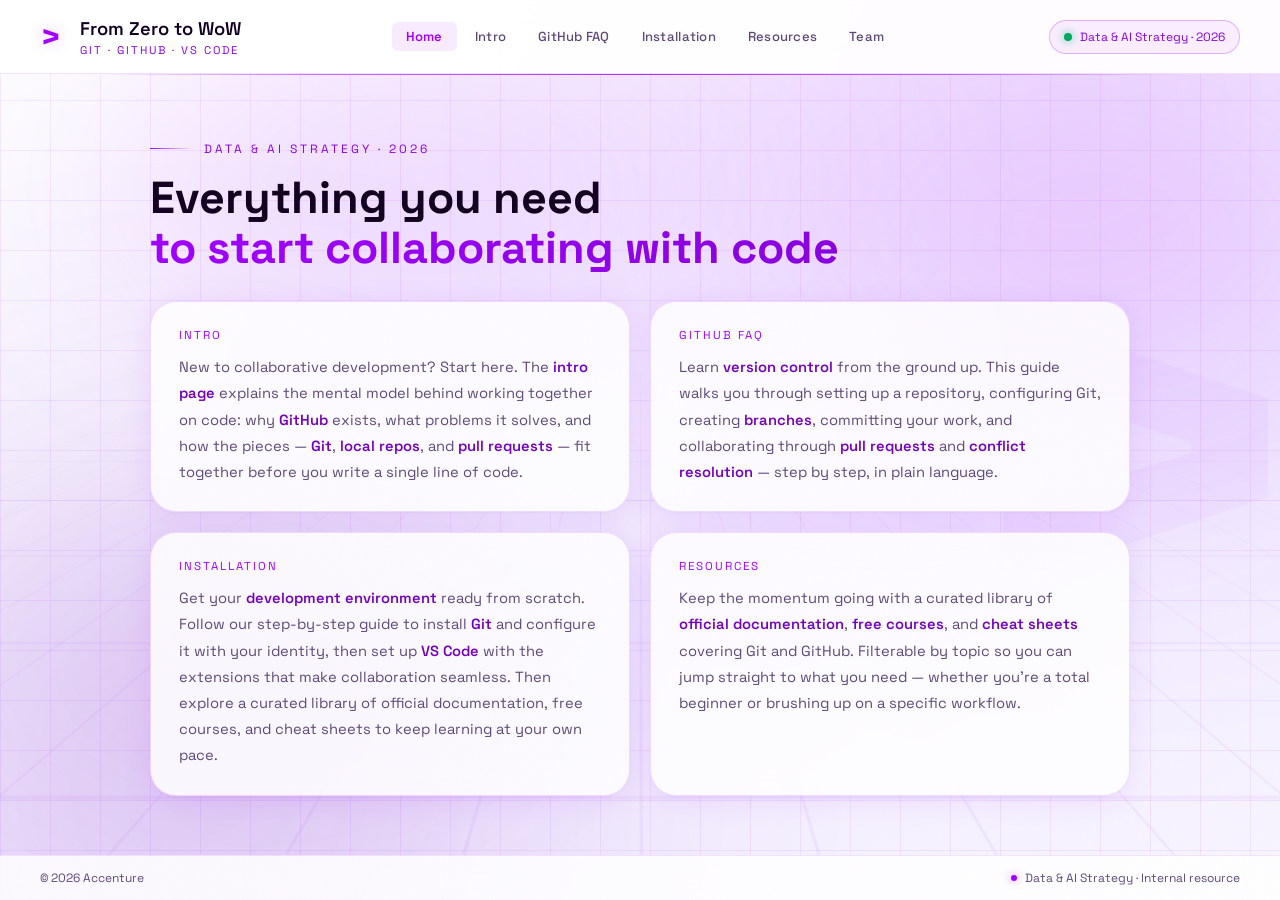
<file: index.html>
<!doctype html>
<html lang="en">
  <head>
    <meta charset="UTF-8" />
    <meta name="viewport" content="width=device-width, initial-scale=1.0" />
    <title>Collaborative Development</title>
    <link rel="icon" type="image/svg+xml" href="assets/favicon.svg" />
    <link
      href="https://fonts.googleapis.com/css2?family=Space+Grotesk:wght@300;400;500;600;700&display=swap"
      rel="stylesheet"
    />
    <link href="styles.css" rel="stylesheet" />
  </head>
  <body>
    <!-- FIXED BACKGROUND LAYERS -->
    <div class="bg-grid"></div>
    <div class="bg-glow bg-glow-1"></div>
    <div class="bg-glow bg-glow-2"></div>
    <div class="bg-symbol">></div>

    <!-- FX: SCANLINES (fixed full-page, CRT overlay) -->
    <div class="fx-scanlines" aria-hidden="true"></div>

    <!-- FX: FILM GRAIN (fixed full-page, SVG noise) -->
    <div class="fx-grain" aria-hidden="true"></div>

    <header id="header">
      <div class="header-left">
        <span class="logo-accent">></span>
        <div class="header-title">
          <h1>From Zero to WoW</h1>
          <div class="header-subtitle">
            Git &middot; GitHub &middot; VS Code
          </div>
        </div>
      </div>
      <nav class="header-nav" aria-label="Site navigation">
        <a href="index.html" class="active">Home</a>
        <a href="pages/intro/intro.html">Intro</a>
        <a href="pages/git-github/git-github.html">GitHub FAQ</a>
        <a href="pages/installation/installation.html">Installation</a>
        <a href="pages/docs/docs.html">Resources</a>
        <a href="pages/team/team.html">Team</a>
      </nav>
      <div class="header-badge">
        <span class="live-dot"></span>
        <span>Data & AI Strategy &middot; 2026</span>
      </div>
    </header>

    <main>
      <!-- FX: AURORA (morphing blobs, screen blend) -->
      <div class="fx-aurora" aria-hidden="true">
        <div class="fx-aurora-1"></div>
        <div class="fx-aurora-2"></div>
        <div class="fx-aurora-3"></div>
        <div class="fx-aurora-4"></div>
      </div>

      <!-- FX: PERSPECTIVE GRID (synthwave floor, bottom) -->
      <div class="fx-perspective-grid" aria-hidden="true"></div>

      <!-- CONTENT -->
      <div class="content-wrapper">
        <div class="kicker">Data &amp; AI Strategy &middot; 2026</div>
        <h2 class="hero-title">
          Everything you need<br />
          <span>to start collaborating with code</span>
        </h2>
        <div class="cards-grid">
          <div class="card">
            <span class="card-eyebrow">Intro</span>
            <p>
              New to collaborative development? Start here. The
              <span
                class="hl"
                data-tip="A shared filing cabinet for your team — everyone accesses the same files, works on their own copy, and brings changes back safely."
                >intro page</span
              >
              explains the mental model behind working together on code: why
              <span
                class="hl"
                data-tip="A version-control platform where your team's codebase lives, with full history of every change ever made."
                >GitHub</span
              >
              exists, what problems it solves, and how the pieces —
              <span
                class="hl"
                data-tip="Your local history tool that tracks every change you make before you share them with the team."
                >Git</span
              >,
              <span
                class="hl"
                data-tip="Your personal copy of the codebase where you make and test changes before sharing."
                >local repos</span
              >, and
              <span
                class="hl"
                data-tip="Proposed changes waiting to be reviewed and merged into the shared codebase."
                >pull requests</span
              >
              &mdash; fit together before you write a single line of code.
            </p>
          </div>
          <div class="card">
            <span class="card-eyebrow">GitHub FAQ</span>
            <p>
              Learn
              <span
                class="hl"
                data-tip="Track every change, branch freely, and never lose your work again."
                >version control</span
              >
              from the ground up. This guide walks you through setting up a
              repository, configuring Git, creating
              <span
                class="hl"
                data-tip="Your own isolated copy of the codebase — experiment freely without affecting anyone else."
                >branches</span
              >, committing your work, and collaborating through
              <span
                class="hl"
                data-tip="The formal way to propose changes and get them reviewed before they land in the shared codebase."
                >pull requests</span
              >
              and
              <span
                class="hl"
                data-tip="When two people edit the same thing, Git flags the clash so you can decide which version to keep."
                >conflict resolution</span
              >
              &mdash; step by step, in plain language.
            </p>
          </div>
          <div class="card">
            <span class="card-eyebrow">Installation</span>
            <p>
              Get your
              <span
                class="hl"
                data-tip="A powerful, free code editor with built-in Git support and a huge extension library."
                >development environment</span
              >
              ready from scratch. Follow our step-by-step guide to install
              <span
                class="hl"
                data-tip="The version-control engine that runs under the hood — required before you can push, pull, or branch anything."
                >Git</span
              >
              and configure it with your identity, then set up
              <span
                class="hl"
                data-tip="A powerful, free code editor with built-in Git support, a terminal, and a huge extension library."
                >VS Code</span
              >
              with the extensions that make collaboration seamless. Then explore
              a curated library of official documentation, free courses, and
              cheat sheets to keep learning at your own pace.
            </p>
          </div>
          <div class="card">
            <span class="card-eyebrow">Resources</span>
            <p>
              Keep the momentum going with a curated library of
              <span
                class="hl"
                data-tip="Straight from the source — Git SCM, GitHub Docs, and VS Code official references."
                >official documentation</span
              >,
              <span
                class="hl"
                data-tip="Structured courses and tutorials available at no cost — learn at your own pace."
                >free courses</span
              >, and
              <span
                class="hl"
                data-tip="Printable quick-reference cards so you never forget the commands you need most."
                >cheat sheets</span
              >
              covering Git and GitHub. Filterable by topic so you can
              jump straight to what you need — whether you&rsquo;re a total
              beginner or brushing up on a specific workflow.
            </p>
          </div>
        </div>
      </div>
    </main>

    <footer>
      <p>&copy; 2026 Accenture</p>
      <p class="footer-pill">
        Data &amp; AI Strategy &middot; Internal resource
      </p>
    </footer>

    <script src="script.js"></script>
  </body>
</html>
</file>
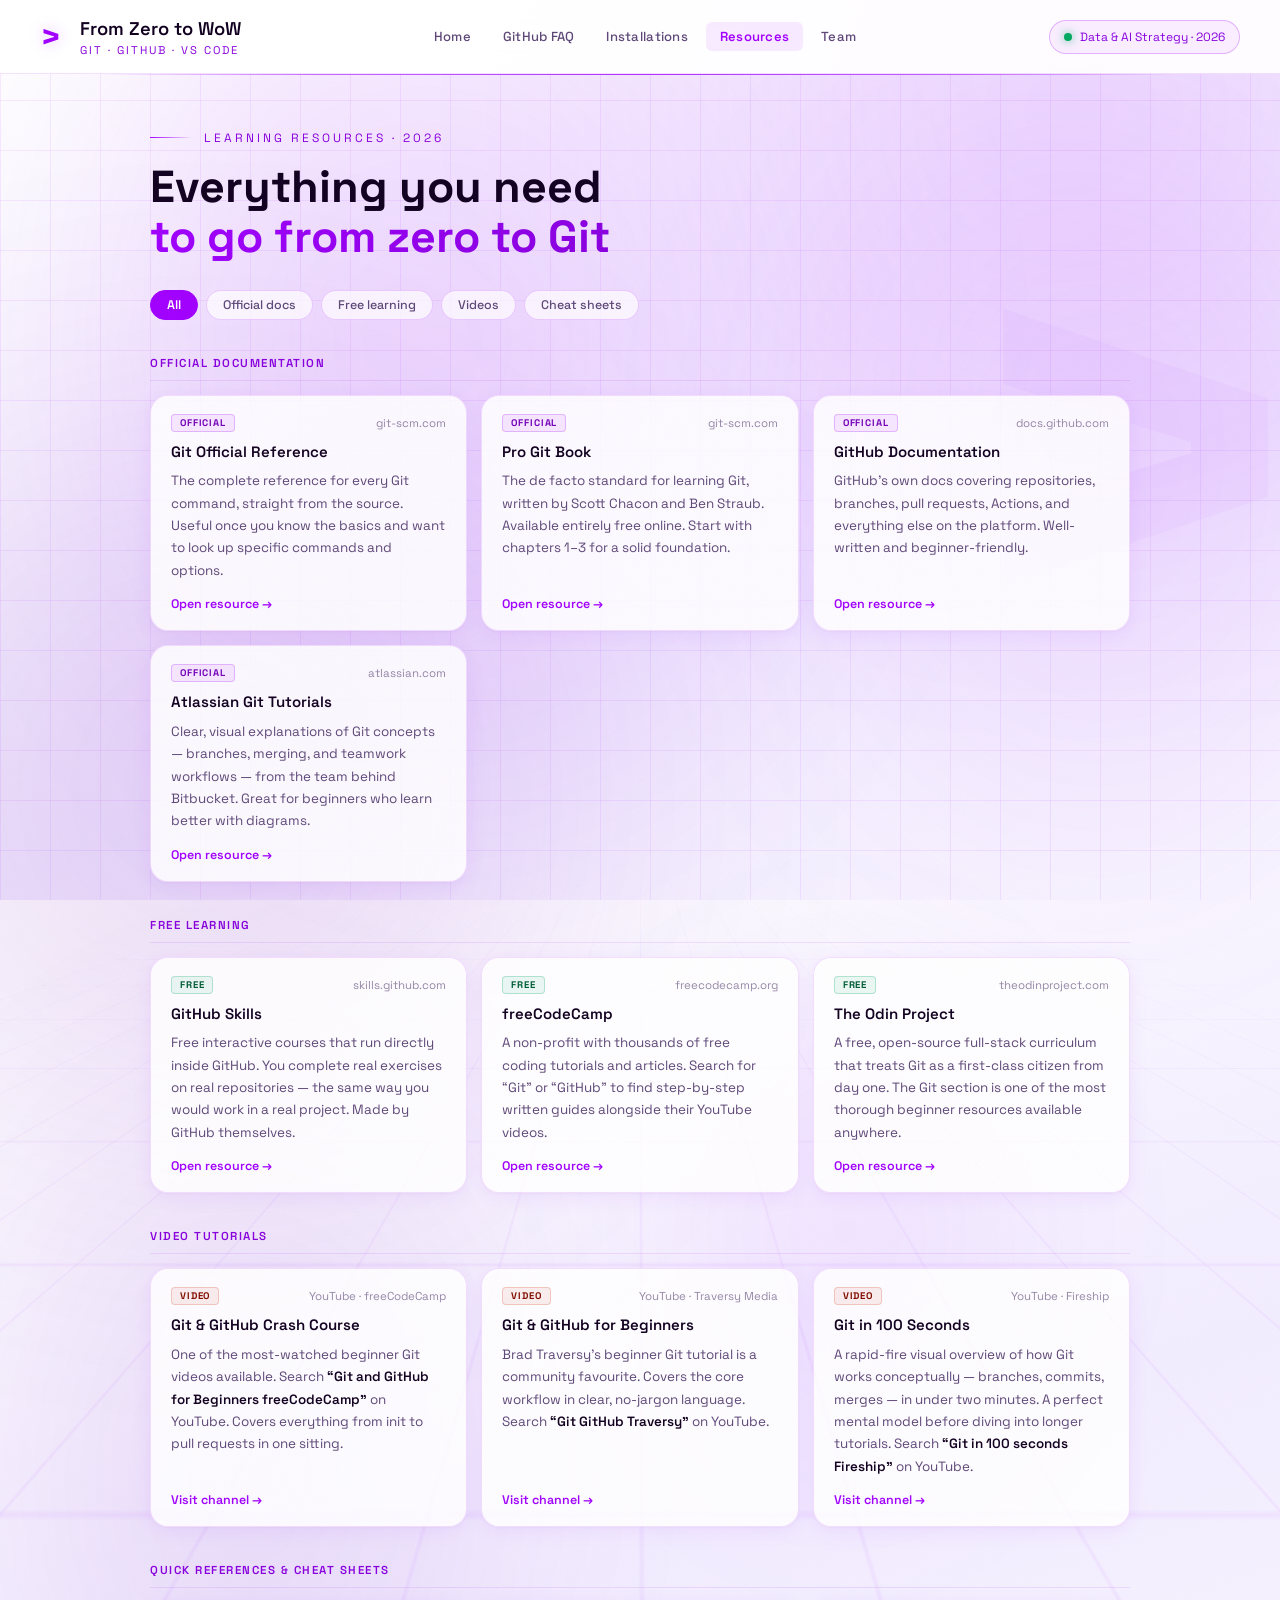
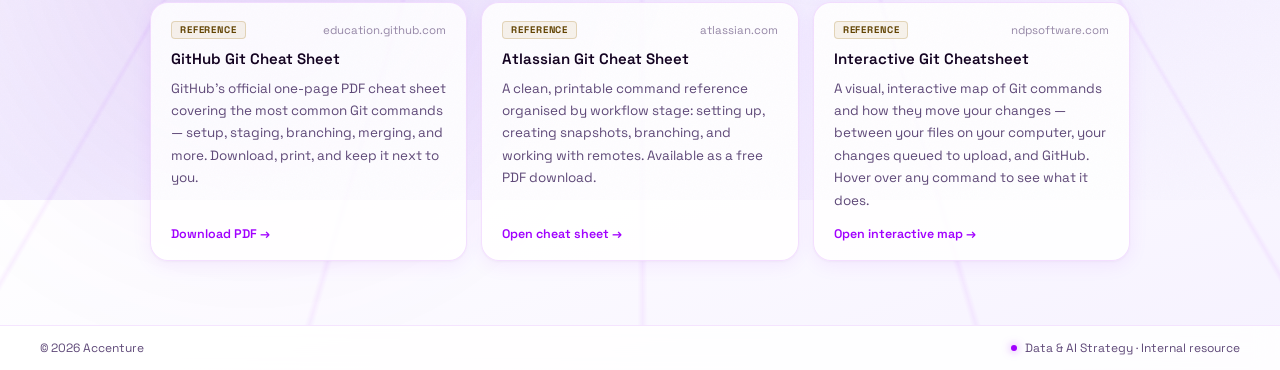
<file: pages/docs.html>
<!doctype html>
<html lang="en">
  <head>
    <meta charset="UTF-8" />
    <meta name="viewport" content="width=device-width, initial-scale=1.0" />
    <title>Collaborative Development</title>
    <link rel="icon" type="image/svg+xml" href="../assets/favicon.svg" />
    <link
      href="https://fonts.googleapis.com/css2?family=Space+Grotesk:wght@300;400;500;600;700&display=swap"
      rel="stylesheet"
    />
    <link href="../styles.css" rel="stylesheet" />
    <link href="docs.css" rel="stylesheet" />
  </head>
  <body class="page-docs">
    <!-- FIXED BACKGROUND LAYERS -->
    <div class="bg-grid"></div>
    <div class="bg-glow bg-glow-1"></div>
    <div class="bg-glow bg-glow-2"></div>
    <div class="bg-symbol">></div>

    <!-- FX: SCANLINES -->
    <div class="fx-scanlines" aria-hidden="true"></div>

    <!-- FX: FILM GRAIN -->
    <div class="fx-grain" aria-hidden="true"></div>

    <header id="header">
      <div class="header-left">
        <span class="logo-accent">></span>
        <div class="header-title">
          <h1>From Zero to WoW</h1>
          <div class="header-subtitle">
            Git &middot; GitHub &middot; VS Code
          </div>
        </div>
      </div>
      <nav class="header-nav" aria-label="Site navigation">
        <a href="../index.html">Home</a>
        <a href="git-github.html">GitHub FAQ</a>
        <a href="vscode.html">Installations</a>
        <a href="docs.html" class="active">Resources</a>
        <a href="team.html">Team</a>
      </nav>
      <div class="header-badge">
        <span class="live-dot"></span>
        <span>Data &amp; AI Strategy &middot; 2026</span>
      </div>
    </header>

    <main>
      <!-- FX: AURORA -->
      <div class="fx-aurora" aria-hidden="true">
        <div class="fx-aurora-1"></div>
        <div class="fx-aurora-2"></div>
        <div class="fx-aurora-3"></div>
        <div class="fx-aurora-4"></div>
      </div>

      <!-- FX: PERSPECTIVE GRID -->
      <div class="fx-perspective-grid" aria-hidden="true"></div>

      <!-- CONTENT -->
      <div class="content-wrapper">
        <div class="kicker">Learning resources &middot; 2026</div>
        <h2 class="hero-title">
          Everything you need<br />
          <span>to go from zero to Git</span>
        </h2>

        <!-- FILTER TABS -->
        <div class="filter-tabs" role="tablist" aria-label="Filter resources">
          <button
            class="filter-tab active"
            data-filter="all"
            role="tab"
            aria-selected="true"
          >All</button>
          <button
            class="filter-tab"
            data-filter="official"
            role="tab"
            aria-selected="false"
          >Official docs</button>
          <button
            class="filter-tab"
            data-filter="free"
            role="tab"
            aria-selected="false"
          >Free learning</button>
          <button
            class="filter-tab"
            data-filter="video"
            role="tab"
            aria-selected="false"
          >Videos</button>
          <button
            class="filter-tab"
            data-filter="reference"
            role="tab"
            aria-selected="false"
          >Cheat sheets</button>
        </div>

        <!-- OFFICIAL DOCS -->
        <div class="resource-section" data-category="official">
          <p class="resource-section-title">Official documentation</p>
          <div class="resource-grid">

            <div class="resource-card">
              <div class="resource-card-meta">
                <span class="resource-type resource-type--official">Official</span>
                <span class="resource-platform">git-scm.com</span>
              </div>
              <h3 class="resource-title">Git Official Reference</h3>
              <p class="resource-desc">
                The complete reference for every Git command, straight from the
                source. Useful once you know the basics and want to look up
                specific commands and options.
              </p>
              <a
                href="https://git-scm.com/doc"
                target="_blank"
                rel="noopener"
                class="resource-link"
              >Open resource &rarr;</a>
            </div>

            <div class="resource-card">
              <div class="resource-card-meta">
                <span class="resource-type resource-type--official">Official</span>
                <span class="resource-platform">git-scm.com</span>
              </div>
              <h3 class="resource-title">Pro Git Book</h3>
              <p class="resource-desc">
                The de facto standard for learning Git, written by Scott Chacon
                and Ben Straub. Available entirely free online. Start with
                chapters 1&ndash;3 for a solid foundation.
              </p>
              <a
                href="https://git-scm.com/book/en/v2"
                target="_blank"
                rel="noopener"
                class="resource-link"
              >Open resource &rarr;</a>
            </div>

            <div class="resource-card">
              <div class="resource-card-meta">
                <span class="resource-type resource-type--official">Official</span>
                <span class="resource-platform">docs.github.com</span>
              </div>
              <h3 class="resource-title">GitHub Documentation</h3>
              <p class="resource-desc">
                GitHub's own docs covering repositories, branches, pull
                requests, Actions, and everything else on the platform.
                Well-written and beginner-friendly.
              </p>
              <a
                href="https://docs.github.com"
                target="_blank"
                rel="noopener"
                class="resource-link"
              >Open resource &rarr;</a>
            </div>

            <div class="resource-card">
              <div class="resource-card-meta">
                <span class="resource-type resource-type--official">Official</span>
                <span class="resource-platform">atlassian.com</span>
              </div>
              <h3 class="resource-title">Atlassian Git Tutorials</h3>
              <p class="resource-desc">
                Clear, visual explanations of Git concepts — branches, merging,
                and teamwork workflows — from the team behind Bitbucket. Great
                for beginners who learn better with diagrams.
              </p>
              <a
                href="https://www.atlassian.com/git/tutorials"
                target="_blank"
                rel="noopener"
                class="resource-link"
              >Open resource &rarr;</a>
            </div>

          </div>
        </div>

        <!-- FREE LEARNING -->
        <div class="resource-section" data-category="free">
          <p class="resource-section-title">Free learning</p>
          <div class="resource-grid">

            <div class="resource-card">
              <div class="resource-card-meta">
                <span class="resource-type resource-type--free">Free</span>
                <span class="resource-platform">skills.github.com</span>
              </div>
              <h3 class="resource-title">GitHub Skills</h3>
              <p class="resource-desc">
                Free interactive courses that run directly inside GitHub. You
                complete real exercises on real repositories — the same way you
                would work in a real project. Made by GitHub themselves.
              </p>
              <a
                href="https://skills.github.com"
                target="_blank"
                rel="noopener"
                class="resource-link"
              >Open resource &rarr;</a>
            </div>

            <div class="resource-card">
              <div class="resource-card-meta">
                <span class="resource-type resource-type--free">Free</span>
                <span class="resource-platform">freecodecamp.org</span>
              </div>
              <h3 class="resource-title">freeCodeCamp</h3>
              <p class="resource-desc">
                A non-profit with thousands of free coding tutorials and
                articles. Search for &ldquo;Git&rdquo; or &ldquo;GitHub&rdquo;
                to find step-by-step written guides alongside their YouTube
                videos.
              </p>
              <a
                href="https://www.freecodecamp.org"
                target="_blank"
                rel="noopener"
                class="resource-link"
              >Open resource &rarr;</a>
            </div>

            <div class="resource-card">
              <div class="resource-card-meta">
                <span class="resource-type resource-type--free">Free</span>
                <span class="resource-platform">theodinproject.com</span>
              </div>
              <h3 class="resource-title">The Odin Project</h3>
              <p class="resource-desc">
                A free, open-source full-stack curriculum that treats Git as a
                first-class citizen from day one. The Git section is one of the
                most thorough beginner resources available anywhere.
              </p>
              <a
                href="https://www.theodinproject.com"
                target="_blank"
                rel="noopener"
                class="resource-link"
              >Open resource &rarr;</a>
            </div>

          </div>
        </div>

        <!-- VIDEO TUTORIALS -->
        <div class="resource-section" data-category="video">
          <p class="resource-section-title">Video tutorials</p>
          <div class="resource-grid">

            <div class="resource-card">
              <div class="resource-card-meta">
                <span class="resource-type resource-type--video">Video</span>
                <span class="resource-platform">YouTube &middot; freeCodeCamp</span>
              </div>
              <h3 class="resource-title">Git &amp; GitHub Crash Course</h3>
              <p class="resource-desc">
                One of the most-watched beginner Git videos available. Search
                <strong>&ldquo;Git and GitHub for Beginners freeCodeCamp&rdquo;</strong>
                on YouTube. Covers everything from init to pull requests in one
                sitting.
              </p>
              <a
                href="https://www.youtube.com/@freecodecamp"
                target="_blank"
                rel="noopener"
                class="resource-link"
              >Visit channel &rarr;</a>
            </div>

            <div class="resource-card">
              <div class="resource-card-meta">
                <span class="resource-type resource-type--video">Video</span>
                <span class="resource-platform">YouTube &middot; Traversy Media</span>
              </div>
              <h3 class="resource-title">Git &amp; GitHub for Beginners</h3>
              <p class="resource-desc">
                Brad Traversy's beginner Git tutorial is a community favourite.
                Covers the core workflow in clear, no-jargon language. Search
                <strong>&ldquo;Git GitHub Traversy&rdquo;</strong> on YouTube.
              </p>
              <a
                href="https://www.youtube.com/@TraversyMedia"
                target="_blank"
                rel="noopener"
                class="resource-link"
              >Visit channel &rarr;</a>
            </div>

            <div class="resource-card">
              <div class="resource-card-meta">
                <span class="resource-type resource-type--video">Video</span>
                <span class="resource-platform">YouTube &middot; Fireship</span>
              </div>
              <h3 class="resource-title">Git in 100 Seconds</h3>
              <p class="resource-desc">
                A rapid-fire visual overview of how Git works conceptually &mdash;
                branches, commits, merges &mdash; in under two minutes. A
                perfect mental model before diving into longer tutorials. Search
                <strong>&ldquo;Git in 100 seconds Fireship&rdquo;</strong> on YouTube.
              </p>
              <a
                href="https://www.youtube.com/@Fireship"
                target="_blank"
                rel="noopener"
                class="resource-link"
              >Visit channel &rarr;</a>
            </div>

          </div>
        </div>

        <!-- QUICK REFERENCES -->
        <div class="resource-section" data-category="reference">
          <p class="resource-section-title">Quick references &amp; cheat sheets</p>
          <div class="resource-grid">

            <div class="resource-card">
              <div class="resource-card-meta">
                <span class="resource-type resource-type--reference">Reference</span>
                <span class="resource-platform">education.github.com</span>
              </div>
              <h3 class="resource-title">GitHub Git Cheat Sheet</h3>
              <p class="resource-desc">
                GitHub's official one-page PDF cheat sheet covering the most
                common Git commands &mdash; setup, staging, branching, merging,
                and more. Download, print, and keep it next to you.
              </p>
              <a
                href="https://education.github.com/git-cheat-sheet-education.pdf"
                target="_blank"
                rel="noopener"
                class="resource-link"
              >Download PDF &rarr;</a>
            </div>

            <div class="resource-card">
              <div class="resource-card-meta">
                <span class="resource-type resource-type--reference">Reference</span>
                <span class="resource-platform">atlassian.com</span>
              </div>
              <h3 class="resource-title">Atlassian Git Cheat Sheet</h3>
              <p class="resource-desc">
                A clean, printable command reference organised by workflow stage:
                setting up, creating snapshots, branching, and working with
                remotes. Available as a free PDF download.
              </p>
              <a
                href="https://www.atlassian.com/git/tutorials/atlassian-git-cheatsheet"
                target="_blank"
                rel="noopener"
                class="resource-link"
              >Open cheat sheet &rarr;</a>
            </div>

            <div class="resource-card">
              <div class="resource-card-meta">
                <span class="resource-type resource-type--reference">Reference</span>
                <span class="resource-platform">ndpsoftware.com</span>
              </div>
              <h3 class="resource-title">Interactive Git Cheatsheet</h3>
              <p class="resource-desc">
                A visual, interactive map of Git commands and how they move your
                changes — between your files on your computer, your changes
                queued to upload, and GitHub. Hover over any command to see
                what it does.
              </p>
              <a
                href="http://ndpsoftware.com/git-cheatsheet.html#loc=index"
                target="_blank"
                rel="noopener"
                class="resource-link"
              >Open interactive map &rarr;</a>
            </div>

          </div>
        </div>

      </div>
    </main>

    <footer>
      <p>&copy; 2026 Accenture</p>
      <p class="footer-pill">
        Data &amp; AI Strategy &middot; Internal resource
      </p>
    </footer>

    <script src="../script.js"></script>
    <script src="docs.js"></script>
  </body>
</html>
</file>
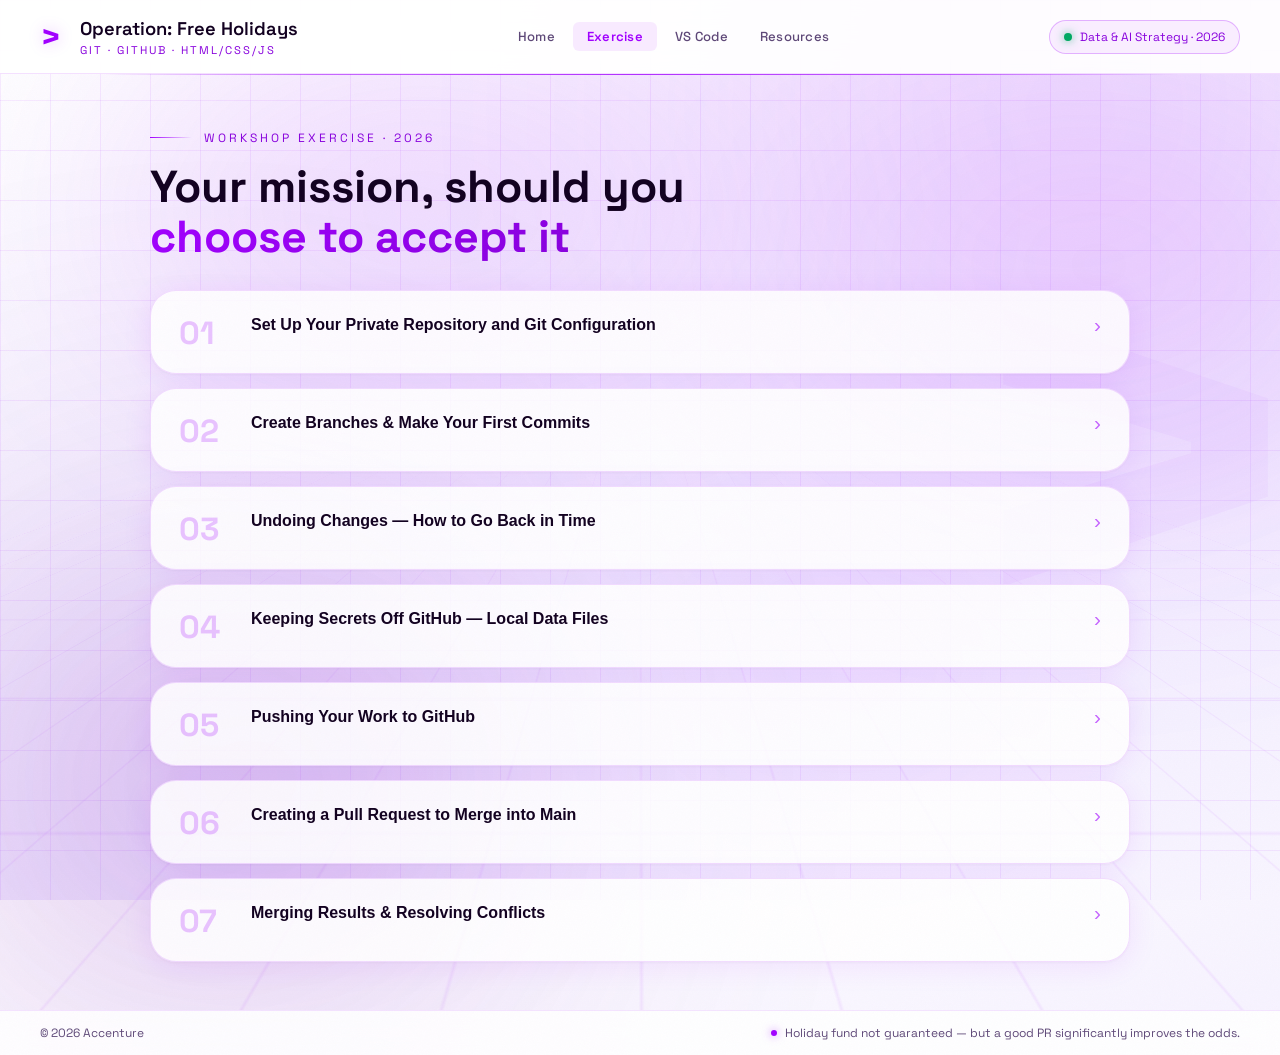
<file: pages/exercise.html>
<!doctype html>
<html lang="en">
  <head>
    <meta charset="UTF-8" />
    <meta name="viewport" content="width=device-width, initial-scale=1.0" />
    <title>FZTW - The Exercise</title>
    <link rel="icon" type="image/svg+xml" href="../assets/favicon.svg" />
    <link
      href="https://fonts.googleapis.com/css2?family=Space+Grotesk:wght@300;400;500;600;700&display=swap"
      rel="stylesheet"
    />
    <link href="../styles.css" rel="stylesheet" />
    <link href="exercise.css" rel="stylesheet" />
  </head>
  <body class="page-exercise">
    <!-- FIXED BACKGROUND LAYERS -->
    <div class="bg-grid"></div>
    <div class="bg-glow bg-glow-1"></div>
    <div class="bg-glow bg-glow-2"></div>
    <div class="bg-symbol">></div>

    <!-- FX: SCANLINES -->
    <div class="fx-scanlines" aria-hidden="true"></div>

    <!-- FX: FILM GRAIN -->
    <div class="fx-grain" aria-hidden="true"></div>

    <header id="header">
      <div class="header-left">
        <span class="logo-accent">></span>
        <div class="header-title">
          <h1>Operation: Free Holidays</h1>
          <div class="header-subtitle">
            Git &middot; GitHub &middot; HTML/CSS/JS
          </div>
        </div>
      </div>
      <nav class="header-nav" aria-label="Site navigation">
        <a href="../index.html">Home</a>
        <a href="exercise.html" class="active">Exercise</a>
        <a href="vscode.html">VS Code</a>
        <a href="docs.html">Resources</a>
      </nav>
      <div class="header-badge">
        <span class="live-dot"></span>
        <span>Data & AI Strategy &middot; 2026</span>
      </div>
    </header>

    <main>
      <!-- FX: AURORA -->
      <div class="fx-aurora" aria-hidden="true">
        <div class="fx-aurora-1"></div>
        <div class="fx-aurora-2"></div>
        <div class="fx-aurora-3"></div>
        <div class="fx-aurora-4"></div>
      </div>

      <!-- FX: PERSPECTIVE GRID -->
      <div class="fx-perspective-grid" aria-hidden="true"></div>

      <!-- CONTENT -->
      <div class="content-wrapper">
        <div class="kicker">Workshop exercise &middot; 2026</div>
        <h2 class="hero-title">
          Your mission, should you<br />
          <span>choose to accept it</span>
        </h2>

        <div class="step-list">
          <div class="step-card collapsible" id="step-01">
            <div class="step-number">01</div>
            <div class="step-body">
              <button
                class="step-toggle"
                aria-expanded="false"
                aria-controls="step-01-content"
              >
                <h3>Set Up Your Private Repository and Git Configuration</h3>
                <span class="step-toggle-icon" aria-hidden="true">›</span>
              </button>
              <div class="step-content" id="step-01-content" role="region">
                <div class="exercise-intro">
                  <p>
                    A <strong>repository</strong> ("repo") is your project's
                    home on the internet — a shared folder that records every
                    change your team makes over time. <strong>One person per
                    team</strong> acts as the repository owner and completes
                    Parts 1 and 2. Once that is done,
                    <strong>every team member</strong> — including the owner —
                    completes Part 3 to get a local copy on their own computer.
                  </p>
                </div>

                <!-- SHARED: PARTS 1 & 2 -->
                <p class="method-section-title">
                  Part 1 &mdash; Create the repository on GitHub
                  <span class="role-tag">Repo owner only</span>
                </p>
                <p class="method-step">
                  <strong>1.</strong> Go to github.com and sign in.
                </p>
                <p class="method-step">
                  <strong>2.</strong> Click the green <strong>New</strong>
                  button on the top-left of the screen.
                </p>
                <p class="method-step">
                  <strong>3.</strong> Give it a name, for example:
                  <code class="cmd-inline">team-holiday-proposal</code>.
                </p>
                <div class="warning-note">
                  ⚠️&nbsp; <strong>Set visibility to Private.</strong> This is
                  essential &mdash; you do not want Jaime reading your draft
                  arguments before you are ready to present them.
                </div>
                <p class="method-step">
                  <strong>4.</strong> Leave all other options as they are and
                  click <strong>Create repository</strong>.
                </p>

                <p class="method-section-title">
                  Part 2 &mdash; Add your collaborators
                  <span class="role-tag">Repo owner only</span>
                </p>
                <p class="method-step">
                  <strong>1.</strong> Inside your new repository, click
                  <strong>Settings</strong> &rarr;
                  <strong>Collaborators</strong> (left sidebar).
                </p>
                <p class="method-step">
                  <strong>2.</strong> Click <strong>Add people</strong> and
                  enter each team member's GitHub username or email address.
                </p>
                <p class="method-step">
                  <strong>3.</strong> Each person will receive an email
                  invitation. They must accept it before they can contribute.
                </p>

                <!-- PART 3: GIT CONFIG -->
                <p class="method-section-title">
                  Part 3 &mdash; Set up your Git identity
                  <span class="role-tag role-tag--all">Everyone</span>
                </p>
                <p class="method-step">
                  Before anyone can commit, Git needs to know who you are. Every
                  commit is permanently stamped with a name and email — this is
                  how your team (and Jaime) will know who made which change in
                  the project history. You only need to do this once per
                  computer.
                </p>

                <div class="method-block">
                  <div class="method-header">
                    <span class="method-tag">Option A</span>
                    Using Claude Code
                  </div>
                  <div class="method-body">
                    <p class="method-step">
                      <strong>1.</strong> Open PowerShell and type
                      <code class="cmd-inline">claude</code> to start Claude Code.
                    </p>
                    <p class="method-step">
                      <strong>2.</strong> Ask it to configure your identity:
                    </p>
                    <div class="cmd-block">
                      "Set my global Git username to '[Your Name]' and my Git
                      email to '[your.email@accenture.com]'"
                    </div>
                    <p class="method-step">
                      <strong>3.</strong> Claude Code will run the two
                      configuration commands and confirm they were applied.
                    </p>
                    <p class="cmd-explain">
                      What is happening: Claude Code is running
                      <code class="cmd-inline">git config --global</code> on
                      your behalf — the same commands as Option B. The
                      <code class="cmd-inline">--global</code> flag means this
                      setting applies to every repository on your computer, not
                      just this one.
                    </p>
                  </div>
                </div>

                <div class="method-block">
                  <div class="method-header">
                    <span class="method-tag">Option B</span>
                    Using PowerShell + Git
                  </div>
                  <div class="method-body">
                    <p class="method-step">
                      Open PowerShell and run these two commands, replacing the
                      placeholder values with your own name and email:
                    </p>
                    <div class="cmd-block">git config --global user.name "Your Name"</div>
                    <p class="cmd-explain">
                      Sets the name that will appear on every commit you make.
                      Use your real name so your teammates can identify your
                      contributions at a glance.
                    </p>
                    <div class="cmd-block">git config --global user.email "your.email@accenture.com"</div>
                    <p class="cmd-explain">
                      Sets the email attached to your commits. Use your
                      Accenture email so your history matches your GitHub
                      account. The <code class="cmd-inline">--global</code>
                      flag applies this to all repositories on your computer —
                      you will not need to repeat it.
                    </p>
                    <div class="cmd-block">git config --global --list</div>
                    <p class="cmd-explain">
                      Optional but recommended: lists all your global Git
                      settings so you can confirm the name and email were saved
                      correctly before moving on.
                    </p>
                  </div>
                </div>

                <!-- PART 4: LOCAL COPY -->
                <p class="method-section-title">
                  Part 4 &mdash; Set up your local copy
                  <span class="role-tag role-tag--all">Everyone</span>
                </p>
                <p class="part-hint">
                  💡 To find your repository URL, open the repository on
                  GitHub, click the green <strong>Code</strong> button, make
                  sure <strong>HTTPS</strong> is selected, and copy the URL
                  shown there. It will look like
                  <code class="cmd-inline">https://github.com/username/repo-name.git</code>.
                </p>

                <div class="method-block">
                  <div class="method-header">
                    <span class="method-tag">Option A</span>
                    Using Claude Code
                  </div>
                  <div class="method-body">
                    <p class="method-step">
                      <strong>1.</strong> Open PowerShell, navigate to the
                      folder where you want to keep the project (for example,
                      your Documents folder), and type
                      <code class="cmd-inline">claude</code> to start Claude
                      Code.
                    </p>
                    <p class="method-step">
                      <strong>2.</strong> Tell it to clone your repository — for example:
                    </p>
                    <div class="cmd-block">
                      "Clone my GitHub repository
                      https://github.com/YOUR-USERNAME/team-holiday-proposal
                      into my current folder"
                    </div>
                    <p class="method-step">
                      <strong>3.</strong> Claude Code will download the
                      repository to your computer and confirm when it is ready.
                    </p>
                    <p class="cmd-explain">
                      What is happening: Claude Code is running
                      <code class="cmd-inline">git clone</code> on your behalf
                      — the same command as Option B, but without you having to
                      type or remember it.
                    </p>
                  </div>
                </div>

                <div class="method-block">
                  <div class="method-header">
                    <span class="method-tag">Option B</span>
                    Using PowerShell + Git
                  </div>
                  <div class="method-body">
                    <p class="method-step">
                      Open PowerShell and run these commands one at a time:
                    </p>
                    <div class="cmd-block">
                      git clone
                      https://github.com/YOUR-USERNAME/team-holiday-proposal.git
                    </div>
                    <p class="cmd-explain">
                      Downloads the repository from GitHub to your computer and
                      sets up the connection between the two automatically.
                      Think of it as syncing a shared drive for the first time
                      &mdash; after this, changes flow both ways.
                    </p>
                    <div class="cmd-block">cd team-holiday-proposal</div>
                    <p class="cmd-explain">
                      Moves your terminal session into the repository folder.
                      <strong>This is essential</strong> — Git commands only
                      work when PowerShell is inside the right folder. Think of
                      it as opening the right drawer before looking for a file.
                      Every time you open a new PowerShell window, this is the
                      first command you must run before doing anything else with
                      Git. If you are unsure which folder you are in, you can
                      always type <code class="cmd-inline">pwd</code> ("print
                      working directory") to see the full path.
                    </p>
                    <div class="cmd-block">git status</div>
                    <p class="cmd-explain">
                      A quick health check: shows which files exist, which ones
                      have been changed, and which changes are ready to be
                      saved. Get into the habit of running this often &mdash;
                      it never hurts.
                    </p>
                  </div>
                </div>
              </div>
            </div>
          </div>

          <div class="step-card collapsible" id="step-02">
            <div class="step-number">02</div>
            <div class="step-body">
              <button
                class="step-toggle"
                aria-expanded="false"
                aria-controls="step-02-content"
              >
                <h3>Create Branches &amp; Make Your First Commits</h3>
                <span class="step-toggle-icon" aria-hidden="true">›</span>
              </button>
              <div class="step-content" id="step-02-content" role="region">
                <div class="exercise-intro">
                  <p>
                    With your shared repository in place, it is time for each
                    team member to start contributing. In this exercise everyone
                    creates their own <strong>branch</strong>, makes changes to
                    the project, and <strong>commits</strong> those changes.
                    Pull requests and merging come later — for now the goal is
                    to get comfortable with the core rhythm of working in Git.
                  </p>
                </div>

                <!-- CONCEPTS -->
                <div class="concept-block">
                  <p class="concept-label">What is a branch?</p>
                  <p>
                    Think of the repository as a shared document your whole
                    team is working on. A branch is your own private copy of
                    that document. You can edit it as much as you want without
                    touching what your teammates are doing. Only when you are
                    happy with your changes will your version be brought back
                    together with everyone else's — and that is the next
                    exercise.
                  </p>
                </div>

                <div class="concept-block">
                  <p class="concept-label">What is a commit?</p>
                  <p>
                    A commit is Git's version of pressing Save — but smarter.
                    Every time you commit, Git takes a permanent snapshot of
                    your changes and stores it alongside a message you write
                    explaining what you did. If something breaks later, you can
                    scroll back through your commits like a timeline and restore
                    any previous state. Think of commits like checkpoints in a
                    video game: the more frequently you save, the less you lose
                    if something goes wrong.
                  </p>
                </div>

                <div class="concept-block concept-block--highlight">
                  <p class="concept-label">Commit best practices — overdo it</p>
                  <ul class="tips-list">
                    <li>Commit early and often. Do not wait until the end of your session.</li>
                    <li>Each commit should represent one completed thought — adding a paragraph, fixing a typo, updating a section heading.</li>
                    <li>Write messages in plain English: <em>"Add intro paragraph for the holiday pitch"</em> is good. <em>"stuff"</em> or <em>"changes"</em> is not.</li>
                    <li>A good rule of thumb: your message should complete the sentence <em>"If applied, this commit will&hellip;"</em></li>
                    <li>There is no such thing as too many commits. You cannot overdo it.</li>
                  </ul>
                </div>

                <!-- PART 1 -->
                <p class="method-section-title">
                  Part 1 &mdash; Create your branch
                  <span class="role-tag role-tag--all">Everyone</span>
                </p>
                <p class="method-step">
                  Each team member does this independently on their own
                  computer. Use your own name or initials in the branch name so
                  it is easy to identify whose branch is whose.
                </p>
                <div class="part-hint">
                  📁&nbsp; <strong>Before running any commands</strong>, make
                  sure PowerShell is open and your terminal is inside the
                  repository folder. Every time you start a new session you
                  need to navigate back into it:
                  <div style="margin-top: 8px;">
                    <code class="cmd-inline">cd team-holiday-proposal</code>
                  </div>
                  If you are not sure where the folder is, right-click it in
                  File Explorer, select <strong>Copy as path</strong>, and
                  paste that after <code class="cmd-inline">cd</code>. All Git
                  commands — in this exercise and every exercise from here on —
                  must be run from inside this folder.
                </div>

                <div class="method-block">
                  <div class="method-header">
                    <span class="method-tag">Option A</span>
                    Using Claude Code
                  </div>
                  <div class="method-body">
                    <p class="method-step">
                      <strong>1.</strong> Open PowerShell, navigate to your
                      repository folder, and type
                      <code class="cmd-inline">claude</code> to start Claude Code.
                    </p>
                    <p class="method-step">
                      <strong>2.</strong> Ask it to create your branch:
                    </p>
                    <div class="cmd-block">
                      "Create a new Git branch called [branch-name]"
                    </div>
                    <p class="method-step">
                      <strong>3.</strong> Claude Code will confirm the branch
                      was created and that you are now on it.
                    </p>
                    <p class="cmd-explain">
                      What is happening: Claude Code is running
                      <code class="cmd-inline">git checkout -b [branch-name]</code>
                      — a command that creates the branch and switches you to it
                      in one step.
                    </p>
                  </div>
                </div>

                <div class="method-block">
                  <div class="method-header">
                    <span class="method-tag">Option B</span>
                    Using PowerShell + Git
                  </div>
                  <div class="method-body">
                    <div class="cmd-block">git checkout -b [branch-name]</div>
                    <p class="cmd-explain">
                      Creates a new branch with that name and immediately
                      switches you to it. The <code class="cmd-inline">-b</code>
                      flag means "create and switch". From this point on, all
                      your changes stay on this branch and do not affect your
                      teammates.
                    </p>
                    <div class="cmd-block">git branch</div>
                    <p class="cmd-explain">
                      Lists all branches in the repository. The one you are
                      currently on is marked with an asterisk (*). Run this to
                      confirm you are on the right branch before making any
                      changes.
                    </p>
                  </div>
                </div>

                <!-- PART 2 -->
                <p class="method-section-title">
                  Part 2 &mdash; Make changes and commit
                  <span class="role-tag role-tag--all">Everyone</span>
                </p>
                <p class="method-step">
                  Open the project files in your editor and make a change —
                  even adding a single line counts. Then commit it. Repeat this
                  cycle as many times as you like: <em>change something &rarr;
                  commit &rarr; change something &rarr; commit.</em>
                </p>

                <div class="method-block">
                  <div class="method-header">
                    <span class="method-tag">Option A</span>
                    Using Claude Code
                  </div>
                  <div class="method-body">
                    <p class="method-step">
                      <strong>1.</strong> After making changes to a file, ask
                      Claude Code to show you what changed:
                    </p>
                    <div class="cmd-block">"Show me what I have changed"</div>
                    <p class="cmd-explain">
                      Claude Code runs <code class="cmd-inline">git status</code>
                      and <code class="cmd-inline">git diff</code> and summarises
                      the changes in plain English.
                    </p>
                    <p class="method-step">
                      <strong>2.</strong> When you are ready to save, ask it to
                      commit:
                    </p>
                    <div class="cmd-block">
                      "Commit all my changes with the message 'Add [what you
                      changed]'"
                    </div>
                    <p class="cmd-explain">
                      Claude Code stages everything and creates the commit in
                      one go. The message you provide becomes the permanent
                      label for this snapshot — make it descriptive.
                    </p>
                    <p class="method-step">
                      <strong>3.</strong> Repeat every time you finish
                      something meaningful. Ask Claude Code to commit as often
                      as you need — there is no limit.
                    </p>
                  </div>
                </div>

                <div class="method-block">
                  <div class="method-header">
                    <span class="method-tag">Option B</span>
                    Using PowerShell + Git
                  </div>
                  <div class="method-body">
                    <p class="method-step">
                      Run these three commands every time you want to save your
                      progress. Think of it as your commit routine.
                    </p>
                    <div class="cmd-block">git status</div>
                    <p class="cmd-explain">
                      Shows every file you have changed since your last commit.
                      Run this first — always. It gives you a clear picture of
                      what is about to be saved.
                    </p>
                    <div class="cmd-block">git add .</div>
                    <p class="cmd-explain">
                      Stages all your changes, telling Git "include everything
                      in my next commit". If you only want to commit one
                      specific file, use
                      <code class="cmd-inline">git add filename</code> instead.
                    </p>
                    <div class="cmd-block">git commit -m "Add your message here"</div>
                    <p class="cmd-explain">
                      Creates the commit — your permanent snapshot. Replace the
                      message with something specific and meaningful:
                      <em>"Add hero section headline"</em> beats
                      <em>"update file"</em> every time. The
                      <code class="cmd-inline">-m</code> flag lets you write the
                      message inline.
                    </p>
                    <div class="warning-note">
                      🔁&nbsp; <strong>Repeat this routine often.</strong>
                      status &rarr; add &rarr; commit, every time you finish
                      something — even something small. The more commits you
                      have, the safer your work is and the easier it is for
                      your team to follow what you did.
                    </div>
                  </div>
                </div>

              </div>
            </div>
          </div>

          <div class="step-card collapsible" id="step-03">
            <div class="step-number">03</div>
            <div class="step-body">
              <button
                class="step-toggle"
                aria-expanded="false"
                aria-controls="step-03-content"
              >
                <h3>Undoing Changes &mdash; How to Go Back in Time</h3>
                <span class="step-toggle-icon" aria-hidden="true">›</span>
              </button>
              <div class="step-content" id="step-03-content" role="region">
                <div class="exercise-intro">
                  <p>
                    One of the biggest advantages of using Git is that
                    <strong>nothing is ever truly lost</strong>. Every commit
                    you have made is a permanent checkpoint you can return to at
                    any point. This section explains how to undo mistakes at
                    two different stages: before you have committed anything, and
                    after a commit has already been made.
                  </p>
                </div>

                <!-- CONCEPTS -->
                <div class="concept-block">
                  <p class="concept-label">Think of it like a timeline</p>
                  <p>
                    Every commit you make adds a new entry to your project's
                    timeline. If you make a change you regret, Git lets you
                    travel back to any earlier point on that timeline. The key
                    distinction is <em>when</em> you decide to undo:
                  </p>
                  <ul class="tips-list" style="margin-top: 10px;">
                    <li>
                      <strong>Before committing</strong> — your changes only
                      exist on your computer and have not been saved as a
                      checkpoint yet. Discarding them is instant and complete.
                    </li>
                    <li>
                      <strong>After committing</strong> — the checkpoint already
                      exists in the history. Git does not delete it; instead it
                      creates a <em>new</em> commit that undoes the previous one,
                      keeping the full history intact.
                    </li>
                  </ul>
                </div>

                <div class="concept-block concept-block--highlight">
                  <p class="concept-label">The safe approach: always use revert, not reset</p>
                  <p>
                    Git has a command called <code class="cmd-inline">git reset --hard</code>
                    that can permanently erase commits. <strong>Avoid it.</strong>
                    Instead, use <code class="cmd-inline">git revert</code> — it
                    achieves the same result by adding a new "undo" commit rather
                    than destroying history. Your teammates can always see what
                    happened and why, and nothing is lost if you change your mind
                    again later.
                  </p>
                </div>

                <!-- SCENARIO 1 -->
                <p class="method-section-title">
                  Scenario 1 &mdash; Discard uncommitted changes
                  <span class="role-tag role-tag--all">Everyone</span>
                </p>
                <p class="method-step">
                  You have edited a file but have <strong>not committed yet</strong>
                  and want to throw away those changes and go back to the last
                  saved version.
                </p>

                <div class="method-block">
                  <div class="method-header">
                    <span class="method-tag">Option A</span>
                    Using Claude Code
                  </div>
                  <div class="method-body">
                    <p class="method-step">
                      Ask Claude Code to discard the changes to a specific file:
                    </p>
                    <div class="cmd-block">
                      "Discard all my uncommitted changes to [filename] and
                      restore it to the last committed version"
                    </div>
                    <p class="cmd-explain">
                      Claude Code will confirm what you are about to lose and
                      ask you to confirm before running the command — a useful
                      safety net when you are not 100% sure.
                    </p>
                  </div>
                </div>

                <div class="method-block">
                  <div class="method-header">
                    <span class="method-tag">Option B</span>
                    Using PowerShell + Git
                  </div>
                  <div class="method-body">
                    <div class="cmd-block">git status</div>
                    <p class="cmd-explain">
                      Always start here. This shows exactly which files have
                      been changed so you know what you are about to restore.
                    </p>
                    <div class="cmd-block">git restore index.html</div>
                    <p class="cmd-explain">
                      Replaces the file with the version from your last commit,
                      discarding every edit you made since then. Replace
                      <code class="cmd-inline">index.html</code> with the name
                      of the file you want to restore. To discard all changed
                      files at once, use
                      <code class="cmd-inline">git restore .</code> (the dot
                      means "everything").
                    </p>
                    <div class="warning-note">
                      ⚠️&nbsp; <strong>This cannot be undone.</strong> Once you
                      run <code class="cmd-inline">git restore</code>, the
                      uncommitted changes are gone permanently. Make sure you
                      really do not need them before running it.
                    </div>
                  </div>
                </div>

                <!-- SCENARIO 2 -->
                <p class="method-section-title">
                  Scenario 2 &mdash; Undo a commit that has already been made
                  <span class="role-tag role-tag--all">Everyone</span>
                </p>
                <p class="method-step">
                  You have already committed a change and now want to undo it.
                  Git will not erase the original commit — it will create a new
                  one that reverses it, so the full history stays clean and
                  visible to your teammates.
                </p>

                <div class="method-block">
                  <div class="method-header">
                    <span class="method-tag">Option A</span>
                    Using Claude Code
                  </div>
                  <div class="method-body">
                    <p class="method-step">
                      <strong>1.</strong> First, ask Claude Code to show you
                      the recent history so you can identify which commit to
                      undo:
                    </p>
                    <div class="cmd-block">"Show me the last 10 commits in this repository"</div>
                    <p class="cmd-explain">
                      Claude Code will display a list of commits with their
                      dates, authors, and messages — easy to scan without
                      needing to read raw Git output.
                    </p>
                    <p class="method-step">
                      <strong>2.</strong> Once you have identified the commit
                      you want to undo, ask Claude Code to revert it:
                    </p>
                    <div class="cmd-block">
                      "Revert the commit with the message '[the commit message
                      you want to undo]'"
                    </div>
                    <p class="cmd-explain">
                      Claude Code will locate the correct commit, run
                      <code class="cmd-inline">git revert</code>, and create a
                      new commit that cancels out the change. Your history
                      remains intact.
                    </p>
                  </div>
                </div>

                <div class="method-block">
                  <div class="method-header">
                    <span class="method-tag">Option B</span>
                    Using PowerShell + Git
                  </div>
                  <div class="method-body">
                    <p class="method-step">
                      <strong>1.</strong> First, view the commit history to find
                      the ID of the commit you want to undo:
                    </p>
                    <div class="cmd-block">git log --oneline</div>
                    <p class="cmd-explain">
                      Prints a compact list of commits, one per line. Each line
                      starts with a short ID (7 characters) followed by the
                      commit message — for example:
                      <code class="cmd-inline">a3f9d12 Add intro paragraph</code>.
                      Copy the ID of the commit you want to reverse.
                    </p>
                    <p class="method-step">
                      <strong>2.</strong> Revert that commit:
                    </p>
                    <div class="cmd-block">git revert a3f9d12</div>
                    <p class="cmd-explain">
                      Replace <code class="cmd-inline">a3f9d12</code> with the
                      actual ID from your log. Git creates a new commit that
                      undoes exactly what that original commit did, leaving
                      everything else untouched. Your history grows by one
                      entry — it never shrinks.
                    </p>
                    <div class="part-hint">
                      💡&nbsp; A text editor may open asking you to write a
                      message for the revert commit. If that happens, the
                      default message Git suggests is fine — just close the
                      editor window and Git will proceed automatically.
                    </div>
                  </div>
                </div>

              </div>
            </div>
          </div>

          <div class="step-card collapsible" id="step-04">
            <div class="step-number">04</div>
            <div class="step-body">
              <button
                class="step-toggle"
                aria-expanded="false"
                aria-controls="step-04-content"
              >
                <h3>Keeping Secrets Off GitHub &mdash; Local Data Files</h3>
                <span class="step-toggle-icon" aria-hidden="true">›</span>
              </button>
              <div class="step-content" id="step-04-content" role="region">
                <div class="exercise-intro">
                  <p>
                    Your HTML page will eventually contain real information —
                    team names, budget figures, internal references, or anything
                    else you would rather keep private. Putting all of that
                    directly into <code class="cmd-inline">index.html</code>
                    means it gets uploaded to GitHub every time you commit.
                    This section explains how to separate what is
                    <strong>safe to share</strong> (the page design and
                    structure) from what is <strong>private</strong> (the actual
                    data), and how to make Git ignore your private files
                    completely.
                  </p>
                </div>

                <!-- CONCEPTS -->
                <div class="concept-block">
                  <p class="concept-label">The template idea</p>
                  <p>
                    Think of a form letter. The letter itself — its layout,
                    font, and wording — is the template. The recipient's name
                    and address are the data, and they change for every copy.
                    Your HTML page works the same way: the design and structure
                    (the template) lives on GitHub and is safe to share. The
                    real values — names, numbers, sensitive details — live in a
                    separate file on your computer and never leave it.
                  </p>
                </div>

                <div class="concept-block">
                  <p class="concept-label">What is a JSON file?</p>
                  <p>
                    A JSON file is a plain text file that stores information
                    with labels. Think of it like a two-column table — on the
                    left is the label, on the right is the value. For example:
                  </p>
                  <div class="cmd-block" style="margin-top: 10px; white-space: pre;">&#123;
  "teamName": "Data &amp; AI Strategy",
  "destination": "Lisbon",
  "budget": "5,000"
&#125;</div>
                  <p style="margin-top: 8px; font-size: 0.84rem; color: var(--acc-text-muted); line-height: 1.65;">
                    Your HTML page can read this file automatically and display
                    those values wherever you tell it to. You update the file,
                    the page updates. No file on GitHub ever changes.
                  </p>
                </div>

                <div class="concept-block concept-block--highlight">
                  <p class="concept-label">The pattern to follow</p>
                  <ul class="tips-list">
                    <li>
                      <strong>index.html</strong> — your template. Contains the
                      design, structure, and placeholder elements. Committed to
                      GitHub. Safe to share.
                    </li>
                    <li>
                      <strong>team-data.json</strong> — your private data file.
                      Contains real names, figures, and sensitive details. Lives
                      only on your computer. Never committed to GitHub.
                    </li>
                  </ul>
                </div>

                <div class="concept-block">
                  <p class="concept-label">What is .gitignore?</p>
                  <p>
                    A <code class="cmd-inline">.gitignore</code> file is a
                    simple text file that acts as a blocklist for Git. Any
                    filename you write inside it becomes completely invisible to
                    Git — it will never be staged, committed, or uploaded to
                    GitHub, no matter how many times you run
                    <code class="cmd-inline">git add</code>. The file continues
                    to exist and work perfectly on your computer; Git simply
                    pretends it does not exist.
                  </p>
                  <p style="margin-top: 8px; font-size: 0.84rem; color: var(--acc-text-muted); line-height: 1.65;">
                    Think of it like a "do not pack" list before a trip. You
                    write down what you want to leave at home, and from that
                    point on those items never make it into the suitcase —
                    regardless of who is doing the packing. Your
                    <code class="cmd-inline">team-data.json</code> goes on that
                    list, and GitHub never sees it.
                  </p>
                </div>

                <!-- HOW TO DO IT -->
                <p class="method-section-title">
                  Setting it up &mdash; Using Claude Code
                  <span class="role-tag role-tag--all">Everyone</span>
                </p>
                <p class="method-step">
                  Follow these steps in order. Each prompt builds on the
                  previous one, so complete them as a sequence inside the same
                  Claude Code session.
                </p>

                <div class="method-block">
                  <div class="method-header">
                    <span class="method-tag">Step 1</span>
                    Create your private data file
                  </div>
                  <div class="method-body">
                    <p class="method-step">
                      Ask Claude Code to create the JSON file with your real
                      data. Describe the information you want to store:
                    </p>
                    <div class="cmd-block">
                      "Create a file called team-data.json with the following
                      information: team name is '[your team name]', destination
                      is '[your chosen holiday destination]', budget is
                      '[amount]', and team members are '[name 1]', '[name 2]',
                      '[name 3]'"
                    </div>
                    <p class="cmd-explain">
                      Claude Code will create the file in the correct JSON
                      format. This file stays on your computer only — it is not
                      committed anywhere yet.
                    </p>
                  </div>
                </div>

                <div class="method-block">
                  <div class="method-header">
                    <span class="method-tag">Step 2</span>
                    Update your HTML to read from the file
                  </div>
                  <div class="method-body">
                    <p class="method-step">
                      Ask Claude Code to turn your HTML into a template that
                      loads its content from the JSON file:
                    </p>
                    <div class="cmd-block">
                      "Update index.html so that it reads team name, destination,
                      budget, and team members from team-data.json and displays
                      them in the page. Where those values currently appear as
                      plain text, replace them with placeholders that get filled
                      in automatically when the page loads"
                    </div>
                    <p class="cmd-explain">
                      Claude Code will add a small piece of JavaScript to the
                      page that fetches <code class="cmd-inline">team-data.json</code>
                      when the page opens and fills in the right spots
                      automatically. Your HTML becomes the blank form; the JSON
                      file fills it in.
                    </p>
                  </div>
                </div>

                <div class="part-hint">
                  💡&nbsp; <strong>Working with a local server.</strong> Reading
                  a JSON file from HTML requires the page to be served through
                  a local web server rather than opened directly as a file. If
                  you are using VS Code, install the
                  <strong>Live Server</strong> extension and click
                  <strong>Go Live</strong> at the bottom of the screen. Ask
                  Claude Code to help you set this up if needed:
                  <em>"Help me serve this project with a local web server so
                  the JSON file can be loaded by the page"</em>.
                </div>

              </div>
            </div>
          </div>

          <div class="step-card collapsible" id="step-05">
            <div class="step-number">05</div>
            <div class="step-body">
              <button
                class="step-toggle"
                aria-expanded="false"
                aria-controls="step-05-content"
              >
                <h3>Pushing Your Work to GitHub</h3>
                <span class="step-toggle-icon" aria-hidden="true">›</span>
              </button>
              <div class="step-content" id="step-05-content" role="region">
                <div class="exercise-intro">
                  <p>
                    So far all your commits have existed only on your computer.
                    <strong>Pushing</strong> is the step that sends them to
                    GitHub, making your work visible to your team and backed up
                    in the cloud. This is the moment your local changes become
                    part of the shared project.
                  </p>
                </div>

                <!-- CONCEPTS -->
                <div class="concept-block">
                  <p class="concept-label">What does pushing mean?</p>
                  <p>
                    Think of your local repository as a personal notebook and
                    GitHub as the shared team board on the wall. Every commit
                    you make writes a new entry in your notebook. Pushing pins
                    those entries onto the shared board so everyone else can
                    see them. Until you push, your changes are invisible to
                    your teammates — committing alone is not enough.
                  </p>
                </div>

                <div class="concept-block concept-block--highlight">
                  <p class="concept-label">Be mindful of which branch you push to</p>
                  <p>
                    When you push, Git needs to know <em>where</em> on GitHub
                    to send your commits. Always push to
                    <strong>your own branch</strong> — the one you created in
                    Exercise 2. Never push directly to
                    <code class="cmd-inline">main</code> unless you have
                    intentionally merged your work there first.
                  </p>
                  <ul class="tips-list" style="margin-top: 10px;">
                    <li>Before pushing, confirm you are on your branch — your current branch is marked with an asterisk (*) when you run <code class="cmd-inline">git branch</code>.</li>
                    <li><strong>Make sure all your changes are committed before pushing.</strong> Git only sends commits to GitHub — any unsaved edits or uncommitted changes will not be included. Run through the commit routine from Exercise 2 first, then push.</li>
                    <li>Get into the habit: commit often during your session, then push once at the end to share your work with the team.</li>
                  </ul>
                </div>

                <p class="method-step">
                  Once you have committed everything you want to share, push
                  your branch to GitHub.
                  <span class="role-tag role-tag--all">Everyone</span>
                </p>

                <div class="method-block">
                  <div class="method-header">
                    <span class="method-tag">Option A</span>
                    Using Claude Code
                  </div>
                  <div class="method-body">
                    <p class="method-step">
                      <strong>1.</strong> First confirm everything is committed:
                    </p>
                    <div class="cmd-block">"Show me if I have any uncommitted changes"</div>
                    <p class="cmd-explain">
                      Claude Code will run <code class="cmd-inline">git status</code>
                      and tell you in plain English whether there is anything
                      left to commit. If there is, go back to the commit steps
                      in Exercise 2 before continuing.
                    </p>
                    <p class="method-step">
                      <strong>2.</strong> When everything is committed, push:
                    </p>
                    <div class="cmd-block">"Push my latest commits to GitHub"</div>
                    <p class="cmd-explain">
                      Claude Code will push everything committed since your
                      last push and confirm that GitHub is up to date.
                    </p>
                  </div>
                </div>

                <div class="method-block">
                  <div class="method-header">
                    <span class="method-tag">Option B</span>
                    Using PowerShell + Git
                  </div>
                  <div class="method-body">
                    <p class="method-step">
                      <strong>1.</strong> Check there is nothing left uncommitted:
                    </p>
                    <div class="cmd-block">git status</div>
                    <p class="cmd-explain">
                      If this shows modified or untracked files, run through
                      the <code class="cmd-inline">git add .</code> →
                      <code class="cmd-inline">git commit -m "..."</code>
                      routine from Exercise 2 before pushing. Only committed
                      changes will be sent to GitHub.
                    </p>
                    <p class="method-step">
                      <strong>2.</strong> Push to GitHub:
                    </p>
                    <div class="cmd-block">git push</div>
                    <p class="cmd-explain">
                      Git sends all commits made since the last push to your
                      branch on GitHub. That is all there is to it.
                    </p>
                    <div class="part-hint">
                      💡&nbsp; <strong>Get into the habit:</strong> commit
                      often during your session, then push once at the end.
                      This keeps GitHub current and means your work is always
                      backed up even if something happens to your computer.
                    </div>
                  </div>
                </div>

              </div>
            </div>
          </div>

          <div class="step-card collapsible" id="step-06">
            <div class="step-number">06</div>
            <div class="step-body">
              <button
                class="step-toggle"
                aria-expanded="false"
                aria-controls="step-06-content"
              >
                <h3>Creating a Pull Request to Merge into Main</h3>
                <span class="step-toggle-icon" aria-hidden="true">›</span>
              </button>
              <div class="step-content" id="step-06-content" role="region">
                <div class="exercise-intro">
                  <p>
                    You have pushed your branch to GitHub. The next step is to
                    ask the team to review and accept your work — this is called
                    a <strong>Pull Request</strong>, or PR. It is the formal way
                    of saying: <em>"I am ready. Please look at my changes and,
                    if everything looks good, add them to
                    <code class="cmd-inline">main</code>."</em>
                  </p>
                </div>

                <div class="concept-block">
                  <p class="concept-label">What is a pull request?</p>
                  <p>
                    Think of <code class="cmd-inline">main</code> as the
                    official, published version of the project that everyone
                    shares. Your personal branch is your own working copy. A
                    <strong>pull request</strong> is a proposal to move the
                    work from your branch into
                    <code class="cmd-inline">main</code>. GitHub shows exactly
                    what you changed, lets teammates leave comments, and
                    records the whole conversation. Nothing is merged until
                    someone (usually the repo owner) reviews and approves it.
                  </p>
                </div>

                <div class="concept-block concept-block--highlight">
                  <p class="concept-label">Before you open a pull request</p>
                  <ul class="tips-list">
                    <li>Make sure you have <strong>committed and pushed</strong> all your latest changes (see Exercise 5) — a PR only includes what is already on GitHub.</li>
                    <li>Double-check your branch is <strong>not</strong> <code class="cmd-inline">main</code>. You are merging <em>from</em> your branch <em>into</em> <code class="cmd-inline">main</code>, not the other way around.</li>
                    <li>Give your PR a clear title and a short description so the reviewer knows what to look for and why.</li>
                  </ul>
                </div>

                <p class="method-step">
                  When your branch is pushed and your changes are committed,
                  create the pull request.
                  <span class="role-tag role-tag--all">Everyone</span>
                </p>

                <div class="method-block">
                  <div class="method-header">
                    <span class="method-tag">Option A</span>
                    Using Claude Code
                  </div>
                  <div class="method-body">
                    <p class="method-step">
                      Ask Claude Code to open a pull request for you:
                    </p>
                    <div class="cmd-block">"Create a pull request to merge my branch into main"</div>
                    <p class="cmd-explain">
                      Claude Code will open the GitHub pull request page with
                      your branch pre-selected as the source and
                      <code class="cmd-inline">main</code> as the target. Fill
                      in the title and description, then click
                      <strong>Create pull request</strong>.
                    </p>
                    <p class="method-step">
                      You can also ask Claude Code to write the PR description
                      for you based on your commits:
                    </p>
                    <div class="cmd-block">"Summarise the changes I made in this branch so I can use it as a pull request description"</div>
                    <p class="cmd-explain">
                      Paste Claude's summary into the PR description field on
                      GitHub. A good description saves your reviewer time and
                      increases the chance of a quick approval.
                    </p>
                  </div>
                </div>

                <div class="method-block">
                  <div class="method-header">
                    <span class="method-tag">Option B</span>
                    Using GitHub directly
                  </div>
                  <div class="method-body">
                    <p class="method-step">
                      <strong>1.</strong> Go to the repository on GitHub
                      (github.com). Shortly after pushing your branch, GitHub
                      shows a yellow banner at the top of the page:
                    </p>
                    <div class="cmd-block">your-branch-name had recent pushes &nbsp;·&nbsp; Compare &amp; pull request</div>
                    <p class="cmd-explain">
                      Click <strong>Compare &amp; pull request</strong>. If the
                      banner has disappeared, go to the
                      <strong>Pull requests</strong> tab and click
                      <strong>New pull request</strong> instead.
                    </p>
                    <p class="method-step">
                      <strong>2.</strong> Confirm the direction of the merge at
                      the top of the page:
                    </p>
                    <div class="cmd-block">base: main &nbsp;←&nbsp; compare: your-branch-name</div>
                    <p class="cmd-explain">
                      <code class="cmd-inline">base</code> is where your
                      changes will land — it should be
                      <code class="cmd-inline">main</code>.
                      <code class="cmd-inline">compare</code> is your branch.
                      If these are the wrong way around, swap them using the
                      drop-downs before continuing.
                    </p>
                    <p class="method-step">
                      <strong>3.</strong> Write a title and description, then
                      click <strong>Create pull request</strong>.
                    </p>
                    <p class="cmd-explain">
                      Your PR is now open. The repo owner will receive a
                      notification, review your changes, and either approve and
                      merge, or leave comments asking for adjustments.
                    </p>
                    <div class="part-hint">
                      💡&nbsp; <strong>After it is merged:</strong> GitHub will
                      show a <strong>Merge pull request</strong> button (visible
                      to the repo owner). Once clicked, your work is officially
                      part of <code class="cmd-inline">main</code> — this is
                      the goal! You can then delete your branch on GitHub to
                      keep things tidy; it is no longer needed.
                    </div>
                  </div>
                </div>

              </div>
            </div>
          </div>

          <div class="step-card collapsible" id="step-07">
            <div class="step-number">07</div>
            <div class="step-body">
              <button
                class="step-toggle"
                aria-expanded="false"
                aria-controls="step-07-content"
              >
                <h3>Merging Results &amp; Resolving Conflicts</h3>
                <span class="step-toggle-icon" aria-hidden="true">›</span>
              </button>
              <div class="step-content" id="step-07-content" role="region">
                <div class="exercise-intro">
                  <p>
                    When the repo owner merges everyone's pull requests, Git
                    combines all the separate branches into one shared
                    <code class="cmd-inline">main</code>. Most of the time this
                    is automatic. But when two people have edited the
                    <em>exact same lines</em> of the same file,
                    Git cannot decide which version is correct — this is called
                    a <strong>conflict</strong>. This section explains what
                    conflicts look like, how to fix them, and how to bring your
                    own copy of the repo up to date after others have merged.
                  </p>
                </div>

                <div class="concept-block">
                  <p class="concept-label">What is a merge conflict?</p>
                  <p>
                    Imagine two people both editing the same paragraph of a
                    shared document at the same time — when you try to combine
                    them Git does not know whose version to keep, so it flags
                    the clash and asks you to decide. A conflict does
                    <strong>not</strong> mean anything is broken; it just means
                    Git needs a human to make the final call. Once resolved, the
                    merge continues as normal.
                  </p>
                </div>

                <div class="concept-block concept-block--highlight">
                  <p class="concept-label">How conflicts appear in a file</p>
                  <p>
                    When Git finds a conflict it rewrites the affected section
                    of the file to show both versions side by side, surrounded
                    by markers:
                  </p>
                  <div class="cmd-block" style="margin-top: 10px; white-space: pre;">
&lt;&lt;&lt;&lt;&lt;&lt;&lt; HEAD
Your version of the line(s)
=======
Their version of the line(s)
&gt;&gt;&gt;&gt;&gt;&gt;&gt; their-branch-name</div>
                  <p style="margin-top: 10px;">
                    Everything between <code class="cmd-inline">&lt;&lt;&lt;&lt;&lt;&lt;&lt; HEAD</code>
                    and <code class="cmd-inline">=======</code> is your change.
                    Everything between <code class="cmd-inline">=======</code>
                    and <code class="cmd-inline">&gt;&gt;&gt;&gt;&gt;&gt;&gt;</code>
                    is the incoming change. Your job is to pick the right
                    version (or combine both) and delete all the markers.
                  </p>
                </div>

                <!-- PART 1: PULL LATEST MAIN -->
                <p class="method-section-title">
                  Part 1 &mdash; Pull the latest version of main into your branch
                  <span class="role-tag role-tag--all">Everyone</span>
                </p>
                <p class="method-step">
                  Before trying to resolve anything, bring the latest merged
                  changes from <code class="cmd-inline">main</code> into your
                  branch. This is what triggers Git to flag any conflicts
                  between your work and everyone else's.
                </p>

                <div class="method-block">
                  <div class="method-header">
                    <span class="method-tag">Option A</span>
                    Using Claude Code
                  </div>
                  <div class="method-body">
                    <div class="cmd-block">"Pull the latest changes from main into my current branch"</div>
                    <p class="cmd-explain">
                      Claude Code will run the merge and immediately tell you
                      whether it was clean or whether there are conflicts that
                      need attention, listing the affected files by name.
                    </p>
                  </div>
                </div>

                <div class="method-block">
                  <div class="method-header">
                    <span class="method-tag">Option B</span>
                    Using PowerShell + Git
                  </div>
                  <div class="method-body">
                    <p class="method-step">
                      <strong>1.</strong> Make sure you are on your own branch:
                    </p>
                    <div class="cmd-block">git branch</div>
                    <p class="cmd-explain">
                      The asterisk (*) marks your current branch. Switch to it
                      first if needed.
                    </p>
                    <p class="method-step">
                      <strong>2.</strong> Fetch and merge the latest
                      <code class="cmd-inline">main</code>:
                    </p>
                    <div class="cmd-block">git pull origin main</div>
                    <p class="cmd-explain">
                      Git downloads the latest version of
                      <code class="cmd-inline">main</code> from GitHub and
                      attempts to merge it into your branch. If there are no
                      conflicts the command completes silently. If there are,
                      Git lists the conflicted files and pauses — do not close
                      the terminal.
                    </p>
                  </div>
                </div>

                <!-- PART 2: RESOLVE CONFLICTS -->
                <p class="method-section-title">
                  Part 2 &mdash; Resolve any conflicts
                  <span class="role-tag role-tag--all">Everyone</span>
                </p>
                <p class="method-step">
                  If Git flagged conflicts, open each affected file and choose
                  what the final version should look like.
                </p>

                <div class="method-block">
                  <div class="method-header">
                    <span class="method-tag">Option A</span>
                    Using Claude Code
                  </div>
                  <div class="method-body">
                    <div class="cmd-block">"Help me resolve the merge conflicts in my files"</div>
                    <p class="cmd-explain">
                      Claude Code will open the conflicted files, explain what
                      each clash is about in plain language, and suggest which
                      version to keep — or how to combine both. It will also
                      remove the conflict markers for you once you agree on
                      the resolution.
                    </p>
                    <p class="method-step">
                      After resolving, ask Claude Code to commit the result:
                    </p>
                    <div class="cmd-block">"Commit the resolved conflicts"</div>
                  </div>
                </div>

                <div class="method-block">
                  <div class="method-header">
                    <span class="method-tag">Option B</span>
                    Using PowerShell + Git
                  </div>
                  <div class="method-body">
                    <p class="method-step">
                      <strong>1.</strong> See which files have conflicts:
                    </p>
                    <div class="cmd-block">git status</div>
                    <p class="cmd-explain">
                      Conflicted files appear under
                      <em>"both modified"</em>. Open each one in VS Code.
                    </p>
                    <p class="method-step">
                      <strong>2.</strong> In VS Code, find the conflict
                      markers. You will see buttons above each conflict:
                      <strong>Accept Current Change</strong>,
                      <strong>Accept Incoming Change</strong>, or
                      <strong>Accept Both Changes</strong>. Click whichever
                      makes sense for that section, then save the file.
                    </p>
                    <p class="method-step">
                      <strong>3.</strong> Once all conflicts are resolved,
                      stage and commit:
                    </p>
                    <div class="cmd-block">git add .
git commit -m "Resolve merge conflicts"</div>
                    <p class="cmd-explain">
                      This finalises the merge. Your branch now contains both
                      your work and the latest changes from
                      <code class="cmd-inline">main</code>.
                    </p>
                    <div class="part-hint">
                      💡&nbsp; <strong>VS Code helps a lot here:</strong> it
                      highlights conflict blocks in colour and gives you
                      one-click buttons to accept each version — you rarely
                      need to edit the raw markers by hand.
                    </div>
                  </div>
                </div>

                <!-- PART 3: PUSH RESOLVED BRANCH -->
                <p class="method-section-title">
                  Part 3 &mdash; Push the resolved branch and update your PR
                  <span class="role-tag role-tag--all">Everyone</span>
                </p>
                <p class="method-step">
                  Once the conflicts are committed, push your branch again.
                  GitHub will automatically update your open pull request with
                  the resolved state — no need to close and reopen it.
                </p>

                <div class="method-block">
                  <div class="method-header">
                    <span class="method-tag">Option A</span>
                    Using Claude Code
                  </div>
                  <div class="method-body">
                    <div class="cmd-block">"Push my branch to GitHub"</div>
                  </div>
                </div>

                <div class="method-block">
                  <div class="method-header">
                    <span class="method-tag">Option B</span>
                    Using PowerShell + Git
                  </div>
                  <div class="method-body">
                    <div class="cmd-block">git push</div>
                    <p class="cmd-explain">
                      Your pull request on GitHub will refresh automatically.
                      If the conflict warning disappears and it shows
                      <strong>"This branch has no conflicts with the base
                      branch"</strong>, the repo owner can now merge it
                      cleanly.
                    </p>
                  </div>
                </div>

              </div>
            </div>
          </div>

        </div>
      </div>
    </main>

    <footer>
      <p>&copy; 2026 Accenture</p>
      <p class="footer-pill">
        Holiday fund not guaranteed &mdash; but a good PR significantly improves
        the odds.
      </p>
    </footer>

    <script src="../script.js"></script>
    <script src="exercise.js"></script>
  </body>
</html>
</file>
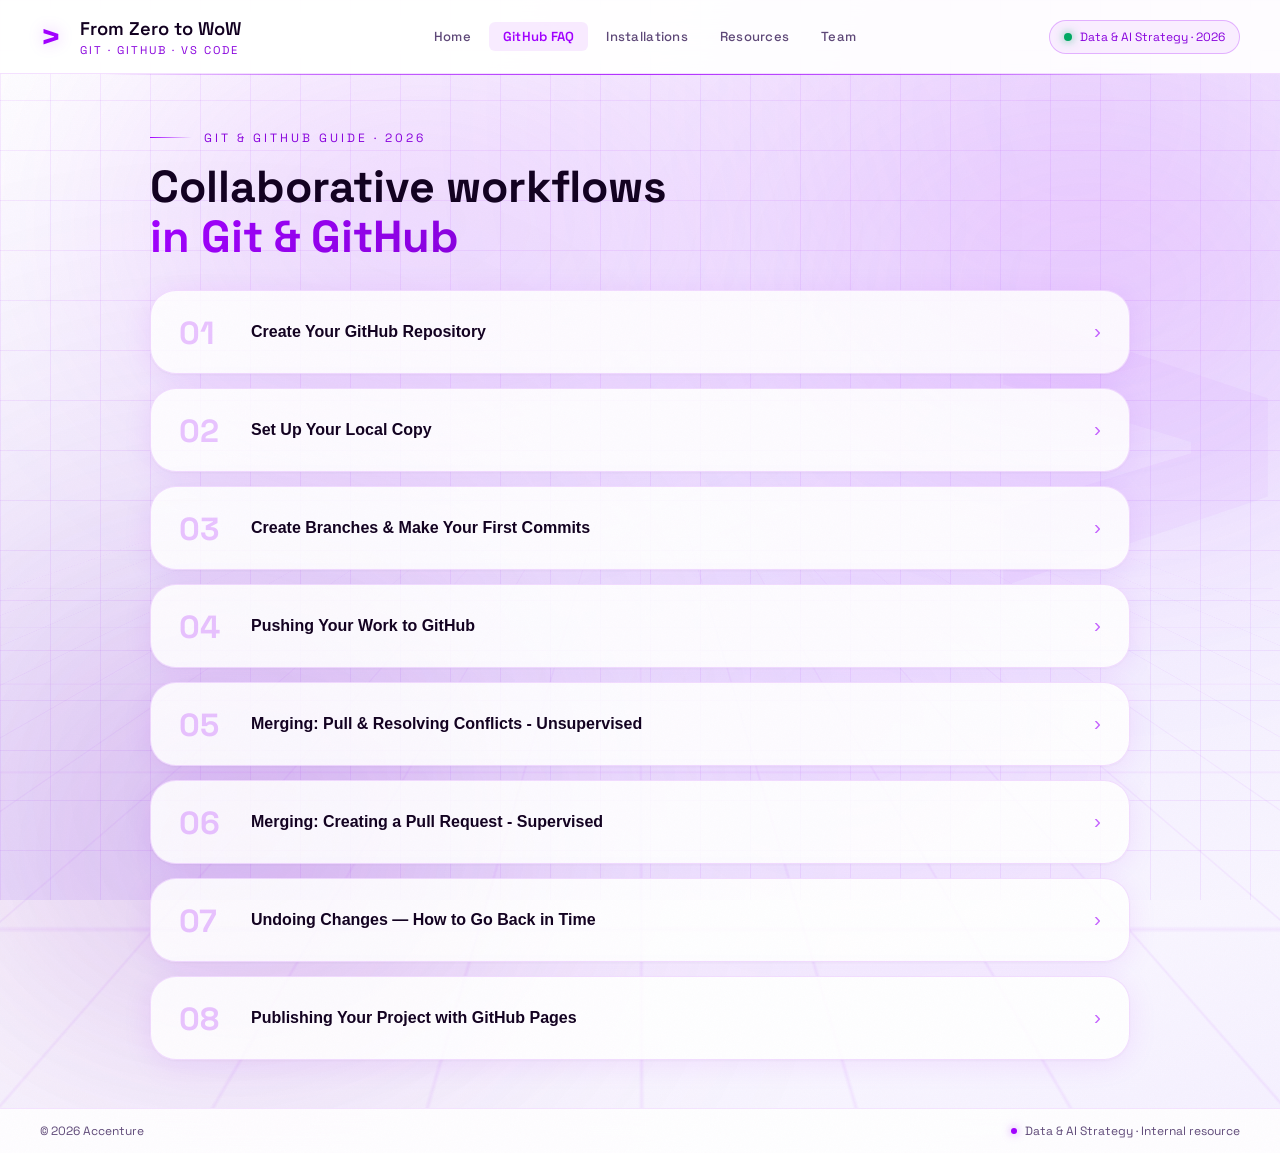
<file: pages/git-github.html>
<!doctype html>
<html lang="en">
  <head>
    <meta charset="UTF-8" />
    <meta name="viewport" content="width=device-width, initial-scale=1.0" />
    <title>Collaborative Development</title>
    <link rel="icon" type="image/svg+xml" href="../assets/favicon.svg" />
    <link
      href="https://fonts.googleapis.com/css2?family=Space+Grotesk:wght@300;400;500;600;700&display=swap"
      rel="stylesheet"
    />
    <link href="../styles.css" rel="stylesheet" />
    <link href="git-github.css" rel="stylesheet" />
  </head>
  <body class="page-exercise">
    <!-- FIXED BACKGROUND LAYERS -->
    <div class="bg-grid"></div>
    <div class="bg-glow bg-glow-1"></div>
    <div class="bg-glow bg-glow-2"></div>
    <div class="bg-symbol">></div>

    <!-- FX: SCANLINES -->
    <div class="fx-scanlines" aria-hidden="true"></div>

    <!-- FX: FILM GRAIN -->
    <div class="fx-grain" aria-hidden="true"></div>

    <header id="header">
      <div class="header-left">
        <span class="logo-accent">></span>
        <div class="header-title">
          <h1>From Zero to WoW</h1>
          <div class="header-subtitle">
            Git &middot; GitHub &middot; VS Code
          </div>
        </div>
      </div>
      <nav class="header-nav" aria-label="Site navigation">
        <a href="../index.html">Home</a>
        <a href="git-github.html" class="active">GitHub FAQ</a>
        <a href="vscode.html">Installations</a>
        <a href="docs.html">Resources</a>
        <a href="team.html">Team</a>
      </nav>
      <div class="header-badge">
        <span class="live-dot"></span>
        <span>Data & AI Strategy &middot; 2026</span>
      </div>
    </header>

    <main>
      <!-- FX: AURORA -->
      <div class="fx-aurora" aria-hidden="true">
        <div class="fx-aurora-1"></div>
        <div class="fx-aurora-2"></div>
        <div class="fx-aurora-3"></div>
        <div class="fx-aurora-4"></div>
      </div>

      <!-- FX: PERSPECTIVE GRID -->
      <div class="fx-perspective-grid" aria-hidden="true"></div>

      <!-- CONTENT -->
      <div class="content-wrapper">
        <div class="kicker">Git &amp; GitHub guide &middot; 2026</div>
        <h2 class="hero-title">
          Collaborative workflows<br />
          <span>in Git &amp; GitHub</span>
        </h2>

        <div class="step-list">
          <div class="step-card collapsible" id="step-01">
            <div class="step-number">01</div>
            <div class="step-body">
              <button
                class="step-toggle"
                aria-expanded="false"
                aria-controls="step-01-content"
              >
                <h3>Create Your GitHub Repository</h3>
                <span class="step-toggle-icon" aria-hidden="true">›</span>
              </button>
              <div class="step-content" id="step-01-content" role="region">
                <div class="exercise-intro">
                  <p>
                    A <strong>repository</strong> ("repo") is your project's
                    home on the internet — a shared folder that records every
                    change your team makes over time. One person creates it on
                    GitHub and invites the rest of the team.
                  </p>
                </div>

                <p class="method-section-title">
                  Part 1 &mdash; Create the repository on GitHub
                </p>
                <p class="method-step">
                  <strong>1.</strong> Go to github.com and sign in.
                </p>
                <p class="method-step">
                  <strong>2.</strong> Click the green <strong>New</strong>
                  button on the top-left of the screen.
                </p>
                <p class="method-step">
                  <strong>3.</strong> Give it a name, for example:
                  <code class="cmd-inline">team-project</code>.
                </p>
                <div class="warning-note">
                  ⚠️&nbsp; <strong>Set visibility to Private.</strong> This means only people you explicitly invite can see the repository. Start Private — you can always make it public later once you are happy with the content.
                </div>
                <p class="method-step">
                  <strong>4.</strong> Leave all other options as they are and
                  click <strong>Create repository</strong>.
                </p>

                <p class="method-section-title">
                  Part 2 &mdash; Add your collaborators
                </p>
                <p class="method-step">
                  <strong>1.</strong> Inside your new repository, click
                  <strong>Settings</strong> &rarr;
                  <strong>Collaborators</strong> (left sidebar).
                </p>
                <p class="method-step">
                  <strong>2.</strong> Click <strong>Add people</strong> and
                  enter each team member's GitHub username or email address.
                </p>
                <p class="method-step">
                  <strong>3.</strong> Each person will receive an email
                  invitation. They must accept it before they can contribute.
                </p>
              </div>
            </div>
          </div>

          <div class="step-card collapsible" id="step-02">
            <div class="step-number">02</div>
            <div class="step-body">
              <button
                class="step-toggle"
                aria-expanded="false"
                aria-controls="step-02-content"
              >
                <h3>Set Up Your Local Copy</h3>
                <span class="step-toggle-icon" aria-hidden="true">›</span>
              </button>
              <div class="step-content" id="step-02-content" role="region">
                <div class="exercise-intro">
                  <p>
                    With the repository on GitHub, every team member needs a
                    local copy on their own computer. Cloning downloads the
                    full repository and links it to GitHub so changes can flow
                    both ways.
                  </p>
                </div>

                <p class="part-hint">
                  💡 To find your repository URL, open the repository on
                  GitHub, click the green <strong>Code</strong> button, make
                  sure <strong>HTTPS</strong> is selected, and copy the URL
                  shown there. It will look like
                  <code class="cmd-inline">https://github.com/username/repo-name.git</code>.
                </p>

                <div class="method-block">
                  <div class="method-header">
                    Using Claude Code
                  </div>
                  <div class="method-body">
                    <p class="method-step">
                      <strong>1.</strong> Open VS Code. In the
                      <strong>top-right corner</strong> of the editor, click
                      the <strong>Claude Code icon</strong> (it looks like a
                      small diamond or sparkle) to open the agent dialog.
                    </p>
                    <div class="part-hint">
                      💡&nbsp; Don't see the Claude Code icon?
                      <strong>Two things to check:</strong>
                      <ul style="margin: 6px 0 0 16px; display: flex; flex-direction: column; gap: 4px;">
                        <li>
                          <strong>Extension not installed</strong> — go to the
                          <a href="vscode.html#step-05" class="inline-link">Installations page</a>
                          and install the Claude Code extension from the
                          Essential extensions list.
                        </li>
                        <li>
                          <strong>Workspace not trusted</strong> — extensions
                          won't activate in an untrusted folder. See the
                          <a href="vscode.html#step-04" class="inline-link">Trusted Workspaces</a>
                          section on the Installations page to fix this.
                        </li>
                      </ul>
                    </div>
                    <p class="method-step">
                      <strong>2.</strong> In the Claude Code chat panel, tell it
                      to clone your repository and where to put it — for example:
                    </p>
                    <div class="cmd-block">
                      "Clone the GitHub repository
                      [URL to the repository]
                      into my Projects folder inside my Documents folder"
                    </div>
                    <p class="method-step">
                      <strong>3.</strong> Claude Code will download the
                      repository to your computer and confirm when it is ready
                      and will open a new VS Code window where you will be able
                      to start working on your cloned repository.
                    </p>
                    <p class="cmd-explain">
                      What is happening: Claude Code is running
                      <code class="cmd-inline">git clone</code> on your behalf
                      — the same command as the terminal approach, but without
                      you having to type or remember it.
                    </p>
                  </div>
                </div>

                <div class="method-block">
                  <div class="method-header">
                    Using PowerShell + Git
                  </div>
                  <div class="method-body">
                    <p class="method-step">
                      Open PowerShell and run these commands one at a time:
                    </p>
                    <div class="cmd-block">cd "$HOME\Documents\Projects"</div>
                    <p class="cmd-explain">
                      Navigates to the folder where you want to store the
                      repository. Replace the path with wherever you keep your
                      projects — for example
                      <code class="cmd-inline">cd "$HOME\Documents"</code> if
                      you prefer to clone directly into Documents.
                    </p>
                    <div class="cmd-block">
                      git clone
                      https://github.com/YOUR-USERNAME/team-project.git
                    </div>
                    <p class="cmd-explain">
                      Downloads the repository from GitHub to your computer and
                      sets up the connection between the two automatically.
                      Think of it as syncing a shared folder for the first time
                      &mdash; after this, changes flow both ways.
                    </p>
                    <div class="cmd-block">cd team-project</div>
                    <p class="cmd-explain">
                      Moves your terminal session into the repository folder.
                      <strong>This is essential</strong> — Git commands only
                      work when PowerShell is inside the right folder. Every
                      time you open a new PowerShell window, this is the first
                      command you must run before doing anything else with Git.
                      If you are unsure which folder you are in, type
                      <code class="cmd-inline">pwd</code> to see the full path.
                    </p>
                    <div class="cmd-block">git status</div>
                    <p class="cmd-explain">
                      A quick health check: shows which files exist, which ones
                      have been changed, and which changes are ready to be
                      saved. Get into the habit of running this often &mdash;
                      it never hurts.
                    </p>
                    <div class="cmd-block">code .</div>
                    <p class="cmd-explain">
                      Opens the repository folder in VS Code. The dot means
                      "this folder". From here you can browse files, edit code,
                      and use the built-in terminal — which will already be
                      pointing at the right folder so you never need to
                      <code class="cmd-inline">cd</code> again.
                    </p>
                  </div>
                </div>
              </div>
            </div>
          </div>

          <div class="step-card collapsible" id="step-03">
            <div class="step-number">03</div>
            <div class="step-body">
              <button
                class="step-toggle"
                aria-expanded="false"
                aria-controls="step-03-content"
              >
                <h3>Create Branches &amp; Make Your First Commits</h3>
                <span class="step-toggle-icon" aria-hidden="true">›</span>
              </button>
              <div class="step-content" id="step-03-content" role="region">
                <div class="exercise-intro">
                  <p>
                    With your shared repository in place, each team member can
                    start contributing. Everyone creates their own
                    <strong>branch</strong>, makes changes to the project, and
                    <strong>commits</strong> those changes. Pull requests and
                    merging are covered in the next steps — for now the goal is
                    to get comfortable with the everyday rhythm of working in Git.
                  </p>
                </div>

                <!-- CONCEPTS -->
                <div class="concept-block">
                  <p class="concept-label">What is a branch?</p>
                  <p>
                    Think of the repository as a shared document your whole
                    team is working on. A branch is your own private copy of
                    that document. You can edit it as much as you want without
                    touching what your teammates are doing. Only when you are
                    happy with your changes will your version be brought back
                    together with everyone else's — and that is the next
                    exercise.
                  </p>
                </div>

                <div class="concept-block">
                  <p class="concept-label">What is a commit?</p>
                  <p>
                    A commit is Git's version of pressing Save — but smarter.
                    Every time you commit, Git takes a permanent snapshot of
                    your changes and stores it alongside a message you write
                    explaining what you did. If something breaks later, you can
                    scroll back through your commits like a timeline and restore
                    any previous state. Think of commits like checkpoints in a
                    video game: the more frequently you save, the less you lose
                    if something goes wrong.
                  </p>
                </div>

                <div class="concept-block concept-block--highlight">
                  <p class="concept-label">Commit best practices — overdo it</p>
                  <ul class="tips-list">
                    <li>Commit early and often. Do not wait until the end of your session.</li>
                    <li>Each commit should represent one completed thought — adding a paragraph, fixing a typo, updating a section heading.</li>
                    <li>Write messages in plain English: <em>"Add intro paragraph to the about section"</em> is good. <em>"stuff"</em> or <em>"changes"</em> is not.</li>
                    <li>A good rule of thumb: your message should complete the sentence <em>"If applied, this commit will&hellip;"</em></li>
                    <li>There is no such thing as too many commits. You cannot overdo it.</li>
                  </ul>
                </div>

                <!-- PART 1 -->
                <p class="method-section-title">
                  Part 1 &mdash; Create your branch                </p>
                <p class="method-step">
                  Each team member does this independently on their own
                  computer. Use your own name or initials in the branch name so
                  it is easy to identify whose branch is whose.
                </p>


                <div class="method-block">
                  <div class="method-header">
                    Using Claude Code
                  </div>
                  <div class="method-body">
                    <p class="method-step">
                      <strong>1.</strong> Open PowerShell, navigate to your
                      repository folder, and type
                      <code class="cmd-inline">claude</code> to start Claude Code.
                    </p>
                    <p class="method-step">
                      <strong>2.</strong> Ask it to create your branch:
                    </p>
                    <div class="cmd-block">
                      "Create a new Git branch called [branch-name]"
                    </div>
                    <p class="method-step">
                      <strong>3.</strong> Claude Code will confirm the branch
                      was created and that you are now on it.
                    </p>
                    <p class="cmd-explain">
                      What is happening: Claude Code is running
                      <code class="cmd-inline">git checkout -b [branch-name]</code>
                      — a command that creates the branch and switches you to it
                      in one step.
                    </p>
                  </div>
                </div>

                <div class="method-block">
                  <div class="method-header">
                    Using PowerShell + Git
                  </div>
                  <div class="method-body">
                    <div class="cmd-block">git checkout -b [branch-name]</div>
                    <p class="cmd-explain">
                      Creates a new branch with that name and immediately
                      switches you to it. The <code class="cmd-inline">-b</code>
                      flag means "create and switch". From this point on, all
                      your changes stay on this branch and do not affect your
                      teammates.
                    </p>
                    <div class="cmd-block">git branch</div>
                    <p class="cmd-explain">
                      Lists all branches in the repository. The one you are
                      currently on is marked with an asterisk (*). Run this to
                      confirm you are on the right branch before making any
                      changes.
                    </p>
                  </div>
                </div>

                <!-- PART 2 -->
                <p class="method-section-title">
                  Part 2 &mdash; Make changes and commit                </p>
                <p class="method-step">
                  Open the project files in your editor and make a change —
                  even adding a single line counts. Then commit it. Repeat this
                  cycle as many times as you like: <em>change something &rarr;
                  commit &rarr; change something &rarr; commit.</em>
                </p>

                <div class="method-block">
                  <div class="method-header">
                    Using Claude Code
                  </div>
                  <div class="method-body">
                    <p class="method-step">
                      <strong>1.</strong> After making changes to a file, ask
                      Claude Code to show you what changed:
                    </p>
                    <div class="cmd-block">"Show me what I have changed"</div>
                    <p class="cmd-explain">
                      Claude Code runs <code class="cmd-inline">git status</code>
                      and <code class="cmd-inline">git diff</code> and summarises
                      the changes in plain English.
                    </p>
                    <p class="method-step">
                      <strong>2.</strong> When you are ready to save, ask it to
                      commit:
                    </p>
                    <div class="cmd-block">
                      "Commit all my changes with the message 'Add [what you
                      changed]'"
                    </div>
                    <p class="cmd-explain">
                      Claude Code stages everything and creates the commit in
                      one go. The message you provide becomes the permanent
                      label for this snapshot — make it descriptive.
                    </p>
                    <p class="method-step">
                      <strong>3.</strong> Repeat every time you finish
                      something meaningful. Ask Claude Code to commit as often
                      as you need — there is no limit.
                    </p>
                    <div class="warning-note">
                      🔁&nbsp; <strong>Repeat this routine often.</strong>
                      Every time you finish something — even something small —
                      ask Claude Code to commit it. The more commits you have,
                      the safer your work is and the easier it is for your team
                      to follow what you did.
                    </div>
                  </div>
                </div>

                <div class="method-block">
                  <div class="method-header">
                    Using PowerShell + Git
                  </div>
                  <div class="method-body">
                    <p class="method-step">
                      Run these three commands every time you want to save your
                      progress. Think of it as your commit routine.
                    </p>
                    <div class="cmd-block">git status</div>
                    <p class="cmd-explain">
                      Shows every file you have changed since your last commit.
                      Run this first — always. It gives you a clear picture of
                      what is about to be saved.
                    </p>
                    <div class="cmd-block">git add .</div>
                    <p class="cmd-explain">
                      Stages all your changes, telling Git "include everything
                      in my next commit". If you only want to commit one
                      specific file, use
                      <code class="cmd-inline">git add filename</code> instead.
                    </p>
                    <div class="cmd-block">git commit -m "Add your message here"</div>
                    <p class="cmd-explain">
                      Creates the commit — your permanent snapshot. Replace the
                      message with something specific and meaningful:
                      <em>"Add hero section headline"</em> beats
                      <em>"update file"</em> every time. The
                      <code class="cmd-inline">-m</code> flag lets you write the
                      message directly in the command.
                    </p>
                    <div class="warning-note">
                      🔁&nbsp; <strong>Repeat this routine often.</strong>
                      status &rarr; add &rarr; commit, every time you finish
                      something — even something small. The more commits you
                      have, the safer your work is and the easier it is for
                      your team to follow what you did.
                    </div>
                  </div>
                </div>

              </div>
            </div>
          </div>

          <div class="step-card collapsible" id="step-04">
            <div class="step-number">04</div>
            <div class="step-body">
              <button
                class="step-toggle"
                aria-expanded="false"
                aria-controls="step-04-content"
              >
                <h3>Pushing Your Work to GitHub</h3>
                <span class="step-toggle-icon" aria-hidden="true">›</span>
              </button>
              <div class="step-content" id="step-04-content" role="region">
                <div class="exercise-intro">
                  <p>
                    So far all your commits have existed only on your computer.
                    <strong>Pushing</strong> is the step that sends them to
                    GitHub, making your work visible to your team and backed up
                    in the cloud. This is the moment your local changes become
                    part of the shared project.
                  </p>
                </div>

                <!-- CONCEPTS -->
                <div class="concept-block">
                  <p class="concept-label">What does pushing mean?</p>
                  <p>
                    Think of your local repository as a personal notebook and
                    GitHub as the shared team board on the wall. Every commit
                    you make writes a new entry in your notebook. Pushing pins
                    those entries onto the shared board so everyone else can
                    see them. Until you push, your changes are invisible to
                    your teammates — committing alone is not enough.
                  </p>
                </div>

                <div class="concept-block concept-block--highlight">
                  <p class="concept-label">Be mindful of which branch you push to</p>
                  <p>
                    When you push, Git needs to know <em>where</em> on GitHub
                    to send your commits. Always push to
                    <strong>your own branch</strong> — the one you created in
                    Exercise 2. Never push directly to
                    <code class="cmd-inline">main</code> unless you have
                    intentionally merged your work there first.
                  </p>
                  <ul class="tips-list" style="margin-top: 10px;">
                    <li>Before pushing, confirm you are on your branch — your current branch is marked with an asterisk (*) when you run <code class="cmd-inline">git branch</code>.</li>
                    <li><strong>Make sure all your changes are committed before pushing.</strong> Git only sends commits to GitHub — any unsaved edits or uncommitted changes will not be included. Run through the commit routine from Step 3 first, then push.</li>
                    <li>Get into the habit: commit often during your session, then push once at the end. This keeps GitHub up to date and means your work is always backed up, even if something happens to your computer.</li>
                  </ul>
                </div>

                <div class="method-block">
                  <div class="method-header">
                    Using Claude Code
                  </div>
                  <div class="method-body">
                    <div class="cmd-block">"Commit any uncommitted changes if any, then push my latest work to GitHub"</div>
                    <p class="cmd-explain">
                      Claude Code will check for anything pending, commit it
                      with a sensible message, push everything to your branch
                      on GitHub, and confirm it is up to date.
                    </p>
                  </div>
                </div>

                <div class="method-block">
                  <div class="method-header">
                    Using PowerShell + Git
                  </div>
                  <div class="method-body">
                    <p class="method-step">
                      <strong>1.</strong> Check there is nothing left uncommitted:
                    </p>
                    <div class="cmd-block">git status</div>
                    <p class="cmd-explain">
                      If this shows any changes that have not been committed
                      yet, run through the <code class="cmd-inline">git add .</code> →
                      <code class="cmd-inline">git commit -m "..."</code>
                      routine from Step 3 before pushing. Only committed
                      changes will be sent to GitHub.
                    </p>
                    <p class="method-step">
                      <strong>2.</strong> Push to GitHub:
                    </p>
                    <div class="cmd-block">git push</div>
                    <p class="cmd-explain">
                      Git sends all commits made since the last push to your
                      branch on GitHub. That is all there is to it.
                    </p>
                  </div>
                </div>

              </div>
            </div>
          </div>

          <div class="step-card collapsible" id="step-05">
            <div class="step-number">05</div>
            <div class="step-body">
              <button
                class="step-toggle"
                aria-expanded="false"
                aria-controls="step-05-content"
              >
                <h3>Merging: Pull &amp; Resolving Conflicts - Unsupervised</h3>
                <span class="step-toggle-icon" aria-hidden="true">›</span>
              </button>
              <div class="step-content" id="step-05-content" role="region">
                <div class="exercise-intro">
                  <p>
                    When the repo owner merges everyone's pull requests, Git
                    combines all the separate branches into one shared
                    <code class="cmd-inline">main</code>. Most of the time this
                    is automatic. But when two people have edited the
                    <em>exact same lines</em> of the same file,
                    Git cannot decide which version is correct — this is called
                    a <strong>conflict</strong>. This section explains what
                    conflicts look like, how to fix them, and how to bring your
                    own copy of the repo up to date after others have merged.
                  </p>
                </div>

                <div class="part-hint">
                  💡&nbsp; <strong>How this differs from Step 6.</strong>
                  This step covers <em>direct merging</em> — you resolve any
                  conflicts yourself and merge straight into
                  <code class="cmd-inline">main</code> without anyone else
                  reviewing your work first. Step 6 covers the
                  <em>supervised</em> route: you open a Pull Request so a
                  teammate can review and approve your changes before they
                  land in <code class="cmd-inline">main</code>. Use this step
                  when you have full trust and access to merge on your own;
                  use Step 6 when your team requires a review before merging.
                </div>

                <div class="concept-block">
                  <p class="concept-label">What is a merge conflict?</p>
                  <p>
                    Imagine two people both editing the same paragraph of a
                    shared document at the same time — when you try to combine
                    them Git does not know whose version to keep, so it flags
                    the clash and asks you to decide. A conflict does
                    <strong>not</strong> mean anything is broken; it just means
                    Git needs a human to make the final call. Once resolved, the
                    merge continues as normal.
                  </p>
                </div>

                <div class="concept-block concept-block--highlight">
                  <p class="concept-label">How conflicts appear in a file</p>
                  <p>
                    When Git finds a conflict it rewrites the affected section
                    of the file to show both versions side by side, surrounded
                    by markers:
                  </p>
                  <div class="cmd-block" style="margin-top: 10px; white-space: pre;">
&lt;&lt;&lt;&lt;&lt;&lt;&lt; HEAD
Your version of the line(s)
=======
Their version of the line(s)
&gt;&gt;&gt;&gt;&gt;&gt;&gt; their-branch-name</div>
                  <p style="margin-top: 10px;">
                    Everything between <code class="cmd-inline">&lt;&lt;&lt;&lt;&lt;&lt;&lt; HEAD</code>
                    and <code class="cmd-inline">=======</code> is your change.
                    Everything between <code class="cmd-inline">=======</code>
                    and <code class="cmd-inline">&gt;&gt;&gt;&gt;&gt;&gt;&gt;</code>
                    is the incoming change. Your job is to pick the right
                    version (or combine both) and delete all the markers.
                  </p>
                </div>

                <!-- PART 1: PULL LATEST MAIN -->
                <p class="method-section-title">
                  Part 1 &mdash; Pull the latest version of main into your branch                </p>
                <p class="method-step">
                  Before trying to resolve anything, bring the latest merged
                  changes from <code class="cmd-inline">main</code> into your
                  branch. This is what triggers Git to flag any conflicts
                  between your work and everyone else's.
                </p>

                <div class="method-block">
                  <div class="method-header">
                    Using Claude Code
                  </div>
                  <div class="method-body">
                    <div class="cmd-block">"Pull the latest changes from main into my current branch"</div>
                    <p class="cmd-explain">
                      Claude Code will run the merge and immediately tell you
                      whether it was clean or whether there are conflicts that
                      need attention, listing the affected files by name.
                    </p>
                  </div>
                </div>

                <div class="method-block">
                  <div class="method-header">
                    Using PowerShell + Git
                  </div>
                  <div class="method-body">
                    <p class="method-step">
                      <strong>1.</strong> Make sure you are on your own branch:
                    </p>
                    <div class="cmd-block">git branch</div>
                    <p class="cmd-explain">
                      The asterisk (*) marks your current branch. Switch to it
                      first if needed.
                    </p>
                    <p class="method-step">
                      <strong>2.</strong> Fetch and merge the latest
                      <code class="cmd-inline">main</code>:
                    </p>
                    <div class="cmd-block">git pull origin main</div>
                    <p class="cmd-explain">
                      Git downloads the latest version of
                      <code class="cmd-inline">main</code> from GitHub
                      (<code class="cmd-inline">origin</code> is just Git's
                      name for your GitHub copy) and attempts to merge it into
                      your branch. If there are no conflicts the command
                      completes silently. If there are, Git lists the
                      conflicted files and pauses — do not close the terminal.
                    </p>
                  </div>
                </div>

                <!-- PART 2: RESOLVE CONFLICTS -->
                <p class="method-section-title">
                  Part 2 &mdash; Resolve any conflicts                </p>
                <p class="method-step">
                  If Git flagged conflicts, open each affected file and choose
                  what the final version should look like.
                </p>

                <div class="part-hint">
                  💡&nbsp; <strong>Worth a quick conversation first.</strong>
                  Before diving into the file, reach out to the teammate whose
                  changes are clashing with yours — a two-minute chat is usually
                  enough to agree on which version is correct or how to combine
                  both. It avoids accidentally overwriting something important
                  and prevents the same conflict from surfacing again on the
                  next pull.
                </div>

                <div class="method-block">
                  <div class="method-header">
                    Using Claude Code
                  </div>
                  <div class="method-body">
                    <div class="cmd-block">"Help me resolve the merge conflicts in my files"</div>
                    <p class="cmd-explain">
                      Claude Code will open the conflicted files, explain what
                      each clash is about in plain language, and suggest which
                      version to keep — or how to combine both. It will also
                      remove the conflict markers for you once you agree on
                      the resolution.
                    </p>
                    <p class="method-step">
                      After resolving, ask Claude Code to commit the result:
                    </p>
                    <div class="cmd-block">"Commit the resolved conflicts"</div>
                  </div>
                </div>

                <div class="method-block">
                  <div class="method-header">
                    Using PowerShell + Git
                  </div>
                  <div class="method-body">
                    <p class="method-step">
                      <strong>1.</strong> See which files have conflicts:
                    </p>
                    <div class="cmd-block">git status</div>
                    <p class="cmd-explain">
                      Conflicted files appear under
                      <em>"both modified"</em>. Open each one in VS Code.
                    </p>
                    <p class="method-step">
                      <strong>2.</strong> In VS Code, find the conflict
                      markers. You will see buttons above each conflict:
                      <strong>Accept Current Change</strong>,
                      <strong>Accept Incoming Change</strong>, or
                      <strong>Accept Both Changes</strong>. Click whichever
                      makes sense for that section, then save the file.
                    </p>
                    <p class="method-step">
                      <strong>3.</strong> Once all conflicts are resolved,
                      stage and commit:
                    </p>
                    <div class="cmd-block">git add .
git commit -m "Resolve merge conflicts"</div>
                    <p class="cmd-explain">
                      This finalises the merge. Your branch now contains both
                      your work and the latest changes from
                      <code class="cmd-inline">main</code>.
                    </p>
                    <div class="part-hint">
                      💡&nbsp; <strong>VS Code helps a lot here:</strong> it
                      highlights conflict blocks in colour and gives you
                      one-click buttons to accept each version — you rarely
                      need to edit the raw markers by hand.
                    </div>
                  </div>
                </div>

                <!-- PART 3: MERGE INTO MAIN -->
                <p class="method-section-title">
                  Part 3 &mdash; Push and merge into main
                </p>
                <p class="method-step">
                  Once all conflicts are committed and pushed, your branch is
                  clean and ready. You can now merge it into
                  <code class="cmd-inline">main</code> to make your changes
                  part of the shared project.
                </p>

                <div class="method-block">
                  <div class="method-header">
                    Using Claude Code
                  </div>
                  <div class="method-body">
                    <p class="method-step">
                      <strong>1.</strong> Push your resolved branch:
                    </p>
                    <div class="cmd-block">"Push my branch to GitHub"</div>
                    <p class="method-step">
                      <strong>2.</strong> Then merge into main:
                    </p>
                    <div class="cmd-block">"Merge my branch into main"</div>
                    <p class="cmd-explain">
                      Claude Code will switch to
                      <code class="cmd-inline">main</code>, merge your branch
                      in, and confirm the result. Since you already resolved
                      all conflicts, this merge should complete cleanly.
                    </p>
                  </div>
                </div>

                <div class="method-block">
                  <div class="method-header">
                    Using PowerShell + Git
                  </div>
                  <div class="method-body">
                    <p class="method-step">
                      <strong>1.</strong> Push your resolved branch:
                    </p>
                    <div class="cmd-block">git push</div>
                    <p class="method-step">
                      <strong>2.</strong> Switch to main and merge:
                    </p>
                    <div class="cmd-block">git checkout main
git merge your-branch-name</div>
                    <p class="cmd-explain">
                      Replace <code class="cmd-inline">your-branch-name</code>
                      with your actual branch name. Because the conflicts were
                      already resolved in the previous step, Git will merge
                      cleanly and your changes will be part of
                      <code class="cmd-inline">main</code>.
                    </p>
                    <p class="method-step">
                      <strong>3.</strong> Switch back to your working branch:
                    </p>
                    <div class="cmd-block">git checkout your-branch-name</div>
                    <p class="cmd-explain">
                      You are now back on your own branch and ready to keep
                      working. Staying on <code class="cmd-inline">main</code>
                      after a merge is a common slip — any commits you make
                      there accidentally are harder to move later.
                    </p>
                  </div>
                </div>

                <div class="warning-note">
                  ⚠️&nbsp; <strong>Switch back to your working branch.</strong>
                  After merging into <code class="cmd-inline">main</code> you
                  will be left on the <code class="cmd-inline">main</code>
                  branch. Remember to switch back to your own branch before
                  continuing any work — run
                  <code class="cmd-inline">git checkout your-branch-name</code>
                  or ask Claude Code: <em>"Switch back to my working branch"</em>.
                  Making commits directly on <code class="cmd-inline">main</code>
                  by accident is a common mistake and harder to undo.
                </div>

              </div>
            </div>
          </div>

          <div class="step-card collapsible" id="step-06">
            <div class="step-number">06</div>
            <div class="step-body">
              <button
                class="step-toggle"
                aria-expanded="false"
                aria-controls="step-06-content"
              >
                <h3>Merging: Creating a Pull Request - Supervised</h3>
                <span class="step-toggle-icon" aria-hidden="true">›</span>
              </button>
              <div class="step-content" id="step-06-content" role="region" data-filter-label-terminal="GitHub">
                <div class="exercise-intro">
                  <p>
                    You have pushed your branch to GitHub. The next step is to
                    ask the team to review and accept your work — this is called
                    a <strong>Pull Request</strong>, or PR. It is the formal way
                    of saying: <em>"I am ready. Please look at my changes and,
                    if everything looks good, add them to
                    <code class="cmd-inline">main</code>."</em>
                  </p>
                </div>

                <div class="part-hint">
                  💡&nbsp; <strong>How this differs from Step 5.</strong>
                  Step 5 covers <em>direct merging</em> — resolving conflicts
                  and merging into <code class="cmd-inline">main</code>
                  yourself, with no one else in the loop. This step is the
                  <em>supervised</em> route: you open a Pull Request on GitHub
                  so a teammate can read your changes, leave comments, and
                  approve before anything reaches
                  <code class="cmd-inline">main</code>. Use this step whenever
                  your team has a review process in place or when you want a
                  second pair of eyes before merging.
                </div>

                <div class="concept-block">
                  <p class="concept-label">What is a pull request?</p>
                  <p>
                    Think of <code class="cmd-inline">main</code> as the
                    official, published version of the project that everyone
                    shares. Your personal branch is your own working copy. A
                    <strong>pull request</strong> is a proposal to move the
                    work from your branch into
                    <code class="cmd-inline">main</code>. GitHub shows exactly
                    what you changed, lets teammates leave comments, and
                    records the whole conversation. Nothing is merged until
                    someone (usually the repo owner) reviews and approves it.
                  </p>
                </div>

                <div class="concept-block concept-block--highlight">
                  <p class="concept-label">Before you open a pull request</p>
                  <ul class="tips-list">
                    <li>Make sure you have <strong>committed and pushed</strong> all your latest changes (see Step 4) — a PR only includes what is already on GitHub.</li>
                    <li>Double-check your branch is <strong>not</strong> <code class="cmd-inline">main</code>. You are merging <em>from</em> your branch <em>into</em> <code class="cmd-inline">main</code>, not the other way around.</li>
                    <li>Give your PR a clear title and a short description so the reviewer knows what to look for and why.</li>
                  </ul>
                </div>

                <p class="method-step">
                  When your branch is pushed and your changes are committed,
                  create the pull request.                </p>

                <!-- OPENING THE PR -->
                <p class="method-section-title">
                  Part 1 &mdash; Open the pull request
                </p>

                <div class="method-block">
                  <div class="method-header">
                    Using Claude Code
                  </div>
                  <div class="method-body">
                    <p class="method-step">
                      Ask Claude Code to open a pull request for you:
                    </p>
                    <div class="cmd-block">"Create a pull request to merge my branch into main"</div>
                    <p class="cmd-explain">
                      Claude Code will open the GitHub pull request page with
                      your branch pre-selected as the source and
                      <code class="cmd-inline">main</code> as the target. Fill
                      in the title and description, then click
                      <strong>Create pull request</strong>.
                    </p>
                    <p class="method-step">
                      You can also ask Claude Code to write the PR description
                      for you based on your commits:
                    </p>
                    <div class="cmd-block">"Summarise the changes I made in this branch so I can use it as a pull request description"</div>
                    <p class="cmd-explain">
                      Paste Claude's summary into the PR description field on
                      GitHub. A good description saves your reviewer time and
                      increases the chance of a quick approval.
                    </p>
                  </div>
                </div>

                <div class="method-block">
                  <div class="method-header">
                    Using GitHub directly
                  </div>
                  <div class="method-body">
                    <p class="method-step">
                      <strong>1.</strong> Go to the repository on GitHub
                      (github.com). Shortly after pushing your branch, GitHub
                      shows a yellow banner at the top of the page:
                    </p>
                    <div class="cmd-block">your-branch-name had recent pushes &nbsp;·&nbsp; Compare &amp; pull request</div>
                    <p class="cmd-explain">
                      Click <strong>Compare &amp; pull request</strong>. If the
                      banner has disappeared, go to the
                      <strong>Pull requests</strong> tab and click
                      <strong>New pull request</strong> instead.
                    </p>
                    <p class="method-step">
                      <strong>2.</strong> Confirm the direction of the merge at
                      the top of the page:
                    </p>
                    <div class="cmd-block">base: main &nbsp;←&nbsp; compare: your-branch-name</div>
                    <p class="cmd-explain">
                      <code class="cmd-inline">base</code> is where your
                      changes will land — it should be
                      <code class="cmd-inline">main</code>.
                      <code class="cmd-inline">compare</code> is your branch.
                      If these are the wrong way around, swap them using the
                      drop-downs before continuing.
                    </p>
                    <p class="method-step">
                      <strong>3.</strong> Write a title and description, then
                      click <strong>Create pull request</strong>.
                    </p>
                    <p class="cmd-explain">
                      Your PR is now open. The reviewer will receive a
                      notification and can start looking at your changes.
                    </p>
                  </div>
                </div>

                <!-- REVIEW AND FEEDBACK -->
                <p class="method-section-title">
                  Part 2 &mdash; The review: what happens and how to respond
                </p>
                <p class="method-step">
                  Once the PR is open, the reviewer reads your changes on
                  GitHub. GitHub shows a colour-coded view of exactly what you
                  added (green) and removed (red) — no technical knowledge
                  needed to read it. There are two possible outcomes:
                </p>

                <div class="part-hint">
                  💡&nbsp; <strong>Agree on a designated reviewer as a team.</strong>
                  On a standard GitHub account, any collaborator with write
                  access can technically merge a pull request — there is no
                  system-enforced reviewer. To avoid confusion (or accidental
                  merges), agree upfront on who is responsible for reviewing
                  and approving PRs. In most small teams this is the repo
                  owner or a single nominated person, but what matters is that
                  everyone knows who to ping when a PR is ready.
                </div>

                <div class="concept-block">
                  <p class="concept-label">Outcome A — Changes are requested</p>
                  <p>
                    The reviewer leaves comments on specific lines asking you
                    to adjust something. You will receive an email notification.
                    To respond: make the edits on your computer, commit them,
                    and push. The PR on GitHub updates automatically — you do
                    not need to open a new one. Once you have addressed the
                    feedback, let the reviewer know so they can take another
                    look.
                  </p>
                </div>

                <div class="concept-block concept-block--highlight">
                  <p class="concept-label">Outcome B — Approved and merged</p>
                  <p>
                    The reviewer is happy with your changes and clicks
                    <strong>Merge pull request</strong> on GitHub. Your work is
                    now officially part of <code class="cmd-inline">main</code>
                    and visible to everyone. GitHub will offer to delete your
                    branch — it is safe to do so, since everything is now in
                    <code class="cmd-inline">main</code>.
                  </p>
                </div>

                <div class="method-block">
                  <div class="method-header">
                    Using Claude Code
                  </div>
                  <div class="method-body">
                    <p class="method-step">
                      <strong>If changes were requested:</strong> make the
                      edits, then ask Claude Code to commit and push them:
                    </p>
                    <div class="cmd-block">"Commit my latest changes and push them to GitHub"</div>
                    <p class="cmd-explain">
                      The PR updates automatically. Claude Code can also help
                      you understand a reviewer's comment if the wording is
                      unclear — just paste the comment in and ask what it means.
                    </p>
                    <p class="method-step">
                      <strong>If the PR was approved</strong> and you have
                      permission to merge, ask Claude Code to complete it:
                    </p>
                    <div class="cmd-block">"Merge the pull request on GitHub"</div>
                    <p class="cmd-explain">
                      Claude Code will merge the PR on GitHub and confirm that
                      your branch has been incorporated into
                      <code class="cmd-inline">main</code>.
                    </p>
                  </div>
                </div>

                <div class="method-block">
                  <div class="method-header">
                    Using GitHub directly
                  </div>
                  <div class="method-body">
                    <p class="method-step">
                      <strong>If changes were requested:</strong> make the
                      edits on your computer, commit, and push as normal. Then
                      come back to the PR page on GitHub — you will see the new
                      commits have appeared automatically. You can reply to the
                      reviewer's comments to let them know you have addressed
                      the feedback.
                    </p>
                    <p class="method-step">
                      <strong>If the PR is approved:</strong> the reviewer (or
                      you, if you have permission) clicks
                      <strong>Merge pull request</strong> on the PR page,
                      followed by <strong>Confirm merge</strong>. That is it —
                      your work is now part of
                      <code class="cmd-inline">main</code>.
                    </p>
                    <div class="part-hint">
                      💡&nbsp; After merging, GitHub shows a
                      <strong>Delete branch</strong> button on the PR page.
                      Clicking it keeps the repository tidy — the branch is no
                      longer needed since everything is safely in
                      <code class="cmd-inline">main</code>.
                    </div>
                  </div>
                </div>

              </div>
            </div>
          </div>

          <div class="step-card collapsible" id="step-07">
            <div class="step-number">07</div>
            <div class="step-body">
              <button
                class="step-toggle"
                aria-expanded="false"
                aria-controls="step-07-content"
              >
                <h3>Undoing Changes &mdash; How to Go Back in Time</h3>
                <span class="step-toggle-icon" aria-hidden="true">›</span>
              </button>
              <div class="step-content" id="step-07-content" role="region">
                <div class="exercise-intro">
                  <p>
                    One of the biggest advantages of using Git is that
                    <strong>nothing is ever truly lost</strong>. Every commit
                    you have made is a permanent checkpoint you can return to at
                    any point. This section explains how to undo mistakes at
                    two different stages: before you have committed anything, and
                    after a commit has already been made.
                  </p>
                </div>

                <!-- CONCEPTS -->
                <div class="concept-block">
                  <p class="concept-label">Think of it like a timeline</p>
                  <p>
                    Every commit you make adds a new entry to your project's
                    timeline. If you make a change you regret, Git lets you
                    travel back to any earlier point on that timeline. The key
                    distinction is <em>when</em> you decide to undo:
                  </p>
                  <ul class="tips-list" style="margin-top: 10px;">
                    <li>
                      <strong>Before committing</strong> — your changes only
                      exist on your computer and have not been saved as a
                      checkpoint yet. Discarding them is instant and complete.
                    </li>
                    <li>
                      <strong>After committing</strong> — the checkpoint already
                      exists in the history. Git does not delete it; instead it
                      creates a <em>new</em> commit that undoes the previous one,
                      keeping the full history intact.
                    </li>
                  </ul>
                </div>

                <div class="concept-block concept-block--highlight">
                  <p class="concept-label">The safe approach: always use revert, not reset</p>
                  <p>
                    Git has a command called <code class="cmd-inline">git reset --hard</code>
                    that can permanently erase commits. <strong>Avoid it.</strong>
                    Instead, use <code class="cmd-inline">git revert</code> — it
                    achieves the same result by adding a new "undo" commit rather
                    than destroying history. Your teammates can always see what
                    happened and why, and nothing is lost if you change your mind
                    again later.
                  </p>
                </div>

                <!-- SCENARIO 1 -->
                <p class="method-section-title">
                  Scenario 1 &mdash; Discard uncommitted changes
                </p>
                <p class="method-step">
                  You have edited a file but have <strong>not committed yet</strong>
                  and want to throw away those changes and go back to the last
                  saved version.
                </p>

                <div class="method-block">
                  <div class="method-header">
                    Using Claude Code
                  </div>
                  <div class="method-body">
                    <p class="method-step">
                      Ask Claude Code to discard the changes to a specific file:
                    </p>
                    <div class="cmd-block">
                      "Discard all my uncommitted changes to [filename] and
                      restore it to the last committed version"
                    </div>
                    <p class="cmd-explain">
                      Claude Code will confirm what you are about to lose and
                      ask you to confirm before running the command — a useful
                      safety net when you are not 100% sure.
                    </p>
                  </div>
                </div>

                <div class="method-block">
                  <div class="method-header">
                    Using PowerShell + Git
                  </div>
                  <div class="method-body">
                    <div class="cmd-block">git status</div>
                    <p class="cmd-explain">
                      Always start here. This shows exactly which files have
                      been changed so you know what you are about to restore.
                    </p>
                    <div class="cmd-block">git restore index.html</div>
                    <p class="cmd-explain">
                      Replaces the file with the version from your last commit,
                      discarding every edit you made since then. Replace
                      <code class="cmd-inline">index.html</code> with the name
                      of the file you want to restore. To discard all changed
                      files at once, use
                      <code class="cmd-inline">git restore .</code> (the dot
                      means "everything").
                    </p>
                    <div class="warning-note">
                      ⚠️&nbsp; <strong>This cannot be undone.</strong> Once you
                      run <code class="cmd-inline">git restore</code>, the
                      uncommitted changes are gone permanently. Make sure you
                      really do not need them before running it.
                    </div>
                  </div>
                </div>

                <!-- SCENARIO 2 -->
                <p class="method-section-title">
                  Scenario 2 &mdash; Undo a commit that has already been made
                </p>
                <p class="method-step">
                  You have already committed a change and now want to undo it.
                  Git will not erase the original commit — it will create a new
                  one that reverses it, so the full history stays clean and
                  visible to your teammates.
                </p>

                <div class="method-block">
                  <div class="method-header">
                    Using Claude Code
                  </div>
                  <div class="method-body">
                    <p class="method-step">
                      <strong>1.</strong> First, ask Claude Code to show you
                      the recent history so you can identify which commit to
                      undo:
                    </p>
                    <div class="cmd-block">"Show me the last 10 commits in this repository"</div>
                    <p class="cmd-explain">
                      Claude Code will display a list of commits with their
                      dates, authors, and messages — easy to scan without
                      needing to read raw Git output.
                    </p>
                    <p class="method-step">
                      <strong>2.</strong> Once you have identified the commit
                      you want to undo, ask Claude Code to revert it:
                    </p>
                    <div class="cmd-block">
                      "Revert the commit with the message '[the commit message
                      you want to undo]'"
                    </div>
                    <p class="cmd-explain">
                      Claude Code will locate the correct commit, run
                      <code class="cmd-inline">git revert</code>, and create a
                      new commit that cancels out the change. Your history
                      remains intact.
                    </p>
                  </div>
                </div>

                <div class="method-block">
                  <div class="method-header">
                    Using PowerShell + Git
                  </div>
                  <div class="method-body">
                    <p class="method-step">
                      <strong>1.</strong> First, view the commit history to find
                      the ID of the commit you want to undo:
                    </p>
                    <div class="cmd-block">git log --oneline</div>
                    <p class="cmd-explain">
                      Prints a compact list of commits, one per line. Each line
                      starts with a short ID (7 characters) followed by the
                      commit message — for example:
                      <code class="cmd-inline">a3f9d12 Add intro paragraph</code>.
                      Copy the ID of the commit you want to reverse.
                    </p>
                    <p class="method-step">
                      <strong>2.</strong> Revert that commit:
                    </p>
                    <div class="cmd-block">git revert a3f9d12</div>
                    <p class="cmd-explain">
                      Replace <code class="cmd-inline">a3f9d12</code> with the
                      actual ID from your log. Git creates a new commit that
                      undoes exactly what that original commit did, leaving
                      everything else untouched. Your history grows by one
                      entry — it never shrinks.
                    </p>
                    <div class="part-hint">
                      💡&nbsp; A text editor may open asking you to write a
                      message for the revert commit. If that happens, the
                      default message Git suggests is fine — just close the
                      editor window and Git will proceed automatically.
                    </div>
                  </div>
                </div>

                <!-- SECTION 2: REMOTE REVERTS -->
                <p class="method-section-title">
                  Section 2 &mdash; Reverting changes already on GitHub
                </p>
                <p class="method-step">
                  The scenarios above undo changes that exist only on your
                  computer. But what if you have already pushed a commit to
                  GitHub? The commit now lives both locally and on the remote
                  branch. To undo it properly you need to do two things:
                  create the revert commit locally (as in Section 1), then
                  push that revert to GitHub so the remote branch reflects the
                  change too.
                </p>

                <div class="concept-block">
                  <p class="concept-label">Local vs remote: what is the difference?</p>
                  <p>
                    A <strong>local revert</strong> only changes your copy on
                    your computer — GitHub and your teammates are unaffected
                    until you push. A <strong>remote revert</strong> pushes
                    the undo commit to GitHub, so the branch on the server is
                    also rolled back. Anyone who pulls after that point will
                    get the reverted version.
                  </p>
                </div>

                <div class="concept-block concept-block--highlight">
                  <p class="concept-label">Extra care when reverting on main</p>
                  <p>
                    Reverting a commit on your own personal branch affects
                    only you until you merge. Reverting on
                    <code class="cmd-inline">main</code> affects the whole
                    team — the moment you push, everyone who pulls will see
                    the change. Always let your teammates know before
                    reverting something on a shared branch so nobody is
                    caught off guard by content unexpectedly disappearing.
                  </p>
                </div>

                <!-- SCENARIO 3 -->
                <p class="method-section-title">
                  Scenario 3 &mdash; Undo a commit pushed to your own branch
                </p>
                <p class="method-step">
                  You pushed a commit to your branch on GitHub and now want
                  to undo it. Same as Scenario 2, with one extra step: push
                  the revert so GitHub matches your local state.
                </p>

                <div class="method-block">
                  <div class="method-header">
                    Using Claude Code
                  </div>
                  <div class="method-body">
                    <div class="cmd-block">"Revert the commit with the message '[the commit message you want to undo]' and push the result to GitHub"</div>
                    <p class="cmd-explain">
                      Claude Code creates the revert commit locally and pushes
                      it to your branch on GitHub in one go. The history on
                      GitHub will show the original commit followed by a new
                      "Revert" entry — nothing is deleted.
                    </p>
                  </div>
                </div>

                <div class="method-block">
                  <div class="method-header">
                    Using PowerShell + Git
                  </div>
                  <div class="method-body">
                    <p class="method-step">
                      <strong>1.</strong> Find the commit ID:
                    </p>
                    <div class="cmd-block">git log --oneline</div>
                    <p class="method-step">
                      <strong>2.</strong> Create the revert commit:
                    </p>
                    <div class="cmd-block">git revert a3f9d12</div>
                    <p class="method-step">
                      <strong>3.</strong> Push it to GitHub:
                    </p>
                    <div class="cmd-block">git push</div>
                    <p class="cmd-explain">
                      GitHub now reflects the revert. Anyone viewing your
                      branch will see the original commit and the revert
                      sitting next to each other in the history.
                    </p>
                  </div>
                </div>

                <!-- SCENARIO 4 -->
                <p class="method-section-title">
                  Scenario 4 &mdash; Undo a commit merged into main
                </p>
                <p class="method-step">
                  Something already merged into
                  <code class="cmd-inline">main</code> needs to be undone.
                  Communicate with your team before pushing — the revert will
                  immediately affect everyone who pulls from
                  <code class="cmd-inline">main</code>.
                </p>

                <div class="method-block">
                  <div class="method-header">
                    Using Claude Code
                  </div>
                  <div class="method-body">
                    <p class="method-step">
                      <strong>1.</strong> Switch to main and pull the latest:
                    </p>
                    <div class="cmd-block">"Switch to the main branch and pull the latest changes from GitHub"</div>
                    <p class="method-step">
                      <strong>2.</strong> Revert the commit and push:
                    </p>
                    <div class="cmd-block">"Revert the commit with the message '[the commit message you want to undo]' and push to GitHub"</div>
                    <p class="cmd-explain">
                      Claude Code creates the revert commit on
                      <code class="cmd-inline">main</code> and pushes it.
                      The change is immediately live on GitHub.
                    </p>
                    <div class="part-hint">
                      💡&nbsp; Remember to switch back to your working branch
                      when done: <em>"Switch back to my working branch"</em>.
                    </div>
                  </div>
                </div>

                <div class="method-block">
                  <div class="method-header">
                    Using PowerShell + Git
                  </div>
                  <div class="method-body">
                    <p class="method-step">
                      <strong>1.</strong> Switch to main and pull the latest:
                    </p>
                    <div class="cmd-block">git checkout main
git pull</div>
                    <p class="method-step">
                      <strong>2.</strong> Find and revert the commit:
                    </p>
                    <div class="cmd-block">git log --oneline</div>
                    <div class="cmd-block">git revert a3f9d12</div>
                    <p class="method-step">
                      <strong>3.</strong> Push the revert to GitHub:
                    </p>
                    <div class="cmd-block">git push</div>
                    <p class="cmd-explain">
                      The revert is now live on
                      <code class="cmd-inline">main</code> on GitHub. Anyone
                      pulling after this point will get the reverted state.
                    </p>
                    <div class="part-hint">
                      💡&nbsp; Switch back to your own branch when done:
                      <code class="cmd-inline">git checkout your-branch-name</code>.
                    </div>
                  </div>
                </div>

              </div>
            </div>
          </div>

          <div class="step-card collapsible" id="step-08">
            <div class="step-number">08</div>
            <div class="step-body">
              <button
                class="step-toggle"
                aria-expanded="false"
                aria-controls="step-08-content"
              >
                <h3>Publishing Your Project with GitHub Pages</h3>
                <span class="step-toggle-icon" aria-hidden="true">›</span>
              </button>
              <div class="step-content" id="step-08-content" role="region">
                <div class="exercise-intro">
                  <p>
                    Once your work is merged into
                    <code class="cmd-inline">main</code>, you can publish it
                    as a live website — for free, directly from your GitHub
                    repository — using a feature called
                    <strong>GitHub Pages</strong>. No hosting provider, no
                    server configuration, no cost.
                  </p>
                </div>

                <div class="concept-block">
                  <p class="concept-label">What is GitHub Pages?</p>
                  <p>
                    GitHub Pages is a built-in GitHub feature that takes the
                    files in your repository and serves them as a public
                    website. Any <code class="cmd-inline">index.html</code>
                    file at the root of your repo becomes the homepage, and
                    the URL follows a predictable pattern:
                  </p>
                  <div class="cmd-block" style="margin-top: 10px;">
                    https://your-username.github.io/your-repo-name/
                  </div>
                  <p style="margin-top: 10px;">
                    There is nothing to install or deploy manually — every
                    time you push to the branch GitHub Pages is watching, the
                    site updates automatically within a minute or two.
                  </p>
                </div>

                <div class="concept-block">
                  <p class="concept-label">What GitHub Pages can and cannot do</p>
                  <p>
                    GitHub Pages is a <strong>static file host</strong> — it
                    takes your files and delivers them to a browser exactly as
                    they are, with no processing in between. Think of it as a
                    digital photocopier: it can hand out printed copies of a
                    recipe, but it cannot cook the food.
                  </p>
                  <ul class="tips-list" style="margin-top: 10px;">
                    <li>
                      <strong>Works:</strong> HTML pages, CSS styling,
                      JavaScript, images, fonts, PDFs — anything a browser
                      can run or display on its own without needing a server.
                    </li>
                    <li>
                      <strong>Does not work:</strong> server-side code (PHP,
                      Python, Node.js), databases, form submissions that save
                      data, password-protected pages, or anything that
                      requires a program running in the background to handle
                      requests.
                    </li>
                    <li>
                      <strong>No local data files:</strong> if your page loads
                      a <code class="cmd-inline">team-data.json</code> that
                      you have kept off GitHub, that file will
                      <em>not</em> be available on the live site — it only
                      exists on your computer. You would need to include a
                      safe, public version of the data in the repository, or
                      hard-code the values directly into the HTML before
                      publishing.
                    </li>
                  </ul>
                  <p style="margin-top: 10px; font-size: 0.84rem; color: var(--acc-text-muted); line-height: 1.65;">
                    For this project, GitHub Pages is a great fit — a static
                    HTML page with CSS and JavaScript is exactly what it is
                    designed to serve. If your project ever grows to need user
                    logins, form submissions, or live data from a database,
                    you would need a different hosting solution.
                  </p>
                </div>

                <div class="warning-note" style="margin-top: 14px;">
                  ⚠️&nbsp; <strong>GitHub Pages requires a public
                  repository.</strong> When you enable GitHub Pages on a free
                  GitHub account, your repository must be set to
                  <strong>Public</strong> — meaning anyone on the internet
                  can read every file in it, including your HTML, any data
                  files, and your full commit history.<br /><br />
                  <strong>Before making your repo public, make sure
                  it contains no sensitive information:</strong> no personal
                  data, no credentials or API keys, no internal documents,
                  and no confidential business content. If you are unsure
                  whether something is safe to publish, keep the repository
                  Private and do not enable GitHub Pages.
                </div>

                <p class="method-step" style="margin-top: 18px;">
                  Once you have confirmed there is nothing sensitive in your
                  repository, follow the steps below to go live.                </p>

                <div class="method-block">
                  <div class="method-header">
                    <span class="method-tag">Step 1</span>
                    Make the repository public
                  </div>
                  <div class="method-body">
                    <p class="method-step">
                      <strong>1.</strong> Go to your repository on GitHub and
                      click <strong>Settings</strong>.
                    </p>
                    <p class="method-step">
                      <strong>2.</strong> Scroll down to the
                      <strong>Danger Zone</strong> section at the bottom of
                      the General tab.
                    </p>
                    <p class="method-step">
                      <strong>3.</strong> Click <strong>Change
                      visibility</strong> → <strong>Make public</strong>.
                      GitHub will ask you to type the repository name to
                      confirm — this is a safety check because the action
                      cannot be undone without manually switching back.
                    </p>
                    <div class="part-hint">
                      💡&nbsp; You can change a repository back to Private at
                      any time from the same settings page. However, anything
                      that was public during that window may have already been
                      indexed by search engines or cached by third parties.
                    </div>
                  </div>
                </div>

                <div class="method-block">
                  <div class="method-header">
                    <span class="method-tag">Step 2</span>
                    Enable GitHub Pages
                  </div>
                  <div class="method-body">
                    <p class="method-step">
                      <strong>1.</strong> Still in <strong>Settings</strong>,
                      click <strong>Pages</strong> in the left sidebar (under
                      the <em>Code and automation</em> section).
                    </p>
                    <p class="method-step">
                      <strong>2.</strong> Under <strong>Branch</strong>, open
                      the drop-down that says <em>None</em> and select
                      <strong>main</strong>. Leave the folder set to
                      <strong>/ (root)</strong>.
                    </p>
                    <p class="method-step">
                      <strong>3.</strong> Click <strong>Save</strong>.
                    </p>
                    <p class="cmd-explain">
                      GitHub will take a minute or two to build and deploy
                      the site for the first time. Refresh the Pages settings
                      page and a banner will appear with your live URL once
                      it is ready.
                    </p>
                  </div>
                </div>

                <div class="method-block">
                  <div class="method-header">
                    <span class="method-tag">Step 3</span>
                    Visit and share your live site
                  </div>
                  <div class="method-body">
                    <p class="method-step">
                      Your site is now live at:
                    </p>
                    <div class="cmd-block">
                      https://your-username.github.io/your-repo-name/
                    </div>
                    <p class="cmd-explain">
                      Replace <code class="cmd-inline">your-username</code>
                      with your GitHub username and
                      <code class="cmd-inline">your-repo-name</code> with the
                      exact name of your repository. From now on, every push
                      to <code class="cmd-inline">main</code> will
                      automatically update the live site — usually within
                      60&ndash;90 seconds.
                    </p>
                    <div class="part-hint">
                      💡&nbsp; <strong>Pin the URL:</strong> share it with
                      your team and add it to your repository's
                      <em>About</em> section on GitHub (the settings cog next
                      to the repository description at the top of the repo
                      page) so it is easy to find.
                    </div>
                  </div>
                </div>

              </div>
            </div>
          </div>

        </div>
      </div>
    </main>

    <footer>
      <p>&copy; 2026 Accenture</p>
      <p class="footer-pill">
        Data &amp; AI Strategy &middot; Internal resource
      </p>
    </footer>

    <script src="../script.js"></script>
    <script src="git-github.js"></script>
  </body>
</html>
</file>
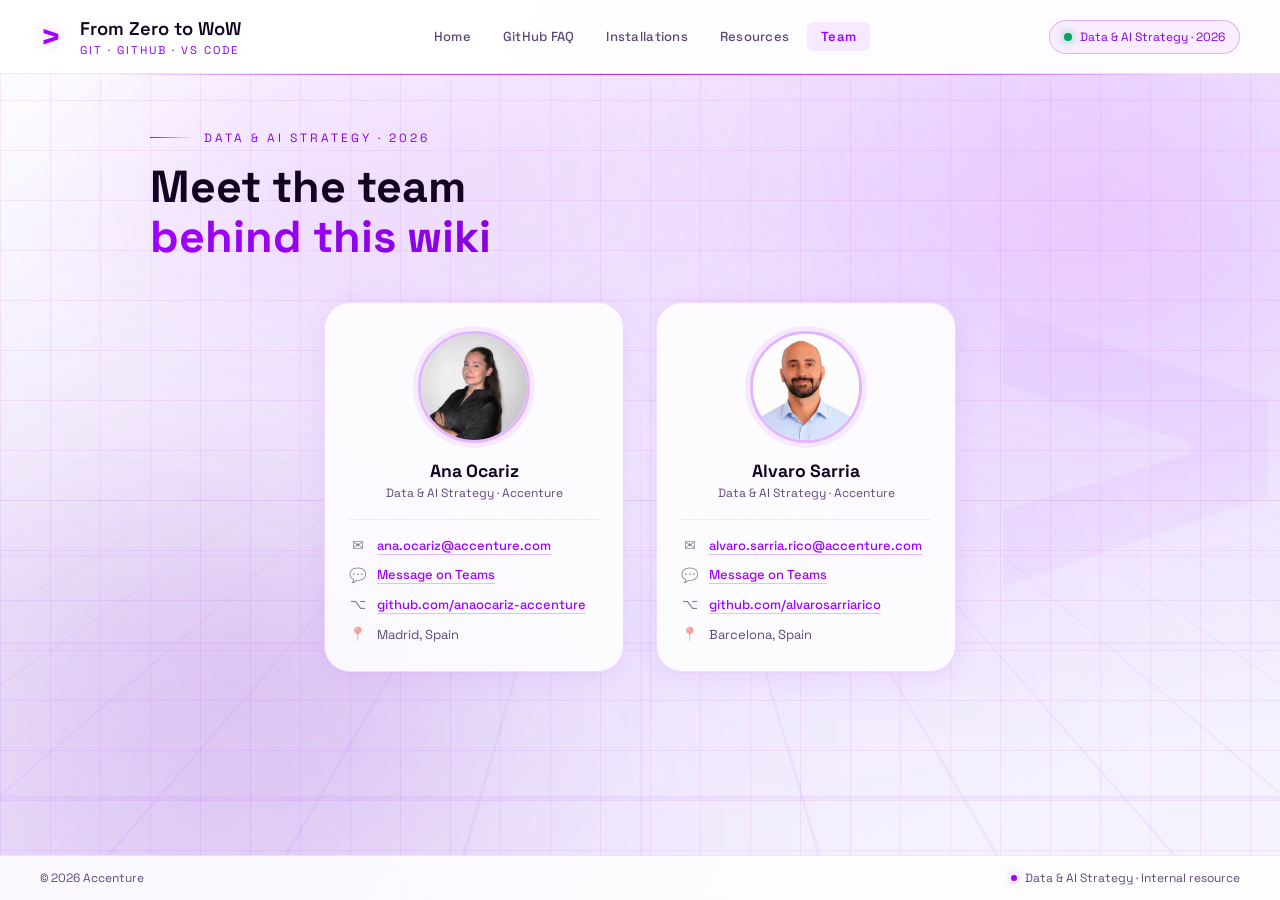
<file: pages/team.html>
<!doctype html>
<html lang="en">
  <head>
    <meta charset="UTF-8" />
    <meta name="viewport" content="width=device-width, initial-scale=1.0" />
    <title>Collaborative Development</title>
    <link rel="icon" type="image/svg+xml" href="../assets/favicon.svg" />
    <link
      href="https://fonts.googleapis.com/css2?family=Space+Grotesk:wght@300;400;500;600;700&display=swap"
      rel="stylesheet"
    />
    <link href="../styles.css" rel="stylesheet" />
    <link href="team.css" rel="stylesheet" />
  </head>
  <body class="page-team">
    <!-- FIXED BACKGROUND LAYERS -->
    <div class="bg-grid"></div>
    <div class="bg-glow bg-glow-1"></div>
    <div class="bg-glow bg-glow-2"></div>
    <div class="bg-symbol">></div>

    <!-- FX: SCANLINES -->
    <div class="fx-scanlines" aria-hidden="true"></div>

    <!-- FX: FILM GRAIN -->
    <div class="fx-grain" aria-hidden="true"></div>

    <header id="header">
      <div class="header-left">
        <span class="logo-accent">></span>
        <div class="header-title">
          <h1>From Zero to WoW</h1>
          <div class="header-subtitle">
            Git &middot; GitHub &middot; VS Code
          </div>
        </div>
      </div>
      <nav class="header-nav" aria-label="Site navigation">
        <a href="../index.html">Home</a>
        <a href="git-github.html">GitHub FAQ</a>
        <a href="vscode.html">Installations</a>
        <a href="docs.html">Resources</a>
        <a href="team.html" class="active">Team</a>
      </nav>
      <div class="header-badge">
        <span class="live-dot"></span>
        <span>Data &amp; AI Strategy &middot; 2026</span>
      </div>
    </header>

    <main>
      <!-- FX: AURORA -->
      <div class="fx-aurora" aria-hidden="true">
        <div class="fx-aurora-1"></div>
        <div class="fx-aurora-2"></div>
        <div class="fx-aurora-3"></div>
        <div class="fx-aurora-4"></div>
      </div>

      <!-- FX: PERSPECTIVE GRID -->
      <div class="fx-perspective-grid" aria-hidden="true"></div>

      <!-- CONTENT -->
      <div class="content-wrapper">
        <div class="kicker">Data &amp; AI Strategy &middot; 2026</div>
        <h2 class="hero-title">
          Meet the team<br />
          <span>behind this wiki</span>
        </h2>

        <div class="team-grid">

          <!-- ANA OCARIZ -->
          <div class="contact-card">
            <div class="card-body">
              <div class="card-avatar">
                <img src="../assets/ana_ocariz.JPG" alt="Photo of Ana Ocariz" />
              </div>
              <p class="card-name">Ana Ocariz</p>
              <p class="card-department">Data &amp; AI Strategy &middot; Accenture</p>
              <div class="card-divider"></div>
              <div class="card-fields">
                <div class="card-field">
                  <span class="card-field-icon">✉</span>
                  <span class="card-field-value">
                    <a href="mailto:ana.ocariz@accenture.com?subject=From%20Zero%20to%20WoW%20-%20Git%2FGithub%20VS%20Code%20Wiki">ana.ocariz@accenture.com</a>
                  </span>
                </div>
                <div class="card-field">
                  <span class="card-field-icon">💬</span>
                  <span class="card-field-value">
                    <a href="https://teams.microsoft.com/l/chat/0/0?users=ana.ocariz@accenture.com" target="_blank" rel="noopener">Message on Teams</a>
                  </span>
                </div>
                <div class="card-field">
                  <span class="card-field-icon">⌥</span>
                  <span class="card-field-value">
                    <a href="https://github.com/anaocariz-accenture" target="_blank" rel="noopener">github.com/anaocariz-accenture</a>
                  </span>
                </div>
                <div class="card-field">
                  <span class="card-field-icon">📍</span>
                  <span class="card-field-value">Madrid, Spain</span>
                </div>
              </div>
            </div>
          </div>

          <!-- ALVARO SARRIA -->
          <div class="contact-card">
            <div class="card-body">
              <div class="card-avatar">
                <img src="../assets/alvaro_sarria.png" alt="Photo of Alvaro Sarria" />
              </div>
              <p class="card-name">Alvaro Sarria</p>
              <p class="card-department">Data &amp; AI Strategy &middot; Accenture</p>
              <div class="card-divider"></div>
              <div class="card-fields">
                <div class="card-field">
                  <span class="card-field-icon">✉</span>
                  <span class="card-field-value">
                    <a href="mailto:alvaro.sarria.rico@accenture.com?subject=From%20Zero%20to%20WoW%20-%20Git%2FGithub%20VS%20Code%20Wiki">alvaro.sarria.rico@accenture.com</a>
                  </span>
                </div>
                <div class="card-field">
                  <span class="card-field-icon">💬</span>
                  <span class="card-field-value">
                    <a href="https://teams.microsoft.com/l/chat/0/0?users=alvaro.sarria.rico@accenture.com" target="_blank" rel="noopener">Message on Teams</a>
                  </span>
                </div>
                <div class="card-field">
                  <span class="card-field-icon">⌥</span>
                  <span class="card-field-value">
                    <a href="https://github.com/alvarosarriarico" target="_blank" rel="noopener">github.com/alvarosarriarico</a>
                  </span>
                </div>
                <div class="card-field">
                  <span class="card-field-icon">📍</span>
                  <span class="card-field-value">Barcelona, Spain</span>
                </div>
              </div>
            </div>
          </div>

        </div>
      </div>
    </main>

    <footer>
      <p>&copy; 2026 Accenture</p>
      <p class="footer-pill">
        Data &amp; AI Strategy &middot; Internal resource
      </p>
    </footer>

    <script src="../script.js"></script>
  </body>
</html>
</file>
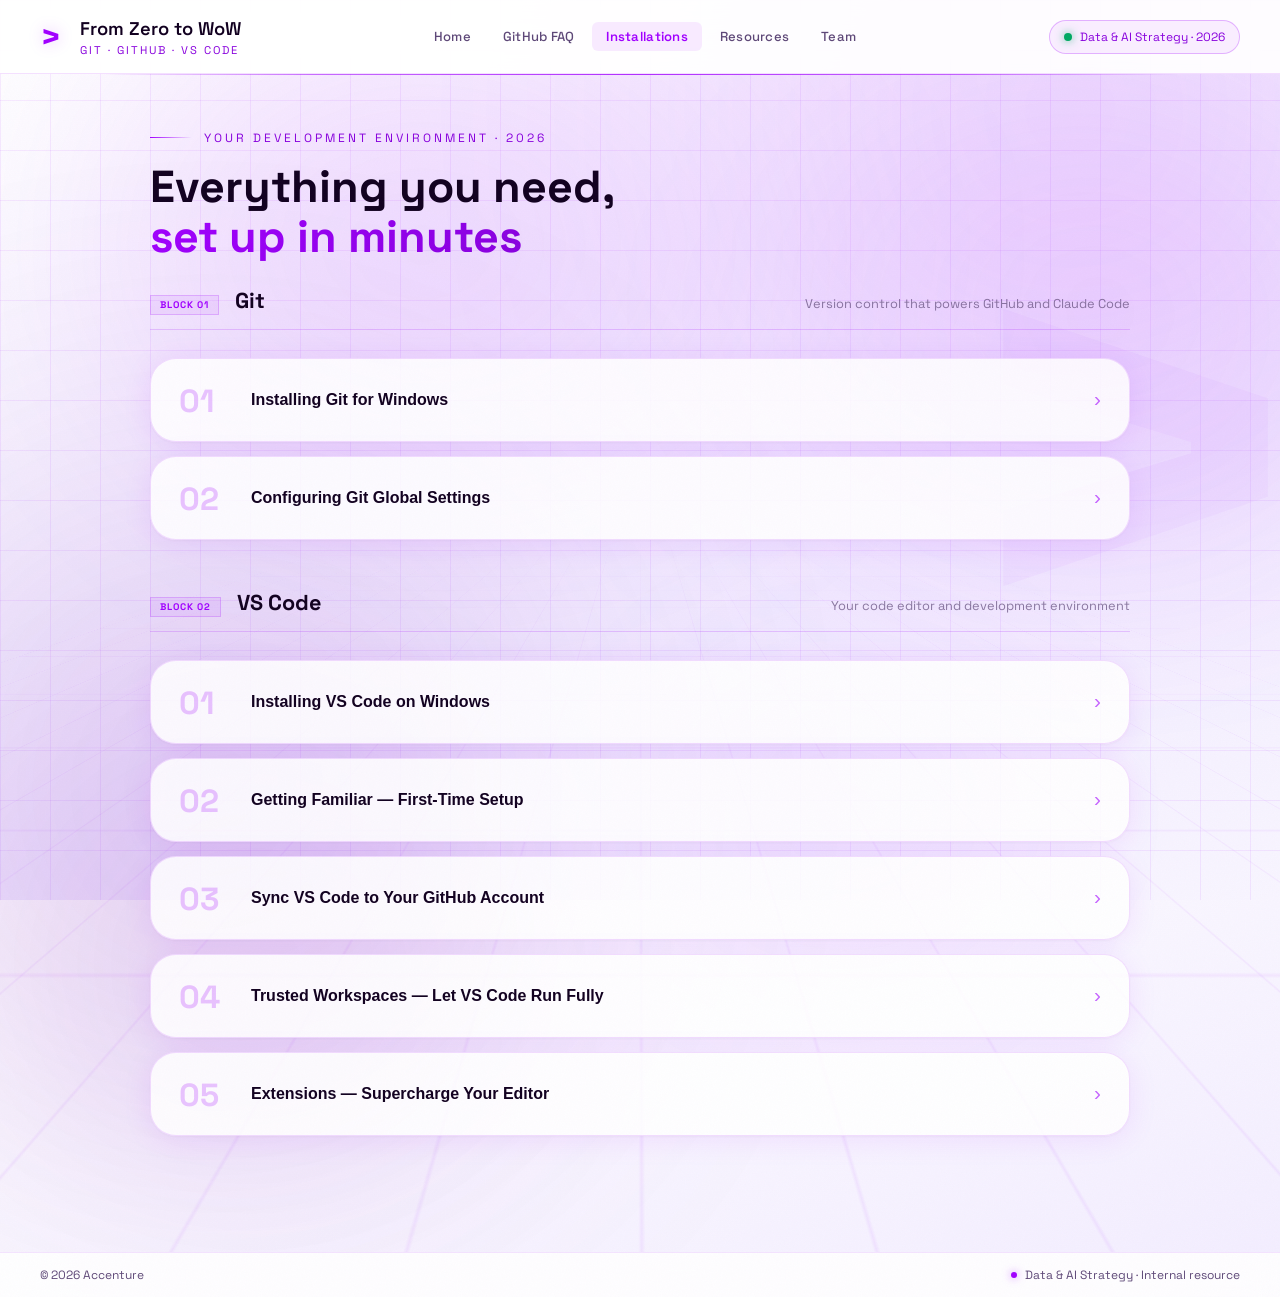
<file: pages/vscode.html>
<!doctype html>
<html lang="en">
  <head>
    <meta charset="UTF-8" />
    <meta name="viewport" content="width=device-width, initial-scale=1.0" />
    <title>Collaborative Development</title>
    <link rel="icon" type="image/svg+xml" href="../assets/favicon.svg" />
    <link
      href="https://fonts.googleapis.com/css2?family=Space+Grotesk:wght@300;400;500;600;700&display=swap"
      rel="stylesheet"
    />
    <link href="../styles.css" rel="stylesheet" />
    <link href="vscode.css" rel="stylesheet" />
  </head>
  <body class="page-vscode">
    <!-- FIXED BACKGROUND LAYERS -->
    <div class="bg-grid"></div>
    <div class="bg-glow bg-glow-1"></div>
    <div class="bg-glow bg-glow-2"></div>
    <div class="bg-symbol">></div>

    <!-- FX: SCANLINES -->
    <div class="fx-scanlines" aria-hidden="true"></div>

    <!-- FX: FILM GRAIN -->
    <div class="fx-grain" aria-hidden="true"></div>

    <header id="header">
      <div class="header-left">
        <span class="logo-accent">></span>
        <div class="header-title">
          <h1>From Zero to WoW</h1>
          <div class="header-subtitle">
            Git &middot; GitHub &middot; VS Code
          </div>
        </div>
      </div>
      <nav class="header-nav" aria-label="Site navigation">
        <a href="../index.html">Home</a>
        <a href="git-github.html">GitHub FAQ</a>
        <a href="vscode.html" class="active">Installations</a>
        <a href="docs.html">Resources</a>
        <a href="team.html">Team</a>
      </nav>
      <div class="header-badge">
        <span class="live-dot"></span>
        <span>Data &amp; AI Strategy &middot; 2026</span>
      </div>
    </header>

    <main>
      <!-- FX: AURORA -->
      <div class="fx-aurora" aria-hidden="true">
        <div class="fx-aurora-1"></div>
        <div class="fx-aurora-2"></div>
        <div class="fx-aurora-3"></div>
        <div class="fx-aurora-4"></div>
      </div>

      <!-- FX: PERSPECTIVE GRID -->
      <div class="fx-perspective-grid" aria-hidden="true"></div>

      <!-- CONTENT -->
      <div class="content-wrapper">
        <div class="kicker">Your development environment &middot; 2026</div>
        <h2 class="hero-title">
          Everything you need,<br />
          <span>set up in minutes</span>
        </h2>

        <!-- BLOCK 1: GIT -->
        <div class="install-block">
          <div class="install-block-header">
            <span class="install-block-eyebrow">Block 01</span>
            <h3 class="install-block-title">Git</h3>
            <p class="install-block-desc">Version control that powers GitHub and Claude Code</p>
          </div>
          <div class="step-list">

          <!-- STEP 1: GIT INSTALLATION -->
          <div class="step-card collapsible" id="git-step-01">
            <div class="step-number">01</div>
            <div class="step-body">
              <button
                class="step-toggle"
                aria-expanded="false"
                aria-controls="git-step-01-content"
              >
                <h3>Installing Git for Windows</h3>
                <span class="step-toggle-icon" aria-hidden="true">›</span>
              </button>
              <div class="step-content" id="git-step-01-content" role="region">
                <div class="exercise-intro">
                  <p>
                    Git is the version control system that records every change
                    you make to your code. Without it, none of the GitHub
                    workflows or Claude Code commands in this guide will work.
                    Installation takes about five minutes — and one setting
                    during the process is critical for Claude Code to function
                    correctly.
                  </p>
                </div>

                <p class="method-section-title">Download &amp; run the installer</p>

                <p class="method-step">
                  <strong>1.</strong> Open your browser and go to
                  <a href="https://git-scm.com/download/win" target="_blank" rel="noopener" class="inline-link">git-scm.com/download/win</a>.
                  The 64-bit Windows installer will download automatically.
                </p>
                <p class="method-step">
                  <strong>2.</strong> Open the downloaded
                  <code class="cmd-inline">.exe</code> file. Click through the
                  first few screens — the defaults are correct.
                </p>
                <p class="method-step">
                  <strong>3.</strong> When you reach the
                  <strong>"Adjusting your PATH environment"</strong> screen,
                  select the middle option:
                </p>

                <div class="warning-note">
                  <strong>&#9745;&nbsp; Git from the command line and also from 3rd-party software</strong>
                  <br /><br />
                  This is the most important setting in the entire installer.
                  It adds Git to your system PATH so that PowerShell, VS Code's
                  built-in terminal, and <strong>Claude Code</strong> can all
                  call Git commands without any extra configuration. If you
                  choose <em>"Use Git from Git Bash only"</em> instead, Claude
                  Code will not be able to find Git and commands like
                  <code class="cmd-inline">git commit</code> will fail.
                </div>

                <p class="method-step">
                  <strong>4.</strong> Continue clicking <strong>Next</strong>
                  on all remaining screens — leave every other setting at its
                  default. Click <strong>Install</strong>, then
                  <strong>Finish</strong>.
                </p>

                <p class="method-section-title" style="margin-top: 24px;">Verify the installation</p>

                <p class="method-step">
                  <strong>5.</strong> Close and reopen PowerShell (or any
                  terminal) and run:
                  <code class="cmd-inline">git --version</code>
                </p>
                <p class="method-step">
                  You should see a response like
                  <code class="cmd-inline">git version 2.x.x.windows.1</code>.
                  This confirms Git is installed and available on your PATH.
                </p>

                <div class="part-hint">
                  💡&nbsp; If the command returns <em>"git is not recognized"</em>,
                  close <strong>all</strong> terminal windows and reopen them —
                  PATH changes only take effect in new sessions. If it still
                  fails, re-run the installer and make sure the correct PATH
                  option is selected.
                </div>

              </div>
            </div>
          </div>

          <!-- STEP 2: GIT GLOBAL CONFIG -->
          <div class="step-card collapsible" id="git-step-02">
            <div class="step-number">02</div>
            <div class="step-body">
              <button
                class="step-toggle"
                aria-expanded="false"
                aria-controls="git-step-02-content"
              >
                <h3>Configuring Git Global Settings</h3>
                <span class="step-toggle-icon" aria-hidden="true">›</span>
              </button>
              <div class="step-content" id="git-step-02-content" role="region">
                <div class="exercise-intro">
                  <p>
                    Git global settings are stored in a single file on your
                    machine and apply to every repository you work in. You only
                    need to set these once. The commands below cover the settings
                    that every developer needs from day one.
                  </p>
                </div>

                <p class="method-section-title">Identity</p>

                <p class="method-step">
                  Git stamps your name and email on every commit you make. Open
                  a terminal and run both commands, replacing the placeholder
                  values with your own:
                </p>
                <p class="method-step">
                  <code class="cmd-inline">git config --global user.name "Your Full Name"</code>
                </p>
                <p class="method-step">
                  <code class="cmd-inline">git config --global user.email "you@example.com"</code>
                </p>

                <div class="part-hint">
                  💡&nbsp; Use the same email address you registered with on
                  GitHub. This is how GitHub links your commits to your profile
                  and shows your contribution history correctly.
                </div>

                <p class="method-section-title" style="margin-top: 24px;">Default branch name</p>

                <p class="method-step">
                  Set the default branch name to <code class="cmd-inline">main</code>
                  so every new repository you create starts on the same branch
                  name used by GitHub:
                </p>
                <p class="method-step">
                  <code class="cmd-inline">git config --global init.defaultBranch main</code>
                </p>

                <p class="method-section-title" style="margin-top: 24px;">Default editor</p>

                <p class="method-step">
                  Tell Git to open VS Code when it needs you to write or edit
                  something (such as a commit message or a merge conflict). The
                  <code class="cmd-inline">--wait</code> flag makes Git pause
                  until you close the VS Code tab before continuing:
                </p>
                <p class="method-step">
                  <code class="cmd-inline">git config --global core.editor "code --wait"</code>
                </p>

                <p class="method-section-title" style="margin-top: 24px;">Line ending handling</p>

                <p class="method-step">
                  Windows and Mac/Linux use different line ending characters.
                  This setting tells Git to automatically convert line endings
                  to the Windows format when you check out files, and back to
                  Unix format when you commit — preventing invisible differences
                  from cluttering your diffs:
                </p>
                <p class="method-step">
                  <code class="cmd-inline">git config --global core.autocrlf true</code>
                </p>

                <p class="method-section-title" style="margin-top: 24px;">Verify your settings</p>

                <p class="method-step">
                  Run the following command to print every global setting that
                  is currently configured:
                </p>
                <p class="method-step">
                  <code class="cmd-inline">git config --global --list</code>
                </p>
                <p class="method-step">
                  You should see your name, email, and the other values you just
                  set listed in the output.
                </p>

              </div>
            </div>
          </div>

          </div>
        </div>

        <!-- BLOCK 2: VS CODE -->
        <div class="install-block">
          <div class="install-block-header">
            <span class="install-block-eyebrow">Block 02</span>
            <h3 class="install-block-title">VS Code</h3>
            <p class="install-block-desc">Your code editor and development environment</p>
          </div>
          <div class="step-list">

          <!-- STEP 1: INSTALLATION -->
          <div class="step-card collapsible" id="step-01">
            <div class="step-number">01</div>
            <div class="step-body">
              <button
                class="step-toggle"
                aria-expanded="false"
                aria-controls="step-01-content"
              >
                <h3>Installing VS Code on Windows</h3>
                <span class="step-toggle-icon" aria-hidden="true">›</span>
              </button>
              <div class="step-content" id="step-01-content" role="region">
                <div class="exercise-intro">
                  <p>
                    Visual Studio Code (VS Code) is a free code editor made by
                    Microsoft. It is the industry standard for writing HTML, CSS,
                    JavaScript, and almost any other language. Installation takes
                    about three minutes and does not require any technical
                    knowledge.
                  </p>
                </div>

                <p class="method-section-title">Installation steps</p>

                <p class="method-step">
                  <strong>1.</strong> Open your browser and go to
                  <a href="https://code.visualstudio.com" target="_blank" rel="noopener" class="inline-link">code.visualstudio.com</a>.
                </p>
                <p class="method-step">
                  <strong>2.</strong> Click the large blue
                  <strong>Download for Windows</strong> button. A
                  <code class="cmd-inline">.exe</code> file will download to
                  your Downloads folder.
                </p>
                <p class="method-step">
                  <strong>3.</strong> Open the downloaded file. If Windows shows
                  a security prompt saying <em>"Do you want to allow this app to
                  make changes?"</em>, click <strong>Yes</strong> — this is
                  expected and safe.
                </p>
                <p class="method-step">
                  <strong>4.</strong> Click through the installer screens. When
                  you reach the <strong>Select Additional Tasks</strong> screen,
                  tick these two options before clicking Next:
                </p>
                <ul class="setup-checklist">
                  <li>
                    <span class="check-icon">☑</span>
                    <span><strong>Add "Open with Code" action to Windows Explorer context menu</strong> — lets you right-click any folder and open it directly in VS Code.</span>
                  </li>
                  <li>
                    <span class="check-icon">☑</span>
                    <span><strong>Add to PATH</strong> — lets you type <code class="cmd-inline">code</code> in PowerShell to open VS Code from the terminal.</span>
                  </li>
                </ul>
                <p class="method-step">
                  <strong>5.</strong> Click <strong>Install</strong>, wait about
                  30 seconds, then click <strong>Finish</strong>. VS Code will
                  open automatically.
                </p>

                <div class="part-hint">
                  💡&nbsp; If VS Code does not open automatically, find it in
                  your Start menu by searching <strong>Visual Studio Code</strong>.
                  Pin it to your taskbar so it is always one click away.
                </div>

              </div>
            </div>
          </div>

          <!-- STEP 2: FIRST-TIME SETUP -->
          <div class="step-card collapsible" id="step-02">
            <div class="step-number">02</div>
            <div class="step-body">
              <button
                class="step-toggle"
                aria-expanded="false"
                aria-controls="step-02-content"
              >
                <h3>Getting Familiar &mdash; First-Time Setup</h3>
                <span class="step-toggle-icon" aria-hidden="true">›</span>
              </button>
              <div class="step-content" id="step-02-content" role="region">
                <div class="exercise-intro">
                  <p>
                    VS Code opens to a Welcome tab the first time you launch it.
                    A few quick settings will make your day-to-day experience
                    much smoother — none of them require any technical knowledge
                    to configure.
                  </p>
                </div>

                <p class="method-section-title">The interface at a glance</p>
                <p class="method-step">
                  VS Code is divided into a few key areas you will use every day:
                </p>
                <ul class="setup-checklist">
                  <li>
                    <span class="check-icon area-icon">&#9776;</span>
                    <span><strong>Activity Bar</strong> (left strip of icons) — switches between the file explorer, search, Git panel, and extensions.</span>
                  </li>
                  <li>
                    <span class="check-icon area-icon">&#128196;</span>
                    <span><strong>Explorer</strong> (first icon, looks like two files) — shows all the files and folders in your project.</span>
                  </li>
                  <li>
                    <span class="check-icon area-icon">&#9998;</span>
                    <span><strong>Editor</strong> (main area) — where you read and write code. You can have multiple files open as tabs.</span>
                  </li>
                  <li>
                    <span class="check-icon area-icon">&#9654;</span>
                    <span><strong>Terminal</strong> (bottom panel) — a PowerShell window built into VS Code. This is where you run Git commands and Claude Code.</span>
                  </li>
                </ul>

                <p class="method-section-title" style="margin-top: 24px;">Recommended settings</p>

                <p class="method-step">
                  <strong>Open your project folder.</strong> Go to
                  <strong>File &rarr; Open Folder</strong>, navigate to your
                  repository folder, and click <strong>Select Folder</strong>.
                  VS Code remembers the last folder you opened and will return
                  to it automatically next time.
                </p>

                <p class="method-step">
                  <strong>Enable Auto Save.</strong> Go to
                  <strong>File &rarr; Auto Save</strong> and click it to enable
                  it. A tick will appear next to it. This saves your files
                  automatically as you type so you never lose a change by
                  forgetting to press <code class="cmd-inline">Ctrl + S</code>.
                </p>

                <p class="method-step">
                  <strong>Open the terminal.</strong> Go to
                  <strong>View &rarr; Terminal</strong> or press
                  <code class="cmd-inline">Ctrl + `</code> (the backtick key,
                  just left of the 1 key). The terminal opens at the bottom of
                  the screen, already pointing at your project folder — you do
                  not need to <code class="cmd-inline">cd</code> anywhere when
                  you open it this way.
                </p>

                <p class="method-step">
                  <strong>Adjust font size.</strong> Hold
                  <code class="cmd-inline">Ctrl</code> and scroll up or down
                  inside the editor to make text larger or smaller instantly.
                </p>

                <p class="method-step">
                  <strong>Use the Command Palette.</strong> Press
                  <code class="cmd-inline">Ctrl + Shift + P</code> to open a
                  search bar for every feature and setting in VS Code. If you
                  ever cannot find something in the menus, type what you are
                  looking for here.
                </p>

                <div class="warning-note">
                  💡&nbsp; <strong>When you open the terminal inside VS Code</strong>,
                  it automatically starts in your project folder — so you do not
                  need to run <code class="cmd-inline">cd</code> first. This is
                  the easiest way to avoid the "wrong folder" problem described
                  in the Git &amp; GitHub guide.
                </div>

              </div>
            </div>
          </div>

          <!-- STEP 3: GITHUB SYNC -->
          <div class="step-card collapsible" id="step-03">
            <div class="step-number">03</div>
            <div class="step-body">
              <button
                class="step-toggle"
                aria-expanded="false"
                aria-controls="step-03-content"
              >
                <h3>Sync VS Code to Your GitHub Account</h3>
                <span class="step-toggle-icon" aria-hidden="true">›</span>
              </button>
              <div class="step-content" id="step-03-content" role="region">
                <div class="exercise-intro">
                  <p>
                    Connecting VS Code to your GitHub account lets you push and
                    pull code, clone repositories, and review pull requests
                    without ever leaving the editor. It also unlocks
                    <strong>Settings Sync</strong> — your extensions, themes,
                    and preferences follow you to any machine automatically.
                  </p>
                </div>

                <p class="method-section-title">Sign in to GitHub</p>

                <p class="method-step">
                  <strong>1.</strong> Look at the very bottom-left corner of VS
                  Code. You will see a <strong>person icon</strong> (the
                  Accounts button). Click it.
                </p>
                <p class="method-step">
                  <strong>2.</strong> Click <strong>Sign in with GitHub</strong>.
                  A browser window will open asking you to authorise VS Code.
                </p>
                <p class="method-step">
                  <strong>3.</strong> Click <strong>Authorize Visual-Studio-Code</strong>
                  in the browser. GitHub will redirect you back to VS Code
                  automatically. You may see a prompt asking
                  <em>"Allow this website to open VS Code?"</em> — click
                  <strong>Open</strong>.
                </p>
                <p class="method-step">
                  <strong>4.</strong> Back in VS Code, the person icon now
                  shows your GitHub username. You are signed in.
                </p>

                <p class="method-section-title" style="margin-top: 24px;">Enable Settings Sync</p>

                <p class="method-step">
                  <strong>1.</strong> Click the person icon again and select
                  <strong>Turn on Settings Sync&hellip;</strong>
                </p>
                <p class="method-step">
                  <strong>2.</strong> A panel will appear listing what to sync —
                  leave all options ticked and click <strong>Sign in &amp; Turn on</strong>.
                </p>
                <p class="method-step">
                  <strong>3.</strong> Choose <strong>GitHub</strong> when asked
                  which account to use. Your settings are now backed up and will
                  restore on any new machine the moment you sign in.
                </p>

                <ul class="setup-checklist" style="margin-top: 16px;">
                  <li>
                    <span class="check-icon">☑</span>
                    <span><strong>Extensions</strong> — every installed extension syncs automatically.</span>
                  </li>
                  <li>
                    <span class="check-icon">☑</span>
                    <span><strong>Keyboard shortcuts</strong> — your custom key bindings carry over.</span>
                  </li>
                  <li>
                    <span class="check-icon">☑</span>
                    <span><strong>Settings &amp; theme</strong> — font size, colour theme, and all preferences.</span>
                  </li>
                  <li>
                    <span class="check-icon">☑</span>
                    <span><strong>Snippets</strong> — any custom code snippets you have saved.</span>
                  </li>
                </ul>

                <div class="part-hint">
                  💡&nbsp; If you are on an Accenture-managed machine and the
                  browser redirect does not return to VS Code automatically,
                  copy the URL shown in the browser, paste it into VS Code's
                  Command Palette (<code class="cmd-inline">Ctrl + Shift + P</code>),
                  and run <strong>GitHub: Completing Authentication</strong>.
                </div>

              </div>
            </div>
          </div>

          <!-- STEP 4: TRUSTED WORKSPACES -->
          <div class="step-card collapsible" id="step-04">
            <div class="step-number">04</div>
            <div class="step-body">
              <button
                class="step-toggle"
                aria-expanded="false"
                aria-controls="step-04-content"
              >
                <h3>Trusted Workspaces &mdash; Let VS Code Run Fully</h3>
                <span class="step-toggle-icon" aria-hidden="true">›</span>
              </button>
              <div class="step-content" id="step-04-content" role="region">
                <div class="exercise-intro">
                  <p>
                    VS Code has a built-in security feature called
                    <strong>Workspace Trust</strong>. When you open a folder
                    for the first time, VS Code asks whether you trust it.
                    Until you say yes, extensions will not activate, the
                    integrated terminal is restricted, and tools like
                    <strong>Claude Code</strong> and <strong>Live Server</strong>
                    will not run. This is one of the first things to sort out
                    after installation.
                  </p>
                </div>

                <p class="method-section-title">Why it matters</p>

                <ul class="setup-checklist">
                  <li>
                    <span class="check-icon">&#128268;</span>
                    <span><strong>Extensions stay dormant</strong> — Claude Code, Live Server, and every other extension you install will not activate in an untrusted folder.</span>
                  </li>
                  <li>
                    <span class="check-icon">&#9000;</span>
                    <span><strong>The terminal is locked down</strong> — running Git commands or starting Claude Code from the VS Code terminal requires the folder to be trusted first.</span>
                  </li>
                  <li>
                    <span class="check-icon">&#128202;</span>
                    <span><strong>Features are silently disabled</strong> — syntax highlighting, IntelliSense, and formatting all depend on extensions. None of them work until trust is granted.</span>
                  </li>
                </ul>

                <p class="method-section-title" style="margin-top: 24px;">Which folder to trust</p>

                <p class="method-step">
                  The key is to trust your <strong>parent projects folder</strong>
                  — the one where all your repositories live — rather than
                  trusting each repo one by one. That way, every project you
                  clone into it is automatically trusted from day one.
                </p>

                <div class="concept-block concept-block--highlight">
                  <p class="concept-label">Recommended folder to trust</p>
                  <p>
                    Trust the folder where you will keep <em>all</em> your
                    code and cloned repositories — for example
                    <code class="cmd-inline">Documents\Projects</code>. When
                    VS Code trusts a parent folder, every sub-folder inside it
                    (each individual repo) inherits that trust automatically.
                    You will never need to click a trust prompt again for work
                    inside that folder.
                  </p>
                </div>

                <p class="method-section-title" style="margin-top: 24px;">How to trust a folder</p>

                <p class="method-step">
                  <strong>When prompted automatically.</strong> The first time
                  you open a folder, VS Code shows a blue banner at the top of
                  the screen asking:
                </p>
                <div class="cmd-block">
                  Do you trust the authors of the files in this folder?
                </div>
                <p class="method-step">
                  Click <strong>Yes, I trust the authors</strong>. If you want
                  trust to extend to all sub-folders (recommended), tick
                  <strong>"Trust the authors of all files in the parent folder"</strong>
                  before clicking.
                </p>

                <p class="method-step" style="margin-top: 12px;">
                  <strong>To manage trust manually at any time.</strong> Open
                  the Command Palette with
                  <code class="cmd-inline">Ctrl + Shift + P</code>, type
                  <strong>Manage Workspace Trust</strong>, and press Enter. From
                  there you can add, remove, or review trusted folders at any
                  time.
                </p>

                <div class="part-hint">
                  💡&nbsp; If you opened VS Code, installed extensions, and
                  none of them seem to be doing anything — an untrusted folder
                  is the most likely cause. Open Manage Workspace Trust and
                  check whether your current folder is listed as trusted.
                </div>

              </div>
            </div>
          </div>

          <!-- STEP 5: EXTENSIONS -->
          <div class="step-card collapsible" id="step-05">
            <div class="step-number">05</div>
            <div class="step-body">
              <button
                class="step-toggle"
                aria-expanded="false"
                aria-controls="step-05-content"
              >
                <h3>Extensions &mdash; Supercharge Your Editor</h3>
                <span class="step-toggle-icon" aria-hidden="true">›</span>
              </button>
              <div class="step-content" id="step-05-content" role="region">
                <div class="exercise-intro">
                  <p>
                    Extensions are add-ons that give VS Code new capabilities.
                    Think of them like apps on your phone — VS Code is the phone,
                    and extensions are the apps you install to do specific things.
                    Each one installs in seconds and can be enabled or disabled
                    at any time. The list below covers the extensions we recommend
                    for this guide.
                  </p>
                </div>

                <div class="concept-block">
                  <p class="concept-label">How to install an extension</p>
                  <p>
                    Click the <strong>Extensions icon</strong> in the Activity
                    Bar (the four squares on the left side), search for the
                    extension name, and click <strong>Install</strong>. Or click
                    the <em>Install in VS Code</em> link on any card below —
                    it will open directly in the Extensions panel.
                  </p>
                </div>

                <!-- FILTER TABS -->
                <div class="ext-filter-tabs" role="tablist" aria-label="Filter extensions">
                  <button class="ext-filter-tab active" data-filter="essential" role="tab" aria-selected="true">Essential</button>
                  <button class="ext-filter-tab" data-filter="vscode-pro" role="tab" aria-selected="false">VS Code Pro</button>
                </div>

                <!-- VS CODE PRO NOTICE -->
                <div class="ext-pro-notice" id="ext-pro-notice" style="display: none;">
                  These extensions are <strong>not required</strong> to follow this guide or work with Git and GitHub.
                  None of them affect your code's output. They are purely productivity tools — useful only if you
                  spend a significant amount of time writing code inside VS Code and want a more polished
                  editing experience. Feel free to skip them entirely or install them later once you are
                  comfortable with the essentials.
                </div>

                <!-- EXTENSION GRID -->
                <div class="ext-grid">

                  <div class="ext-card" data-category="essential">
                    <div class="ext-card-meta">
                      <span class="ext-type ext-type--essential">Essential</span>
                      <span class="ext-publisher">Anthropic</span>
                    </div>
                    <h4 class="ext-title">Claude Code</h4>
                    <p class="ext-desc">
                      The AI coding assistant used throughout this guide. Chat
                      in plain English to write, explain, and fix code without
                      needing to know all the commands yourself.
                    </p>
                    <a href="https://marketplace.visualstudio.com/items?itemName=anthropic.claude-code" target="_blank" rel="noopener" class="ext-link">Install in VS Code &rarr;</a>
                  </div>

                  <div class="ext-card" data-category="essential">
                    <div class="ext-card-meta">
                      <span class="ext-type ext-type--essential">Essential</span>
                      <span class="ext-publisher">Microsoft</span>
                    </div>
                    <h4 class="ext-title">Live Server</h4>
                    <p class="ext-desc">
                      Launches a local web server that auto-refreshes your
                      browser the moment you save a file. Essential for viewing
                      HTML pages that load data from a local JSON file.
                    </p>
                    <a href="https://marketplace.visualstudio.com/items?itemName=ms-vscode.live-server" target="_blank" rel="noopener" class="ext-link">Install in VS Code &rarr;</a>
                  </div>

                  <div class="ext-card" data-category="vscode-pro">
                    <div class="ext-card-meta">
                      <span class="ext-type ext-type--vscode-pro">VS Code Pro</span>
                      <span class="ext-type ext-type--optional">Optional</span>
                      <span class="ext-publisher">Prettier</span>
                    </div>
                    <h4 class="ext-title">Prettier &mdash; Code Formatter</h4>
                    <p class="ext-desc">
                      Automatically formats your HTML, CSS, and JavaScript every
                      time you save — consistent indentation, spacing, and
                      structure with zero effort. Makes code much easier to read.
                    </p>
                    <a href="https://marketplace.visualstudio.com/items?itemName=esbenp.prettier-vscode" target="_blank" rel="noopener" class="ext-link">Install in VS Code &rarr;</a>
                  </div>

                  <div class="ext-card" data-category="vscode-pro">
                    <div class="ext-card-meta">
                      <span class="ext-type ext-type--vscode-pro">VS Code Pro</span>
                      <span class="ext-type ext-type--web">HTML &amp; Web</span>
                      <span class="ext-publisher">ecmel</span>
                    </div>
                    <h4 class="ext-title">HTML CSS Support</h4>
                    <p class="ext-desc">
                      Suggests CSS class names as you type inside HTML files.
                      Prevents typos when referencing styles and speeds up
                      writing markup considerably.
                    </p>
                    <a href="https://marketplace.visualstudio.com/items?itemName=ecmel.vscode-html-css" target="_blank" rel="noopener" class="ext-link">Install in VS Code &rarr;</a>
                  </div>

                  <div class="ext-card" data-category="vscode-pro">
                    <div class="ext-card-meta">
                      <span class="ext-type ext-type--vscode-pro">VS Code Pro</span>
                      <span class="ext-type ext-type--web">HTML &amp; Web</span>
                      <span class="ext-publisher">Microsoft</span>
                    </div>
                    <h4 class="ext-title">ESLint</h4>
                    <p class="ext-desc">
                      Highlights JavaScript errors and potential problems as you
                      type — before you even run the code. Think of it as
                      spell-check for your scripts.
                    </p>
                    <a href="https://marketplace.visualstudio.com/items?itemName=dbaeumer.vscode-eslint" target="_blank" rel="noopener" class="ext-link">Install in VS Code &rarr;</a>
                  </div>

                  <div class="ext-card" data-category="vscode-pro">
                    <div class="ext-card-meta">
                      <span class="ext-type ext-type--vscode-pro">VS Code Pro</span>
                      <span class="ext-type ext-type--web">HTML &amp; Web</span>
                      <span class="ext-publisher">xabikos</span>
                    </div>
                    <h4 class="ext-title">JavaScript (ES6) Snippets</h4>
                    <p class="ext-desc">
                      Shortcuts that expand into common JavaScript code blocks.
                      Type a short keyword and press Tab to get a full snippet
                      instantly — saves repetitive typing.
                    </p>
                    <a href="https://marketplace.visualstudio.com/items?itemName=xabikos.javascriptsnippets" target="_blank" rel="noopener" class="ext-link">Install in VS Code &rarr;</a>
                  </div>

                  <div class="ext-card" data-category="vscode-pro">
                    <div class="ext-card-meta">
                      <span class="ext-type ext-type--vscode-pro">VS Code Pro</span>
                      <span class="ext-type ext-type--appearance">Appearance</span>
                      <span class="ext-publisher">GitHub</span>
                    </div>
                    <h4 class="ext-title">GitHub Theme</h4>
                    <p class="ext-desc">
                      Brings GitHub's familiar colour scheme into VS Code. A
                      clean, professional look available in both light and dark
                      variants — easy on the eyes during long sessions.
                    </p>
                    <a href="https://marketplace.visualstudio.com/items?itemName=github.github-vscode-theme" target="_blank" rel="noopener" class="ext-link">Install in VS Code &rarr;</a>
                  </div>

                  <div class="ext-card" data-category="vscode-pro">
                    <div class="ext-card-meta">
                      <span class="ext-type ext-type--vscode-pro">VS Code Pro</span>
                      <span class="ext-type ext-type--appearance">Appearance</span>
                      <span class="ext-publisher">Philipp Kief</span>
                    </div>
                    <h4 class="ext-title">Material Icon Theme</h4>
                    <p class="ext-desc">
                      Replaces VS Code's default file icons with colourful,
                      distinctive ones for every file type. Makes navigating a
                      project with many different files much faster at a glance.
                    </p>
                    <a href="https://marketplace.visualstudio.com/items?itemName=pkief.material-icon-theme" target="_blank" rel="noopener" class="ext-link">Install in VS Code &rarr;</a>
                  </div>

                </div>
              </div>
            </div>
          </div>

          </div>
        </div>
      </div>
    </main>

    <footer>
      <p>&copy; 2026 Accenture</p>
      <p class="footer-pill">
        Data &amp; AI Strategy &middot; Internal resource
      </p>
    </footer>

    <script src="../script.js"></script>
    <script src="vscode.js"></script>
  </body>
</html>
</file>
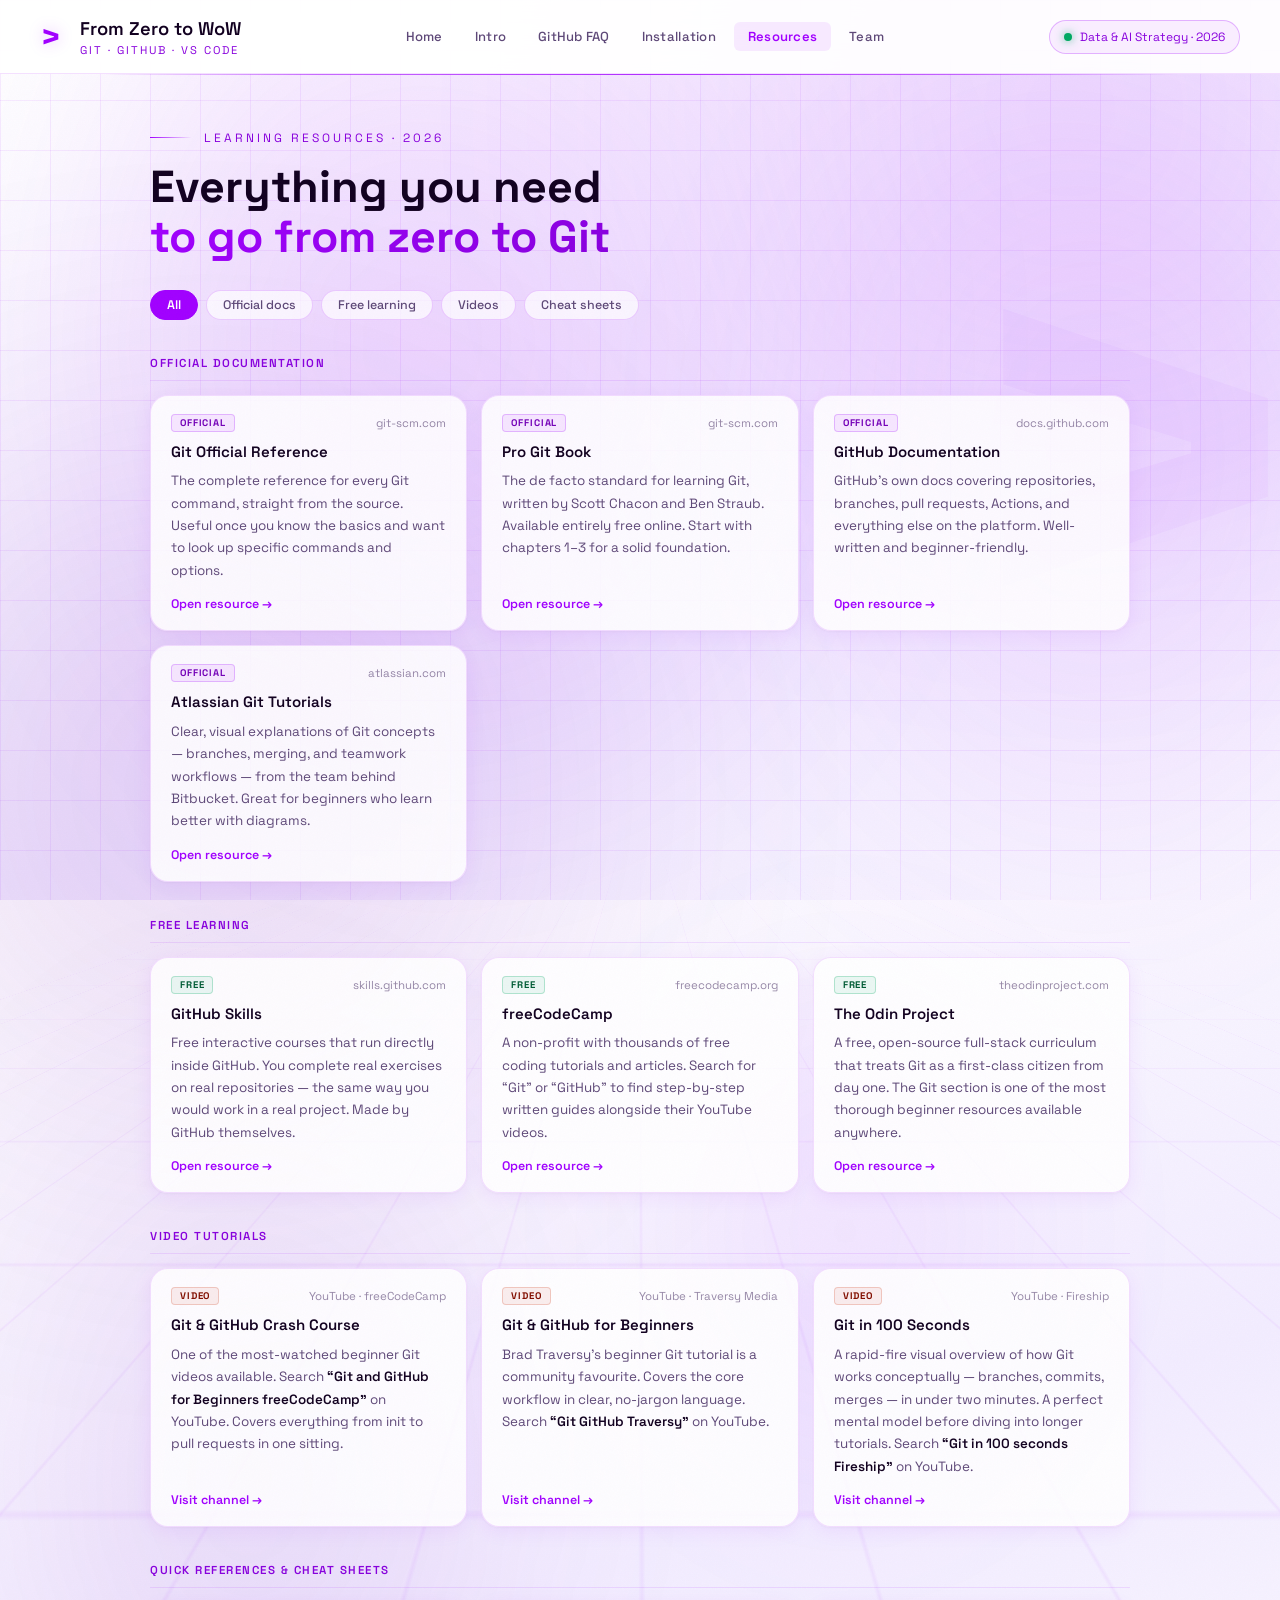
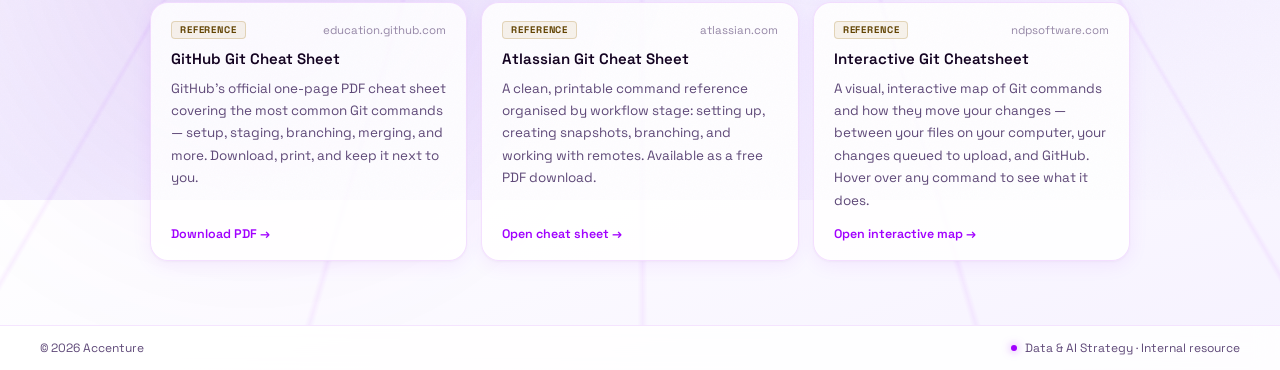
<file: pages/docs/docs.html>
<!doctype html>
<html lang="en">
  <head>
    <meta charset="UTF-8" />
    <meta name="viewport" content="width=device-width, initial-scale=1.0" />
    <title>Collaborative Development</title>
    <link rel="icon" type="image/svg+xml" href="../../assets/favicon.svg" />
    <link
      href="https://fonts.googleapis.com/css2?family=Space+Grotesk:wght@300;400;500;600;700&display=swap"
      rel="stylesheet"
    />
    <link href="../../styles.css" rel="stylesheet" />
    <link href="docs.css" rel="stylesheet" />
  </head>
  <body class="page-docs">
    <!-- FIXED BACKGROUND LAYERS -->
    <div class="bg-grid"></div>
    <div class="bg-glow bg-glow-1"></div>
    <div class="bg-glow bg-glow-2"></div>
    <div class="bg-symbol">></div>

    <!-- FX: SCANLINES -->
    <div class="fx-scanlines" aria-hidden="true"></div>

    <!-- FX: FILM GRAIN -->
    <div class="fx-grain" aria-hidden="true"></div>

    <header id="header">
      <div class="header-left">
        <span class="logo-accent">></span>
        <div class="header-title">
          <h1>From Zero to WoW</h1>
          <div class="header-subtitle">
            Git &middot; GitHub &middot; VS Code
          </div>
        </div>
      </div>
      <nav class="header-nav" aria-label="Site navigation">
        <a href="../../index.html">Home</a>
        <a href="../intro/intro.html">Intro</a>
        <a href="../git-github/git-github.html">GitHub FAQ</a>
        <a href="../installation/installation.html">Installation</a>
        <a href="docs.html" class="active">Resources</a>
        <a href="../team/team.html">Team</a>
      </nav>
      <div class="header-badge">
        <span class="live-dot"></span>
        <span>Data &amp; AI Strategy &middot; 2026</span>
      </div>
    </header>

    <main>
      <!-- FX: AURORA -->
      <div class="fx-aurora" aria-hidden="true">
        <div class="fx-aurora-1"></div>
        <div class="fx-aurora-2"></div>
        <div class="fx-aurora-3"></div>
        <div class="fx-aurora-4"></div>
      </div>

      <!-- FX: PERSPECTIVE GRID -->
      <div class="fx-perspective-grid" aria-hidden="true"></div>

      <!-- CONTENT -->
      <div class="content-wrapper">
        <div class="kicker">Learning resources &middot; 2026</div>
        <h2 class="hero-title">
          Everything you need<br />
          <span>to go from zero to Git</span>
        </h2>

        <!-- FILTER TABS -->
        <div class="filter-tabs" role="tablist" aria-label="Filter resources">
          <button
            class="filter-tab active"
            data-filter="all"
            role="tab"
            aria-selected="true"
          >All</button>
          <button
            class="filter-tab"
            data-filter="official"
            role="tab"
            aria-selected="false"
          >Official docs</button>
          <button
            class="filter-tab"
            data-filter="free"
            role="tab"
            aria-selected="false"
          >Free learning</button>
          <button
            class="filter-tab"
            data-filter="video"
            role="tab"
            aria-selected="false"
          >Videos</button>
          <button
            class="filter-tab"
            data-filter="reference"
            role="tab"
            aria-selected="false"
          >Cheat sheets</button>
        </div>

        <!-- OFFICIAL DOCS -->
        <div class="resource-section" data-category="official">
          <p class="resource-section-title">Official documentation</p>
          <div class="resource-grid">

            <div class="resource-card">
              <div class="resource-card-meta">
                <span class="resource-type resource-type--official">Official</span>
                <span class="resource-platform">git-scm.com</span>
              </div>
              <h3 class="resource-title">Git Official Reference</h3>
              <p class="resource-desc">
                The complete reference for every Git command, straight from the
                source. Useful once you know the basics and want to look up
                specific commands and options.
              </p>
              <a
                href="https://git-scm.com/doc"
                target="_blank"
                rel="noopener"
                class="resource-link"
              >Open resource &rarr;</a>
            </div>

            <div class="resource-card">
              <div class="resource-card-meta">
                <span class="resource-type resource-type--official">Official</span>
                <span class="resource-platform">git-scm.com</span>
              </div>
              <h3 class="resource-title">Pro Git Book</h3>
              <p class="resource-desc">
                The de facto standard for learning Git, written by Scott Chacon
                and Ben Straub. Available entirely free online. Start with
                chapters 1&ndash;3 for a solid foundation.
              </p>
              <a
                href="https://git-scm.com/book/en/v2"
                target="_blank"
                rel="noopener"
                class="resource-link"
              >Open resource &rarr;</a>
            </div>

            <div class="resource-card">
              <div class="resource-card-meta">
                <span class="resource-type resource-type--official">Official</span>
                <span class="resource-platform">docs.github.com</span>
              </div>
              <h3 class="resource-title">GitHub Documentation</h3>
              <p class="resource-desc">
                GitHub's own docs covering repositories, branches, pull
                requests, Actions, and everything else on the platform.
                Well-written and beginner-friendly.
              </p>
              <a
                href="https://docs.github.com"
                target="_blank"
                rel="noopener"
                class="resource-link"
              >Open resource &rarr;</a>
            </div>

            <div class="resource-card">
              <div class="resource-card-meta">
                <span class="resource-type resource-type--official">Official</span>
                <span class="resource-platform">atlassian.com</span>
              </div>
              <h3 class="resource-title">Atlassian Git Tutorials</h3>
              <p class="resource-desc">
                Clear, visual explanations of Git concepts — branches, merging,
                and teamwork workflows — from the team behind Bitbucket. Great
                for beginners who learn better with diagrams.
              </p>
              <a
                href="https://www.atlassian.com/git/tutorials"
                target="_blank"
                rel="noopener"
                class="resource-link"
              >Open resource &rarr;</a>
            </div>

          </div>
        </div>

        <!-- FREE LEARNING -->
        <div class="resource-section" data-category="free">
          <p class="resource-section-title">Free learning</p>
          <div class="resource-grid">

            <div class="resource-card">
              <div class="resource-card-meta">
                <span class="resource-type resource-type--free">Free</span>
                <span class="resource-platform">skills.github.com</span>
              </div>
              <h3 class="resource-title">GitHub Skills</h3>
              <p class="resource-desc">
                Free interactive courses that run directly inside GitHub. You
                complete real exercises on real repositories — the same way you
                would work in a real project. Made by GitHub themselves.
              </p>
              <a
                href="https://skills.github.com"
                target="_blank"
                rel="noopener"
                class="resource-link"
              >Open resource &rarr;</a>
            </div>

            <div class="resource-card">
              <div class="resource-card-meta">
                <span class="resource-type resource-type--free">Free</span>
                <span class="resource-platform">freecodecamp.org</span>
              </div>
              <h3 class="resource-title">freeCodeCamp</h3>
              <p class="resource-desc">
                A non-profit with thousands of free coding tutorials and
                articles. Search for &ldquo;Git&rdquo; or &ldquo;GitHub&rdquo;
                to find step-by-step written guides alongside their YouTube
                videos.
              </p>
              <a
                href="https://www.freecodecamp.org"
                target="_blank"
                rel="noopener"
                class="resource-link"
              >Open resource &rarr;</a>
            </div>

            <div class="resource-card">
              <div class="resource-card-meta">
                <span class="resource-type resource-type--free">Free</span>
                <span class="resource-platform">theodinproject.com</span>
              </div>
              <h3 class="resource-title">The Odin Project</h3>
              <p class="resource-desc">
                A free, open-source full-stack curriculum that treats Git as a
                first-class citizen from day one. The Git section is one of the
                most thorough beginner resources available anywhere.
              </p>
              <a
                href="https://www.theodinproject.com"
                target="_blank"
                rel="noopener"
                class="resource-link"
              >Open resource &rarr;</a>
            </div>

          </div>
        </div>

        <!-- VIDEO TUTORIALS -->
        <div class="resource-section" data-category="video">
          <p class="resource-section-title">Video tutorials</p>
          <div class="resource-grid">

            <div class="resource-card">
              <div class="resource-card-meta">
                <span class="resource-type resource-type--video">Video</span>
                <span class="resource-platform">YouTube &middot; freeCodeCamp</span>
              </div>
              <h3 class="resource-title">Git &amp; GitHub Crash Course</h3>
              <p class="resource-desc">
                One of the most-watched beginner Git videos available. Search
                <strong>&ldquo;Git and GitHub for Beginners freeCodeCamp&rdquo;</strong>
                on YouTube. Covers everything from init to pull requests in one
                sitting.
              </p>
              <a
                href="https://www.youtube.com/@freecodecamp"
                target="_blank"
                rel="noopener"
                class="resource-link"
              >Visit channel &rarr;</a>
            </div>

            <div class="resource-card">
              <div class="resource-card-meta">
                <span class="resource-type resource-type--video">Video</span>
                <span class="resource-platform">YouTube &middot; Traversy Media</span>
              </div>
              <h3 class="resource-title">Git &amp; GitHub for Beginners</h3>
              <p class="resource-desc">
                Brad Traversy's beginner Git tutorial is a community favourite.
                Covers the core workflow in clear, no-jargon language. Search
                <strong>&ldquo;Git GitHub Traversy&rdquo;</strong> on YouTube.
              </p>
              <a
                href="https://www.youtube.com/@TraversyMedia"
                target="_blank"
                rel="noopener"
                class="resource-link"
              >Visit channel &rarr;</a>
            </div>

            <div class="resource-card">
              <div class="resource-card-meta">
                <span class="resource-type resource-type--video">Video</span>
                <span class="resource-platform">YouTube &middot; Fireship</span>
              </div>
              <h3 class="resource-title">Git in 100 Seconds</h3>
              <p class="resource-desc">
                A rapid-fire visual overview of how Git works conceptually &mdash;
                branches, commits, merges &mdash; in under two minutes. A
                perfect mental model before diving into longer tutorials. Search
                <strong>&ldquo;Git in 100 seconds Fireship&rdquo;</strong> on YouTube.
              </p>
              <a
                href="https://www.youtube.com/@Fireship"
                target="_blank"
                rel="noopener"
                class="resource-link"
              >Visit channel &rarr;</a>
            </div>

          </div>
        </div>

        <!-- QUICK REFERENCES -->
        <div class="resource-section" data-category="reference">
          <p class="resource-section-title">Quick references &amp; cheat sheets</p>
          <div class="resource-grid">

            <div class="resource-card">
              <div class="resource-card-meta">
                <span class="resource-type resource-type--reference">Reference</span>
                <span class="resource-platform">education.github.com</span>
              </div>
              <h3 class="resource-title">GitHub Git Cheat Sheet</h3>
              <p class="resource-desc">
                GitHub's official one-page PDF cheat sheet covering the most
                common Git commands &mdash; setup, staging, branching, merging,
                and more. Download, print, and keep it next to you.
              </p>
              <a
                href="https://education.github.com/git-cheat-sheet-education.pdf"
                target="_blank"
                rel="noopener"
                class="resource-link"
              >Download PDF &rarr;</a>
            </div>

            <div class="resource-card">
              <div class="resource-card-meta">
                <span class="resource-type resource-type--reference">Reference</span>
                <span class="resource-platform">atlassian.com</span>
              </div>
              <h3 class="resource-title">Atlassian Git Cheat Sheet</h3>
              <p class="resource-desc">
                A clean, printable command reference organised by workflow stage:
                setting up, creating snapshots, branching, and working with
                remotes. Available as a free PDF download.
              </p>
              <a
                href="https://www.atlassian.com/git/tutorials/atlassian-git-cheatsheet"
                target="_blank"
                rel="noopener"
                class="resource-link"
              >Open cheat sheet &rarr;</a>
            </div>

            <div class="resource-card">
              <div class="resource-card-meta">
                <span class="resource-type resource-type--reference">Reference</span>
                <span class="resource-platform">ndpsoftware.com</span>
              </div>
              <h3 class="resource-title">Interactive Git Cheatsheet</h3>
              <p class="resource-desc">
                A visual, interactive map of Git commands and how they move your
                changes — between your files on your computer, your changes
                queued to upload, and GitHub. Hover over any command to see
                what it does.
              </p>
              <a
                href="http://ndpsoftware.com/git-cheatsheet.html#loc=index"
                target="_blank"
                rel="noopener"
                class="resource-link"
              >Open interactive map &rarr;</a>
            </div>

          </div>
        </div>

      </div>
    </main>

    <footer>
      <p>&copy; 2026 Accenture</p>
      <p class="footer-pill">
        Data &amp; AI Strategy &middot; Internal resource
      </p>
    </footer>

    <script src="../../script.js"></script>
    <script src="docs.js"></script>
  </body>
</html>
</file>
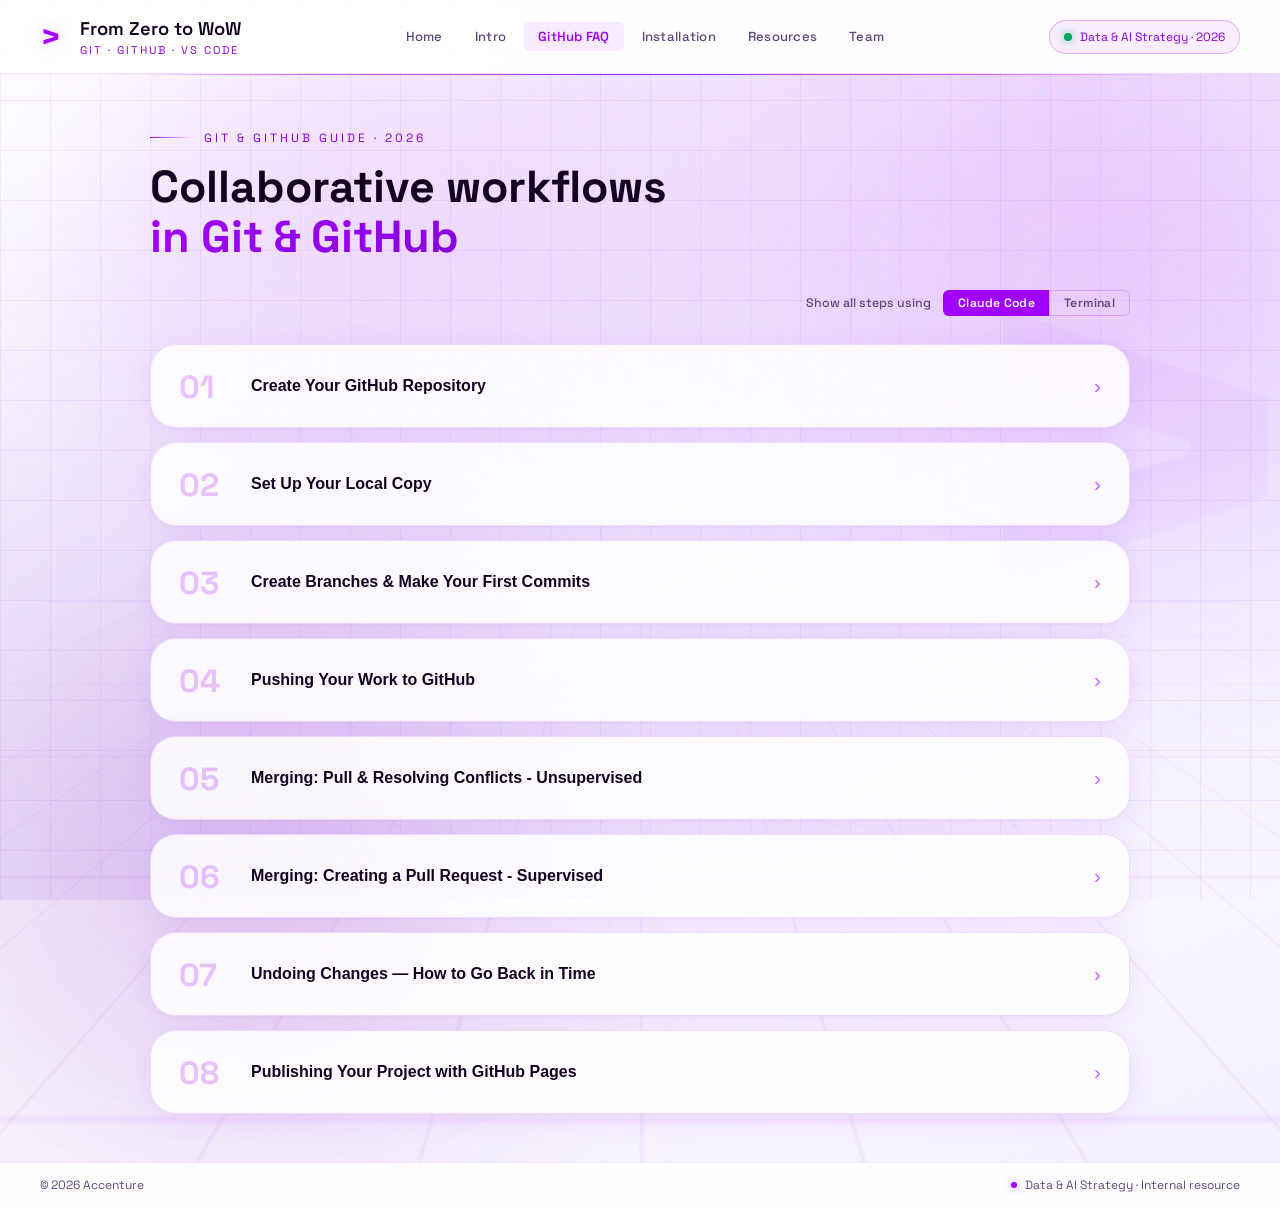
<file: pages/git-github/git-github.html>
<!doctype html>
<html lang="en">
  <head>
    <meta charset="UTF-8" />
    <meta name="viewport" content="width=device-width, initial-scale=1.0" />
    <title>Collaborative Development</title>
    <link rel="icon" type="image/svg+xml" href="../../assets/favicon.svg" />
    <link
      href="https://fonts.googleapis.com/css2?family=Space+Grotesk:wght@300;400;500;600;700&display=swap"
      rel="stylesheet"
    />
    <link href="../../styles.css" rel="stylesheet" />
    <link href="git-github.css" rel="stylesheet" />
  </head>
  <body class="page-exercise">
    <!-- FIXED BACKGROUND LAYERS -->
    <div class="bg-grid"></div>
    <div class="bg-glow bg-glow-1"></div>
    <div class="bg-glow bg-glow-2"></div>
    <div class="bg-symbol">></div>

    <!-- FX: SCANLINES -->
    <div class="fx-scanlines" aria-hidden="true"></div>

    <!-- FX: FILM GRAIN -->
    <div class="fx-grain" aria-hidden="true"></div>

    <header id="header">
      <div class="header-left">
        <span class="logo-accent">></span>
        <div class="header-title">
          <h1>From Zero to WoW</h1>
          <div class="header-subtitle">
            Git &middot; GitHub &middot; VS Code
          </div>
        </div>
      </div>
      <nav class="header-nav" aria-label="Site navigation">
        <a href="../../index.html">Home</a>
        <a href="../intro/intro.html">Intro</a>
        <a href="git-github.html" class="active">GitHub FAQ</a>
        <a href="../installation/installation.html">Installation</a>
        <a href="../docs/docs.html">Resources</a>
        <a href="../team/team.html">Team</a>
      </nav>
      <div class="header-badge">
        <span class="live-dot"></span>
        <span>Data & AI Strategy &middot; 2026</span>
      </div>
    </header>

    <main>
      <!-- FX: AURORA -->
      <div class="fx-aurora" aria-hidden="true">
        <div class="fx-aurora-1"></div>
        <div class="fx-aurora-2"></div>
        <div class="fx-aurora-3"></div>
        <div class="fx-aurora-4"></div>
      </div>

      <!-- FX: PERSPECTIVE GRID -->
      <div class="fx-perspective-grid" aria-hidden="true"></div>

      <!-- CONTENT -->
      <div class="content-wrapper">
        <div class="kicker">Git &amp; GitHub guide &middot; 2026</div>
        <h2 class="hero-title">
          Collaborative workflows<br />
          <span>in Git &amp; GitHub</span>
        </h2>

        <div
          class="method-filter-global"
          role="group"
          aria-label="Choose instruction method for all steps"
        >
          <span class="method-filter-global-label">Show all steps using</span>
          <div class="method-filter">
            <button
              class="method-filter-btn active"
              data-filter="claude"
              aria-pressed="true"
            >
              Claude Code
            </button>
            <button
              class="method-filter-btn"
              data-filter="terminal"
              aria-pressed="false"
            >
              Terminal
            </button>
          </div>
        </div>

        <div class="step-list">
          <div class="step-card collapsible" id="step-01">
            <div class="step-number">01</div>
            <div class="step-body">
              <button
                class="step-toggle"
                aria-expanded="false"
                aria-controls="step-01-content"
              >
                <h3>Create Your GitHub Repository</h3>
                <span class="step-toggle-icon" aria-hidden="true">›</span>
              </button>
              <div class="step-content" id="step-01-content" role="region">
                <div class="exercise-intro">
                  <p>
                    A <strong>repository</strong> ("repo") is your project's
                    home on the internet — a shared folder that records every
                    change your team makes over time. One person creates it on
                    GitHub and invites the rest of the team.
                  </p>
                </div>

                <p class="method-section-title">
                  Part 1 &mdash; Create the repository on GitHub
                </p>
                <p class="method-step">
                  <strong>1.</strong> Go to github.com and sign in.
                </p>
                <p class="method-step">
                  <strong>2.</strong> Click the green <strong>New</strong>
                  button on the top-left of the screen.
                </p>
                <p class="method-step">
                  <strong>3.</strong> Give it a name, for example:
                  <code class="cmd-inline">team-project</code>.
                </p>
                <div class="warning-note">
                  ⚠️&nbsp; <strong>Set visibility to Private.</strong> This means only people you explicitly invite can see the repository. Start Private — you can always make it public later once you are happy with the content.
                </div>
                <p class="method-step">
                  <strong>4.</strong> Leave all other options as they are and
                  click <strong>Create repository</strong>.
                </p>

                <p class="method-section-title">
                  Part 2 &mdash; Add your collaborators
                </p>
                <p class="method-step">
                  <strong>1.</strong> Inside your new repository, click
                  <strong>Settings</strong> &rarr;
                  <strong>Collaborators</strong> (left sidebar).
                </p>
                <p class="method-step">
                  <strong>2.</strong> Click <strong>Add people</strong> and
                  enter each team member's GitHub username or email address.
                </p>
                <p class="method-step">
                  <strong>3.</strong> Each person will receive an email
                  invitation. They must accept it before they can contribute.
                </p>
              </div>
            </div>
          </div>

          <div class="step-card collapsible" id="step-02">
            <div class="step-number">02</div>
            <div class="step-body">
              <button
                class="step-toggle"
                aria-expanded="false"
                aria-controls="step-02-content"
              >
                <h3>Set Up Your Local Copy</h3>
                <span class="step-toggle-icon" aria-hidden="true">›</span>
              </button>
              <div class="step-content" id="step-02-content" role="region">
                <div class="exercise-intro">
                  <p>
                    With the repository on GitHub, every team member needs a
                    local copy on their own computer. Cloning downloads the
                    full repository and links it to GitHub so changes can flow
                    both ways.
                  </p>
                </div>

                <p class="part-hint">
                  💡 To find your repository URL, open the repository on
                  GitHub, click the green <strong>Code</strong> button, make
                  sure <strong>HTTPS</strong> is selected, and copy the URL
                  shown there. It will look like
                  <code class="cmd-inline">https://github.com/username/repo-name.git</code>.
                </p>

                <div class="method-block">
                  <div class="method-header">
                    Using Claude Code
                  </div>
                  <div class="method-body">
                    <p class="method-step">
                      <strong>1.</strong> Open VS Code. In the
                      <strong>top-right corner</strong> of the editor, click
                      the <strong>Claude Code icon</strong> (it looks like a
                      small diamond or sparkle) to open the agent dialog.
                    </p>
                    <div class="part-hint">
                      💡&nbsp; Don't see the Claude Code icon?
                      <strong>Two things to check:</strong>
                      <ul style="margin: 6px 0 0 16px; display: flex; flex-direction: column; gap: 4px;">
                        <li>
                          <strong>Extension not installed</strong> — go to the
                          <a href="vscode.html#step-05" class="inline-link">Installation page</a>
                          and install the Claude Code extension from the
                          Essential extensions list.
                        </li>
                        <li>
                          <strong>Workspace not trusted</strong> — extensions
                          won't activate in an untrusted folder. See the
                          <a href="vscode.html#step-04" class="inline-link">Trusted Workspaces</a>
                          section on the Installation page to fix this.
                        </li>
                      </ul>
                    </div>
                    <p class="method-step">
                      <strong>2.</strong> In the Claude Code chat panel, tell it
                      to clone your repository and where to put it — for example:
                    </p>
                    <div class="cmd-block">
                      "Clone the GitHub repository
                      [URL to the repository]
                      into my Projects folder inside my Documents folder
                      and open it in a new VS Code window"
                    </div>
                    <p class="method-step">
                      <strong>3.</strong> Claude Code will download the
                      repository to your computer and confirm when it is ready
                      and will open a new VS Code window where you will be able
                      to start working on your cloned repository.
                    </p>
                    <p class="cmd-explain">
                      What is happening: Claude Code is running
                      <code class="cmd-inline">git clone</code> on your behalf
                      — the same command as the terminal approach, but without
                      you having to type or remember it.
                    </p>
                  </div>
                </div>

                <div class="method-block">
                  <div class="method-header">
                    Using PowerShell + Git
                  </div>
                  <div class="method-body">
                    <p class="method-step">
                      Open PowerShell and run these commands one at a time:
                    </p>
                    <div class="cmd-block">cd "$HOME\Documents\Projects"</div>
                    <p class="cmd-explain">
                      Navigates to the folder where you want to store the
                      repository. Replace the path with wherever you keep your
                      projects — for example
                      <code class="cmd-inline">cd "$HOME\Documents"</code> if
                      you prefer to clone directly into Documents.
                    </p>
                    <div class="cmd-block">
                      git clone
                      https://github.com/YOUR-USERNAME/team-project.git
                    </div>
                    <p class="cmd-explain">
                      Downloads the repository from GitHub to your computer and
                      sets up the connection between the two automatically.
                      Think of it as syncing a shared folder for the first time
                      &mdash; after this, changes flow both ways.
                    </p>
                    <div class="cmd-block">cd team-project</div>
                    <p class="cmd-explain">
                      Moves your terminal session into the repository folder.
                      <strong>This is essential</strong> — Git commands only
                      work when PowerShell is inside the right folder. Every
                      time you open a new PowerShell window, this is the first
                      command you must run before doing anything else with Git.
                      If you are unsure which folder you are in, type
                      <code class="cmd-inline">pwd</code> to see the full path.
                    </p>
                    <div class="cmd-block">git status</div>
                    <p class="cmd-explain">
                      A quick health check: shows which files exist, which ones
                      have been changed, and which changes are ready to be
                      saved. Get into the habit of running this often &mdash;
                      it never hurts.
                    </p>
                    <div class="cmd-block">code .</div>
                    <p class="cmd-explain">
                      Opens the repository folder in VS Code. The dot means
                      "this folder". From here you can browse files, edit code,
                      and use the built-in terminal — which will already be
                      pointing at the right folder so you never need to
                      <code class="cmd-inline">cd</code> again.
                    </p>
                  </div>
                </div>
              </div>
            </div>
          </div>

          <div class="step-card collapsible" id="step-03">
            <div class="step-number">03</div>
            <div class="step-body">
              <button
                class="step-toggle"
                aria-expanded="false"
                aria-controls="step-03-content"
              >
                <h3>Create Branches &amp; Make Your First Commits</h3>
                <span class="step-toggle-icon" aria-hidden="true">›</span>
              </button>
              <div class="step-content" id="step-03-content" role="region">
                <div class="exercise-intro">
                  <p>
                    With your shared repository in place, each team member can
                    start contributing. Everyone creates their own
                    <strong>branch</strong>, makes changes to the project, and
                    <strong>commits</strong> those changes. Pull requests and
                    merging are covered in the next steps — for now the goal is
                    to get comfortable with the everyday rhythm of working in Git.
                  </p>
                </div>

                <!-- CONCEPTS -->
                <div class="concept-block">
                  <p class="concept-label">What is a branch?</p>
                  <p>
                    Think of the repository as a shared document your whole
                    team is working on. A branch is your own private copy of
                    that document. You can edit it as much as you want without
                    touching what your teammates are doing. Only when you are
                    happy with your changes will your version be brought back
                    together with everyone else's — and that is the next
                    exercise.
                  </p>
                </div>

                <div class="concept-block">
                  <p class="concept-label">What is a commit?</p>
                  <p>
                    A commit is Git's version of pressing Save — but smarter.
                    Every time you commit, Git takes a permanent snapshot of
                    your changes and stores it alongside a message you write
                    explaining what you did. If something breaks later, you can
                    scroll back through your commits like a timeline and restore
                    any previous state. Think of commits like checkpoints in a
                    video game: the more frequently you save, the less you lose
                    if something goes wrong.
                  </p>
                </div>

                <div class="concept-block concept-block--highlight">
                  <p class="concept-label">Commit best practices — overdo it</p>
                  <ul class="tips-list">
                    <li>Commit early and often. Do not wait until the end of your session.</li>
                    <li>Each commit should represent one completed thought — adding a paragraph, fixing a typo, updating a section heading.</li>
                    <li>Write messages in plain English: <em>"Add intro paragraph to the about section"</em> is good. <em>"stuff"</em> or <em>"changes"</em> is not.</li>
                    <li>A good rule of thumb: your message should complete the sentence <em>"If applied, this commit will&hellip;"</em></li>
                    <li>There is no such thing as too many commits. You cannot overdo it.</li>
                  </ul>
                </div>

                <!-- PART 1 -->
                <p class="method-section-title">
                  Part 1 &mdash; Create your branch                </p>
                <p class="method-step">
                  Each team member does this independently on their own
                  computer. Use your own name or initials in the branch name so
                  it is easy to identify whose branch is whose.
                </p>


                <div class="method-block">
                  <div class="method-header">
                    Using Claude Code
                  </div>
                  <div class="method-body">
                    <p class="method-step">
                      <strong>1.</strong> Open PowerShell, navigate to your
                      repository folder, and type
                      <code class="cmd-inline">claude</code> to start Claude Code.
                    </p>
                    <p class="method-step">
                      <strong>2.</strong> Ask it to create your branch:
                    </p>
                    <div class="cmd-block">
                      "Create a new Git branch called [branch-name]"
                    </div>
                    <p class="method-step">
                      <strong>3.</strong> Claude Code will confirm the branch
                      was created and that you are now on it.
                    </p>
                    <p class="cmd-explain">
                      What is happening: Claude Code is running
                      <code class="cmd-inline">git checkout -b [branch-name]</code>
                      — a command that creates the branch and switches you to it
                      in one step.
                    </p>
                  </div>
                </div>

                <div class="method-block">
                  <div class="method-header">
                    Using PowerShell + Git
                  </div>
                  <div class="method-body">
                    <div class="cmd-block">git checkout -b [branch-name]</div>
                    <p class="cmd-explain">
                      Creates a new branch with that name and immediately
                      switches you to it. The <code class="cmd-inline">-b</code>
                      flag means "create and switch". From this point on, all
                      your changes stay on this branch and do not affect your
                      teammates.
                    </p>
                    <div class="cmd-block">git branch</div>
                    <p class="cmd-explain">
                      Lists all branches in the repository. The one you are
                      currently on is marked with an asterisk (*). Run this to
                      confirm you are on the right branch before making any
                      changes.
                    </p>
                  </div>
                </div>

                <!-- PART 2 -->
                <p class="method-section-title">
                  Part 2 &mdash; Make changes and commit                </p>
                <p class="method-step">
                  Open the project files in your editor and make a change —
                  even adding a single line counts. Then commit it. Repeat this
                  cycle as many times as you like: <em>change something &rarr;
                  commit &rarr; change something &rarr; commit.</em>
                </p>

                <div class="method-block">
                  <div class="method-header">
                    Using Claude Code
                  </div>
                  <div class="method-body">
                    <p class="method-step">
                      <strong>1.</strong> After making changes to a file, ask
                      Claude Code to show you what changed:
                    </p>
                    <div class="cmd-block">"Show me what I have changed"</div>
                    <p class="cmd-explain">
                      Claude Code runs <code class="cmd-inline">git status</code>
                      and <code class="cmd-inline">git diff</code> and summarises
                      the changes in plain English.
                    </p>
                    <p class="method-step">
                      <strong>2.</strong> When you are ready to save, ask it to
                      commit:
                    </p>
                    <div class="cmd-block">
                      "Commit all my changes with the message 'Add [what you
                      changed]'"
                    </div>
                    <p class="cmd-explain">
                      Claude Code stages everything and creates the commit in
                      one go. The message you provide becomes the permanent
                      label for this snapshot — make it descriptive.
                    </p>
                    <p class="method-step">
                      <strong>3.</strong> Repeat every time you finish
                      something meaningful. Ask Claude Code to commit as often
                      as you need — there is no limit.
                    </p>
                    <div class="warning-note">
                      🔁&nbsp; <strong>Repeat this routine often.</strong>
                      Every time you finish something — even something small —
                      ask Claude Code to commit it. The more commits you have,
                      the safer your work is and the easier it is for your team
                      to follow what you did.
                    </div>
                  </div>
                </div>

                <div class="method-block">
                  <div class="method-header">
                    Using PowerShell + Git
                  </div>
                  <div class="method-body">
                    <p class="method-step">
                      Run these three commands every time you want to save your
                      progress. Think of it as your commit routine.
                    </p>
                    <div class="cmd-block">git status</div>
                    <p class="cmd-explain">
                      Shows every file you have changed since your last commit.
                      Run this first — always. It gives you a clear picture of
                      what is about to be saved.
                    </p>
                    <div class="cmd-block">git add .</div>
                    <p class="cmd-explain">
                      Stages all your changes, telling Git "include everything
                      in my next commit". If you only want to commit one
                      specific file, use
                      <code class="cmd-inline">git add filename</code> instead.
                    </p>
                    <div class="cmd-block">git commit -m "Add your message here"</div>
                    <p class="cmd-explain">
                      Creates the commit — your permanent snapshot. Replace the
                      message with something specific and meaningful:
                      <em>"Add hero section headline"</em> beats
                      <em>"update file"</em> every time. The
                      <code class="cmd-inline">-m</code> flag lets you write the
                      message directly in the command.
                    </p>
                    <div class="warning-note">
                      🔁&nbsp; <strong>Repeat this routine often.</strong>
                      status &rarr; add &rarr; commit, every time you finish
                      something — even something small. The more commits you
                      have, the safer your work is and the easier it is for
                      your team to follow what you did.
                    </div>
                  </div>
                </div>

              </div>
            </div>
          </div>

          <div class="step-card collapsible" id="step-04">
            <div class="step-number">04</div>
            <div class="step-body">
              <button
                class="step-toggle"
                aria-expanded="false"
                aria-controls="step-04-content"
              >
                <h3>Pushing Your Work to GitHub</h3>
                <span class="step-toggle-icon" aria-hidden="true">›</span>
              </button>
              <div class="step-content" id="step-04-content" role="region">
                <div class="exercise-intro">
                  <p>
                    So far all your commits have existed only on your computer.
                    <strong>Pushing</strong> is the step that sends them to
                    GitHub, making your work visible to your team and backed up
                    in the cloud. This is the moment your local changes become
                    part of the shared project.
                  </p>
                </div>

                <!-- CONCEPTS -->
                <div class="concept-block">
                  <p class="concept-label">What does pushing mean?</p>
                  <p>
                    Think of your local repository as a personal notebook and
                    GitHub as the shared team board on the wall. Every commit
                    you make writes a new entry in your notebook. Pushing pins
                    those entries onto the shared board so everyone else can
                    see them. Until you push, your changes are invisible to
                    your teammates — committing alone is not enough.
                  </p>
                </div>

                <div class="concept-block concept-block--highlight">
                  <p class="concept-label">Be mindful of which branch you push to</p>
                  <p>
                    When you push, Git needs to know <em>where</em> on GitHub
                    to send your commits. Always push to
                    <strong>your own branch</strong> — the one you created in
                    Exercise 2. Never push directly to
                    <code class="cmd-inline">main</code> unless you have
                    intentionally merged your work there first.
                  </p>
                  <ul class="tips-list" style="margin-top: 10px;">
                    <li>Before pushing, confirm you are on your branch — your current branch is marked with an asterisk (*) when you run <code class="cmd-inline">git branch</code>.</li>
                    <li><strong>Make sure all your changes are committed before pushing.</strong> Git only sends commits to GitHub — any unsaved edits or uncommitted changes will not be included. Run through the commit routine from Step 3 first, then push.</li>
                    <li>Get into the habit: commit often during your session, then push once at the end. This keeps GitHub up to date and means your work is always backed up, even if something happens to your computer.</li>
                  </ul>
                </div>

                <div class="method-block">
                  <div class="method-header">
                    Using Claude Code
                  </div>
                  <div class="method-body">
                    <div class="cmd-block">"Commit any uncommitted changes if any, then push my latest work to GitHub"</div>
                    <p class="cmd-explain">
                      Claude Code will check for anything pending, commit it
                      with a sensible message, push everything to your branch
                      on GitHub, and confirm it is up to date.
                    </p>
                  </div>
                </div>

                <div class="method-block">
                  <div class="method-header">
                    Using PowerShell + Git
                  </div>
                  <div class="method-body">
                    <p class="method-step">
                      <strong>1.</strong> Check there is nothing left uncommitted:
                    </p>
                    <div class="cmd-block">git status</div>
                    <p class="cmd-explain">
                      If this shows any changes that have not been committed
                      yet, run through the <code class="cmd-inline">git add .</code> →
                      <code class="cmd-inline">git commit -m "..."</code>
                      routine from Step 3 before pushing. Only committed
                      changes will be sent to GitHub.
                    </p>
                    <p class="method-step">
                      <strong>2.</strong> Push to GitHub:
                    </p>
                    <div class="cmd-block">git push</div>
                    <p class="cmd-explain">
                      Git sends all commits made since the last push to your
                      branch on GitHub. That is all there is to it.
                    </p>
                  </div>
                </div>

              </div>
            </div>
          </div>

          <div class="step-card collapsible" id="step-05">
            <div class="step-number">05</div>
            <div class="step-body">
              <button
                class="step-toggle"
                aria-expanded="false"
                aria-controls="step-05-content"
              >
                <h3>Merging: Pull &amp; Resolving Conflicts - Unsupervised</h3>
                <span class="step-toggle-icon" aria-hidden="true">›</span>
              </button>
              <div class="step-content" id="step-05-content" role="region">
                <div class="exercise-intro">
                  <p>
                    When the repo owner merges everyone's pull requests, Git
                    combines all the separate branches into one shared
                    <code class="cmd-inline">main</code>. Most of the time this
                    is automatic. But when two people have edited the
                    <em>exact same lines</em> of the same file,
                    Git cannot decide which version is correct — this is called
                    a <strong>conflict</strong>. This section explains what
                    conflicts look like, how to fix them, and how to bring your
                    own copy of the repo up to date after others have merged.
                  </p>
                </div>

                <div class="part-hint">
                  💡&nbsp; <strong>How this differs from Step 6.</strong>
                  This step covers <em>direct merging</em> — you resolve any
                  conflicts yourself and merge straight into
                  <code class="cmd-inline">main</code> without anyone else
                  reviewing your work first. Step 6 covers the
                  <em>supervised</em> route: you open a Pull Request so a
                  teammate can review and approve your changes before they
                  land in <code class="cmd-inline">main</code>. Use this step
                  when you have full trust and access to merge on your own;
                  use Step 6 when your team requires a review before merging.
                </div>

                <div class="concept-block">
                  <p class="concept-label">What is a merge conflict?</p>
                  <p>
                    Imagine two people both editing the same paragraph of a
                    shared document at the same time — when you try to combine
                    them Git does not know whose version to keep, so it flags
                    the clash and asks you to decide. A conflict does
                    <strong>not</strong> mean anything is broken; it just means
                    Git needs a human to make the final call. Once resolved, the
                    merge continues as normal.
                  </p>
                </div>

                <div class="concept-block concept-block--highlight">
                  <p class="concept-label">How conflicts appear in a file</p>
                  <p>
                    When Git finds a conflict it rewrites the affected section
                    of the file to show both versions side by side, surrounded
                    by markers:
                  </p>
                  <div class="cmd-block" style="margin-top: 10px; white-space: pre;">
&lt;&lt;&lt;&lt;&lt;&lt;&lt; HEAD
Your version of the line(s)
=======
Their version of the line(s)
&gt;&gt;&gt;&gt;&gt;&gt;&gt; their-branch-name</div>
                  <p style="margin-top: 10px;">
                    Everything between <code class="cmd-inline">&lt;&lt;&lt;&lt;&lt;&lt;&lt; HEAD</code>
                    and <code class="cmd-inline">=======</code> is your change.
                    Everything between <code class="cmd-inline">=======</code>
                    and <code class="cmd-inline">&gt;&gt;&gt;&gt;&gt;&gt;&gt;</code>
                    is the incoming change. Your job is to pick the right
                    version (or combine both) and delete all the markers.
                  </p>
                </div>

                <!-- PART 1: PULL LATEST MAIN -->
                <p class="method-section-title">
                  Part 1 &mdash; Pull the latest version of main into your branch                </p>
                <p class="method-step">
                  Before trying to resolve anything, bring the latest merged
                  changes from <code class="cmd-inline">main</code> into your
                  branch. This is what triggers Git to flag any conflicts
                  between your work and everyone else's.
                </p>

                <div class="method-block">
                  <div class="method-header">
                    Using Claude Code
                  </div>
                  <div class="method-body">
                    <div class="cmd-block">"Pull the latest changes from main into my current branch"</div>
                    <p class="cmd-explain">
                      Claude Code will run the merge and immediately tell you
                      whether it was clean or whether there are conflicts that
                      need attention, listing the affected files by name.
                    </p>
                  </div>
                </div>

                <div class="method-block">
                  <div class="method-header">
                    Using PowerShell + Git
                  </div>
                  <div class="method-body">
                    <p class="method-step">
                      <strong>1.</strong> Make sure you are on your own branch:
                    </p>
                    <div class="cmd-block">git branch</div>
                    <p class="cmd-explain">
                      The asterisk (*) marks your current branch. Switch to it
                      first if needed.
                    </p>
                    <p class="method-step">
                      <strong>2.</strong> Fetch and merge the latest
                      <code class="cmd-inline">main</code>:
                    </p>
                    <div class="cmd-block">git pull origin main</div>
                    <p class="cmd-explain">
                      Git downloads the latest version of
                      <code class="cmd-inline">main</code> from GitHub
                      (<code class="cmd-inline">origin</code> is just Git's
                      name for your GitHub copy) and attempts to merge it into
                      your branch. If there are no conflicts the command
                      completes silently. If there are, Git lists the
                      conflicted files and pauses — do not close the terminal.
                    </p>
                  </div>
                </div>

                <!-- PART 2: RESOLVE CONFLICTS -->
                <p class="method-section-title">
                  Part 2 &mdash; Resolve any conflicts                </p>
                <p class="method-step">
                  If Git flagged conflicts, open each affected file and choose
                  what the final version should look like.
                </p>

                <div class="part-hint">
                  💡&nbsp; <strong>Worth a quick conversation first.</strong>
                  Before diving into the file, reach out to the teammate whose
                  changes are clashing with yours — a two-minute chat is usually
                  enough to agree on which version is correct or how to combine
                  both. It avoids accidentally overwriting something important
                  and prevents the same conflict from surfacing again on the
                  next pull.
                </div>

                <div class="method-block">
                  <div class="method-header">
                    Using Claude Code
                  </div>
                  <div class="method-body">
                    <div class="cmd-block">"Help me resolve the merge conflicts in my files"</div>
                    <p class="cmd-explain">
                      Claude Code will open the conflicted files, explain what
                      each clash is about in plain language, and suggest which
                      version to keep — or how to combine both. It will also
                      remove the conflict markers for you once you agree on
                      the resolution.
                    </p>
                    <p class="method-step">
                      After resolving, ask Claude Code to commit the result:
                    </p>
                    <div class="cmd-block">"Commit the resolved conflicts"</div>
                  </div>
                </div>

                <div class="method-block">
                  <div class="method-header">
                    Using PowerShell + Git
                  </div>
                  <div class="method-body">
                    <p class="method-step">
                      <strong>1.</strong> See which files have conflicts:
                    </p>
                    <div class="cmd-block">git status</div>
                    <p class="cmd-explain">
                      Conflicted files appear under
                      <em>"both modified"</em>. Open each one in VS Code.
                    </p>
                    <p class="method-step">
                      <strong>2.</strong> In VS Code, find the conflict
                      markers. You will see buttons above each conflict:
                      <strong>Accept Current Change</strong>,
                      <strong>Accept Incoming Change</strong>, or
                      <strong>Accept Both Changes</strong>. Click whichever
                      makes sense for that section, then save the file.
                    </p>
                    <p class="method-step">
                      <strong>3.</strong> Once all conflicts are resolved,
                      stage and commit:
                    </p>
                    <div class="cmd-block">git add .
git commit -m "Resolve merge conflicts"</div>
                    <p class="cmd-explain">
                      This finalises the merge. Your branch now contains both
                      your work and the latest changes from
                      <code class="cmd-inline">main</code>.
                    </p>
                    <div class="part-hint">
                      💡&nbsp; <strong>VS Code helps a lot here:</strong> it
                      highlights conflict blocks in colour and gives you
                      one-click buttons to accept each version — you rarely
                      need to edit the raw markers by hand.
                    </div>
                  </div>
                </div>

                <!-- PART 3: MERGE INTO MAIN -->
                <p class="method-section-title">
                  Part 3 &mdash; Push and merge into main
                </p>
                <p class="method-step">
                  Once all conflicts are committed and pushed, your branch is
                  clean and ready. You can now merge it into
                  <code class="cmd-inline">main</code> to make your changes
                  part of the shared project.
                </p>

                <div class="method-block">
                  <div class="method-header">
                    Using Claude Code
                  </div>
                  <div class="method-body">
                    <p class="method-step">
                      <strong>1.</strong> Push your resolved branch:
                    </p>
                    <div class="cmd-block">"Push my branch to GitHub"</div>
                    <p class="method-step">
                      <strong>2.</strong> Then merge into main:
                    </p>
                    <div class="cmd-block">"Merge my branch into main"</div>
                    <p class="cmd-explain">
                      Claude Code will switch to
                      <code class="cmd-inline">main</code>, merge your branch
                      in, and confirm the result. Since you already resolved
                      all conflicts, this merge should complete cleanly.
                    </p>
                  </div>
                </div>

                <div class="method-block">
                  <div class="method-header">
                    Using PowerShell + Git
                  </div>
                  <div class="method-body">
                    <p class="method-step">
                      <strong>1.</strong> Push your resolved branch:
                    </p>
                    <div class="cmd-block">git push</div>
                    <p class="method-step">
                      <strong>2.</strong> Switch to main and merge:
                    </p>
                    <div class="cmd-block">git checkout main
git merge your-branch-name</div>
                    <p class="cmd-explain">
                      Replace <code class="cmd-inline">your-branch-name</code>
                      with your actual branch name. Because the conflicts were
                      already resolved in the previous step, Git will merge
                      cleanly and your changes will be part of
                      <code class="cmd-inline">main</code>.
                    </p>
                    <p class="method-step">
                      <strong>3.</strong> Switch back to your working branch:
                    </p>
                    <div class="cmd-block">git checkout your-branch-name</div>
                    <p class="cmd-explain">
                      You are now back on your own branch and ready to keep
                      working. Staying on <code class="cmd-inline">main</code>
                      after a merge is a common slip — any commits you make
                      there accidentally are harder to move later.
                    </p>
                  </div>
                </div>

                <div class="warning-note">
                  ⚠️&nbsp; <strong>Switch back to your working branch.</strong>
                  After merging into <code class="cmd-inline">main</code> you
                  will be left on the <code class="cmd-inline">main</code>
                  branch. Remember to switch back to your own branch before
                  continuing any work — run
                  <code class="cmd-inline">git checkout your-branch-name</code>
                  or ask Claude Code: <em>"Switch back to my working branch"</em>.
                  Making commits directly on <code class="cmd-inline">main</code>
                  by accident is a common mistake and harder to undo.
                </div>

              </div>
            </div>
          </div>

          <div class="step-card collapsible" id="step-06">
            <div class="step-number">06</div>
            <div class="step-body">
              <button
                class="step-toggle"
                aria-expanded="false"
                aria-controls="step-06-content"
              >
                <h3>Merging: Creating a Pull Request - Supervised</h3>
                <span class="step-toggle-icon" aria-hidden="true">›</span>
              </button>
              <div class="step-content" id="step-06-content" role="region" data-filter-label-terminal="GitHub">
                <div class="exercise-intro">
                  <p>
                    You have pushed your branch to GitHub. The next step is to
                    ask the team to review and accept your work — this is called
                    a <strong>Pull Request</strong>, or PR. It is the formal way
                    of saying: <em>"I am ready. Please look at my changes and,
                    if everything looks good, add them to
                    <code class="cmd-inline">main</code>."</em>
                  </p>
                </div>

                <div class="part-hint">
                  💡&nbsp; <strong>How this differs from Step 5.</strong>
                  Step 5 covers <em>direct merging</em> — resolving conflicts
                  and merging into <code class="cmd-inline">main</code>
                  yourself, with no one else in the loop. This step is the
                  <em>supervised</em> route: you open a Pull Request on GitHub
                  so a teammate can read your changes, leave comments, and
                  approve before anything reaches
                  <code class="cmd-inline">main</code>. Use this step whenever
                  your team has a review process in place or when you want a
                  second pair of eyes before merging.
                </div>

                <div class="concept-block">
                  <p class="concept-label">What is a pull request?</p>
                  <p>
                    Think of <code class="cmd-inline">main</code> as the
                    official, published version of the project that everyone
                    shares. Your personal branch is your own working copy. A
                    <strong>pull request</strong> is a proposal to move the
                    work from your branch into
                    <code class="cmd-inline">main</code>. GitHub shows exactly
                    what you changed, lets teammates leave comments, and
                    records the whole conversation. Nothing is merged until
                    someone (usually the repo owner) reviews and approves it.
                  </p>
                </div>

                <div class="concept-block concept-block--highlight">
                  <p class="concept-label">Before you open a pull request</p>
                  <ul class="tips-list">
                    <li>Make sure you have <strong>committed and pushed</strong> all your latest changes (see Step 4) — a PR only includes what is already on GitHub.</li>
                    <li>Double-check your branch is <strong>not</strong> <code class="cmd-inline">main</code>. You are merging <em>from</em> your branch <em>into</em> <code class="cmd-inline">main</code>, not the other way around.</li>
                    <li>Give your PR a clear title and a short description so the reviewer knows what to look for and why.</li>
                  </ul>
                </div>

                <p class="method-step">
                  When your branch is pushed and your changes are committed,
                  create the pull request.                </p>

                <!-- OPENING THE PR -->
                <p class="method-section-title">
                  Part 1 &mdash; Open the pull request
                </p>

                <div class="method-block">
                  <div class="method-header">
                    Using Claude Code
                  </div>
                  <div class="method-body">
                    <p class="method-step">
                      Ask Claude Code to open a pull request for you:
                    </p>
                    <div class="cmd-block">"Create a pull request to merge my branch into main"</div>
                    <p class="cmd-explain">
                      Claude Code will open the GitHub pull request page with
                      your branch pre-selected as the source and
                      <code class="cmd-inline">main</code> as the target. Fill
                      in the title and description, then click
                      <strong>Create pull request</strong>.
                    </p>
                    <p class="method-step">
                      You can also ask Claude Code to write the PR description
                      for you based on your commits:
                    </p>
                    <div class="cmd-block">"Summarise the changes I made in this branch so I can use it as a pull request description"</div>
                    <p class="cmd-explain">
                      Paste Claude's summary into the PR description field on
                      GitHub. A good description saves your reviewer time and
                      increases the chance of a quick approval.
                    </p>
                  </div>
                </div>

                <div class="method-block">
                  <div class="method-header">
                    Using GitHub directly
                  </div>
                  <div class="method-body">
                    <p class="method-step">
                      <strong>1.</strong> Go to the repository on GitHub
                      (github.com). Shortly after pushing your branch, GitHub
                      shows a yellow banner at the top of the page:
                    </p>
                    <div class="cmd-block">your-branch-name had recent pushes &nbsp;·&nbsp; Compare &amp; pull request</div>
                    <p class="cmd-explain">
                      Click <strong>Compare &amp; pull request</strong>. If the
                      banner has disappeared, go to the
                      <strong>Pull requests</strong> tab and click
                      <strong>New pull request</strong> instead.
                    </p>
                    <p class="method-step">
                      <strong>2.</strong> Confirm the direction of the merge at
                      the top of the page:
                    </p>
                    <div class="cmd-block">base: main &nbsp;←&nbsp; compare: your-branch-name</div>
                    <p class="cmd-explain">
                      <code class="cmd-inline">base</code> is where your
                      changes will land — it should be
                      <code class="cmd-inline">main</code>.
                      <code class="cmd-inline">compare</code> is your branch.
                      If these are the wrong way around, swap them using the
                      drop-downs before continuing.
                    </p>
                    <p class="method-step">
                      <strong>3.</strong> Write a title and description, then
                      click <strong>Create pull request</strong>.
                    </p>
                    <p class="cmd-explain">
                      Your PR is now open. The reviewer will receive a
                      notification and can start looking at your changes.
                    </p>
                  </div>
                </div>

                <!-- REVIEW AND FEEDBACK -->
                <p class="method-section-title">
                  Part 2 &mdash; The review: what happens and how to respond
                </p>
                <p class="method-step">
                  Once the PR is open, the reviewer reads your changes on
                  GitHub. GitHub shows a colour-coded view of exactly what you
                  added (green) and removed (red) — no technical knowledge
                  needed to read it. There are two possible outcomes:
                </p>

                <div class="part-hint">
                  💡&nbsp; <strong>Agree on a designated reviewer as a team.</strong>
                  On a standard GitHub account, any collaborator with write
                  access can technically merge a pull request — there is no
                  system-enforced reviewer. To avoid confusion (or accidental
                  merges), agree upfront on who is responsible for reviewing
                  and approving PRs. In most small teams this is the repo
                  owner or a single nominated person, but what matters is that
                  everyone knows who to ping when a PR is ready.
                </div>

                <div class="concept-block">
                  <p class="concept-label">Outcome A — Changes are requested</p>
                  <p>
                    The reviewer leaves comments on specific lines asking you
                    to adjust something. You will receive an email notification.
                    To respond: make the edits on your computer, commit them,
                    and push. The PR on GitHub updates automatically — you do
                    not need to open a new one. Once you have addressed the
                    feedback, let the reviewer know so they can take another
                    look.
                  </p>
                </div>

                <div class="concept-block concept-block--highlight">
                  <p class="concept-label">Outcome B — Approved and merged</p>
                  <p>
                    The reviewer is happy with your changes and clicks
                    <strong>Merge pull request</strong> on GitHub. Your work is
                    now officially part of <code class="cmd-inline">main</code>
                    and visible to everyone. GitHub will offer to delete your
                    branch — it is safe to do so, since everything is now in
                    <code class="cmd-inline">main</code>.
                  </p>
                </div>

                <div class="method-block">
                  <div class="method-header">
                    Using Claude Code
                  </div>
                  <div class="method-body">
                    <p class="method-step">
                      <strong>If changes were requested:</strong> make the
                      edits, then ask Claude Code to commit and push them:
                    </p>
                    <div class="cmd-block">"Commit my latest changes and push them to GitHub"</div>
                    <p class="cmd-explain">
                      The PR updates automatically. Claude Code can also help
                      you understand a reviewer's comment if the wording is
                      unclear — just paste the comment in and ask what it means.
                    </p>
                    <p class="method-step">
                      <strong>If the PR was approved</strong> and you have
                      permission to merge, ask Claude Code to complete it:
                    </p>
                    <div class="cmd-block">"Merge the pull request on GitHub"</div>
                    <p class="cmd-explain">
                      Claude Code will merge the PR on GitHub and confirm that
                      your branch has been incorporated into
                      <code class="cmd-inline">main</code>.
                    </p>
                  </div>
                </div>

                <div class="method-block">
                  <div class="method-header">
                    Using GitHub directly
                  </div>
                  <div class="method-body">
                    <p class="method-step">
                      <strong>If changes were requested:</strong> make the
                      edits on your computer, commit, and push as normal. Then
                      come back to the PR page on GitHub — you will see the new
                      commits have appeared automatically. You can reply to the
                      reviewer's comments to let them know you have addressed
                      the feedback.
                    </p>
                    <p class="method-step">
                      <strong>If the PR is approved:</strong> the reviewer (or
                      you, if you have permission) clicks
                      <strong>Merge pull request</strong> on the PR page,
                      followed by <strong>Confirm merge</strong>. That is it —
                      your work is now part of
                      <code class="cmd-inline">main</code>.
                    </p>
                    <div class="part-hint">
                      💡&nbsp; After merging, GitHub shows a
                      <strong>Delete branch</strong> button on the PR page.
                      Clicking it keeps the repository tidy — the branch is no
                      longer needed since everything is safely in
                      <code class="cmd-inline">main</code>.
                    </div>
                  </div>
                </div>

              </div>
            </div>
          </div>

          <div class="step-card collapsible" id="step-07">
            <div class="step-number">07</div>
            <div class="step-body">
              <button
                class="step-toggle"
                aria-expanded="false"
                aria-controls="step-07-content"
              >
                <h3>Undoing Changes &mdash; How to Go Back in Time</h3>
                <span class="step-toggle-icon" aria-hidden="true">›</span>
              </button>
              <div class="step-content" id="step-07-content" role="region">
                <div class="exercise-intro">
                  <p>
                    One of the biggest advantages of using Git is that
                    <strong>nothing is ever truly lost</strong>. Every commit
                    you have made is a permanent checkpoint you can return to at
                    any point. This section explains how to undo mistakes at
                    two different stages: before you have committed anything, and
                    after a commit has already been made.
                  </p>
                </div>

                <!-- CONCEPTS -->
                <div class="concept-block">
                  <p class="concept-label">Think of it like a timeline</p>
                  <p>
                    Every commit you make adds a new entry to your project's
                    timeline. If you make a change you regret, Git lets you
                    travel back to any earlier point on that timeline. The key
                    distinction is <em>when</em> you decide to undo:
                  </p>
                  <ul class="tips-list" style="margin-top: 10px;">
                    <li>
                      <strong>Before committing</strong> — your changes only
                      exist on your computer and have not been saved as a
                      checkpoint yet. Discarding them is instant and complete.
                    </li>
                    <li>
                      <strong>After committing</strong> — the checkpoint already
                      exists in the history. Git does not delete it; instead it
                      creates a <em>new</em> commit that undoes the previous one,
                      keeping the full history intact.
                    </li>
                  </ul>
                </div>

                <div class="concept-block concept-block--highlight">
                  <p class="concept-label">The safe approach: always use revert, not reset</p>
                  <p>
                    Git has a command called <code class="cmd-inline">git reset --hard</code>
                    that can permanently erase commits. <strong>Avoid it.</strong>
                    Instead, use <code class="cmd-inline">git revert</code> — it
                    achieves the same result by adding a new "undo" commit rather
                    than destroying history. Your teammates can always see what
                    happened and why, and nothing is lost if you change your mind
                    again later.
                  </p>
                </div>

                <!-- SCENARIO 1 -->
                <p class="method-section-title">
                  Scenario 1 &mdash; Discard uncommitted changes
                </p>
                <p class="method-step">
                  You have edited a file but have <strong>not committed yet</strong>
                  and want to throw away those changes and go back to the last
                  saved version.
                </p>

                <div class="method-block">
                  <div class="method-header">
                    Using Claude Code
                  </div>
                  <div class="method-body">
                    <p class="method-step">
                      Ask Claude Code to discard the changes to a specific file:
                    </p>
                    <div class="cmd-block">
                      "Discard all my uncommitted changes to [filename] and
                      restore it to the last committed version"
                    </div>
                    <p class="cmd-explain">
                      Claude Code will confirm what you are about to lose and
                      ask you to confirm before running the command — a useful
                      safety net when you are not 100% sure.
                    </p>
                  </div>
                </div>

                <div class="method-block">
                  <div class="method-header">
                    Using PowerShell + Git
                  </div>
                  <div class="method-body">
                    <div class="cmd-block">git status</div>
                    <p class="cmd-explain">
                      Always start here. This shows exactly which files have
                      been changed so you know what you are about to restore.
                    </p>
                    <div class="cmd-block">git restore index.html</div>
                    <p class="cmd-explain">
                      Replaces the file with the version from your last commit,
                      discarding every edit you made since then. Replace
                      <code class="cmd-inline">index.html</code> with the name
                      of the file you want to restore. To discard all changed
                      files at once, use
                      <code class="cmd-inline">git restore .</code> (the dot
                      means "everything").
                    </p>
                    <div class="warning-note">
                      ⚠️&nbsp; <strong>This cannot be undone.</strong> Once you
                      run <code class="cmd-inline">git restore</code>, the
                      uncommitted changes are gone permanently. Make sure you
                      really do not need them before running it.
                    </div>
                  </div>
                </div>

                <!-- SCENARIO 2 -->
                <p class="method-section-title">
                  Scenario 2 &mdash; Undo a commit that has already been made
                </p>
                <p class="method-step">
                  You have already committed a change and now want to undo it.
                  Git will not erase the original commit — it will create a new
                  one that reverses it, so the full history stays clean and
                  visible to your teammates.
                </p>

                <div class="method-block">
                  <div class="method-header">
                    Using Claude Code
                  </div>
                  <div class="method-body">
                    <p class="method-step">
                      <strong>1.</strong> First, ask Claude Code to show you
                      the recent history so you can identify which commit to
                      undo:
                    </p>
                    <div class="cmd-block">"Show me the last 10 commits in this repository"</div>
                    <p class="cmd-explain">
                      Claude Code will display a list of commits with their
                      dates, authors, and messages — easy to scan without
                      needing to read raw Git output.
                    </p>
                    <p class="method-step">
                      <strong>2.</strong> Once you have identified the commit
                      you want to undo, ask Claude Code to revert it:
                    </p>
                    <div class="cmd-block">
                      "Revert the commit with the message '[the commit message
                      you want to undo]'"
                    </div>
                    <p class="cmd-explain">
                      Claude Code will locate the correct commit, run
                      <code class="cmd-inline">git revert</code>, and create a
                      new commit that cancels out the change. Your history
                      remains intact.
                    </p>
                  </div>
                </div>

                <div class="method-block">
                  <div class="method-header">
                    Using PowerShell + Git
                  </div>
                  <div class="method-body">
                    <p class="method-step">
                      <strong>1.</strong> First, view the commit history to find
                      the ID of the commit you want to undo:
                    </p>
                    <div class="cmd-block">git log --oneline</div>
                    <p class="cmd-explain">
                      Prints a compact list of commits, one per line. Each line
                      starts with a short ID (7 characters) followed by the
                      commit message — for example:
                      <code class="cmd-inline">a3f9d12 Add intro paragraph</code>.
                      Copy the ID of the commit you want to reverse.
                    </p>
                    <p class="method-step">
                      <strong>2.</strong> Revert that commit:
                    </p>
                    <div class="cmd-block">git revert a3f9d12</div>
                    <p class="cmd-explain">
                      Replace <code class="cmd-inline">a3f9d12</code> with the
                      actual ID from your log. Git creates a new commit that
                      undoes exactly what that original commit did, leaving
                      everything else untouched. Your history grows by one
                      entry — it never shrinks.
                    </p>
                    <div class="part-hint">
                      💡&nbsp; A text editor may open asking you to write a
                      message for the revert commit. If that happens, the
                      default message Git suggests is fine — just close the
                      editor window and Git will proceed automatically.
                    </div>
                  </div>
                </div>

                <!-- SECTION 2: REMOTE REVERTS -->
                <p class="method-section-title">
                  Section 2 &mdash; Reverting changes already on GitHub
                </p>
                <p class="method-step">
                  The scenarios above undo changes that exist only on your
                  computer. But what if you have already pushed a commit to
                  GitHub? The commit now lives both locally and on the remote
                  branch. To undo it properly you need to do two things:
                  create the revert commit locally (as in Section 1), then
                  push that revert to GitHub so the remote branch reflects the
                  change too.
                </p>

                <div class="concept-block">
                  <p class="concept-label">Local vs remote: what is the difference?</p>
                  <p>
                    A <strong>local revert</strong> only changes your copy on
                    your computer — GitHub and your teammates are unaffected
                    until you push. A <strong>remote revert</strong> pushes
                    the undo commit to GitHub, so the branch on the server is
                    also rolled back. Anyone who pulls after that point will
                    get the reverted version.
                  </p>
                </div>

                <div class="concept-block concept-block--highlight">
                  <p class="concept-label">Extra care when reverting on main</p>
                  <p>
                    Reverting a commit on your own personal branch affects
                    only you until you merge. Reverting on
                    <code class="cmd-inline">main</code> affects the whole
                    team — the moment you push, everyone who pulls will see
                    the change. Always let your teammates know before
                    reverting something on a shared branch so nobody is
                    caught off guard by content unexpectedly disappearing.
                  </p>
                </div>

                <!-- SCENARIO 3 -->
                <p class="method-section-title">
                  Scenario 3 &mdash; Undo a commit pushed to your own branch
                </p>
                <p class="method-step">
                  You pushed a commit to your branch on GitHub and now want
                  to undo it. Same as Scenario 2, with one extra step: push
                  the revert so GitHub matches your local state.
                </p>

                <div class="method-block">
                  <div class="method-header">
                    Using Claude Code
                  </div>
                  <div class="method-body">
                    <div class="cmd-block">"Revert the commit with the message '[the commit message you want to undo]' and push the result to GitHub"</div>
                    <p class="cmd-explain">
                      Claude Code creates the revert commit locally and pushes
                      it to your branch on GitHub in one go. The history on
                      GitHub will show the original commit followed by a new
                      "Revert" entry — nothing is deleted.
                    </p>
                  </div>
                </div>

                <div class="method-block">
                  <div class="method-header">
                    Using PowerShell + Git
                  </div>
                  <div class="method-body">
                    <p class="method-step">
                      <strong>1.</strong> Find the commit ID:
                    </p>
                    <div class="cmd-block">git log --oneline</div>
                    <p class="method-step">
                      <strong>2.</strong> Create the revert commit:
                    </p>
                    <div class="cmd-block">git revert a3f9d12</div>
                    <p class="method-step">
                      <strong>3.</strong> Push it to GitHub:
                    </p>
                    <div class="cmd-block">git push</div>
                    <p class="cmd-explain">
                      GitHub now reflects the revert. Anyone viewing your
                      branch will see the original commit and the revert
                      sitting next to each other in the history.
                    </p>
                  </div>
                </div>

                <!-- SCENARIO 4 -->
                <p class="method-section-title">
                  Scenario 4 &mdash; Undo a commit merged into main
                </p>
                <p class="method-step">
                  Something already merged into
                  <code class="cmd-inline">main</code> needs to be undone.
                  Communicate with your team before pushing — the revert will
                  immediately affect everyone who pulls from
                  <code class="cmd-inline">main</code>.
                </p>

                <div class="method-block">
                  <div class="method-header">
                    Using Claude Code
                  </div>
                  <div class="method-body">
                    <p class="method-step">
                      <strong>1.</strong> Switch to main and pull the latest:
                    </p>
                    <div class="cmd-block">"Switch to the main branch and pull the latest changes from GitHub"</div>
                    <p class="method-step">
                      <strong>2.</strong> Revert the commit and push:
                    </p>
                    <div class="cmd-block">"Revert the commit with the message '[the commit message you want to undo]' and push to GitHub"</div>
                    <p class="cmd-explain">
                      Claude Code creates the revert commit on
                      <code class="cmd-inline">main</code> and pushes it.
                      The change is immediately live on GitHub.
                    </p>
                    <div class="part-hint">
                      💡&nbsp; Remember to switch back to your working branch
                      when done: <em>"Switch back to my working branch"</em>.
                    </div>
                  </div>
                </div>

                <div class="method-block">
                  <div class="method-header">
                    Using PowerShell + Git
                  </div>
                  <div class="method-body">
                    <p class="method-step">
                      <strong>1.</strong> Switch to main and pull the latest:
                    </p>
                    <div class="cmd-block">git checkout main
git pull</div>
                    <p class="method-step">
                      <strong>2.</strong> Find and revert the commit:
                    </p>
                    <div class="cmd-block">git log --oneline</div>
                    <div class="cmd-block">git revert a3f9d12</div>
                    <p class="method-step">
                      <strong>3.</strong> Push the revert to GitHub:
                    </p>
                    <div class="cmd-block">git push</div>
                    <p class="cmd-explain">
                      The revert is now live on
                      <code class="cmd-inline">main</code> on GitHub. Anyone
                      pulling after this point will get the reverted state.
                    </p>
                    <div class="part-hint">
                      💡&nbsp; Switch back to your own branch when done:
                      <code class="cmd-inline">git checkout your-branch-name</code>.
                    </div>
                  </div>
                </div>

              </div>
            </div>
          </div>

          <div class="step-card collapsible" id="step-08">
            <div class="step-number">08</div>
            <div class="step-body">
              <button
                class="step-toggle"
                aria-expanded="false"
                aria-controls="step-08-content"
              >
                <h3>Publishing Your Project with GitHub Pages</h3>
                <span class="step-toggle-icon" aria-hidden="true">›</span>
              </button>
              <div class="step-content" id="step-08-content" role="region">
                <div class="exercise-intro">
                  <p>
                    Once your work is merged into
                    <code class="cmd-inline">main</code>, you can publish it
                    as a live website — for free, directly from your GitHub
                    repository — using a feature called
                    <strong>GitHub Pages</strong>. No hosting provider, no
                    server configuration, no cost.
                  </p>
                </div>

                <div class="concept-block">
                  <p class="concept-label">What is GitHub Pages?</p>
                  <p>
                    GitHub Pages is a built-in GitHub feature that takes the
                    files in your repository and serves them as a public
                    website. Any <code class="cmd-inline">index.html</code>
                    file at the root of your repo becomes the homepage, and
                    the URL follows a predictable pattern:
                  </p>
                  <div class="cmd-block" style="margin-top: 10px;">
                    https://your-username.github.io/your-repo-name/
                  </div>
                  <p style="margin-top: 10px;">
                    There is nothing to install or deploy manually — every
                    time you push to the branch GitHub Pages is watching, the
                    site updates automatically within a minute or two.
                  </p>
                </div>

                <div class="concept-block">
                  <p class="concept-label">What GitHub Pages can and cannot do</p>
                  <p>
                    GitHub Pages is a <strong>static file host</strong> — it
                    takes your files and delivers them to a browser exactly as
                    they are, with no processing in between. Think of it as a
                    digital photocopier: it can hand out printed copies of a
                    recipe, but it cannot cook the food.
                  </p>
                  <ul class="tips-list" style="margin-top: 10px;">
                    <li>
                      <strong>Works:</strong> HTML pages, CSS styling,
                      JavaScript, images, fonts, PDFs — anything a browser
                      can run or display on its own without needing a server.
                    </li>
                    <li>
                      <strong>Does not work:</strong> server-side code (PHP,
                      Python, Node.js), databases, form submissions that save
                      data, password-protected pages, or anything that
                      requires a program running in the background to handle
                      requests.
                    </li>
                    <li>
                      <strong>No local data files:</strong> if your page loads
                      a <code class="cmd-inline">team-data.json</code> that
                      you have kept off GitHub, that file will
                      <em>not</em> be available on the live site — it only
                      exists on your computer. You would need to include a
                      safe, public version of the data in the repository, or
                      hard-code the values directly into the HTML before
                      publishing.
                    </li>
                  </ul>
                  <p style="margin-top: 10px; font-size: 0.84rem; color: var(--acc-text-muted); line-height: 1.65;">
                    For this project, GitHub Pages is a great fit — a static
                    HTML page with CSS and JavaScript is exactly what it is
                    designed to serve. If your project ever grows to need user
                    logins, form submissions, or live data from a database,
                    you would need a different hosting solution.
                  </p>
                </div>

                <div class="warning-note" style="margin-top: 14px;">
                  ⚠️&nbsp; <strong>GitHub Pages requires a public
                  repository.</strong> When you enable GitHub Pages on a free
                  GitHub account, your repository must be set to
                  <strong>Public</strong> — meaning anyone on the internet
                  can read every file in it, including your HTML, any data
                  files, and your full commit history.<br /><br />
                  <strong>Before making your repo public, make sure
                  it contains no sensitive information:</strong> no personal
                  data, no credentials or API keys, no internal documents,
                  and no confidential business content. If you are unsure
                  whether something is safe to publish, keep the repository
                  Private and do not enable GitHub Pages.
                </div>

                <p class="method-step" style="margin-top: 18px;">
                  Once you have confirmed there is nothing sensitive in your
                  repository, follow the steps below to go live.                </p>

                <div class="method-block">
                  <div class="method-header">
                    <span class="method-tag">Step 1</span>
                    Make the repository public
                  </div>
                  <div class="method-body">
                    <p class="method-step">
                      <strong>1.</strong> Go to your repository on GitHub and
                      click <strong>Settings</strong>.
                    </p>
                    <p class="method-step">
                      <strong>2.</strong> Scroll down to the
                      <strong>Danger Zone</strong> section at the bottom of
                      the General tab.
                    </p>
                    <p class="method-step">
                      <strong>3.</strong> Click <strong>Change
                      visibility</strong> → <strong>Make public</strong>.
                      GitHub will ask you to type the repository name to
                      confirm — this is a safety check because the action
                      cannot be undone without manually switching back.
                    </p>
                    <div class="part-hint">
                      💡&nbsp; You can change a repository back to Private at
                      any time from the same settings page. However, anything
                      that was public during that window may have already been
                      indexed by search engines or cached by third parties.
                    </div>
                  </div>
                </div>

                <div class="method-block">
                  <div class="method-header">
                    <span class="method-tag">Step 2</span>
                    Enable GitHub Pages
                  </div>
                  <div class="method-body">
                    <p class="method-step">
                      <strong>1.</strong> Still in <strong>Settings</strong>,
                      click <strong>Pages</strong> in the left sidebar (under
                      the <em>Code and automation</em> section).
                    </p>
                    <p class="method-step">
                      <strong>2.</strong> Under <strong>Branch</strong>, open
                      the drop-down that says <em>None</em> and select
                      <strong>main</strong>. Leave the folder set to
                      <strong>/ (root)</strong>.
                    </p>
                    <p class="method-step">
                      <strong>3.</strong> Click <strong>Save</strong>.
                    </p>
                    <p class="cmd-explain">
                      GitHub will take a minute or two to build and deploy
                      the site for the first time. Refresh the Pages settings
                      page and a banner will appear with your live URL once
                      it is ready.
                    </p>
                  </div>
                </div>

                <div class="method-block">
                  <div class="method-header">
                    <span class="method-tag">Step 3</span>
                    Visit and share your live site
                  </div>
                  <div class="method-body">
                    <p class="method-step">
                      Your site is now live at:
                    </p>
                    <div class="cmd-block">
                      https://your-username.github.io/your-repo-name/
                    </div>
                    <p class="cmd-explain">
                      Replace <code class="cmd-inline">your-username</code>
                      with your GitHub username and
                      <code class="cmd-inline">your-repo-name</code> with the
                      exact name of your repository. From now on, every push
                      to <code class="cmd-inline">main</code> will
                      automatically update the live site — usually within
                      60&ndash;90 seconds.
                    </p>
                    <div class="part-hint">
                      💡&nbsp; <strong>Pin the URL:</strong> share it with
                      your team and add it to your repository's
                      <em>About</em> section on GitHub (the settings cog next
                      to the repository description at the top of the repo
                      page) so it is easy to find.
                    </div>
                  </div>
                </div>

              </div>
            </div>
          </div>

        </div>
      </div>
    </main>

    <footer>
      <p>&copy; 2026 Accenture</p>
      <p class="footer-pill">
        Data &amp; AI Strategy &middot; Internal resource
      </p>
    </footer>

    <script src="../../script.js"></script>
    <script src="git-github.js"></script>
  </body>
</html>
</file>
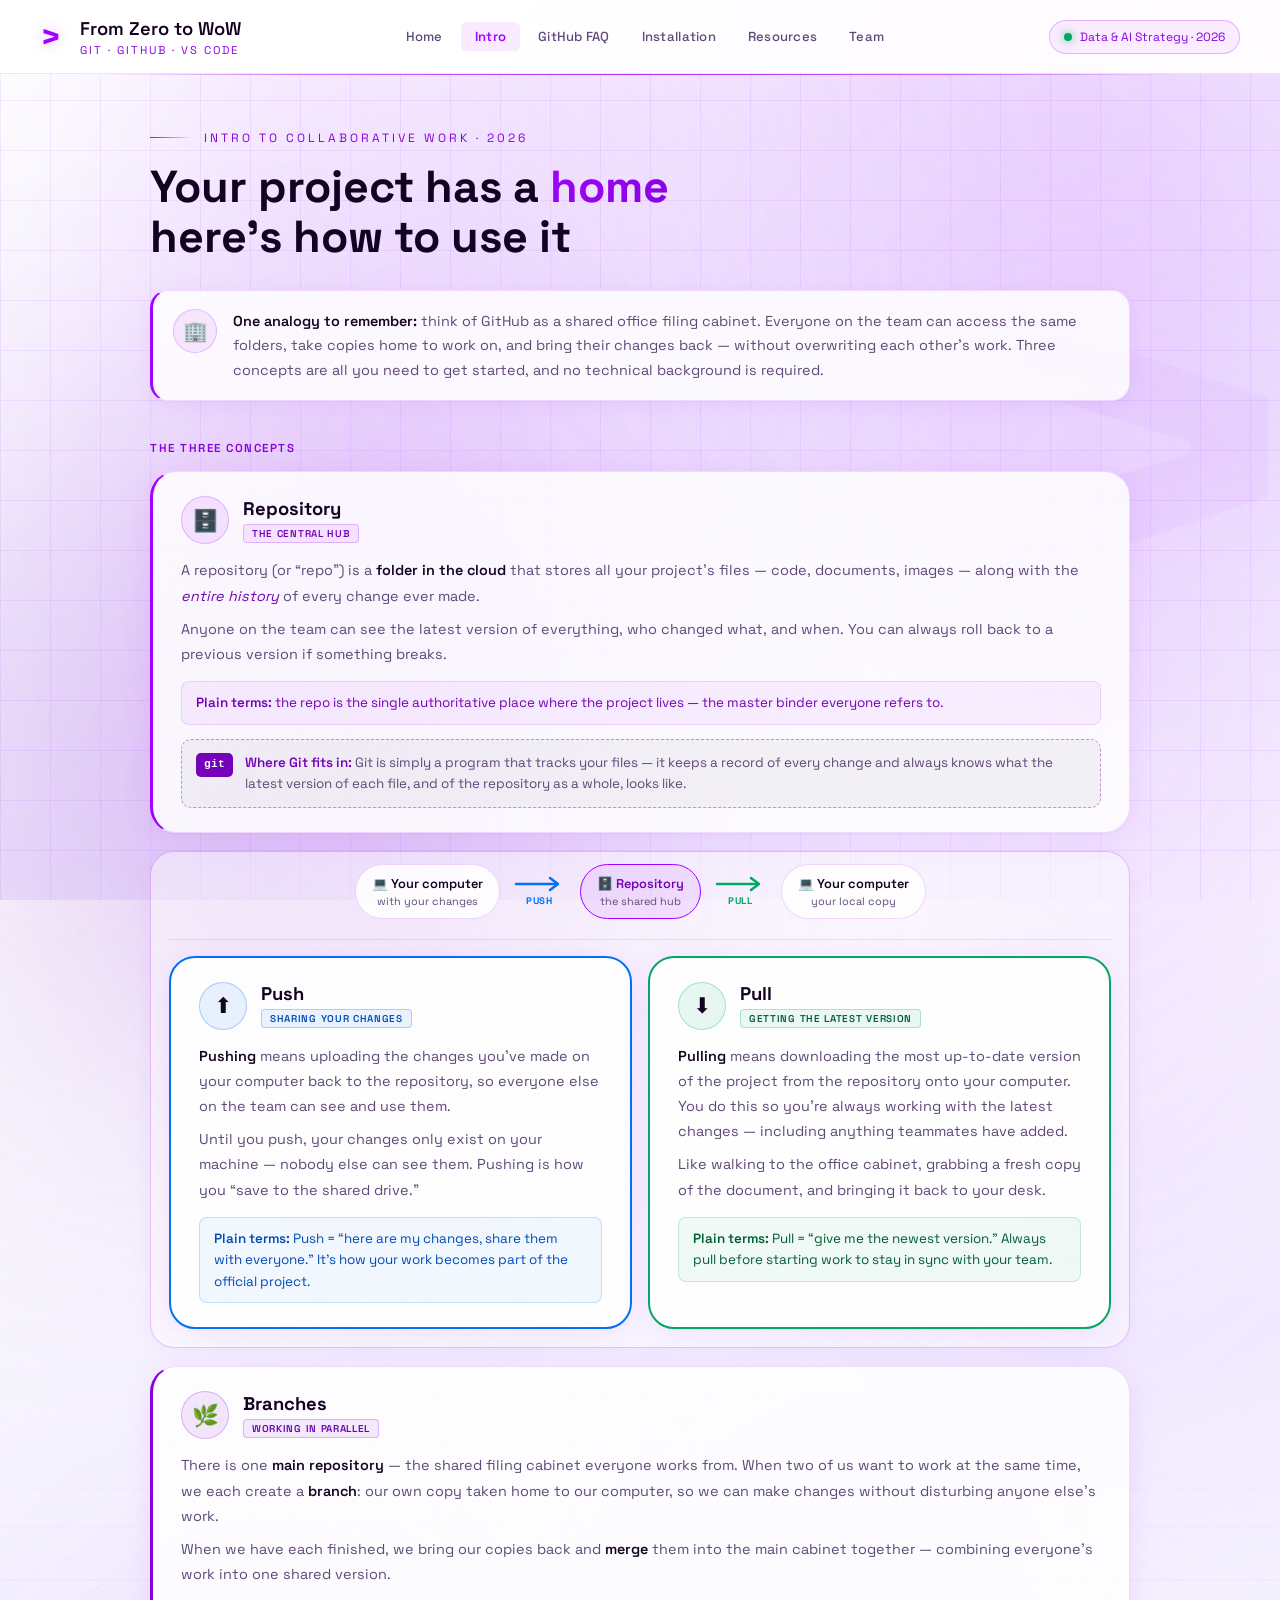
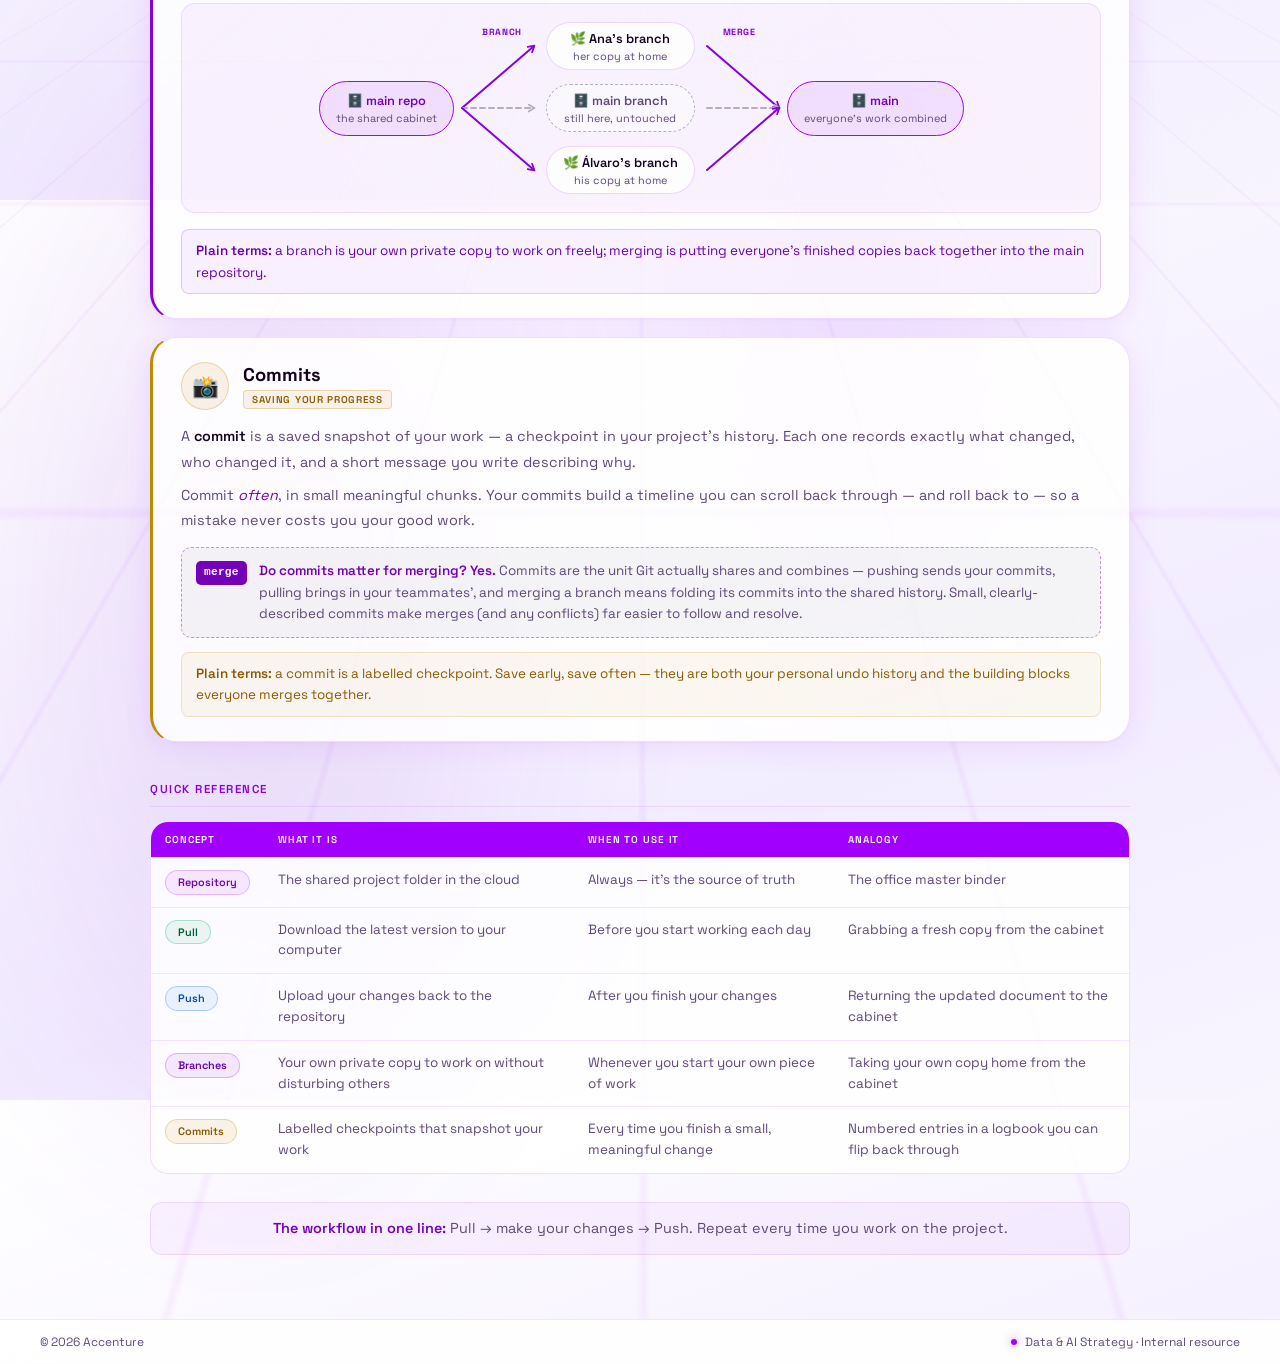
<file: pages/intro/intro.html>
<!doctype html>
<html lang="en">
  <head>
    <meta charset="UTF-8" />
    <meta name="viewport" content="width=device-width, initial-scale=1.0" />
    <title>Collaborative Development</title>
    <link rel="icon" type="image/svg+xml" href="../../assets/favicon.svg" />
    <link
      href="https://fonts.googleapis.com/css2?family=Space+Grotesk:wght@300;400;500;600;700&display=swap"
      rel="stylesheet"
    />
    <link href="../../styles.css" rel="stylesheet" />
    <link href="intro.css" rel="stylesheet" />
  </head>
  <body class="page-intro">
    <!-- FIXED BACKGROUND LAYERS -->
    <div class="bg-grid"></div>
    <div class="bg-glow bg-glow-1"></div>
    <div class="bg-glow bg-glow-2"></div>
    <div class="bg-symbol">></div>

    <!-- FX: SCANLINES -->
    <div class="fx-scanlines" aria-hidden="true"></div>

    <!-- FX: FILM GRAIN -->
    <div class="fx-grain" aria-hidden="true"></div>

    <header id="header">
      <div class="header-left">
        <span class="logo-accent">></span>
        <div class="header-title">
          <h1>From Zero to WoW</h1>
          <div class="header-subtitle">
            Git &middot; GitHub &middot; VS Code
          </div>
        </div>
      </div>
      <nav class="header-nav" aria-label="Site navigation">
        <a href="../../index.html">Home</a>
        <a href="intro.html" class="active">Intro</a>
        <a href="../git-github/git-github.html">GitHub FAQ</a>
        <a href="../installation/installation.html">Installation</a>
        <a href="../docs/docs.html">Resources</a>
        <a href="../team/team.html">Team</a>
      </nav>
      <div class="header-badge">
        <span class="live-dot"></span>
        <span>Data &amp; AI Strategy &middot; 2026</span>
      </div>
    </header>

    <main>
      <!-- FX: AURORA -->
      <div class="fx-aurora" aria-hidden="true">
        <div class="fx-aurora-1"></div>
        <div class="fx-aurora-2"></div>
        <div class="fx-aurora-3"></div>
        <div class="fx-aurora-4"></div>
      </div>

      <!-- FX: PERSPECTIVE GRID -->
      <div class="fx-perspective-grid" aria-hidden="true"></div>

      <!-- CONTENT -->
      <div class="content-wrapper">
        <div class="kicker">Intro to collaborative work &middot; 2026</div>
        <h2 class="hero-title">
          Your project has a <span>home</span><br />
          here&rsquo;s how to use it
        </h2>

        <!-- LEAD / ANALOGY -->
        <div class="intro-lead">
          <div class="intro-lead-icon" aria-hidden="true">🏢</div>
          <p>
            <strong>One analogy to remember:</strong> think of GitHub as a
            shared office filing cabinet. Everyone on the team can access the
            same folders, take copies home to work on, and bring their changes
            back &mdash; without overwriting each other&rsquo;s work. Three
            concepts are all you need to get started, and no technical
            background is required.
          </p>
        </div>

        <!-- THREE CONCEPTS -->
        <p class="section-eyebrow">The three concepts</p>

        <div class="concept-cards">

          <!-- REPOSITORY -->
          <div class="concept-card concept-card--repo">
            <div class="concept-header">
              <div class="concept-icon" aria-hidden="true">🗄️</div>
              <div>
                <div class="concept-title">Repository</div>
                <span class="concept-tag">The central hub</span>
              </div>
            </div>
            <div class="concept-body">
              <p>
                A repository (or &ldquo;repo&rdquo;) is a
                <strong>folder in the cloud</strong> that stores all your
                project&rsquo;s files &mdash; code, documents, images &mdash;
                along with the <em>entire history</em> of every change ever
                made.
              </p>
              <p>
                Anyone on the team can see the latest version of everything, who
                changed what, and when. You can always roll back to a previous
                version if something breaks.
              </p>
            </div>

            <div class="takeaway">
              <strong>Plain terms:</strong> the repo is the single
              authoritative place where the project lives &mdash; the master
              binder everyone refers to.
            </div>

            <div class="git-note">
              <span class="git-note-tag">git</span>
              <p>
                <strong>Where Git fits in:</strong> Git is simply a program
                that tracks your files &mdash; it keeps a record of every
                change and always knows what the latest version of each file,
                and of the repository as a whole, looks like.
              </p>
            </div>
          </div>

          <!-- WORKFLOW GROUP: the diagram and the two cards it describes -->
          <div class="workflow-group">

          <!-- UNIFIED PUSH / PULL FLOW (spans both columns) -->
          <div class="flow flow--unified">
            <div class="flow-node">
              💻 Your computer<small>with your changes</small>
            </div>
            <div class="flow-arrow flow-arrow--blue">
              <svg class="chevron-arrow" width="52" height="18" viewBox="0 0 52 18" aria-hidden="true">
                <line x1="2" y1="9" x2="42" y2="9" stroke="#0070f3" stroke-width="2.5" stroke-linecap="round" />
                <polyline points="36,3 44,9 36,15" fill="none" stroke="#0070f3" stroke-width="2.5" stroke-linecap="round" stroke-linejoin="round" />
              </svg>
              <span class="fa-label">PUSH</span>
            </div>
            <div class="flow-node flow-node--purple">
              🗄️ Repository<small>the shared hub</small>
            </div>
            <div class="flow-arrow flow-arrow--green">
              <svg class="chevron-arrow" width="52" height="18" viewBox="0 0 52 18" aria-hidden="true">
                <line x1="2" y1="9" x2="42" y2="9" stroke="#00a862" stroke-width="2.5" stroke-linecap="round" />
                <polyline points="36,3 44,9 36,15" fill="none" stroke="#00a862" stroke-width="2.5" stroke-linecap="round" stroke-linejoin="round" />
              </svg>
              <span class="fa-label">PULL</span>
            </div>
            <div class="flow-node">
              💻 Your computer<small>your local copy</small>
            </div>
          </div>

          <!-- PUSH -->
          <div class="concept-card concept-card--push">
            <div class="concept-header">
              <div class="concept-icon" aria-hidden="true">⬆️</div>
              <div>
                <div class="concept-title">Push</div>
                <span class="concept-tag">Sharing your changes</span>
              </div>
            </div>
            <div class="concept-body">
              <p>
                <strong>Pushing</strong> means uploading the changes you&rsquo;ve
                made on your computer back to the repository, so everyone else on
                the team can see and use them.
              </p>
              <p>
                Until you push, your changes only exist on your machine &mdash;
                nobody else can see them. Pushing is how you &ldquo;save to the
                shared drive.&rdquo;
              </p>
            </div>

            <div class="takeaway">
              <strong>Plain terms:</strong> Push = &ldquo;here are my changes,
              share them with everyone.&rdquo; It&rsquo;s how your work becomes
              part of the official project.
            </div>
          </div>

          <!-- PULL -->
          <div class="concept-card concept-card--pull">
            <div class="concept-header">
              <div class="concept-icon" aria-hidden="true">⬇️</div>
              <div>
                <div class="concept-title">Pull</div>
                <span class="concept-tag">Getting the latest version</span>
              </div>
            </div>
            <div class="concept-body">
              <p>
                <strong>Pulling</strong> means downloading the most up-to-date
                version of the project from the repository onto your computer.
                You do this so you&rsquo;re always working with the latest
                changes &mdash; including anything teammates have added.
              </p>
              <p>
                Like walking to the office cabinet, grabbing a fresh copy of the
                document, and bringing it back to your desk.
              </p>
            </div>

            <div class="takeaway">
              <strong>Plain terms:</strong> Pull = &ldquo;give me the newest
              version.&rdquo; Always pull before starting work to stay in sync
              with your team.
            </div>
          </div>

          </div>

          <!-- BRANCHES -->
          <div class="concept-card concept-card--branch">
            <div class="concept-header">
              <div class="concept-icon" aria-hidden="true">🌿</div>
              <div>
                <div class="concept-title">Branches</div>
                <span class="concept-tag">Working in parallel</span>
              </div>
            </div>
            <div class="concept-body">
              <p>
                There is one <strong>main repository</strong> &mdash; the shared
                filing cabinet everyone works from. When two of us want to work
                at the same time, we each create a <strong>branch</strong>: our
                own copy taken home to our computer, so we can make changes
                without disturbing anyone else&rsquo;s work.
              </p>
              <p>
                When we have each finished, we bring our copies back and
                <strong>merge</strong> them into the main cabinet together
                &mdash; combining everyone&rsquo;s work into one shared version.
              </p>
            </div>

            <div class="flow branch-flow">
              <div class="flow-node flow-node--purple">
                🗄️ main repo<small>the shared cabinet</small>
              </div>

              <!-- LEFT FORK: pull a copy (green) · main line continues (grey) -->
              <svg class="branch-fork" width="84" height="172" viewBox="0 0 84 172" aria-hidden="true">
                <defs>
                  <marker id="ah-purple" markerWidth="9" markerHeight="9" refX="6.5" refY="4.5" orient="auto" markerUnits="userSpaceOnUse">
                    <path d="M1,1 L7,4.5 L1,8" fill="none" stroke="#8800dd" stroke-width="1.8" stroke-linecap="round" stroke-linejoin="round" />
                  </marker>
                  <marker id="ah-grey" markerWidth="9" markerHeight="9" refX="6.5" refY="4.5" orient="auto" markerUnits="userSpaceOnUse">
                    <path d="M1,1 L7,4.5 L1,8" fill="none" stroke="#b3aec0" stroke-width="1.8" stroke-linecap="round" stroke-linejoin="round" />
                  </marker>
                </defs>
                <text x="44" y="13" class="fork-text" text-anchor="middle">BRANCH</text>
                <line x1="4" y1="86" x2="76" y2="24" stroke="#8800dd" stroke-width="2" stroke-linecap="round" marker-end="url(#ah-purple)" />
                <line x1="4" y1="86" x2="76" y2="86" stroke="#b3aec0" stroke-width="2" stroke-dasharray="5 4" stroke-linecap="round" marker-end="url(#ah-grey)" />
                <line x1="4" y1="86" x2="76" y2="148" stroke="#8800dd" stroke-width="2" stroke-linecap="round" marker-end="url(#ah-purple)" />
              </svg>

              <div class="branch-copies">
                <div class="flow-node">
                  🌿 Ana&rsquo;s branch<small>her copy at home</small>
                </div>
                <div class="flow-node flow-node--ghost">
                  🗄️ main branch<small>still here, untouched</small>
                </div>
                <div class="flow-node">
                  🌿 &Aacute;lvaro&rsquo;s branch<small>his copy at home</small>
                </div>
              </div>

              <!-- RIGHT FORK: push work back / merge (blue) · main line continues (grey) -->
              <svg class="branch-fork" width="84" height="172" viewBox="0 0 84 172" aria-hidden="true">
                <text x="40" y="13" class="fork-text" text-anchor="middle">MERGE</text>
                <line x1="8" y1="24" x2="80" y2="86" stroke="#8800dd" stroke-width="2" stroke-linecap="round" marker-end="url(#ah-purple)" />
                <line x1="8" y1="86" x2="80" y2="86" stroke="#b3aec0" stroke-width="2" stroke-dasharray="5 4" stroke-linecap="round" marker-end="url(#ah-grey)" />
                <line x1="8" y1="148" x2="80" y2="86" stroke="#8800dd" stroke-width="2" stroke-linecap="round" marker-end="url(#ah-purple)" />
              </svg>

              <div class="flow-node flow-node--purple">
                🗄️ main<small>everyone&rsquo;s work combined</small>
              </div>
            </div>

            <div class="takeaway">
              <strong>Plain terms:</strong> a branch is your own private copy to
              work on freely; merging is putting everyone&rsquo;s finished
              copies back together into the main repository.
            </div>
          </div>

          <!-- COMMITS -->
          <div class="concept-card concept-card--commit">
            <div class="concept-header">
              <div class="concept-icon" aria-hidden="true">📸</div>
              <div>
                <div class="concept-title">Commits</div>
                <span class="concept-tag">Saving your progress</span>
              </div>
            </div>
            <div class="concept-body">
              <p>
                A <strong>commit</strong> is a saved snapshot of your work
                &mdash; a checkpoint in your project&rsquo;s history. Each one
                records exactly what changed, who changed it, and a short
                message you write describing why.
              </p>
              <p>
                Commit <em>often</em>, in small meaningful chunks. Your commits
                build a timeline you can scroll back through &mdash; and roll
                back to &mdash; so a mistake never costs you your good work.
              </p>
            </div>

            <div class="git-note">
              <span class="git-note-tag">merge</span>
              <p>
                <strong>Do commits matter for merging? Yes.</strong> Commits are
                the unit Git actually shares and combines &mdash; pushing sends
                your commits, pulling brings in your teammates&rsquo;, and
                merging a branch means folding its commits into the shared
                history. Small, clearly-described commits make merges (and any
                conflicts) far easier to follow and resolve.
              </p>
            </div>

            <div class="takeaway">
              <strong>Plain terms:</strong> a commit is a labelled checkpoint.
              Save early, save often &mdash; they are both your personal undo
              history and the building blocks everyone merges together.
            </div>
          </div>
        </div>

        <!-- SUMMARY TABLE -->
        <div class="summary-section">
          <p class="summary-title">Quick reference</p>
          <table class="sum-table">
            <thead>
              <tr>
                <th>Concept</th>
                <th>What it is</th>
                <th>When to use it</th>
                <th>Analogy</th>
              </tr>
            </thead>
            <tbody>
              <tr>
                <td><span class="chip chip--purple">Repository</span></td>
                <td>The shared project folder in the cloud</td>
                <td>Always &mdash; it&rsquo;s the source of truth</td>
                <td>The office master binder</td>
              </tr>
              <tr>
                <td><span class="chip chip--green">Pull</span></td>
                <td>Download the latest version to your computer</td>
                <td>Before you start working each day</td>
                <td>Grabbing a fresh copy from the cabinet</td>
              </tr>
              <tr>
                <td><span class="chip chip--blue">Push</span></td>
                <td>Upload your changes back to the repository</td>
                <td>After you finish your changes</td>
                <td>Returning the updated document to the cabinet</td>
              </tr>
              <tr>
                <td><span class="chip chip--lilac">Branches</span></td>
                <td>Your own private copy to work on without disturbing others</td>
                <td>Whenever you start your own piece of work</td>
                <td>Taking your own copy home from the cabinet</td>
              </tr>
              <tr>
                <td><span class="chip chip--amber">Commits</span></td>
                <td>Labelled checkpoints that snapshot your work</td>
                <td>Every time you finish a small, meaningful change</td>
                <td>Numbered entries in a logbook you can flip back through</td>
              </tr>
            </tbody>
          </table>
        </div>

        <!-- WORKFLOW NOTE -->
        <p class="workflow-note">
          <strong>The workflow in one line:</strong> Pull &rarr; make your
          changes &rarr; Push. Repeat every time you work on the project.
        </p>
      </div>
    </main>

    <footer>
      <p>&copy; 2026 Accenture</p>
      <p class="footer-pill">
        Data &amp; AI Strategy &middot; Internal resource
      </p>
    </footer>

    <script src="../../script.js"></script>
  </body>
</html>
</file>
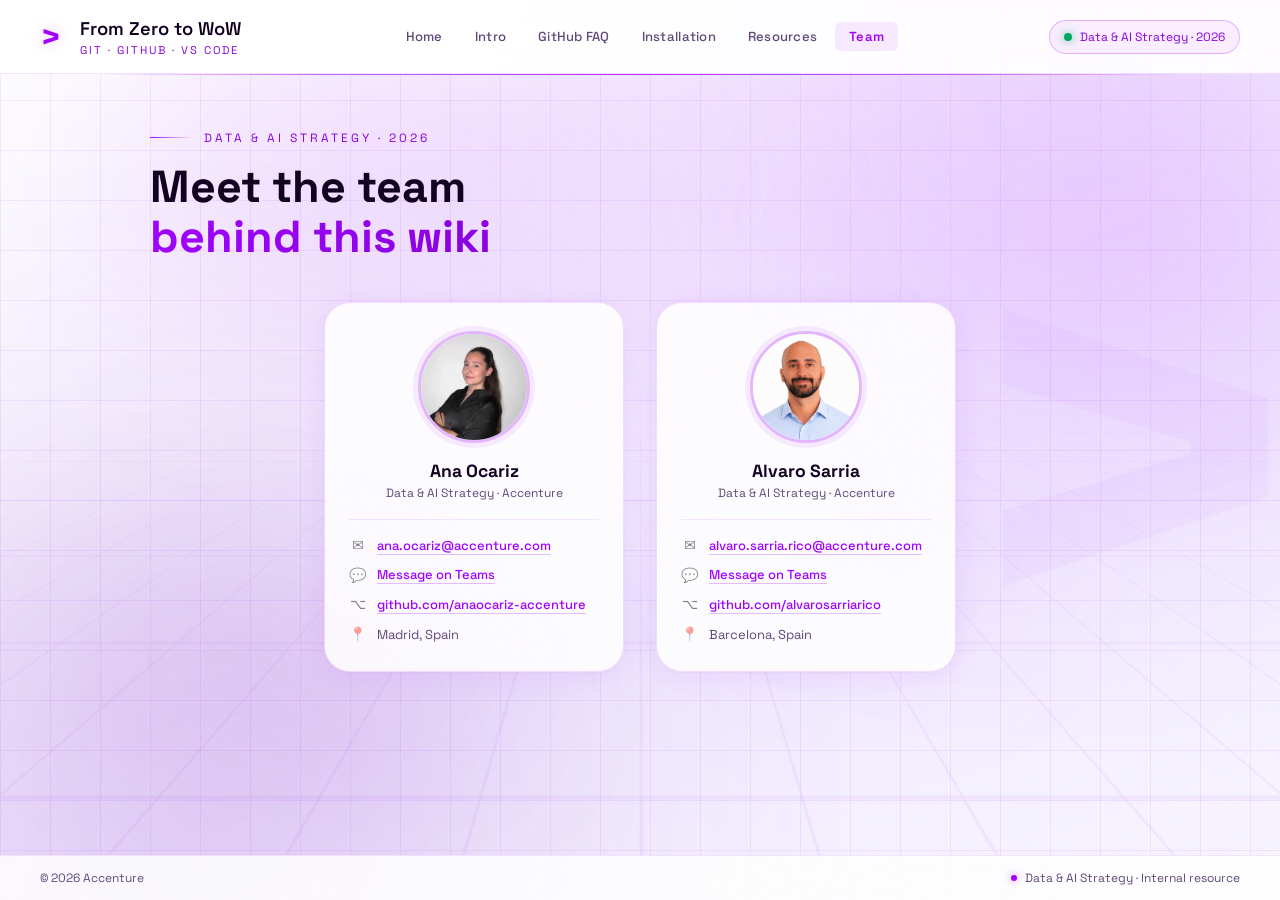
<file: pages/team/team.html>
<!doctype html>
<html lang="en">
  <head>
    <meta charset="UTF-8" />
    <meta name="viewport" content="width=device-width, initial-scale=1.0" />
    <title>Collaborative Development</title>
    <link rel="icon" type="image/svg+xml" href="../../assets/favicon.svg" />
    <link
      href="https://fonts.googleapis.com/css2?family=Space+Grotesk:wght@300;400;500;600;700&display=swap"
      rel="stylesheet"
    />
    <link href="../../styles.css" rel="stylesheet" />
    <link href="team.css" rel="stylesheet" />
  </head>
  <body class="page-team">
    <!-- FIXED BACKGROUND LAYERS -->
    <div class="bg-grid"></div>
    <div class="bg-glow bg-glow-1"></div>
    <div class="bg-glow bg-glow-2"></div>
    <div class="bg-symbol">></div>

    <!-- FX: SCANLINES -->
    <div class="fx-scanlines" aria-hidden="true"></div>

    <!-- FX: FILM GRAIN -->
    <div class="fx-grain" aria-hidden="true"></div>

    <header id="header">
      <div class="header-left">
        <span class="logo-accent">></span>
        <div class="header-title">
          <h1>From Zero to WoW</h1>
          <div class="header-subtitle">
            Git &middot; GitHub &middot; VS Code
          </div>
        </div>
      </div>
      <nav class="header-nav" aria-label="Site navigation">
        <a href="../../index.html">Home</a>
        <a href="../intro/intro.html">Intro</a>
        <a href="../git-github/git-github.html">GitHub FAQ</a>
        <a href="../installation/installation.html">Installation</a>
        <a href="../docs/docs.html">Resources</a>
        <a href="team.html" class="active">Team</a>
      </nav>
      <div class="header-badge">
        <span class="live-dot"></span>
        <span>Data &amp; AI Strategy &middot; 2026</span>
      </div>
    </header>

    <main>
      <!-- FX: AURORA -->
      <div class="fx-aurora" aria-hidden="true">
        <div class="fx-aurora-1"></div>
        <div class="fx-aurora-2"></div>
        <div class="fx-aurora-3"></div>
        <div class="fx-aurora-4"></div>
      </div>

      <!-- FX: PERSPECTIVE GRID -->
      <div class="fx-perspective-grid" aria-hidden="true"></div>

      <!-- CONTENT -->
      <div class="content-wrapper">
        <div class="kicker">Data &amp; AI Strategy &middot; 2026</div>
        <h2 class="hero-title">
          Meet the team<br />
          <span>behind this wiki</span>
        </h2>

        <div class="team-grid">

          <!-- ANA OCARIZ -->
          <div class="contact-card">
            <div class="card-body">
              <div class="card-avatar">
                <img src="../../assets/ana_ocariz.JPG" alt="Photo of Ana Ocariz" />
              </div>
              <p class="card-name">Ana Ocariz</p>
              <p class="card-department">Data &amp; AI Strategy &middot; Accenture</p>
              <div class="card-divider"></div>
              <div class="card-fields">
                <div class="card-field">
                  <span class="card-field-icon">✉</span>
                  <span class="card-field-value">
                    <a href="mailto:ana.ocariz@accenture.com?subject=From%20Zero%20to%20WoW%20-%20Git%2FGithub%20VS%20Code%20Wiki">ana.ocariz@accenture.com</a>
                  </span>
                </div>
                <div class="card-field">
                  <span class="card-field-icon">💬</span>
                  <span class="card-field-value">
                    <a href="https://teams.microsoft.com/l/chat/0/0?users=ana.ocariz@accenture.com" target="_blank" rel="noopener">Message on Teams</a>
                  </span>
                </div>
                <div class="card-field">
                  <span class="card-field-icon">⌥</span>
                  <span class="card-field-value">
                    <a href="https://github.com/anaocariz-accenture" target="_blank" rel="noopener">github.com/anaocariz-accenture</a>
                  </span>
                </div>
                <div class="card-field">
                  <span class="card-field-icon">📍</span>
                  <span class="card-field-value">Madrid, Spain</span>
                </div>
              </div>
            </div>
          </div>

          <!-- ALVARO SARRIA -->
          <div class="contact-card">
            <div class="card-body">
              <div class="card-avatar">
                <img src="../../assets/alvaro_sarria.png" alt="Photo of Alvaro Sarria" />
              </div>
              <p class="card-name">Alvaro Sarria</p>
              <p class="card-department">Data &amp; AI Strategy &middot; Accenture</p>
              <div class="card-divider"></div>
              <div class="card-fields">
                <div class="card-field">
                  <span class="card-field-icon">✉</span>
                  <span class="card-field-value">
                    <a href="mailto:alvaro.sarria.rico@accenture.com?subject=From%20Zero%20to%20WoW%20-%20Git%2FGithub%20VS%20Code%20Wiki">alvaro.sarria.rico@accenture.com</a>
                  </span>
                </div>
                <div class="card-field">
                  <span class="card-field-icon">💬</span>
                  <span class="card-field-value">
                    <a href="https://teams.microsoft.com/l/chat/0/0?users=alvaro.sarria.rico@accenture.com" target="_blank" rel="noopener">Message on Teams</a>
                  </span>
                </div>
                <div class="card-field">
                  <span class="card-field-icon">⌥</span>
                  <span class="card-field-value">
                    <a href="https://github.com/alvarosarriarico" target="_blank" rel="noopener">github.com/alvarosarriarico</a>
                  </span>
                </div>
                <div class="card-field">
                  <span class="card-field-icon">📍</span>
                  <span class="card-field-value">Barcelona, Spain</span>
                </div>
              </div>
            </div>
          </div>

        </div>
      </div>
    </main>

    <footer>
      <p>&copy; 2026 Accenture</p>
      <p class="footer-pill">
        Data &amp; AI Strategy &middot; Internal resource
      </p>
    </footer>

    <script src="../../script.js"></script>
  </body>
</html>
</file>
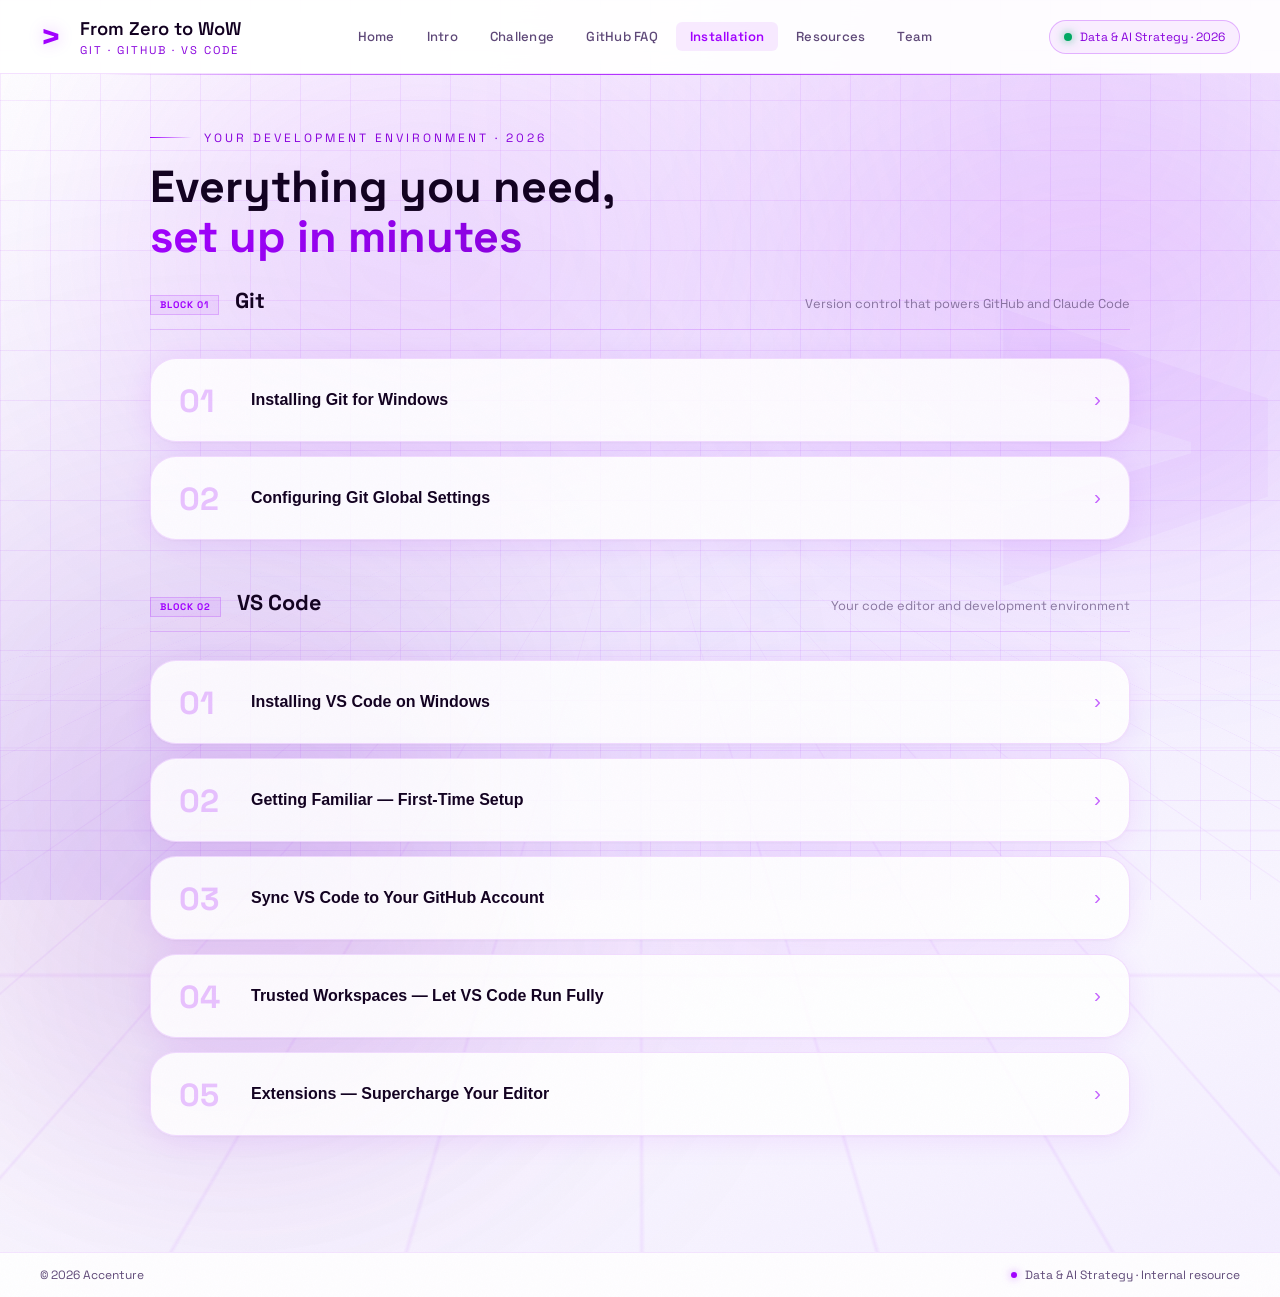
<file: pages/vscode/vscode.html>
<!doctype html>
<html lang="en">
  <head>
    <meta charset="UTF-8" />
    <meta name="viewport" content="width=device-width, initial-scale=1.0" />
    <title>Collaborative Development</title>
    <link rel="icon" type="image/svg+xml" href="../../assets/favicon.svg" />
    <link
      href="https://fonts.googleapis.com/css2?family=Space+Grotesk:wght@300;400;500;600;700&display=swap"
      rel="stylesheet"
    />
    <link href="../../styles.css" rel="stylesheet" />
    <link href="vscode.css" rel="stylesheet" />
  </head>
  <body class="page-vscode">
    <!-- FIXED BACKGROUND LAYERS -->
    <div class="bg-grid"></div>
    <div class="bg-glow bg-glow-1"></div>
    <div class="bg-glow bg-glow-2"></div>
    <div class="bg-symbol">></div>

    <!-- FX: SCANLINES -->
    <div class="fx-scanlines" aria-hidden="true"></div>

    <!-- FX: FILM GRAIN -->
    <div class="fx-grain" aria-hidden="true"></div>

    <header id="header">
      <div class="header-left">
        <span class="logo-accent">></span>
        <div class="header-title">
          <h1>From Zero to WoW</h1>
          <div class="header-subtitle">
            Git &middot; GitHub &middot; VS Code
          </div>
        </div>
      </div>
      <nav class="header-nav" aria-label="Site navigation">
        <a href="../../index.html">Home</a>
        <a href="../intro/intro.html">Intro</a>
        <a href="../challenge/challenge.html">Challenge</a>
        <a href="../git-github/git-github.html">GitHub FAQ</a>
        <a href="vscode.html" class="active">Installation</a>
        <a href="../docs/docs.html">Resources</a>
        <a href="../team/team.html">Team</a>
      </nav>
      <div class="header-badge">
        <span class="live-dot"></span>
        <span>Data &amp; AI Strategy &middot; 2026</span>
      </div>
    </header>

    <main>
      <!-- FX: AURORA -->
      <div class="fx-aurora" aria-hidden="true">
        <div class="fx-aurora-1"></div>
        <div class="fx-aurora-2"></div>
        <div class="fx-aurora-3"></div>
        <div class="fx-aurora-4"></div>
      </div>

      <!-- FX: PERSPECTIVE GRID -->
      <div class="fx-perspective-grid" aria-hidden="true"></div>

      <!-- CONTENT -->
      <div class="content-wrapper">
        <div class="kicker">Your development environment &middot; 2026</div>
        <h2 class="hero-title">
          Everything you need,<br />
          <span>set up in minutes</span>
        </h2>

        <!-- BLOCK 1: GIT -->
        <div class="install-block">
          <div class="install-block-header">
            <span class="install-block-eyebrow">Block 01</span>
            <h3 class="install-block-title">Git</h3>
            <p class="install-block-desc">Version control that powers GitHub and Claude Code</p>
          </div>
          <div class="step-list">

          <!-- STEP 1: GIT INSTALLATION -->
          <div class="step-card collapsible" id="git-step-01">
            <div class="step-number">01</div>
            <div class="step-body">
              <button
                class="step-toggle"
                aria-expanded="false"
                aria-controls="git-step-01-content"
              >
                <h3>Installing Git for Windows</h3>
                <span class="step-toggle-icon" aria-hidden="true">›</span>
              </button>
              <div class="step-content" id="git-step-01-content" role="region">
                <div class="exercise-intro">
                  <p>
                    Git is the version control system that records every change
                    you make to your code. Without it, none of the GitHub
                    workflows or Claude Code commands in this guide will work.
                    Installation takes about five minutes — and one setting
                    during the process is critical for Claude Code to function
                    correctly.
                  </p>
                </div>

                <p class="method-section-title">Download &amp; run the installer</p>

                <p class="method-step">
                  <strong>1.</strong> Open your browser and go to
                  <a href="https://git-scm.com/download/win" target="_blank" rel="noopener" class="inline-link">git-scm.com/download/win</a>.
                  The 64-bit Windows installer will download automatically.
                </p>
                <p class="method-step">
                  <strong>2.</strong> Open the downloaded
                  <code class="cmd-inline">.exe</code> file. Click through the
                  first few screens — the defaults are correct.
                </p>
                <p class="method-step">
                  <strong>3.</strong> When you reach the
                  <strong>"Adjusting your PATH environment"</strong> screen,
                  select the middle option:
                </p>

                <div class="warning-note">
                  <strong>&#9745;&nbsp; Git from the command line and also from 3rd-party software</strong>
                  <br /><br />
                  This is the most important setting in the entire installer.
                  It adds Git to your system PATH so that PowerShell, VS Code's
                  built-in terminal, and <strong>Claude Code</strong> can all
                  call Git commands without any extra configuration. If you
                  choose <em>"Use Git from Git Bash only"</em> instead, Claude
                  Code will not be able to find Git and commands like
                  <code class="cmd-inline">git commit</code> will fail.
                </div>

                <p class="method-step">
                  <strong>4.</strong> Continue clicking <strong>Next</strong>
                  on all remaining screens — leave every other setting at its
                  default. Click <strong>Install</strong>, then
                  <strong>Finish</strong>.
                </p>

                <p class="method-section-title" style="margin-top: 24px;">Verify the installation</p>

                <p class="method-step">
                  <strong>5.</strong> Close and reopen PowerShell (or any
                  terminal) and run:
                  <code class="cmd-inline">git --version</code>
                </p>
                <p class="method-step">
                  You should see a response like
                  <code class="cmd-inline">git version 2.x.x.windows.1</code>.
                  This confirms Git is installed and available on your PATH.
                </p>

                <div class="part-hint">
                  💡&nbsp; If the command returns <em>"git is not recognized"</em>,
                  close <strong>all</strong> terminal windows and reopen them —
                  PATH changes only take effect in new sessions. If it still
                  fails, re-run the installer and make sure the correct PATH
                  option is selected.
                </div>

              </div>
            </div>
          </div>

          <!-- STEP 2: GIT GLOBAL CONFIG -->
          <div class="step-card collapsible" id="git-step-02">
            <div class="step-number">02</div>
            <div class="step-body">
              <button
                class="step-toggle"
                aria-expanded="false"
                aria-controls="git-step-02-content"
              >
                <h3>Configuring Git Global Settings</h3>
                <span class="step-toggle-icon" aria-hidden="true">›</span>
              </button>
              <div class="step-content" id="git-step-02-content" role="region">
                <div class="exercise-intro">
                  <p>
                    Git global settings are stored in a single file on your
                    machine and apply to every repository you work in. You only
                    need to set these once. The commands below cover the settings
                    that every developer needs from day one.
                  </p>
                </div>

                <p class="method-section-title">Identity</p>

                <p class="method-step">
                  Git stamps your name and email on every commit you make. Open
                  a terminal and run both commands, replacing the placeholder
                  values with your own:
                </p>
                <p class="method-step">
                  <code class="cmd-inline">git config --global user.name "Your Full Name"</code>
                </p>
                <p class="method-step">
                  <code class="cmd-inline">git config --global user.email "you@example.com"</code>
                </p>

                <div class="part-hint">
                  💡&nbsp; Use the same email address you registered with on
                  GitHub. This is how GitHub links your commits to your profile
                  and shows your contribution history correctly.
                </div>

                <p class="method-section-title" style="margin-top: 24px;">Default branch name</p>

                <p class="method-step">
                  Set the default branch name to <code class="cmd-inline">main</code>
                  so every new repository you create starts on the same branch
                  name used by GitHub:
                </p>
                <p class="method-step">
                  <code class="cmd-inline">git config --global init.defaultBranch main</code>
                </p>

                <p class="method-section-title" style="margin-top: 24px;">Default editor</p>

                <p class="method-step">
                  Tell Git to open VS Code when it needs you to write or edit
                  something (such as a commit message or a merge conflict). The
                  <code class="cmd-inline">--wait</code> flag makes Git pause
                  until you close the VS Code tab before continuing:
                </p>
                <p class="method-step">
                  <code class="cmd-inline">git config --global core.editor "code --wait"</code>
                </p>

                <p class="method-section-title" style="margin-top: 24px;">Line ending handling</p>

                <p class="method-step">
                  Windows and Mac/Linux use different line ending characters.
                  This setting tells Git to automatically convert line endings
                  to the Windows format when you check out files, and back to
                  Unix format when you commit — preventing invisible differences
                  from cluttering your diffs:
                </p>
                <p class="method-step">
                  <code class="cmd-inline">git config --global core.autocrlf true</code>
                </p>

                <p class="method-section-title" style="margin-top: 24px;">Verify your settings</p>

                <p class="method-step">
                  Run the following command to print every global setting that
                  is currently configured:
                </p>
                <p class="method-step">
                  <code class="cmd-inline">git config --global --list</code>
                </p>
                <p class="method-step">
                  You should see your name, email, and the other values you just
                  set listed in the output.
                </p>

              </div>
            </div>
          </div>

          </div>
        </div>

        <!-- BLOCK 2: VS CODE -->
        <div class="install-block">
          <div class="install-block-header">
            <span class="install-block-eyebrow">Block 02</span>
            <h3 class="install-block-title">VS Code</h3>
            <p class="install-block-desc">Your code editor and development environment</p>
          </div>
          <div class="step-list">

          <!-- STEP 1: INSTALLATION -->
          <div class="step-card collapsible" id="step-01">
            <div class="step-number">01</div>
            <div class="step-body">
              <button
                class="step-toggle"
                aria-expanded="false"
                aria-controls="step-01-content"
              >
                <h3>Installing VS Code on Windows</h3>
                <span class="step-toggle-icon" aria-hidden="true">›</span>
              </button>
              <div class="step-content" id="step-01-content" role="region">
                <div class="exercise-intro">
                  <p>
                    Visual Studio Code (VS Code) is a free code editor made by
                    Microsoft. It is the industry standard for writing HTML, CSS,
                    JavaScript, and almost any other language. Installation takes
                    about three minutes and does not require any technical
                    knowledge.
                  </p>
                </div>

                <p class="method-section-title">Installation steps</p>

                <p class="method-step">
                  <strong>1.</strong> Open your browser and go to
                  <a href="https://code.visualstudio.com" target="_blank" rel="noopener" class="inline-link">code.visualstudio.com</a>.
                </p>
                <p class="method-step">
                  <strong>2.</strong> Click the large blue
                  <strong>Download for Windows</strong> button. A
                  <code class="cmd-inline">.exe</code> file will download to
                  your Downloads folder.
                </p>
                <p class="method-step">
                  <strong>3.</strong> Open the downloaded file. If Windows shows
                  a security prompt saying <em>"Do you want to allow this app to
                  make changes?"</em>, click <strong>Yes</strong> — this is
                  expected and safe.
                </p>
                <p class="method-step">
                  <strong>4.</strong> Click through the installer screens. When
                  you reach the <strong>Select Additional Tasks</strong> screen,
                  tick these two options before clicking Next:
                </p>
                <ul class="setup-checklist">
                  <li>
                    <span class="check-icon">☑</span>
                    <span><strong>Add "Open with Code" action to Windows Explorer context menu</strong> — lets you right-click any folder and open it directly in VS Code.</span>
                  </li>
                  <li>
                    <span class="check-icon">☑</span>
                    <span><strong>Add to PATH</strong> — lets you type <code class="cmd-inline">code</code> in PowerShell to open VS Code from the terminal.</span>
                  </li>
                </ul>
                <p class="method-step">
                  <strong>5.</strong> Click <strong>Install</strong>, wait about
                  30 seconds, then click <strong>Finish</strong>. VS Code will
                  open automatically.
                </p>

                <div class="part-hint">
                  💡&nbsp; If VS Code does not open automatically, find it in
                  your Start menu by searching <strong>Visual Studio Code</strong>.
                  Pin it to your taskbar so it is always one click away.
                </div>

              </div>
            </div>
          </div>

          <!-- STEP 2: FIRST-TIME SETUP -->
          <div class="step-card collapsible" id="step-02">
            <div class="step-number">02</div>
            <div class="step-body">
              <button
                class="step-toggle"
                aria-expanded="false"
                aria-controls="step-02-content"
              >
                <h3>Getting Familiar &mdash; First-Time Setup</h3>
                <span class="step-toggle-icon" aria-hidden="true">›</span>
              </button>
              <div class="step-content" id="step-02-content" role="region">
                <div class="exercise-intro">
                  <p>
                    VS Code opens to a Welcome tab the first time you launch it.
                    A few quick settings will make your day-to-day experience
                    much smoother — none of them require any technical knowledge
                    to configure.
                  </p>
                </div>

                <p class="method-section-title">The interface at a glance</p>
                <p class="method-step">
                  VS Code is divided into a few key areas you will use every day:
                </p>
                <ul class="setup-checklist">
                  <li>
                    <span class="check-icon area-icon">&#9776;</span>
                    <span><strong>Activity Bar</strong> (left strip of icons) — switches between the file explorer, search, Git panel, and extensions.</span>
                  </li>
                  <li>
                    <span class="check-icon area-icon">&#128196;</span>
                    <span><strong>Explorer</strong> (first icon, looks like two files) — shows all the files and folders in your project.</span>
                  </li>
                  <li>
                    <span class="check-icon area-icon">&#9998;</span>
                    <span><strong>Editor</strong> (main area) — where you read and write code. You can have multiple files open as tabs.</span>
                  </li>
                  <li>
                    <span class="check-icon area-icon">&#9654;</span>
                    <span><strong>Terminal</strong> (bottom panel) — a PowerShell window built into VS Code. This is where you run Git commands and Claude Code.</span>
                  </li>
                </ul>

                <p class="method-section-title" style="margin-top: 24px;">Recommended settings</p>

                <p class="method-step">
                  <strong>Open your project folder.</strong> Go to
                  <strong>File &rarr; Open Folder</strong>, navigate to your
                  repository folder, and click <strong>Select Folder</strong>.
                  VS Code remembers the last folder you opened and will return
                  to it automatically next time.
                </p>

                <p class="method-step">
                  <strong>Enable Auto Save.</strong> Go to
                  <strong>File &rarr; Auto Save</strong> and click it to enable
                  it. A tick will appear next to it. This saves your files
                  automatically as you type so you never lose a change by
                  forgetting to press <code class="cmd-inline">Ctrl + S</code>.
                </p>

                <p class="method-step">
                  <strong>Open the terminal.</strong> Go to
                  <strong>View &rarr; Terminal</strong> or press
                  <code class="cmd-inline">Ctrl + `</code> (the backtick key,
                  just left of the 1 key). The terminal opens at the bottom of
                  the screen, already pointing at your project folder — you do
                  not need to <code class="cmd-inline">cd</code> anywhere when
                  you open it this way.
                </p>

                <p class="method-step">
                  <strong>Adjust font size.</strong> Hold
                  <code class="cmd-inline">Ctrl</code> and scroll up or down
                  inside the editor to make text larger or smaller instantly.
                </p>

                <p class="method-step">
                  <strong>Use the Command Palette.</strong> Press
                  <code class="cmd-inline">Ctrl + Shift + P</code> to open a
                  search bar for every feature and setting in VS Code. If you
                  ever cannot find something in the menus, type what you are
                  looking for here.
                </p>

                <div class="warning-note">
                  💡&nbsp; <strong>When you open the terminal inside VS Code</strong>,
                  it automatically starts in your project folder — so you do not
                  need to run <code class="cmd-inline">cd</code> first. This is
                  the easiest way to avoid the "wrong folder" problem described
                  in the Git &amp; GitHub guide.
                </div>

              </div>
            </div>
          </div>

          <!-- STEP 3: GITHUB SYNC -->
          <div class="step-card collapsible" id="step-03">
            <div class="step-number">03</div>
            <div class="step-body">
              <button
                class="step-toggle"
                aria-expanded="false"
                aria-controls="step-03-content"
              >
                <h3>Sync VS Code to Your GitHub Account</h3>
                <span class="step-toggle-icon" aria-hidden="true">›</span>
              </button>
              <div class="step-content" id="step-03-content" role="region">
                <div class="exercise-intro">
                  <p>
                    Connecting VS Code to your GitHub account lets you push and
                    pull code, clone repositories, and review pull requests
                    without ever leaving the editor. It also unlocks
                    <strong>Settings Sync</strong> — your extensions, themes,
                    and preferences follow you to any machine automatically.
                  </p>
                </div>

                <p class="method-section-title">Sign in to GitHub</p>

                <p class="method-step">
                  <strong>1.</strong> Look at the very bottom-left corner of VS
                  Code. You will see a <strong>person icon</strong> (the
                  Accounts button). Click it.
                </p>
                <p class="method-step">
                  <strong>2.</strong> Click <strong>Sign in with GitHub</strong>.
                  A browser window will open asking you to authorise VS Code.
                </p>
                <p class="method-step">
                  <strong>3.</strong> Click <strong>Authorize Visual-Studio-Code</strong>
                  in the browser. GitHub will redirect you back to VS Code
                  automatically. You may see a prompt asking
                  <em>"Allow this website to open VS Code?"</em> — click
                  <strong>Open</strong>.
                </p>
                <p class="method-step">
                  <strong>4.</strong> Back in VS Code, the person icon now
                  shows your GitHub username. You are signed in.
                </p>

                <p class="method-section-title" style="margin-top: 24px;">Enable Settings Sync</p>

                <p class="method-step">
                  <strong>1.</strong> Click the person icon again and select
                  <strong>Turn on Settings Sync&hellip;</strong>
                </p>
                <p class="method-step">
                  <strong>2.</strong> A panel will appear listing what to sync —
                  leave all options ticked and click <strong>Sign in &amp; Turn on</strong>.
                </p>
                <p class="method-step">
                  <strong>3.</strong> Choose <strong>GitHub</strong> when asked
                  which account to use. Your settings are now backed up and will
                  restore on any new machine the moment you sign in.
                </p>

                <ul class="setup-checklist" style="margin-top: 16px;">
                  <li>
                    <span class="check-icon">☑</span>
                    <span><strong>Extensions</strong> — every installed extension syncs automatically.</span>
                  </li>
                  <li>
                    <span class="check-icon">☑</span>
                    <span><strong>Keyboard shortcuts</strong> — your custom key bindings carry over.</span>
                  </li>
                  <li>
                    <span class="check-icon">☑</span>
                    <span><strong>Settings &amp; theme</strong> — font size, colour theme, and all preferences.</span>
                  </li>
                  <li>
                    <span class="check-icon">☑</span>
                    <span><strong>Snippets</strong> — any custom code snippets you have saved.</span>
                  </li>
                </ul>

                <div class="part-hint">
                  💡&nbsp; If you are on an Accenture-managed machine and the
                  browser redirect does not return to VS Code automatically,
                  copy the URL shown in the browser, paste it into VS Code's
                  Command Palette (<code class="cmd-inline">Ctrl + Shift + P</code>),
                  and run <strong>GitHub: Completing Authentication</strong>.
                </div>

              </div>
            </div>
          </div>

          <!-- STEP 4: TRUSTED WORKSPACES -->
          <div class="step-card collapsible" id="step-04">
            <div class="step-number">04</div>
            <div class="step-body">
              <button
                class="step-toggle"
                aria-expanded="false"
                aria-controls="step-04-content"
              >
                <h3>Trusted Workspaces &mdash; Let VS Code Run Fully</h3>
                <span class="step-toggle-icon" aria-hidden="true">›</span>
              </button>
              <div class="step-content" id="step-04-content" role="region">
                <div class="exercise-intro">
                  <p>
                    VS Code has a built-in security feature called
                    <strong>Workspace Trust</strong>. When you open a folder
                    for the first time, VS Code asks whether you trust it.
                    Until you say yes, extensions will not activate, the
                    integrated terminal is restricted, and tools like
                    <strong>Claude Code</strong> and <strong>Live Server</strong>
                    will not run. This is one of the first things to sort out
                    after installation.
                  </p>
                </div>

                <p class="method-section-title">Why it matters</p>

                <ul class="setup-checklist">
                  <li>
                    <span class="check-icon">&#128268;</span>
                    <span><strong>Extensions stay dormant</strong> — Claude Code, Live Server, and every other extension you install will not activate in an untrusted folder.</span>
                  </li>
                  <li>
                    <span class="check-icon">&#9000;</span>
                    <span><strong>The terminal is locked down</strong> — running Git commands or starting Claude Code from the VS Code terminal requires the folder to be trusted first.</span>
                  </li>
                  <li>
                    <span class="check-icon">&#128202;</span>
                    <span><strong>Features are silently disabled</strong> — syntax highlighting, IntelliSense, and formatting all depend on extensions. None of them work until trust is granted.</span>
                  </li>
                </ul>

                <p class="method-section-title" style="margin-top: 24px;">Which folder to trust</p>

                <p class="method-step">
                  The key is to trust your <strong>parent projects folder</strong>
                  — the one where all your repositories live — rather than
                  trusting each repo one by one. That way, every project you
                  clone into it is automatically trusted from day one.
                </p>

                <div class="concept-block concept-block--highlight">
                  <p class="concept-label">Recommended folder to trust</p>
                  <p>
                    Trust the folder where you will keep <em>all</em> your
                    code and cloned repositories — for example
                    <code class="cmd-inline">Documents\Projects</code>. When
                    VS Code trusts a parent folder, every sub-folder inside it
                    (each individual repo) inherits that trust automatically.
                    You will never need to click a trust prompt again for work
                    inside that folder.
                  </p>
                </div>

                <p class="method-section-title" style="margin-top: 24px;">How to trust a folder</p>

                <p class="method-step">
                  <strong>When prompted automatically.</strong> The first time
                  you open a folder, VS Code shows a blue banner at the top of
                  the screen asking:
                </p>
                <div class="cmd-block">
                  Do you trust the authors of the files in this folder?
                </div>
                <p class="method-step">
                  Click <strong>Yes, I trust the authors</strong>. If you want
                  trust to extend to all sub-folders (recommended), tick
                  <strong>"Trust the authors of all files in the parent folder"</strong>
                  before clicking.
                </p>

                <p class="method-step" style="margin-top: 12px;">
                  <strong>To manage trust manually at any time.</strong> Open
                  the Command Palette with
                  <code class="cmd-inline">Ctrl + Shift + P</code>, type
                  <strong>Manage Workspace Trust</strong>, and press Enter. From
                  there you can add, remove, or review trusted folders at any
                  time.
                </p>

                <div class="part-hint">
                  💡&nbsp; If you opened VS Code, installed extensions, and
                  none of them seem to be doing anything — an untrusted folder
                  is the most likely cause. Open Manage Workspace Trust and
                  check whether your current folder is listed as trusted.
                </div>

              </div>
            </div>
          </div>

          <!-- STEP 5: EXTENSIONS -->
          <div class="step-card collapsible" id="step-05">
            <div class="step-number">05</div>
            <div class="step-body">
              <button
                class="step-toggle"
                aria-expanded="false"
                aria-controls="step-05-content"
              >
                <h3>Extensions &mdash; Supercharge Your Editor</h3>
                <span class="step-toggle-icon" aria-hidden="true">›</span>
              </button>
              <div class="step-content" id="step-05-content" role="region">
                <div class="exercise-intro">
                  <p>
                    Extensions are add-ons that give VS Code new capabilities.
                    Think of them like apps on your phone — VS Code is the phone,
                    and extensions are the apps you install to do specific things.
                    Each one installs in seconds and can be enabled or disabled
                    at any time. The list below covers the extensions we recommend
                    for this guide.
                  </p>
                </div>

                <div class="concept-block">
                  <p class="concept-label">How to install an extension</p>
                  <p>
                    Click the <strong>Extensions icon</strong> in the Activity
                    Bar (the four squares on the left side), search for the
                    extension name, and click <strong>Install</strong>. Or click
                    the <em>Install in VS Code</em> link on any card below —
                    it will open directly in the Extensions panel.
                  </p>
                </div>

                <!-- FILTER TABS -->
                <div class="ext-filter-tabs" role="tablist" aria-label="Filter extensions">
                  <button class="ext-filter-tab active" data-filter="essential" role="tab" aria-selected="true">Essential</button>
                  <button class="ext-filter-tab" data-filter="vscode-pro" role="tab" aria-selected="false">VS Code Pro</button>
                </div>

                <!-- VS CODE PRO NOTICE -->
                <div class="ext-pro-notice" id="ext-pro-notice" style="display: none;">
                  These extensions are <strong>not required</strong> to follow this guide or work with Git and GitHub.
                  None of them affect your code's output. They are purely productivity tools — useful only if you
                  spend a significant amount of time writing code inside VS Code and want a more polished
                  editing experience. Feel free to skip them entirely or install them later once you are
                  comfortable with the essentials.
                </div>

                <!-- EXTENSION GRID -->
                <div class="ext-grid">

                  <div class="ext-card" data-category="essential">
                    <div class="ext-card-meta">
                      <span class="ext-type ext-type--essential">Essential</span>
                      <span class="ext-publisher">Anthropic</span>
                    </div>
                    <h4 class="ext-title">Claude Code</h4>
                    <p class="ext-desc">
                      The AI coding assistant used throughout this guide. Chat
                      in plain English to write, explain, and fix code without
                      needing to know all the commands yourself.
                    </p>
                    <a href="https://marketplace.visualstudio.com/items?itemName=anthropic.claude-code" target="_blank" rel="noopener" class="ext-link">Install in VS Code &rarr;</a>
                  </div>

                  <div class="ext-card" data-category="essential">
                    <div class="ext-card-meta">
                      <span class="ext-type ext-type--essential">Essential</span>
                      <span class="ext-publisher">Ritwick Dey</span>
                    </div>
                    <h4 class="ext-title">Live Server</h4>
                    <p class="ext-desc">
                      Launches a local development server with live reload.
                      Every time you save an HTML, CSS, or JavaScript file, the
                      browser refreshes instantly — no manual reloading needed.
                      The most widely used way to preview static sites locally.
                    </p>
                    <a href="https://marketplace.visualstudio.com/items?itemName=ritwickdey.LiveServer" target="_blank" rel="noopener" class="ext-link">Install in VS Code &rarr;</a>
                  </div>

                  <div class="ext-card" data-category="vscode-pro">
                    <div class="ext-card-meta">
                      <span class="ext-type ext-type--vscode-pro">VS Code Pro</span>
                      <span class="ext-type ext-type--optional">Optional</span>
                      <span class="ext-publisher">Prettier</span>
                    </div>
                    <h4 class="ext-title">Prettier &mdash; Code Formatter</h4>
                    <p class="ext-desc">
                      Automatically formats your HTML, CSS, and JavaScript every
                      time you save — consistent indentation, spacing, and
                      structure with zero effort. Makes code much easier to read.
                    </p>
                    <a href="https://marketplace.visualstudio.com/items?itemName=esbenp.prettier-vscode" target="_blank" rel="noopener" class="ext-link">Install in VS Code &rarr;</a>
                  </div>

                  <div class="ext-card" data-category="vscode-pro">
                    <div class="ext-card-meta">
                      <span class="ext-type ext-type--vscode-pro">VS Code Pro</span>
                      <span class="ext-type ext-type--web">HTML &amp; Web</span>
                      <span class="ext-publisher">ecmel</span>
                    </div>
                    <h4 class="ext-title">HTML CSS Support</h4>
                    <p class="ext-desc">
                      Suggests CSS class names as you type inside HTML files.
                      Prevents typos when referencing styles and speeds up
                      writing markup considerably.
                    </p>
                    <a href="https://marketplace.visualstudio.com/items?itemName=ecmel.vscode-html-css" target="_blank" rel="noopener" class="ext-link">Install in VS Code &rarr;</a>
                  </div>

                  <div class="ext-card" data-category="vscode-pro">
                    <div class="ext-card-meta">
                      <span class="ext-type ext-type--vscode-pro">VS Code Pro</span>
                      <span class="ext-type ext-type--web">HTML &amp; Web</span>
                      <span class="ext-publisher">Microsoft</span>
                    </div>
                    <h4 class="ext-title">ESLint</h4>
                    <p class="ext-desc">
                      Highlights JavaScript errors and potential problems as you
                      type — before you even run the code. Think of it as
                      spell-check for your scripts.
                    </p>
                    <a href="https://marketplace.visualstudio.com/items?itemName=dbaeumer.vscode-eslint" target="_blank" rel="noopener" class="ext-link">Install in VS Code &rarr;</a>
                  </div>

                  <div class="ext-card" data-category="vscode-pro">
                    <div class="ext-card-meta">
                      <span class="ext-type ext-type--vscode-pro">VS Code Pro</span>
                      <span class="ext-type ext-type--web">HTML &amp; Web</span>
                      <span class="ext-publisher">xabikos</span>
                    </div>
                    <h4 class="ext-title">JavaScript (ES6) Snippets</h4>
                    <p class="ext-desc">
                      Shortcuts that expand into common JavaScript code blocks.
                      Type a short keyword and press Tab to get a full snippet
                      instantly — saves repetitive typing.
                    </p>
                    <a href="https://marketplace.visualstudio.com/items?itemName=xabikos.javascriptsnippets" target="_blank" rel="noopener" class="ext-link">Install in VS Code &rarr;</a>
                  </div>

                  <div class="ext-card" data-category="vscode-pro">
                    <div class="ext-card-meta">
                      <span class="ext-type ext-type--vscode-pro">VS Code Pro</span>
                      <span class="ext-type ext-type--appearance">Appearance</span>
                      <span class="ext-publisher">GitHub</span>
                    </div>
                    <h4 class="ext-title">GitHub Theme</h4>
                    <p class="ext-desc">
                      Brings GitHub's familiar colour scheme into VS Code. A
                      clean, professional look available in both light and dark
                      variants — easy on the eyes during long sessions.
                    </p>
                    <a href="https://marketplace.visualstudio.com/items?itemName=github.github-vscode-theme" target="_blank" rel="noopener" class="ext-link">Install in VS Code &rarr;</a>
                  </div>

                  <div class="ext-card" data-category="vscode-pro">
                    <div class="ext-card-meta">
                      <span class="ext-type ext-type--vscode-pro">VS Code Pro</span>
                      <span class="ext-type ext-type--appearance">Appearance</span>
                      <span class="ext-publisher">Philipp Kief</span>
                    </div>
                    <h4 class="ext-title">Material Icon Theme</h4>
                    <p class="ext-desc">
                      Replaces VS Code's default file icons with colourful,
                      distinctive ones for every file type. Makes navigating a
                      project with many different files much faster at a glance.
                    </p>
                    <a href="https://marketplace.visualstudio.com/items?itemName=pkief.material-icon-theme" target="_blank" rel="noopener" class="ext-link">Install in VS Code &rarr;</a>
                  </div>

                </div>
              </div>
            </div>
          </div>

          </div>
        </div>
      </div>
    </main>

    <footer>
      <p>&copy; 2026 Accenture</p>
      <p class="footer-pill">
        Data &amp; AI Strategy &middot; Internal resource
      </p>
    </footer>

    <script src="../../script.js"></script>
    <script src="vscode.js"></script>
  </body>
</html>
</file>
<file: styles.css>
:root {
  --acc-purple: #a100ff;
  --acc-purple-dark: #7400b8;
  --acc-text: #120020;
  --acc-text-muted: #5e4878;
  --acc-lilac: #8800dd;
  --acc-lilac-soft: #6600b3;
  --glass: rgba(255, 255, 255, 0.9);
  --glass-hover: rgba(255, 255, 255, 1);
  --glass-border: rgba(161, 0, 255, 0.14);
  --success-green: #00a862;
}

*,
*::before,
*::after {
  box-sizing: border-box;
  margin: 0;
  padding: 0;
}
html,
body {
  height: 100%;
}
body {
  font-family:
    "Space Grotesk",
    -apple-system,
    system-ui,
    sans-serif;
  background: linear-gradient(160deg, #ffffff 0%, #f2ecff 65%, #f8f5ff 100%);
  color: var(--acc-text);
  min-height: 100dvh;
  overflow-x: hidden;
  display: flex;
  flex-direction: column;
}

/* FIXED BACKGROUND LAYERS */
.bg-grid {
  position: fixed;
  inset: 0;
  background-image:
    linear-gradient(rgba(161, 0, 255, 0.07) 1px, transparent 1px),
    linear-gradient(90deg, rgba(161, 0, 255, 0.07) 1px, transparent 1px);
  background-size: 50px 50px;
  pointer-events: none;
  z-index: 0;
}
.bg-glow {
  position: fixed;
  width: 580px;
  height: 580px;
  border-radius: 50%;
  filter: blur(170px);
  opacity: 0.18;
  pointer-events: none;
  z-index: 0;
}
.bg-glow-1 {
  top: -180px;
  right: -80px;
  background: var(--acc-purple);
}
.bg-glow-2 {
  bottom: -180px;
  left: -80px;
  background: var(--acc-purple-dark);
}
.bg-symbol {
  position: fixed;
  top: 50%;
  right: -4%;
  font-size: 70vh;
  font-weight: 800;
  color: var(--acc-purple);
  opacity: 0.032;
  transform: translateY(-50%);
  pointer-events: none;
  z-index: 0;
  user-select: none;
}

/* FX 1 — SCANLINES: hidden on light backgrounds */
.fx-scanlines {
  display: none;
}

/* FX 2 — FILM GRAIN: barely-there paper texture */
.fx-grain {
  position: fixed;
  inset: 0;
  z-index: 29;
  pointer-events: none;
  opacity: 0.024;
}
.fx-grain::after {
  content: "";
  position: absolute;
  width: 300%;
  height: 300%;
  top: -100%;
  left: -100%;
  background-image: url("data:image/svg+xml,%3Csvg xmlns='http://www.w3.org/2000/svg' width='200' height='200'%3E%3Cfilter id='n'%3E%3CfeTurbulence type='fractalNoise' baseFrequency='0.75' numOctaves='4' stitchTiles='stitch'/%3E%3C/filter%3E%3Crect width='200' height='200' filter='url(%23n)'/%3E%3C/svg%3E");
  animation: grain-shift 0.18s steps(1) infinite;
}
@keyframes grain-shift {
  0% {
    transform: translate(0, 0);
  }
  11% {
    transform: translate(-5%, -10%);
  }
  22% {
    transform: translate(-15%, 5%);
  }
  33% {
    transform: translate(7%, -25%);
  }
  44% {
    transform: translate(-5%, 25%);
  }
  55% {
    transform: translate(-15%, 10%);
  }
  66% {
    transform: translate(15%, 0%);
  }
  77% {
    transform: translate(0%, 15%);
  }
  88% {
    transform: translate(3%, 35%);
  }
  100% {
    transform: translate(0, 0);
  }
}

/* FX 3 — AURORA: multiply blend for light surfaces */
.fx-aurora {
  position: absolute;
  inset: 0;
  pointer-events: none;
  z-index: 0;
  overflow: hidden;
}
.fx-aurora > div {
  position: absolute;
  border-radius: 50%;
  mix-blend-mode: multiply;
  filter: blur(85px);
  will-change: transform, border-radius;
}
.fx-aurora-1 {
  width: 70%;
  height: 65%;
  top: -18%;
  left: 5%;
  background: radial-gradient(
    ellipse at 40% 50%,
    rgba(161, 0, 255, 0.14) 0%,
    transparent 70%
  );
  border-radius: 68% 32% 44% 56% / 40% 62% 38% 60%;
  animation: aurora-1 20s ease-in-out infinite;
}
.fx-aurora-2 {
  width: 55%;
  height: 50%;
  top: 0%;
  right: -8%;
  background: radial-gradient(
    ellipse at 60% 40%,
    rgba(190, 40, 255, 0.1) 0%,
    transparent 68%
  );
  border-radius: 30% 70% 60% 40% / 50% 30% 70% 50%;
  filter: blur(95px);
  animation: aurora-2 26s ease-in-out infinite;
}
.fx-aurora-3 {
  width: 55%;
  height: 48%;
  bottom: 5%;
  left: -8%;
  background: radial-gradient(
    ellipse at 50% 60%,
    rgba(116, 0, 184, 0.1) 0%,
    transparent 70%
  );
  border-radius: 55% 45% 30% 70% / 65% 35% 65% 35%;
  filter: blur(80px);
  animation: aurora-3 22s ease-in-out infinite;
}
.fx-aurora-4 {
  width: 38%;
  height: 35%;
  top: 45%;
  right: 15%;
  background: radial-gradient(
    ellipse at 50% 50%,
    rgba(161, 0, 255, 0.08) 0%,
    transparent 70%
  );
  border-radius: 40% 60% 50% 50% / 45% 55% 45% 55%;
  filter: blur(110px);
  animation: aurora-4 30s ease-in-out infinite;
}

@keyframes aurora-1 {
  0%,
  100% {
    transform: translate(0, 0) scale(1) rotate(0deg);
    border-radius: 68% 32% 44% 56% / 40% 62% 38% 60%;
  }
  25% {
    transform: translate(5%, 8%) scale(1.08) rotate(6deg);
    border-radius: 50% 50% 55% 45% / 55% 45% 55% 45%;
  }
  50% {
    transform: translate(-3%, 12%) scale(0.95) rotate(-4deg);
    border-radius: 40% 60% 35% 65% / 60% 40% 60% 40%;
  }
  75% {
    transform: translate(8%, 3%) scale(1.05) rotate(9deg);
    border-radius: 60% 40% 60% 40% / 45% 55% 45% 55%;
  }
}
@keyframes aurora-2 {
  0%,
  100% {
    transform: translate(0, 0) scale(1) rotate(0deg);
    border-radius: 30% 70% 60% 40% / 50% 30% 70% 50%;
  }
  33% {
    transform: translate(-8%, -6%) scale(1.12) rotate(-8deg);
    border-radius: 55% 45% 45% 55% / 40% 60% 40% 60%;
  }
  66% {
    transform: translate(-4%, 10%) scale(0.92) rotate(5deg);
    border-radius: 40% 60% 65% 35% / 60% 40% 50% 50%;
  }
}
@keyframes aurora-3 {
  0%,
  100% {
    transform: translate(0, 0) scale(1) rotate(0deg);
    border-radius: 55% 45% 30% 70% / 65% 35% 65% 35%;
  }
  50% {
    transform: translate(6%, -9%) scale(1.1) rotate(12deg);
    border-radius: 40% 60% 55% 45% / 50% 50% 40% 60%;
  }
}
@keyframes aurora-4 {
  0%,
  100% {
    transform: translate(0, 0) scale(1) rotate(0deg);
    border-radius: 40% 60% 50% 50% / 45% 55% 45% 55%;
  }
  35% {
    transform: translate(-7%, 9%) scale(0.88) rotate(-7deg);
    border-radius: 60% 40% 40% 60% / 55% 45% 60% 40%;
  }
  70% {
    transform: translate(5%, -7%) scale(1.08) rotate(4deg);
    border-radius: 50% 50% 60% 40% / 40% 60% 45% 55%;
  }
}

/* FX 4 — PERSPECTIVE GRID */
.fx-perspective-grid {
  height: 52%;
  pointer-events: none;
  z-index: 0;
  overflow: hidden;
}
.fx-perspective-grid::before {
  content: "";
  position: absolute;
  inset: 0;
  background-image:
    linear-gradient(rgba(161, 0, 255, 0.14) 1px, transparent 1px),
    linear-gradient(90deg, rgba(161, 0, 255, 0.14) 1px, transparent 1px);
  background-size: 64px 64px;
  transform: perspective(22rem) rotateX(58deg);
  animation: grid-flow 5s linear infinite;
  -webkit-mask-image: linear-gradient(
    to top,
    rgba(0, 0, 0, 0.55) 0%,
    transparent 100%
  );
  mask-image: linear-gradient(to top, rgba(0, 0, 0, 0.55) 0%, transparent 100%);
}
.fx-perspective-grid::after {
  content: "";
  position: absolute;
  top: 0;
  left: 8%;
  right: 8%;
  height: 1px;
  background: linear-gradient(
    90deg,
    transparent,
    rgba(161, 0, 255, 0.55) 20%,
    rgba(161, 0, 255, 0.8) 50%,
    rgba(161, 0, 255, 0.55) 80%,
    transparent
  );
}
@keyframes grid-flow {
  from {
    background-position: 0 0;
  }
  to {
    background-position: 0 64px;
  }
}

/* NAVBAR */
.header-nav {
  display: flex;
  align-items: center;
  gap: 4px;
}
.header-nav a {
  font-size: 0.82rem;
  font-weight: 500;
  color: var(--acc-text-muted);
  text-decoration: none;
  padding: 6px 14px;
  border-radius: 6px;
  transition: color 0.2s ease, background 0.2s ease;
  letter-spacing: 0.02em;
}
.header-nav a:hover {
  color: var(--acc-purple);
  background: rgba(161, 0, 255, 0.06);
}
.header-nav a.active {
  color: var(--acc-purple);
  font-weight: 600;
  background: rgba(161, 0, 255, 0.08);
}

/* HEADER */
header {
  position: sticky;
  top: 0;
  padding: 14px 40px;
  background: rgba(255, 255, 255, 0.9);
  backdrop-filter: blur(20px);
  border-bottom: 1px solid rgba(161, 0, 255, 0.12);
  display: flex;
  justify-content: space-between;
  align-items: center;
  z-index: 1000;
  flex-shrink: 0;
  transition: box-shadow 250ms ease;
}
header.elevated {
  box-shadow: 0 4px 28px rgba(161, 0, 255, 0.1);
}
.header-left {
  display: flex;
  align-items: center;
  gap: 18px;
}
.logo-accent {
  font-size: 2.2rem;
  font-weight: 700;
  color: var(--acc-purple);
  text-shadow: 0 0 16px rgba(161, 0, 255, 0.28);
}
.header-title h1 {
  font-size: 1.15rem;
  font-weight: 600;
  color: var(--acc-text);
}
.header-subtitle {
  font-size: 0.7rem;
  color: var(--acc-lilac);
  text-transform: uppercase;
  letter-spacing: 2px;
  margin-top: 3px;
}
.header-badge {
  display: flex;
  align-items: center;
  gap: 8px;
  padding: 8px 14px;
  background: rgba(161, 0, 255, 0.06);
  border-radius: 999px;
  border: 1px solid rgba(161, 0, 255, 0.26);
  font-size: 0.75rem;
  color: var(--acc-lilac);
}
.live-dot {
  width: 8px;
  height: 8px;
  border-radius: 50%;
  background: var(--success-green);
  box-shadow: 0 0 10px rgba(0, 168, 98, 0.7);
  animation: pulse-dot 2s ease infinite;
}
@keyframes pulse-dot {
  0%,
  100% {
    opacity: 1;
    box-shadow: 0 0 10px rgba(0, 168, 98, 0.7);
  }
  50% {
    opacity: 0.5;
    box-shadow: 0 0 4px rgba(0, 168, 98, 0.3);
  }
}

/* MAIN & CONTENT */
main {
  flex: 1;
  position: relative;
  z-index: 10;
  display: flex;
  align-items: center;
  justify-content: center;
  padding: 32px 40px;
  overflow: hidden;
}
.content-wrapper {
  max-width: 980px;
  width: 100%;
  position: relative;
  z-index: 1;
}

.kicker {
  font-size: 0.75rem;
  text-transform: uppercase;
  letter-spacing: 3px;
  color: var(--acc-lilac);
  display: inline-flex;
  align-items: center;
  gap: 12px;
  margin-bottom: 16px;
}
.kicker::before {
  content: "";
  width: 42px;
  height: 1px;
  background: linear-gradient(90deg, var(--acc-purple), transparent);
}
.hero-title {
  font-size: clamp(2rem, 3.5vw, 3rem);
  font-weight: 700;
  line-height: 1.12;
  margin-bottom: 28px;
  color: var(--acc-text);
}
.hero-title span {
  background: linear-gradient(135deg, var(--acc-purple), var(--acc-lilac));
  -webkit-background-clip: text;
  -webkit-text-fill-color: transparent;
  background-clip: text;
}

.cards-grid {
  display: grid;
  grid-template-columns: 1fr 1fr;
  gap: 20px;
}
.card {
  background: rgba(255, 255, 255, 0.85);
  border-radius: 26px;
  border: 1px solid rgba(161, 0, 255, 0.13);
  padding: 26px 28px;
  backdrop-filter: blur(14px);
  box-shadow:
    0 4px 30px rgba(161, 0, 255, 0.09),
    0 1px 3px rgba(0, 0, 0, 0.04);
  transition: all 0.25s ease;
}
.card:hover {
  background: rgba(255, 255, 255, 0.98);
  border-color: rgba(161, 0, 255, 0.4);
  transform: translateY(-4px) scale(1.01);
  box-shadow:
    0 16px 52px rgba(161, 0, 255, 0.14),
    0 4px 10px rgba(0, 0, 0, 0.06);
}
.card-eyebrow {
  font-size: 0.72rem;
  text-transform: uppercase;
  letter-spacing: 2px;
  color: var(--acc-purple);
  margin-bottom: 12px;
  display: block;
}
.card p {
  font-size: 0.92rem;
  line-height: 1.78;
  color: var(--acc-text-muted);
}

/* keywords + tooltips */
.hl {
  color: var(--acc-purple-dark);
  font-weight: 600;
  cursor: default;
  position: relative;
  background-image: linear-gradient(var(--acc-purple), var(--acc-purple));
  background-size: 0% 1px;
  background-repeat: no-repeat;
  background-position: left 100%;
  transition: background-size 300ms ease;
  padding-bottom: 1px;
}
.hl:hover {
  background-size: 100% 1px;
}
.hl[data-tip]:hover::after {
  content: attr(data-tip);
  position: absolute;
  bottom: calc(100% + 10px);
  left: 50%;
  transform: translateX(-50%);
  background: #ffffff;
  color: var(--acc-text);
  border: 1px solid rgba(161, 0, 255, 0.28);
  border-radius: 8px;
  font-size: 11px;
  font-weight: 400;
  padding: 7px 12px;
  white-space: nowrap;
  pointer-events: none;
  z-index: 200;
  box-shadow: 0 6px 24px rgba(161, 0, 255, 0.14);
  letter-spacing: 0;
  text-transform: none;
  animation: tip-in 150ms ease;
}
.hl[data-tip]:hover::before {
  content: "";
  position: absolute;
  bottom: calc(100% + 6px);
  left: 50%;
  transform: translateX(-50%);
  border: 4px solid transparent;
  border-top-color: rgba(161, 0, 255, 0.45);
  pointer-events: none;
  z-index: 200;
  animation: tip-in 150ms ease;
}
@keyframes tip-in {
  from {
    opacity: 0;
  }
  to {
    opacity: 1;
  }
}

/* FOOTER */
footer {
  flex-shrink: 0;
  position: relative;
  z-index: 10;
  border-top: 1px solid rgba(161, 0, 255, 0.1);
  padding: 14px 40px;
  background: rgba(255, 255, 255, 0.85);
  backdrop-filter: blur(12px);
  display: flex;
  align-items: center;
  justify-content: space-between;
}
footer p {
  font-size: 12px;
  color: var(--acc-text-muted);
}
.footer-pill {
  display: inline-flex;
  align-items: center;
  gap: 8px;
  font-size: 12px;
  color: var(--acc-text-muted);
}
.footer-pill::before {
  content: "";
  width: 6px;
  height: 6px;
  border-radius: 50%;
  flex-shrink: 0;
  background: var(--acc-purple);
  box-shadow: 0 0 8px rgba(161, 0, 255, 0.55);
  animation: pulse-dot 2.5s ease infinite;
}

/* LOAD ANIMATIONS */
@keyframes fade-up {
  from {
    opacity: 0;
    transform: translateY(16px);
  }
  to {
    opacity: 1;
    transform: none;
  }
}
.kicker {
  opacity: 0;
  animation: fade-up 500ms ease forwards 120ms;
}
.hero-title {
  opacity: 0;
  animation: fade-up 500ms ease forwards 270ms;
}
.cards-grid {
  opacity: 0;
  animation: fade-up 500ms ease forwards 440ms;
}

/* RESPONSIVE */
@media (max-width: 720px) {
  header {
    padding: 12px 20px;
  }
  .header-badge {
    display: none;
  }
  main {
    padding: 24px 20px;
  }
  .hero-title {
    font-size: 1.7rem;
  }
  .cards-grid {
    grid-template-columns: 1fr;
    gap: 16px;
  }
  footer {
    flex-direction: column;
    gap: 6px;
    padding: 12px 20px;
    text-align: center;
  }
  .fx-perspective-grid {
    height: 35%;
  }
  .header-nav {
    display: none;
  }
}

@media (prefers-reduced-motion: reduce) {
  *,
  *::before,
  *::after {
    animation-duration: 0.01ms !important;
  }
}
</file>
<file: pages/docs.css>
/* DOCS PAGE LAYOUT */
.page-docs {
  height: auto;
}
.page-docs main {
  flex: 1;
  align-items: flex-start;
  padding-top: 48px;
  padding-bottom: 64px;
}

/* FILTER TABS */
.filter-tabs {
  display: flex;
  gap: 8px;
  flex-wrap: wrap;
  margin-top: 28px;
  margin-bottom: 8px;
  opacity: 0;
  animation: fade-up 500ms ease forwards 400ms;
}
.filter-tab {
  font-family: inherit;
  font-size: 0.78rem;
  font-weight: 500;
  padding: 6px 16px;
  border: 1px solid rgba(161, 0, 255, 0.18);
  background: rgba(255, 255, 255, 0.7);
  color: var(--acc-text-muted);
  cursor: pointer;
  border-radius: 20px;
  transition: all 0.2s ease;
}
.filter-tab:hover {
  border-color: var(--acc-purple);
  color: var(--acc-purple);
  background: rgba(161, 0, 255, 0.05);
}
.filter-tab.active {
  background: var(--acc-purple);
  color: #fff;
  border-color: var(--acc-purple);
  font-weight: 600;
}

/* RESOURCE SECTIONS */
.resource-section {
  margin-top: 36px;
  opacity: 0;
  animation: fade-up 500ms ease forwards 480ms;
}
.resource-section + .resource-section {
  animation-delay: 560ms;
}
.resource-section + .resource-section + .resource-section {
  animation-delay: 640ms;
}
.resource-section + .resource-section + .resource-section + .resource-section {
  animation-delay: 720ms;
}
.resource-section
  + .resource-section
  + .resource-section
  + .resource-section
  + .resource-section {
  animation-delay: 800ms;
}
.resource-section-title {
  font-size: 0.72rem;
  font-weight: 600;
  text-transform: uppercase;
  letter-spacing: 1.5px;
  color: var(--acc-lilac);
  margin-bottom: 14px;
  padding-bottom: 10px;
  border-bottom: 1px solid rgba(161, 0, 255, 0.1);
}

/* RESOURCE GRID */
.resource-grid {
  display: grid;
  grid-template-columns: repeat(auto-fill, minmax(270px, 1fr));
  gap: 14px;
}

/* RESOURCE CARD */
.resource-card {
  display: flex;
  flex-direction: column;
  gap: 8px;
  background: rgba(255, 255, 255, 0.85);
  border: 1px solid rgba(161, 0, 255, 0.12);
  border-radius: 18px;
  padding: 18px 20px;
  backdrop-filter: blur(14px);
  box-shadow:
    0 4px 20px rgba(161, 0, 255, 0.07),
    0 1px 3px rgba(0, 0, 0, 0.04);
  transition: all 0.25s ease;
}
.resource-card:hover {
  border-color: rgba(161, 0, 255, 0.35);
  transform: translateY(-2px);
  box-shadow:
    0 12px 40px rgba(161, 0, 255, 0.12),
    0 4px 8px rgba(0, 0, 0, 0.05);
}
.resource-card-meta {
  display: flex;
  align-items: center;
  justify-content: space-between;
  gap: 8px;
}
.resource-type {
  font-size: 0.6rem;
  font-weight: 700;
  letter-spacing: 0.09em;
  text-transform: uppercase;
  padding: 2px 8px;
  border-radius: 4px;
  white-space: nowrap;
}
.resource-type--official {
  background: rgba(161, 0, 255, 0.08);
  color: var(--acc-purple-dark);
  border: 1px solid rgba(161, 0, 255, 0.22);
}
.resource-type--free {
  background: rgba(0, 168, 98, 0.08);
  color: #005c35;
  border: 1px solid rgba(0, 168, 98, 0.25);
}
.resource-type--video {
  background: rgba(200, 40, 0, 0.07);
  color: #820e00;
  border: 1px solid rgba(200, 40, 0, 0.2);
}
.resource-type--reference {
  background: rgba(160, 110, 0, 0.08);
  color: #614200;
  border: 1px solid rgba(160, 110, 0, 0.22);
}
.resource-platform {
  font-size: 0.72rem;
  color: var(--acc-text-muted);
  opacity: 0.65;
  white-space: nowrap;
  overflow: hidden;
  text-overflow: ellipsis;
}
.resource-title {
  font-size: 0.94rem;
  font-weight: 600;
  color: var(--acc-text);
  line-height: 1.35;
  margin: 2px 0 0;
}
.resource-desc {
  font-size: 0.84rem;
  line-height: 1.67;
  color: var(--acc-text-muted);
  flex: 1;
  margin: 0;
}
.resource-desc strong {
  color: var(--acc-text);
  font-weight: 600;
}
.resource-link {
  display: inline-flex;
  align-items: center;
  gap: 4px;
  font-size: 0.78rem;
  font-weight: 600;
  color: var(--acc-purple);
  text-decoration: none;
  margin-top: 6px;
  transition: gap 0.2s ease, color 0.2s ease;
}
.resource-link:hover {
  gap: 8px;
  color: var(--acc-purple-dark);
}

/* RESPONSIVE */
@media (max-width: 720px) {
  .page-docs main {
    flex: 1;
    padding-top: 28px;
    padding-bottom: 40px;
  }
  .resource-grid {
    grid-template-columns: 1fr;
  }
  .filter-tabs {
    gap: 6px;
  }
  .filter-tab {
    font-size: 0.74rem;
    padding: 5px 12px;
  }
}
</file>
<file: pages/exercise.css>
/* EXERCISE PAGE LAYOUT */
.page-exercise {
  height: auto;
}
.page-exercise main {
  flex: 1;
  align-items: flex-start;
  padding-top: 48px;
  padding-bottom: 48px;
}

/* STEP LIST */
.step-list {
  display: flex;
  flex-direction: column;
  gap: 14px;
  margin-top: 28px;
  opacity: 0;
  animation: fade-up 500ms ease forwards 440ms;
}
.step-card {
  display: flex;
  gap: 24px;
  align-items: flex-start;
  background: rgba(255, 255, 255, 0.85);
  border-radius: 26px;
  border: 1px solid rgba(161, 0, 255, 0.13);
  padding: 24px 28px;
  backdrop-filter: blur(14px);
  box-shadow:
    0 4px 30px rgba(161, 0, 255, 0.09),
    0 1px 3px rgba(0, 0, 0, 0.04);
  transition: all 0.25s ease;
}
.step-card:hover {
  border-color: rgba(161, 0, 255, 0.4);
  transform: translateY(-2px);
  box-shadow:
    0 16px 52px rgba(161, 0, 255, 0.14),
    0 4px 10px rgba(0, 0, 0, 0.06);
}
.step-number {
  font-size: 2rem;
  font-weight: 700;
  color: var(--acc-purple);
  opacity: 0.22;
  line-height: 1;
  min-width: 3rem;
  padding-top: 2px;
  user-select: none;
}
.step-body {
  flex: 1;
}
.step-body h3 {
  font-size: 1rem;
  font-weight: 600;
  color: var(--acc-text);
  margin-bottom: 8px;
}
.step-body p {
  font-size: 0.92rem;
  line-height: 1.78;
  color: var(--acc-text-muted);
}

/* COLLAPSIBLE STEP CARD */
.step-toggle {
  display: flex;
  align-items: center;
  justify-content: space-between;
  gap: 12px;
  width: 100%;
  background: none;
  border: none;
  padding: 0;
  cursor: pointer;
  text-align: left;
}
.step-toggle h3 {
  font-size: 1rem;
  font-weight: 600;
  color: var(--acc-text);
  margin-bottom: 0;
}
.step-toggle-icon {
  font-size: 1.3rem;
  color: var(--acc-purple);
  opacity: 0.6;
  flex-shrink: 0;
  transition: transform 0.3s ease, opacity 0.2s ease;
  line-height: 1;
}
.step-card.open .step-toggle-icon {
  transform: rotate(90deg);
  opacity: 1;
}
.step-content {
  max-height: 0;
  overflow: hidden;
  transition: max-height 0.45s cubic-bezier(0.4, 0, 0.2, 1);
}
.step-card.open .step-content {
  max-height: 5000px;
}

/* EXERCISE CONTENT */
.exercise-intro {
  margin-top: 16px;
  padding-top: 16px;
  border-top: 1px solid rgba(161, 0, 255, 0.09);
  margin-bottom: 4px;
}
.exercise-intro p {
  font-size: 0.9rem;
  line-height: 1.75;
  color: var(--acc-text-muted);
}
.exercise-intro strong {
  color: var(--acc-purple-dark);
  font-weight: 600;
}
.method-block {
  margin-top: 14px;
  border-radius: 14px;
  border: 1px solid rgba(161, 0, 255, 0.11);
  overflow: hidden;
}
.method-header {
  display: flex;
  align-items: center;
  gap: 10px;
  padding: 11px 16px;
  background: rgba(161, 0, 255, 0.04);
  border-bottom: 1px solid rgba(161, 0, 255, 0.09);
  font-size: 0.84rem;
  font-weight: 600;
  color: var(--acc-text);
}
.method-tag {
  font-size: 0.64rem;
  font-weight: 600;
  letter-spacing: 0.08em;
  text-transform: uppercase;
  color: var(--acc-purple);
  background: rgba(161, 0, 255, 0.08);
  border: 1px solid rgba(161, 0, 255, 0.22);
  border-radius: 4px;
  padding: 2px 7px;
}
.method-body {
  padding: 14px 16px;
  display: flex;
  flex-direction: column;
  gap: 8px;
}
.method-section-title {
  font-size: 0.72rem;
  font-weight: 600;
  text-transform: uppercase;
  letter-spacing: 1.5px;
  color: var(--acc-lilac);
  margin-top: 24px;
  padding-top: 20px;
  border-top: 1px solid rgba(161, 0, 255, 0.08);
}
.method-body .method-section-title {
  margin-top: 10px;
  padding-top: 0;
  border-top: none;
}
.method-step {
  font-size: 0.88rem;
  line-height: 1.7;
  color: var(--acc-text-muted);
}
.method-step strong {
  color: var(--acc-text);
  font-weight: 600;
}
.cmd-inline {
  font-family: 'Courier New', Courier, monospace;
  font-size: 0.82em;
  background: rgba(161, 0, 255, 0.06);
  border: 1px solid rgba(161, 0, 255, 0.15);
  border-radius: 4px;
  padding: 1px 6px;
  color: var(--acc-purple-dark);
}
.cmd-block {
  font-family: 'Courier New', Courier, monospace;
  font-size: 0.82rem;
  background: rgba(161, 0, 255, 0.05);
  border: 1px solid rgba(161, 0, 255, 0.14);
  border-radius: 8px;
  padding: 10px 14px;
  color: var(--acc-purple-dark);
  word-break: break-all;
}
.cmd-explain {
  font-size: 0.8rem;
  color: var(--acc-text-muted);
  font-style: italic;
  line-height: 1.55;
}
.warning-note {
  background: rgba(255, 160, 0, 0.07);
  border: 1px solid rgba(255, 160, 0, 0.28);
  border-radius: 8px;
  padding: 10px 14px;
  font-size: 0.84rem;
  line-height: 1.6;
  color: #7a5000;
}
.warning-note strong {
  color: #a06800;
}

/* CONCEPT BLOCKS */
.concept-block {
  margin-top: 14px;
  background: rgba(161, 0, 255, 0.03);
  border: 1px solid rgba(161, 0, 255, 0.1);
  border-left: 3px solid var(--acc-purple);
  border-radius: 8px;
  padding: 12px 16px;
}
.concept-block--highlight {
  background: rgba(116, 0, 184, 0.04);
  border-color: rgba(116, 0, 184, 0.18);
  border-left-color: var(--acc-purple-dark);
}
.concept-label {
  font-size: 0.7rem;
  font-weight: 700;
  letter-spacing: 0.1em;
  text-transform: uppercase;
  color: var(--acc-purple);
  margin-bottom: 6px;
}
.concept-block--highlight .concept-label {
  color: var(--acc-purple-dark);
}
.concept-block p {
  font-size: 0.88rem;
  line-height: 1.72;
  color: var(--acc-text-muted);
  margin: 0;
}
.concept-block em {
  color: var(--acc-text);
  font-style: italic;
}
.tips-list {
  margin: 4px 0 0 0;
  padding-left: 18px;
  display: flex;
  flex-direction: column;
  gap: 5px;
}
.tips-list li {
  font-size: 0.88rem;
  line-height: 1.65;
  color: var(--acc-text-muted);
}
.tips-list li em {
  color: var(--acc-text);
  font-style: italic;
}

/* PART HINT */
.part-hint {
  font-size: 0.84rem;
  line-height: 1.65;
  color: var(--acc-text-muted);
  background: rgba(161, 0, 255, 0.04);
  border: 1px solid rgba(161, 0, 255, 0.10);
  border-radius: 8px;
  padding: 10px 14px;
  margin-top: 10px;
}
.part-hint strong {
  color: var(--acc-text);
  font-weight: 600;
}

/* ROLE TAGS */
.role-tag {
  display: inline-block;
  font-size: 0.6rem;
  font-weight: 600;
  letter-spacing: 0.07em;
  text-transform: uppercase;
  background: rgba(116, 0, 184, 0.08);
  color: var(--acc-purple-dark);
  border: 1px solid rgba(116, 0, 184, 0.22);
  border-radius: 4px;
  padding: 2px 7px;
  margin-left: 8px;
  vertical-align: middle;
  position: relative;
  top: -1px;
}
.role-tag--all {
  background: rgba(0, 168, 98, 0.07);
  color: #005c35;
  border-color: rgba(0, 168, 98, 0.28);
}

/* RESPONSIVE */
@media (max-width: 720px) {
  .page-exercise main {
    padding-top: 28px;
    padding-bottom: 28px;
  }
  .step-card {
    flex-direction: column;
    gap: 10px;
  }
}
</file>
<file: pages/git-github.css>
/* EXERCISE PAGE LAYOUT */
.page-exercise {
  height: auto;
}
.page-exercise main {
  flex: 1;
  align-items: flex-start;
  padding-top: 48px;
  padding-bottom: 48px;
}

/* STEP LIST */
.step-list {
  display: flex;
  flex-direction: column;
  gap: 14px;
  margin-top: 28px;
  opacity: 0;
  animation: fade-up 500ms ease forwards 440ms;
}
.step-card {
  display: flex;
  gap: 24px;
  align-items: center;
  background: rgba(255, 255, 255, 0.85);
  border-radius: 26px;
  border: 1px solid rgba(161, 0, 255, 0.13);
  padding: 24px 28px;
  backdrop-filter: blur(14px);
  box-shadow:
    0 4px 30px rgba(161, 0, 255, 0.09),
    0 1px 3px rgba(0, 0, 0, 0.04);
  transition: all 0.25s ease;
}
.step-card:hover {
  border-color: rgba(161, 0, 255, 0.4);
  transform: translateY(-2px);
  box-shadow:
    0 16px 52px rgba(161, 0, 255, 0.14),
    0 4px 10px rgba(0, 0, 0, 0.06);
}
.step-number {
  font-size: 2rem;
  font-weight: 700;
  color: var(--acc-purple);
  opacity: 0.22;
  line-height: 1;
  min-width: 3rem;
  padding-top: 2px;
  user-select: none;
}
.step-body {
  flex: 1;
}
.step-body h3 {
  font-size: 1rem;
  font-weight: 600;
  color: var(--acc-text);
  margin-bottom: 8px;
}
.step-body p {
  font-size: 0.92rem;
  line-height: 1.78;
  color: var(--acc-text-muted);
}

/* COLLAPSIBLE STEP CARD */
.step-toggle {
  display: flex;
  align-items: center;
  justify-content: space-between;
  gap: 12px;
  width: 100%;
  background: none;
  border: none;
  padding: 0;
  cursor: pointer;
  text-align: left;
}
.step-toggle h3 {
  font-size: 1rem;
  font-weight: 600;
  color: var(--acc-text);
  margin-bottom: 0;
}
.step-toggle-icon {
  font-size: 1.3rem;
  color: var(--acc-purple);
  opacity: 0.6;
  flex-shrink: 0;
  transition: transform 0.3s ease, opacity 0.2s ease;
  line-height: 1;
}
.step-card.open .step-number {
  align-self: flex-start;
}
.step-card.open .step-toggle-icon {
  transform: rotate(90deg);
  opacity: 1;
}
.step-content {
  max-height: 0;
  overflow: hidden;
  transition: max-height 0.45s cubic-bezier(0.4, 0, 0.2, 1);
}
.step-card.open .step-content {
  max-height: 5000px;
}

/* EXERCISE CONTENT */
.exercise-intro {
  margin-top: 16px;
  padding-top: 16px;
  border-top: 1px solid rgba(161, 0, 255, 0.09);
  margin-bottom: 4px;
}
.exercise-intro p {
  font-size: 0.9rem;
  line-height: 1.75;
  color: var(--acc-text-muted);
}
.exercise-intro strong {
  color: var(--acc-purple-dark);
  font-weight: 600;
}
.method-block {
  margin-top: 14px;
  border-radius: 14px;
  border: 1px solid rgba(161, 0, 255, 0.11);
  overflow: hidden;
}
.method-header {
  display: flex;
  align-items: center;
  gap: 10px;
  padding: 11px 16px;
  background: rgba(161, 0, 255, 0.04);
  border-bottom: 1px solid rgba(161, 0, 255, 0.09);
  font-size: 0.84rem;
  font-weight: 600;
  color: var(--acc-text);
}
.method-tag {
  font-size: 0.64rem;
  font-weight: 600;
  letter-spacing: 0.08em;
  text-transform: uppercase;
  color: var(--acc-purple);
  background: rgba(161, 0, 255, 0.08);
  border: 1px solid rgba(161, 0, 255, 0.22);
  border-radius: 4px;
  padding: 2px 7px;
}
.method-body {
  padding: 14px 16px;
  display: flex;
  flex-direction: column;
  gap: 8px;
}
.method-section-title {
  font-size: 0.72rem;
  font-weight: 600;
  text-transform: uppercase;
  letter-spacing: 1.5px;
  color: var(--acc-lilac);
  margin-top: 24px;
  padding-top: 20px;
  border-top: 1px solid rgba(161, 0, 255, 0.08);
}
.method-body .method-section-title {
  margin-top: 10px;
  padding-top: 0;
  border-top: none;
}
.method-step {
  font-size: 0.88rem;
  line-height: 1.7;
  color: var(--acc-text-muted);
}
.method-step strong {
  color: var(--acc-text);
  font-weight: 600;
}
.cmd-inline {
  font-family: 'Courier New', Courier, monospace;
  font-size: 0.82em;
  background: rgba(161, 0, 255, 0.06);
  border: 1px solid rgba(161, 0, 255, 0.15);
  border-radius: 4px;
  padding: 1px 6px;
  color: var(--acc-purple-dark);
}
.cmd-block {
  font-family: 'Courier New', Courier, monospace;
  font-size: 0.82rem;
  background: rgba(161, 0, 255, 0.05);
  border: 1px solid rgba(161, 0, 255, 0.14);
  border-radius: 8px;
  padding: 10px 40px 10px 14px;
  color: var(--acc-purple-dark);
  word-break: break-all;
  position: relative;
}
.cmd-copy-btn {
  position: absolute;
  top: 7px;
  right: 7px;
  width: 26px;
  height: 26px;
  border: 1px solid rgba(161, 0, 255, 0.22);
  border-radius: 5px;
  background: rgba(255, 255, 255, 0.75);
  color: var(--acc-purple);
  cursor: pointer;
  display: flex;
  align-items: center;
  justify-content: center;
  opacity: 0;
  transition: opacity 0.15s ease, background 0.15s ease, border-color 0.15s ease, color 0.15s ease;
  padding: 0;
}
.cmd-block:hover .cmd-copy-btn,
.cmd-copy-btn.copied {
  opacity: 1;
}
.cmd-copy-btn svg {
  width: 13px;
  height: 13px;
  pointer-events: none;
}
.cmd-copy-btn.copied {
  background: rgba(0, 160, 80, 0.08);
  border-color: rgba(0, 160, 80, 0.38);
  color: #007a3c;
}
.cmd-explain {
  font-size: 0.8rem;
  color: var(--acc-text-muted);
  font-style: italic;
  line-height: 1.55;
}
.warning-note {
  background: rgba(255, 160, 0, 0.07);
  border: 1px solid rgba(255, 160, 0, 0.28);
  border-radius: 8px;
  padding: 10px 14px;
  font-size: 0.84rem;
  line-height: 1.6;
  color: #7a5000;
}
.warning-note strong {
  color: #a06800;
}

/* CONCEPT BLOCKS */
.concept-block {
  margin-top: 14px;
  background: rgba(161, 0, 255, 0.03);
  border: 1px solid rgba(161, 0, 255, 0.1);
  border-left: 3px solid var(--acc-purple);
  border-radius: 8px;
  padding: 12px 16px;
}
.concept-block--highlight {
  background: rgba(116, 0, 184, 0.04);
  border-color: rgba(116, 0, 184, 0.18);
  border-left-color: var(--acc-purple-dark);
}
.concept-label {
  font-size: 0.7rem;
  font-weight: 700;
  letter-spacing: 0.1em;
  text-transform: uppercase;
  color: var(--acc-purple);
  margin-bottom: 6px;
}
.concept-block--highlight .concept-label {
  color: var(--acc-purple-dark);
}
.concept-block p {
  font-size: 0.88rem;
  line-height: 1.72;
  color: var(--acc-text-muted);
  margin: 0;
}
.concept-block em {
  color: var(--acc-text);
  font-style: italic;
}
.tips-list {
  margin: 4px 0 0 0;
  padding-left: 18px;
  display: flex;
  flex-direction: column;
  gap: 5px;
}
.tips-list li {
  font-size: 0.88rem;
  line-height: 1.65;
  color: var(--acc-text-muted);
}
.tips-list li em {
  color: var(--acc-text);
  font-style: italic;
}

/* PART HINT */
.part-hint {
  font-size: 0.84rem;
  line-height: 1.65;
  color: var(--acc-text-muted);
  background: rgba(161, 0, 255, 0.04);
  border: 1px solid rgba(161, 0, 255, 0.10);
  border-radius: 8px;
  padding: 10px 14px;
  margin-top: 10px;
}
.part-hint strong {
  color: var(--acc-text);
  font-weight: 600;
}

/* ROLE TAGS */
.role-tag {
  display: inline-block;
  font-size: 0.6rem;
  font-weight: 600;
  letter-spacing: 0.07em;
  text-transform: uppercase;
  background: rgba(116, 0, 184, 0.08);
  color: var(--acc-purple-dark);
  border: 1px solid rgba(116, 0, 184, 0.22);
  border-radius: 4px;
  padding: 2px 7px;
  margin-left: 8px;
  vertical-align: middle;
  position: relative;
  top: -1px;
}
.role-tag--all {
  background: rgba(0, 168, 98, 0.07);
  color: #005c35;
  border-color: rgba(0, 168, 98, 0.28);
}

/* METHOD FILTER TOGGLE */
.method-filter {
  display: flex;
  margin: 20px 0 4px;
}
.method-filter-btn {
  display: flex;
  align-items: center;
  gap: 5px;
  padding: 6px 14px;
  font-size: 0.76rem;
  font-weight: 600;
  font-family: inherit;
  letter-spacing: 0.03em;
  border: 1px solid rgba(161, 0, 255, 0.22);
  background: transparent;
  color: var(--acc-text-muted);
  cursor: pointer;
  transition: background 0.15s ease, color 0.15s ease, border-color 0.15s ease;
  line-height: 1;
  white-space: nowrap;
}
.method-filter-btn:first-child {
  border-radius: 6px 0 0 6px;
  border-right: none;
}
.method-filter-btn:last-child {
  border-radius: 0 6px 6px 0;
}
.method-filter-btn:hover:not(.active) {
  background: rgba(161, 0, 255, 0.06);
  color: var(--acc-purple);
  border-color: rgba(161, 0, 255, 0.35);
}
.method-filter-btn.active {
  background: var(--acc-purple);
  color: #fff;
  border-color: var(--acc-purple);
}
.method-block.method-hidden {
  display: none;
}
.method-filter-notice {
  display: none;
  margin-top: 14px;
  padding: 11px 14px;
  background: rgba(161, 0, 255, 0.04);
  border: 1px dashed rgba(161, 0, 255, 0.2);
  border-radius: 8px;
  font-size: 0.82rem;
  color: var(--acc-text-muted);
  font-style: italic;
}
.method-filter-notice--visible {
  display: block;
}

/* RESPONSIVE */
@media (max-width: 720px) {
  .page-exercise main {
    padding-top: 28px;
    padding-bottom: 28px;
  }
  .step-card {
    flex-direction: column;
    gap: 10px;
  }
}
</file>
<file: pages/team.css>
/* PAGE LAYOUT */
.page-team {
  height: auto;
}
.page-team main {
  flex: 1;
  align-items: flex-start;
  padding-top: 48px;
  padding-bottom: 64px;
}

/* TEAM GRID — centered, wraps at small viewports */
.team-grid {
  display: flex;
  flex-wrap: wrap;
  justify-content: center;
  gap: 32px;
  margin-top: 40px;
  opacity: 0;
  animation: fade-up 500ms ease forwards 440ms;
}

/* CONTACT CARD */
.contact-card {
  width: 300px;
  flex-shrink: 0;
  display: flex;
  flex-direction: column;
  background: rgba(255, 255, 255, 0.88);
  border-radius: 26px;
  border: 1px solid rgba(161, 0, 255, 0.13);
  overflow: hidden;
  backdrop-filter: blur(14px);
  box-shadow:
    0 4px 30px rgba(161, 0, 255, 0.09),
    0 1px 3px rgba(0, 0, 0, 0.04);
  transition: all 0.25s ease;
}
.contact-card:hover {
  border-color: rgba(161, 0, 255, 0.35);
  transform: translateY(-3px);
  box-shadow:
    0 16px 52px rgba(161, 0, 255, 0.13),
    0 4px 10px rgba(0, 0, 0, 0.06);
}

/* CARD BODY */
.card-body {
  padding: 28px 24px 26px;
  display: flex;
  flex-direction: column;
  align-items: center;
  text-align: center;
  flex: 1;
}

/* AVATAR */
.card-avatar {
  width: 112px;
  height: 112px;
  border-radius: 50%;
  overflow: hidden;
  border: 3px solid rgba(161, 0, 255, 0.28);
  box-shadow: 0 0 0 5px rgba(161, 0, 255, 0.07);
  margin-bottom: 18px;
  flex-shrink: 0;
}
.card-avatar img {
  width: 100%;
  height: 100%;
  object-fit: cover;
  object-position: center top;
  display: block;
}

/* IDENTITY */
.card-name {
  font-size: 1.1rem;
  font-weight: 700;
  color: var(--acc-text);
  margin: 0 0 3px;
  line-height: 1.2;
}
.card-title {
  font-size: 0.82rem;
  font-weight: 500;
  color: var(--acc-purple);
  margin: 0 0 3px;
}
.card-department {
  font-size: 0.75rem;
  color: var(--acc-text-muted);
  margin: 0 0 18px;
}

/* DIVIDER */
.card-divider {
  width: 100%;
  height: 1px;
  background: rgba(161, 0, 255, 0.09);
  margin-bottom: 16px;
}

/* CONTACT ROWS — left-aligned within the centered card */
.card-fields {
  width: 100%;
  display: flex;
  flex-direction: column;
  gap: 10px;
  text-align: left;
}
.card-field {
  display: flex;
  align-items: center;
  gap: 10px;
  font-size: 0.81rem;
  line-height: 1.4;
}
.card-field-icon {
  font-size: 0.88rem;
  flex-shrink: 0;
  width: 18px;
  text-align: center;
  opacity: 0.5;
}
.card-field-value {
  color: var(--acc-text-muted);
  flex: 1;
  word-break: break-word;
}
.card-field-value a {
  color: var(--acc-purple);
  text-decoration: none;
  font-weight: 500;
  border-bottom: 1px solid rgba(161, 0, 255, 0.25);
  transition: color 0.2s, border-color 0.2s;
}
.card-field-value a:hover {
  color: var(--acc-purple-dark);
  border-color: var(--acc-purple-dark);
}

/* PLACEHOLDER FIELD */
.card-field--placeholder .card-field-value {
  color: rgba(100, 80, 130, 0.32);
  font-style: italic;
  border-bottom: 1px dashed rgba(161, 0, 255, 0.18);
  padding-bottom: 1px;
}

/* RESPONSIVE */
@media (max-width: 720px) {
  .page-team main {
    padding-top: 28px;
    padding-bottom: 40px;
  }
  .contact-card {
    width: 100%;
    max-width: 340px;
  }
}
</file>
<file: pages/vscode.css>
/* PAGE LAYOUT */
.page-vscode {
  height: auto;
}
.page-vscode main {
  flex: 1;
  align-items: flex-start;
  padding-top: 48px;
  padding-bottom: 64px;
}

/* INSTALL BLOCKS */
.install-block {
  margin-bottom: 52px;
}
.install-block-header {
  display: flex;
  align-items: baseline;
  gap: 16px;
  margin-bottom: 24px;
  padding-bottom: 14px;
  border-bottom: 1px solid rgba(161, 0, 255, 0.18);
}
.install-block-eyebrow {
  font-size: 0.6rem;
  font-weight: 700;
  letter-spacing: 0.1em;
  text-transform: uppercase;
  color: var(--acc-purple);
  background: rgba(161, 0, 255, 0.07);
  border: 1px solid rgba(161, 0, 255, 0.2);
  padding: 3px 9px;
  white-space: nowrap;
}
.install-block-title {
  font-size: 1.35rem;
  font-weight: 700;
  color: var(--acc-text);
  margin: 0;
  line-height: 1;
}
.install-block-desc {
  font-size: 0.8rem;
  color: var(--acc-text-muted);
  margin: 0;
  margin-left: auto;
  opacity: 0.7;
}

/* STEP LIST */
.step-list {
  display: flex;
  flex-direction: column;
  gap: 14px;
  margin-top: 28px;
  opacity: 0;
  animation: fade-up 500ms ease forwards 440ms;
}
.step-card {
  display: flex;
  gap: 24px;
  align-items: center;
  background: rgba(255, 255, 255, 0.85);
  border-radius: 26px;
  border: 1px solid rgba(161, 0, 255, 0.13);
  padding: 24px 28px;
  backdrop-filter: blur(14px);
  box-shadow:
    0 4px 30px rgba(161, 0, 255, 0.09),
    0 1px 3px rgba(0, 0, 0, 0.04);
  transition: all 0.25s ease;
}
.step-card:hover {
  border-color: rgba(161, 0, 255, 0.4);
  transform: translateY(-2px);
  box-shadow:
    0 16px 52px rgba(161, 0, 255, 0.14),
    0 4px 10px rgba(0, 0, 0, 0.06);
}
.step-number {
  font-size: 2rem;
  font-weight: 700;
  color: var(--acc-purple);
  opacity: 0.22;
  line-height: 1;
  min-width: 3rem;
  padding-top: 2px;
  user-select: none;
}
.step-body {
  flex: 1;
}
.step-body h3 {
  font-size: 1rem;
  font-weight: 600;
  color: var(--acc-text);
  margin-bottom: 8px;
}

/* COLLAPSIBLE */
.step-toggle {
  display: flex;
  align-items: center;
  justify-content: space-between;
  gap: 12px;
  width: 100%;
  background: none;
  border: none;
  padding: 0;
  cursor: pointer;
  text-align: left;
}
.step-toggle h3 {
  font-size: 1rem;
  font-weight: 600;
  color: var(--acc-text);
  margin-bottom: 0;
}
.step-toggle-icon {
  font-size: 1.3rem;
  color: var(--acc-purple);
  opacity: 0.6;
  flex-shrink: 0;
  transition: transform 0.3s ease, opacity 0.2s ease;
  line-height: 1;
}
.step-card.open .step-number {
  align-self: flex-start;
}
.step-card.open .step-toggle-icon {
  transform: rotate(90deg);
  opacity: 1;
}
.step-content {
  max-height: 0;
  overflow: hidden;
  transition: max-height 0.45s cubic-bezier(0.4, 0, 0.2, 1);
}
.step-card.open .step-content {
  max-height: 8000px;
}

/* SHARED CONTENT STYLES */
.exercise-intro {
  margin-top: 16px;
  padding-top: 16px;
  border-top: 1px solid rgba(161, 0, 255, 0.09);
  margin-bottom: 4px;
}
.exercise-intro p {
  font-size: 0.9rem;
  line-height: 1.75;
  color: var(--acc-text-muted);
}
.exercise-intro strong {
  color: var(--acc-purple-dark);
  font-weight: 600;
}
.method-section-title {
  font-size: 0.72rem;
  font-weight: 600;
  text-transform: uppercase;
  letter-spacing: 1.5px;
  color: var(--acc-lilac);
  margin-top: 24px;
  padding-top: 20px;
  border-top: 1px solid rgba(161, 0, 255, 0.08);
}
.method-step {
  font-size: 0.88rem;
  line-height: 1.7;
  color: var(--acc-text-muted);
  margin-top: 10px;
}
.method-step strong {
  color: var(--acc-text);
  font-weight: 600;
}
.cmd-inline {
  font-family: 'Courier New', Courier, monospace;
  font-size: 0.82em;
  background: rgba(161, 0, 255, 0.06);
  border: 1px solid rgba(161, 0, 255, 0.15);
  border-radius: 4px;
  padding: 1px 6px;
  color: var(--acc-purple-dark);
}
.inline-link {
  color: var(--acc-purple);
  font-weight: 600;
  text-decoration: none;
  border-bottom: 1px solid rgba(161, 0, 255, 0.3);
  transition: color 0.2s, border-color 0.2s;
}
.inline-link:hover {
  color: var(--acc-purple-dark);
  border-color: var(--acc-purple-dark);
}
.part-hint {
  font-size: 0.84rem;
  line-height: 1.65;
  color: var(--acc-text-muted);
  background: rgba(161, 0, 255, 0.04);
  border: 1px solid rgba(161, 0, 255, 0.10);
  border-radius: 8px;
  padding: 10px 14px;
  margin-top: 14px;
}
.part-hint strong {
  color: var(--acc-text);
  font-weight: 600;
}
.warning-note {
  background: rgba(255, 160, 0, 0.07);
  border: 1px solid rgba(255, 160, 0, 0.28);
  border-radius: 8px;
  padding: 10px 14px;
  font-size: 0.84rem;
  line-height: 1.6;
  color: #7a5000;
  margin-top: 14px;
}
.warning-note strong {
  color: #a06800;
}

/* CONCEPT BLOCK */
.concept-block {
  margin-top: 14px;
  background: rgba(161, 0, 255, 0.03);
  border: 1px solid rgba(161, 0, 255, 0.1);
  border-left: 3px solid var(--acc-purple);
  border-radius: 8px;
  padding: 12px 16px;
}
.concept-label {
  font-size: 0.7rem;
  font-weight: 700;
  letter-spacing: 0.1em;
  text-transform: uppercase;
  color: var(--acc-purple);
  margin-bottom: 6px;
}
.concept-block p {
  font-size: 0.88rem;
  line-height: 1.72;
  color: var(--acc-text-muted);
  margin: 0;
}
.concept-block strong {
  color: var(--acc-text);
}

/* SETUP CHECKLIST */
.setup-checklist {
  list-style: none;
  margin: 12px 0 0;
  padding: 0;
  display: flex;
  flex-direction: column;
  gap: 10px;
}
.setup-checklist li {
  display: flex;
  align-items: flex-start;
  gap: 10px;
  font-size: 0.88rem;
  line-height: 1.65;
  color: var(--acc-text-muted);
}
.check-icon {
  font-size: 1rem;
  color: var(--acc-purple);
  opacity: 0.7;
  flex-shrink: 0;
  margin-top: 1px;
}
.area-icon {
  font-size: 0.9rem;
}
.setup-checklist strong {
  color: var(--acc-text);
  font-weight: 600;
}

/* EXTENSION FILTER TABS */
.ext-filter-tabs {
  display: flex;
  gap: 8px;
  flex-wrap: wrap;
  margin-top: 16px;
  margin-bottom: 16px;
}
.ext-filter-tab {
  font-family: inherit;
  font-size: 0.76rem;
  font-weight: 500;
  padding: 5px 14px;
  border: 1px solid rgba(161, 0, 255, 0.18);
  background: rgba(255, 255, 255, 0.7);
  color: var(--acc-text-muted);
  cursor: pointer;
  border-radius: 20px;
  transition: all 0.2s ease;
}
.ext-filter-tab:hover {
  border-color: var(--acc-purple);
  color: var(--acc-purple);
  background: rgba(161, 0, 255, 0.05);
}
.ext-filter-tab.active {
  background: var(--acc-purple);
  color: #fff;
  border-color: var(--acc-purple);
  font-weight: 600;
}

/* EXTENSION GRID */
.ext-grid {
  display: grid;
  grid-template-columns: repeat(auto-fill, minmax(260px, 1fr));
  gap: 12px;
}

/* EXTENSION CARD */
.ext-card {
  display: flex;
  flex-direction: column;
  gap: 6px;
  background: rgba(255, 255, 255, 0.75);
  border: 1px solid rgba(161, 0, 255, 0.11);
  border-radius: 14px;
  padding: 14px 16px;
  transition: all 0.2s ease;
}
.ext-card:hover {
  border-color: rgba(161, 0, 255, 0.32);
  transform: translateY(-2px);
  box-shadow: 0 8px 28px rgba(161, 0, 255, 0.1);
}
.ext-card-meta {
  display: flex;
  align-items: center;
  justify-content: space-between;
  gap: 8px;
}
.ext-type {
  font-size: 0.58rem;
  font-weight: 700;
  letter-spacing: 0.09em;
  text-transform: uppercase;
  padding: 2px 7px;
  border-radius: 4px;
  white-space: nowrap;
}
.ext-type--essential {
  background: rgba(0, 168, 98, 0.09);
  color: #005c35;
  border: 1px solid rgba(0, 168, 98, 0.28);
}
.ext-type--web {
  background: rgba(0, 80, 200, 0.07);
  color: #003580;
  border: 1px solid rgba(0, 80, 200, 0.2);
}
.ext-type--appearance {
  background: rgba(161, 0, 255, 0.07);
  color: var(--acc-purple-dark);
  border: 1px solid rgba(161, 0, 255, 0.2);
}
.ext-type--optional {
  background: rgba(120, 120, 120, 0.07);
  color: #555;
  border: 1px solid rgba(120, 120, 120, 0.2);
}
.ext-type--vscode-pro {
  background: rgba(235, 130, 0, 0.08);
  color: #7a4500;
  border: 1px solid rgba(235, 130, 0, 0.25);
}
.ext-pro-notice {
  background: rgba(235, 130, 0, 0.06);
  border: 1px solid rgba(235, 130, 0, 0.22);
  padding: 14px 18px;
  margin-bottom: 20px;
  font-size: 0.84rem;
  line-height: 1.65;
  color: var(--acc-text-muted);
}
.ext-publisher {
  font-size: 0.7rem;
  color: var(--acc-text-muted);
  opacity: 0.65;
}
.ext-title {
  font-size: 0.9rem;
  font-weight: 600;
  color: var(--acc-text);
  margin: 2px 0 0;
  line-height: 1.3;
}
.ext-desc {
  font-size: 0.82rem;
  line-height: 1.65;
  color: var(--acc-text-muted);
  flex: 1;
  margin: 0;
}
.ext-link {
  display: inline-flex;
  align-items: center;
  gap: 4px;
  font-size: 0.76rem;
  font-weight: 600;
  color: var(--acc-purple);
  text-decoration: none;
  margin-top: 4px;
  transition: gap 0.2s ease, color 0.2s ease;
}
.ext-link:hover {
  gap: 8px;
  color: var(--acc-purple-dark);
}

/* RESPONSIVE */
@media (max-width: 720px) {
  .page-vscode main {
    padding-top: 28px;
    padding-bottom: 40px;
  }
  .step-card {
    flex-direction: column;
    gap: 10px;
  }
  .ext-grid {
    grid-template-columns: 1fr;
  }
  .ext-filter-tabs {
    gap: 6px;
  }
}
</file>
<file: pages/docs/docs.css>
/* DOCS PAGE LAYOUT */
.page-docs {
  height: auto;
}
.page-docs main {
  flex: 1;
  align-items: flex-start;
  padding-top: 48px;
  padding-bottom: 64px;
}

/* FILTER TABS */
.filter-tabs {
  display: flex;
  gap: 8px;
  flex-wrap: wrap;
  margin-top: 28px;
  margin-bottom: 8px;
  opacity: 0;
  animation: fade-up 500ms ease forwards 400ms;
}
.filter-tab {
  font-family: inherit;
  font-size: 0.78rem;
  font-weight: 500;
  padding: 6px 16px;
  border: 1px solid rgba(161, 0, 255, 0.18);
  background: rgba(255, 255, 255, 0.7);
  color: var(--acc-text-muted);
  cursor: pointer;
  border-radius: 20px;
  transition: all 0.2s ease;
}
.filter-tab:hover {
  border-color: var(--acc-purple);
  color: var(--acc-purple);
  background: rgba(161, 0, 255, 0.05);
}
.filter-tab.active {
  background: var(--acc-purple);
  color: #fff;
  border-color: var(--acc-purple);
  font-weight: 600;
}

/* RESOURCE SECTIONS */
.resource-section {
  margin-top: 36px;
  opacity: 0;
  animation: fade-up 500ms ease forwards 480ms;
}
.resource-section + .resource-section {
  animation-delay: 560ms;
}
.resource-section + .resource-section + .resource-section {
  animation-delay: 640ms;
}
.resource-section + .resource-section + .resource-section + .resource-section {
  animation-delay: 720ms;
}
.resource-section
  + .resource-section
  + .resource-section
  + .resource-section
  + .resource-section {
  animation-delay: 800ms;
}
.resource-section-title {
  font-size: 0.72rem;
  font-weight: 600;
  text-transform: uppercase;
  letter-spacing: 1.5px;
  color: var(--acc-lilac);
  margin-bottom: 14px;
  padding-bottom: 10px;
  border-bottom: 1px solid rgba(161, 0, 255, 0.1);
}

/* RESOURCE GRID */
.resource-grid {
  display: grid;
  grid-template-columns: repeat(auto-fill, minmax(270px, 1fr));
  gap: 14px;
}

/* RESOURCE CARD */
.resource-card {
  display: flex;
  flex-direction: column;
  gap: 8px;
  background: rgba(255, 255, 255, 0.85);
  border: 1px solid rgba(161, 0, 255, 0.12);
  border-radius: 18px;
  padding: 18px 20px;
  backdrop-filter: blur(14px);
  box-shadow:
    0 4px 20px rgba(161, 0, 255, 0.07),
    0 1px 3px rgba(0, 0, 0, 0.04);
  transition: all 0.25s ease;
}
.resource-card:hover {
  border-color: rgba(161, 0, 255, 0.35);
  transform: translateY(-2px);
  box-shadow:
    0 12px 40px rgba(161, 0, 255, 0.12),
    0 4px 8px rgba(0, 0, 0, 0.05);
}
.resource-card-meta {
  display: flex;
  align-items: center;
  justify-content: space-between;
  gap: 8px;
}
.resource-type {
  font-size: 0.6rem;
  font-weight: 700;
  letter-spacing: 0.09em;
  text-transform: uppercase;
  padding: 2px 8px;
  border-radius: 4px;
  white-space: nowrap;
}
.resource-type--official {
  background: rgba(161, 0, 255, 0.08);
  color: var(--acc-purple-dark);
  border: 1px solid rgba(161, 0, 255, 0.22);
}
.resource-type--free {
  background: rgba(0, 168, 98, 0.08);
  color: #005c35;
  border: 1px solid rgba(0, 168, 98, 0.25);
}
.resource-type--video {
  background: rgba(200, 40, 0, 0.07);
  color: #820e00;
  border: 1px solid rgba(200, 40, 0, 0.2);
}
.resource-type--reference {
  background: rgba(160, 110, 0, 0.08);
  color: #614200;
  border: 1px solid rgba(160, 110, 0, 0.22);
}
.resource-platform {
  font-size: 0.72rem;
  color: var(--acc-text-muted);
  opacity: 0.65;
  white-space: nowrap;
  overflow: hidden;
  text-overflow: ellipsis;
}
.resource-title {
  font-size: 0.94rem;
  font-weight: 600;
  color: var(--acc-text);
  line-height: 1.35;
  margin: 2px 0 0;
}
.resource-desc {
  font-size: 0.84rem;
  line-height: 1.67;
  color: var(--acc-text-muted);
  flex: 1;
  margin: 0;
}
.resource-desc strong {
  color: var(--acc-text);
  font-weight: 600;
}
.resource-link {
  display: inline-flex;
  align-items: center;
  gap: 4px;
  font-size: 0.78rem;
  font-weight: 600;
  color: var(--acc-purple);
  text-decoration: none;
  margin-top: 6px;
  transition: gap 0.2s ease, color 0.2s ease;
}
.resource-link:hover {
  gap: 8px;
  color: var(--acc-purple-dark);
}

/* RESPONSIVE */
@media (max-width: 720px) {
  .page-docs main {
    flex: 1;
    padding-top: 28px;
    padding-bottom: 40px;
  }
  .resource-grid {
    grid-template-columns: 1fr;
  }
  .filter-tabs {
    gap: 6px;
  }
  .filter-tab {
    font-size: 0.74rem;
    padding: 5px 12px;
  }
}
</file>
<file: pages/git-github/git-github.css>
/* EXERCISE PAGE LAYOUT */
.page-exercise {
  height: auto;
}
.page-exercise main {
  flex: 1;
  align-items: flex-start;
  padding-top: 48px;
  padding-bottom: 48px;
}

/* STEP LIST */
.step-list {
  display: flex;
  flex-direction: column;
  gap: 14px;
  margin-top: 28px;
  opacity: 0;
  animation: fade-up 500ms ease forwards 440ms;
}
.step-card {
  display: flex;
  gap: 24px;
  align-items: center;
  background: rgba(255, 255, 255, 0.85);
  border-radius: 26px;
  border: 1px solid rgba(161, 0, 255, 0.13);
  padding: 24px 28px;
  backdrop-filter: blur(14px);
  box-shadow:
    0 4px 30px rgba(161, 0, 255, 0.09),
    0 1px 3px rgba(0, 0, 0, 0.04);
  transition: all 0.25s ease;
}
.step-card:hover {
  border-color: rgba(161, 0, 255, 0.4);
  transform: translateY(-2px);
  box-shadow:
    0 16px 52px rgba(161, 0, 255, 0.14),
    0 4px 10px rgba(0, 0, 0, 0.06);
}
.step-number {
  font-size: 2rem;
  font-weight: 700;
  color: var(--acc-purple);
  opacity: 0.22;
  line-height: 1;
  min-width: 3rem;
  padding-top: 2px;
  user-select: none;
}
.step-body {
  flex: 1;
}
.step-body h3 {
  font-size: 1rem;
  font-weight: 600;
  color: var(--acc-text);
  margin-bottom: 8px;
}
.step-body p {
  font-size: 0.92rem;
  line-height: 1.78;
  color: var(--acc-text-muted);
}

/* COLLAPSIBLE STEP CARD */
.step-toggle {
  display: flex;
  align-items: center;
  justify-content: space-between;
  gap: 12px;
  width: 100%;
  background: none;
  border: none;
  padding: 0;
  cursor: pointer;
  text-align: left;
}
.step-toggle h3 {
  font-size: 1rem;
  font-weight: 600;
  color: var(--acc-text);
  margin-bottom: 0;
}
.step-toggle-icon {
  font-size: 1.3rem;
  color: var(--acc-purple);
  opacity: 0.6;
  flex-shrink: 0;
  transition: transform 0.3s ease, opacity 0.2s ease;
  line-height: 1;
}
.step-card.open .step-number {
  align-self: flex-start;
}
.step-card.open .step-toggle-icon {
  transform: rotate(90deg);
  opacity: 1;
}
.step-content {
  max-height: 0;
  overflow: hidden;
  transition: max-height 0.45s cubic-bezier(0.4, 0, 0.2, 1);
}
.step-card.open .step-content {
  max-height: 5000px;
}

/* EXERCISE CONTENT */
.exercise-intro {
  margin-top: 16px;
  padding-top: 16px;
  border-top: 1px solid rgba(161, 0, 255, 0.09);
  margin-bottom: 4px;
}
.exercise-intro p {
  font-size: 0.9rem;
  line-height: 1.75;
  color: var(--acc-text-muted);
}
.exercise-intro strong {
  color: var(--acc-purple-dark);
  font-weight: 600;
}
.method-block {
  margin-top: 14px;
  border-radius: 14px;
  border: 1px solid rgba(161, 0, 255, 0.11);
  overflow: hidden;
}
.method-header {
  display: flex;
  align-items: center;
  gap: 10px;
  padding: 11px 16px;
  background: rgba(161, 0, 255, 0.04);
  border-bottom: 1px solid rgba(161, 0, 255, 0.09);
  font-size: 0.84rem;
  font-weight: 600;
  color: var(--acc-text);
}
.method-tag {
  font-size: 0.64rem;
  font-weight: 600;
  letter-spacing: 0.08em;
  text-transform: uppercase;
  color: var(--acc-purple);
  background: rgba(161, 0, 255, 0.08);
  border: 1px solid rgba(161, 0, 255, 0.22);
  border-radius: 4px;
  padding: 2px 7px;
}
.method-body {
  padding: 14px 16px;
  display: flex;
  flex-direction: column;
  gap: 8px;
}
.method-section-title {
  font-size: 0.72rem;
  font-weight: 600;
  text-transform: uppercase;
  letter-spacing: 1.5px;
  color: var(--acc-lilac);
  margin-top: 24px;
  padding-top: 20px;
  border-top: 1px solid rgba(161, 0, 255, 0.08);
}
.method-body .method-section-title {
  margin-top: 10px;
  padding-top: 0;
  border-top: none;
}
.method-step {
  font-size: 0.88rem;
  line-height: 1.7;
  color: var(--acc-text-muted);
}
.method-step strong {
  color: var(--acc-text);
  font-weight: 600;
}
.cmd-inline {
  font-family: 'Courier New', Courier, monospace;
  font-size: 0.82em;
  background: rgba(161, 0, 255, 0.06);
  border: 1px solid rgba(161, 0, 255, 0.15);
  border-radius: 4px;
  padding: 1px 6px;
  color: var(--acc-purple-dark);
}
.cmd-block {
  font-family: 'Courier New', Courier, monospace;
  font-size: 0.82rem;
  background: rgba(161, 0, 255, 0.05);
  border: 1px solid rgba(161, 0, 255, 0.14);
  border-radius: 8px;
  padding: 10px 40px 10px 14px;
  color: var(--acc-purple-dark);
  word-break: break-all;
  position: relative;
}
.cmd-copy-btn {
  position: absolute;
  top: 7px;
  right: 7px;
  width: 26px;
  height: 26px;
  border: 1px solid rgba(161, 0, 255, 0.22);
  border-radius: 5px;
  background: rgba(255, 255, 255, 0.75);
  color: var(--acc-purple);
  cursor: pointer;
  display: flex;
  align-items: center;
  justify-content: center;
  opacity: 0;
  transition: opacity 0.15s ease, background 0.15s ease, border-color 0.15s ease, color 0.15s ease;
  padding: 0;
}
.cmd-block:hover .cmd-copy-btn,
.cmd-copy-btn.copied {
  opacity: 1;
}
.cmd-copy-btn svg {
  width: 13px;
  height: 13px;
  pointer-events: none;
}
.cmd-copy-btn.copied {
  background: rgba(0, 160, 80, 0.08);
  border-color: rgba(0, 160, 80, 0.38);
  color: #007a3c;
}
.cmd-explain {
  font-size: 0.8rem;
  color: var(--acc-text-muted);
  font-style: italic;
  line-height: 1.55;
}
.warning-note {
  background: rgba(255, 160, 0, 0.07);
  border: 1px solid rgba(255, 160, 0, 0.28);
  border-radius: 8px;
  padding: 10px 14px;
  font-size: 0.84rem;
  line-height: 1.6;
  color: #7a5000;
}
.warning-note strong {
  color: #a06800;
}

/* CONCEPT BLOCKS */
.concept-block {
  margin-top: 14px;
  background: rgba(161, 0, 255, 0.03);
  border: 1px solid rgba(161, 0, 255, 0.1);
  border-left: 3px solid var(--acc-purple);
  border-radius: 8px;
  padding: 12px 16px;
}
.concept-block--highlight {
  background: rgba(116, 0, 184, 0.04);
  border-color: rgba(116, 0, 184, 0.18);
  border-left-color: var(--acc-purple-dark);
}
.concept-label {
  font-size: 0.7rem;
  font-weight: 700;
  letter-spacing: 0.1em;
  text-transform: uppercase;
  color: var(--acc-purple);
  margin-bottom: 6px;
}
.concept-block--highlight .concept-label {
  color: var(--acc-purple-dark);
}
.concept-block p {
  font-size: 0.88rem;
  line-height: 1.72;
  color: var(--acc-text-muted);
  margin: 0;
}
.concept-block em {
  color: var(--acc-text);
  font-style: italic;
}
.tips-list {
  margin: 4px 0 0 0;
  padding-left: 18px;
  display: flex;
  flex-direction: column;
  gap: 5px;
}
.tips-list li {
  font-size: 0.88rem;
  line-height: 1.65;
  color: var(--acc-text-muted);
}
.tips-list li em {
  color: var(--acc-text);
  font-style: italic;
}

/* PART HINT */
.part-hint {
  font-size: 0.84rem;
  line-height: 1.65;
  color: var(--acc-text-muted);
  background: rgba(161, 0, 255, 0.04);
  border: 1px solid rgba(161, 0, 255, 0.10);
  border-radius: 8px;
  padding: 10px 14px;
  margin-top: 10px;
}
.part-hint strong {
  color: var(--acc-text);
  font-weight: 600;
}

/* ROLE TAGS */
.role-tag {
  display: inline-block;
  font-size: 0.6rem;
  font-weight: 600;
  letter-spacing: 0.07em;
  text-transform: uppercase;
  background: rgba(116, 0, 184, 0.08);
  color: var(--acc-purple-dark);
  border: 1px solid rgba(116, 0, 184, 0.22);
  border-radius: 4px;
  padding: 2px 7px;
  margin-left: 8px;
  vertical-align: middle;
  position: relative;
  top: -1px;
}
.role-tag--all {
  background: rgba(0, 168, 98, 0.07);
  color: #005c35;
  border-color: rgba(0, 168, 98, 0.28);
}

/* METHOD FILTER TOGGLE */
.method-filter {
  display: flex;
  margin: 20px 0 4px;
}
.method-filter-btn {
  display: flex;
  align-items: center;
  gap: 5px;
  padding: 6px 14px;
  font-size: 0.76rem;
  font-weight: 600;
  font-family: inherit;
  letter-spacing: 0.03em;
  border: 1px solid rgba(161, 0, 255, 0.22);
  background: transparent;
  color: var(--acc-text-muted);
  cursor: pointer;
  transition: background 0.15s ease, color 0.15s ease, border-color 0.15s ease;
  line-height: 1;
  white-space: nowrap;
}
.method-filter-btn:first-child {
  border-radius: 6px 0 0 6px;
  border-right: none;
}
.method-filter-btn:last-child {
  border-radius: 0 6px 6px 0;
}
.method-filter-btn:hover:not(.active) {
  background: rgba(161, 0, 255, 0.06);
  color: var(--acc-purple);
  border-color: rgba(161, 0, 255, 0.35);
}
.method-filter-btn.active {
  background: var(--acc-purple);
  color: #fff;
  border-color: var(--acc-purple);
}
.method-block.method-hidden {
  display: none;
}
.method-filter-notice {
  display: none;
  margin-top: 14px;
  padding: 11px 14px;
  background: rgba(161, 0, 255, 0.04);
  border: 1px dashed rgba(161, 0, 255, 0.2);
  border-radius: 8px;
  font-size: 0.82rem;
  color: var(--acc-text-muted);
  font-style: italic;
}
.method-filter-notice--visible {
  display: block;
}

/* GLOBAL METHOD FILTER — top-right control that drives every step */
.method-filter-global {
  display: flex;
  align-items: center;
  justify-content: flex-end;
  flex-wrap: wrap;
  gap: 12px;
  margin-top: 10px;
  margin-bottom: 6px;
}
.method-filter-global-label {
  font-size: 0.78rem;
  font-weight: 500;
  color: var(--acc-text-muted);
}
.method-filter-global .method-filter {
  margin: 0;
}

/* RESPONSIVE */
@media (max-width: 720px) {
  .page-exercise main {
    padding-top: 28px;
    padding-bottom: 28px;
  }
  .step-card {
    flex-direction: column;
    gap: 10px;
  }
}
</file>
<file: pages/intro/intro.css>
/* PAGE-LOCAL COLOURS */
:root {
  --push-blue: #0070f3;
  --push-blue-dark: #004bb5;
  --commit-amber: #c08a00;
  --commit-amber-dark: #8a5a00;
}

/* INTRO PAGE LAYOUT */
.page-intro {
  height: auto;
}
.page-intro main {
  flex: 1;
  align-items: flex-start;
  padding-top: 48px;
  padding-bottom: 64px;
}

/* LEAD / ANALOGY STRIP */
.intro-lead {
  display: flex;
  gap: 16px;
  align-items: flex-start;
  margin-top: 28px;
  background: rgba(255, 255, 255, 0.85);
  border: 1px solid rgba(161, 0, 255, 0.13);
  border-left: 3px solid var(--acc-purple);
  border-radius: 18px;
  padding: 18px 20px;
  backdrop-filter: blur(14px);
  box-shadow:
    0 4px 20px rgba(161, 0, 255, 0.07),
    0 1px 3px rgba(0, 0, 0, 0.04);
  opacity: 0;
  animation: fade-up 500ms ease forwards 380ms;
}
.intro-lead-icon {
  width: 44px;
  height: 44px;
  flex-shrink: 0;
  border-radius: 50%;
  background: rgba(161, 0, 255, 0.08);
  border: 1px solid rgba(161, 0, 255, 0.2);
  display: flex;
  align-items: center;
  justify-content: center;
  font-size: 1.25rem;
}
.intro-lead p {
  font-size: 0.9rem;
  line-height: 1.7;
  color: var(--acc-text-muted);
  margin: 0;
}
.intro-lead strong {
  color: var(--acc-text);
  font-weight: 600;
}

/* SECTION EYEBROW */
.section-eyebrow {
  font-size: 0.72rem;
  font-weight: 600;
  text-transform: uppercase;
  letter-spacing: 1.5px;
  color: var(--acc-lilac);
  margin-top: 40px;
  margin-bottom: 4px;
}

/* CONCEPT CARDS */
.concept-cards {
  display: grid;
  grid-template-columns: 1fr 1fr;
  gap: 18px;
  margin-top: 16px;
  opacity: 0;
  animation: fade-up 500ms ease forwards 480ms;
}

/* WORKFLOW GROUP — wraps the diagram + Push/Pull cards as one unit */
.workflow-group {
  grid-column: 1 / -1;
  display: grid;
  grid-template-columns: 1fr 1fr;
  gap: 16px;
  padding: 6px 18px 18px;
  border: 1.5px solid rgba(161, 0, 255, 0.22);
  border-radius: 24px;
  background: rgba(255, 255, 255, 0.45);
  box-shadow: 0 4px 24px rgba(161, 0, 255, 0.06);
}
.concept-card {
  position: relative;
  overflow: hidden;
  background: rgba(255, 255, 255, 0.85);
  border: 1px solid rgba(161, 0, 255, 0.13);
  border-radius: 26px;
  padding: 24px 28px;
  backdrop-filter: blur(14px);
  box-shadow:
    0 4px 30px rgba(161, 0, 255, 0.09),
    0 1px 3px rgba(0, 0, 0, 0.04);
  transition: all 0.25s ease;
}
.concept-card:hover {
  border-color: rgba(161, 0, 255, 0.4);
  transform: translateY(-3px);
  box-shadow:
    0 16px 52px rgba(161, 0, 255, 0.14),
    0 4px 10px rgba(0, 0, 0, 0.06);
}
.concept-card--repo {
  grid-column: 1 / -1;
  border-left: 3px solid var(--acc-purple);
}
.concept-card--pull {
  border: 2px solid var(--success-green);
}
.concept-card--pull:hover {
  border-color: var(--success-green);
}
.concept-card--push {
  border: 2px solid var(--push-blue);
}
.concept-card--push:hover {
  border-color: var(--push-blue);
}
.concept-card--branch {
  grid-column: 1 / -1;
  border-left: 3px solid var(--acc-lilac);
}
.concept-card--commit {
  grid-column: 1 / -1;
  border-left: 3px solid var(--commit-amber);
}

/* CONCEPT HEADER */
.concept-header {
  display: flex;
  align-items: center;
  gap: 14px;
  margin-bottom: 14px;
}
.concept-icon {
  width: 48px;
  height: 48px;
  border-radius: 50%;
  flex-shrink: 0;
  display: flex;
  align-items: center;
  justify-content: center;
  font-size: 1.35rem;
}
.concept-card--repo .concept-icon {
  background: rgba(161, 0, 255, 0.09);
  border: 1px solid rgba(161, 0, 255, 0.22);
}
.concept-card--pull .concept-icon {
  background: rgba(0, 168, 98, 0.09);
  border: 1px solid rgba(0, 168, 98, 0.28);
}
.concept-card--push .concept-icon {
  background: rgba(0, 112, 243, 0.09);
  border: 1px solid rgba(0, 112, 243, 0.28);
}
.concept-title {
  font-size: 1.15rem;
  font-weight: 700;
  color: var(--acc-text);
  line-height: 1.2;
}
.concept-tag {
  display: inline-block;
  font-size: 0.62rem;
  font-weight: 600;
  letter-spacing: 0.07em;
  text-transform: uppercase;
  border-radius: 4px;
  padding: 2px 8px;
  margin-top: 4px;
}
.concept-card--repo .concept-tag {
  background: rgba(161, 0, 255, 0.08);
  color: var(--acc-purple-dark);
  border: 1px solid rgba(161, 0, 255, 0.22);
}
.concept-card--pull .concept-tag {
  background: rgba(0, 168, 98, 0.08);
  color: #005c35;
  border: 1px solid rgba(0, 168, 98, 0.28);
}
.concept-card--push .concept-tag {
  background: rgba(0, 112, 243, 0.08);
  color: var(--push-blue-dark);
  border: 1px solid rgba(0, 112, 243, 0.28);
}

/* CONCEPT BODY */
.concept-body p {
  font-size: 0.9rem;
  line-height: 1.75;
  color: var(--acc-text-muted);
  margin-bottom: 8px;
}
.concept-body p:last-of-type {
  margin-bottom: 0;
}
.concept-body strong {
  color: var(--acc-text);
  font-weight: 600;
}
.concept-body em {
  color: var(--acc-purple-dark);
  font-style: italic;
}

/* FLOW DIAGRAM */
.flow {
  display: flex;
  align-items: center;
  justify-content: center;
  gap: 10px;
  flex-wrap: wrap;
  background: rgba(161, 0, 255, 0.04);
  border: 1px solid rgba(161, 0, 255, 0.1);
  border-radius: 14px;
  padding: 18px 14px;
  margin: 16px 0;
}
.flow-node {
  background: rgba(255, 255, 255, 0.9);
  border: 1px solid rgba(161, 0, 255, 0.16);
  border-radius: 999px;
  padding: 10px 16px;
  font-size: 0.8rem;
  font-weight: 600;
  color: var(--acc-text);
  text-align: center;
}
.flow-node small {
  display: block;
  font-weight: 400;
  font-size: 0.68rem;
  color: var(--acc-text-muted);
  margin-top: 2px;
}
.flow-node--purple {
  border-color: var(--acc-purple);
  background: rgba(161, 0, 255, 0.08);
  color: var(--acc-purple-dark);
}
.flow-node--green {
  border-color: var(--success-green);
  background: rgba(0, 168, 98, 0.08);
  color: #005c35;
}
.flow-arrow {
  display: flex;
  flex-direction: column;
  align-items: center;
  gap: 2px;
  flex-shrink: 0;
}
.flow-arrow .fa-label {
  font-size: 0.6rem;
  font-weight: 700;
  letter-spacing: 0.08em;
}
.flow-arrow--green .fa-label {
  color: var(--success-green);
}
.flow-arrow--lilac .fa-label {
  color: var(--acc-lilac);
}
.flow-arrow--blue .fa-label {
  color: var(--push-blue);
}
.chevron-arrow {
  display: block;
  overflow: visible;
}

/* UNIFIED PUSH / PULL FLOW — spans both columns, sits above the pair */
.flow--unified {
  grid-column: 1 / -1;
  margin: 0;
  padding: 6px 8px 20px;
  gap: 14px;
  background: transparent;
  border: none;
  border-bottom: 1px solid rgba(161, 0, 255, 0.14);
  border-radius: 0;
}

/* TAKEAWAY */
.takeaway {
  border-radius: 8px;
  padding: 10px 14px;
  font-size: 0.84rem;
  line-height: 1.6;
  margin-top: 14px;
}
.concept-card--repo .takeaway {
  background: rgba(161, 0, 255, 0.05);
  color: var(--acc-purple-dark);
  border: 1px solid rgba(161, 0, 255, 0.12);
}
.concept-card--pull .takeaway {
  background: rgba(0, 168, 98, 0.06);
  color: #005c35;
  border: 1px solid rgba(0, 168, 98, 0.2);
}
.concept-card--push .takeaway {
  background: rgba(0, 112, 243, 0.05);
  color: var(--push-blue-dark);
  border: 1px solid rgba(0, 112, 243, 0.2);
}
.takeaway strong {
  font-weight: 600;
}

/* GIT NOTE — a technical aside, styled apart from the concept takeaways */
.git-note {
  display: flex;
  gap: 12px;
  align-items: flex-start;
  margin-top: 14px;
  padding: 12px 14px;
  border-radius: 10px;
  background: rgba(18, 0, 32, 0.04);
  border: 1px dashed rgba(116, 0, 184, 0.4);
  font-size: 0.84rem;
  line-height: 1.6;
  color: var(--acc-text-muted);
}
.git-note-tag {
  flex-shrink: 0;
  font-family: "Courier New", Courier, monospace;
  font-size: 0.7rem;
  font-weight: 700;
  letter-spacing: 0.02em;
  color: #fff;
  background: var(--acc-purple-dark);
  border-radius: 5px;
  padding: 3px 8px;
  margin-top: 1px;
}
.git-note p {
  margin: 0;
}
.git-note strong {
  color: var(--acc-purple-dark);
  font-weight: 600;
}

/* BRANCH SECTION */
.concept-card--branch .concept-icon {
  background: rgba(136, 0, 221, 0.09);
  border: 1px solid rgba(136, 0, 221, 0.24);
}
.concept-card--branch .concept-tag {
  background: rgba(136, 0, 221, 0.08);
  color: var(--acc-lilac-soft);
  border: 1px solid rgba(136, 0, 221, 0.24);
}
.concept-card--branch .takeaway {
  background: rgba(136, 0, 221, 0.05);
  color: var(--acc-lilac-soft);
  border: 1px solid rgba(136, 0, 221, 0.18);
}

/* COMMIT SECTION */
.concept-card--commit .concept-icon {
  background: rgba(192, 138, 0, 0.1);
  border: 1px solid rgba(192, 138, 0, 0.28);
}
.concept-card--commit .concept-tag {
  background: rgba(192, 138, 0, 0.09);
  color: var(--commit-amber-dark);
  border: 1px solid rgba(192, 138, 0, 0.28);
}
.concept-card--commit .takeaway {
  background: rgba(192, 138, 0, 0.06);
  color: var(--commit-amber-dark);
  border: 1px solid rgba(192, 138, 0, 0.2);
}
.branch-flow {
  gap: 4px;
  align-items: center;
}
.branch-copies {
  display: flex;
  flex-direction: column;
  justify-content: space-between;
  height: 172px;
}
.branch-copies .flow-node {
  height: 48px;
  display: flex;
  flex-direction: column;
  justify-content: center;
  padding-top: 0;
  padding-bottom: 0;
}
.branch-fork {
  display: block;
  flex-shrink: 0;
}
.fork-text {
  font-size: 9px;
  font-weight: 700;
  letter-spacing: 0.06em;
  fill: var(--acc-lilac);
}
.flow-node--ghost {
  border: 1.5px dashed #b3aec0;
  background: rgba(255, 255, 255, 0.45);
  color: var(--acc-text-muted);
}

/* SUMMARY TABLE */
.summary-section {
  margin-top: 40px;
  opacity: 0;
  animation: fade-up 500ms ease forwards 560ms;
}
.summary-title {
  font-size: 0.72rem;
  font-weight: 600;
  text-transform: uppercase;
  letter-spacing: 1.5px;
  color: var(--acc-lilac);
  margin-bottom: 14px;
  padding-bottom: 10px;
  border-bottom: 1px solid rgba(161, 0, 255, 0.1);
}
.sum-table {
  width: 100%;
  border-collapse: separate;
  border-spacing: 0;
  background: rgba(255, 255, 255, 0.85);
  border-radius: 18px;
  overflow: hidden;
  border: 1px solid rgba(161, 0, 255, 0.13);
  font-size: 0.84rem;
  backdrop-filter: blur(14px);
}
.sum-table th {
  background: var(--acc-purple);
  color: #fff;
  font-size: 0.62rem;
  font-weight: 600;
  letter-spacing: 0.09em;
  text-transform: uppercase;
  padding: 11px 14px;
  text-align: left;
}
.sum-table td {
  padding: 12px 14px;
  border-top: 1px solid rgba(161, 0, 255, 0.1);
  color: var(--acc-text-muted);
  vertical-align: top;
  line-height: 1.55;
}
.sum-table tr:hover td {
  background: rgba(161, 0, 255, 0.04);
}
.chip {
  display: inline-block;
  border-radius: 999px;
  padding: 3px 12px;
  font-weight: 600;
  font-size: 0.68rem;
  white-space: nowrap;
}
.chip--purple {
  background: rgba(161, 0, 255, 0.08);
  color: var(--acc-purple-dark);
  border: 1px solid rgba(161, 0, 255, 0.22);
}
.chip--green {
  background: rgba(0, 168, 98, 0.08);
  color: #005c35;
  border: 1px solid rgba(0, 168, 98, 0.28);
}
.chip--blue {
  background: rgba(0, 112, 243, 0.08);
  color: var(--push-blue-dark);
  border: 1px solid rgba(0, 112, 243, 0.28);
}
.chip--lilac {
  background: rgba(136, 0, 221, 0.08);
  color: var(--acc-lilac-soft);
  border: 1px solid rgba(136, 0, 221, 0.24);
}
.chip--amber {
  background: rgba(192, 138, 0, 0.1);
  color: var(--commit-amber-dark);
  border: 1px solid rgba(192, 138, 0, 0.3);
}

/* WORKFLOW NOTE */
.workflow-note {
  margin-top: 28px;
  text-align: center;
  font-size: 0.9rem;
  line-height: 1.6;
  color: var(--acc-text-muted);
  background: rgba(161, 0, 255, 0.04);
  border: 1px solid rgba(161, 0, 255, 0.1);
  border-radius: 12px;
  padding: 14px 18px;
  opacity: 0;
  animation: fade-up 500ms ease forwards 640ms;
}
.workflow-note strong {
  color: var(--acc-purple-dark);
  font-weight: 600;
}

/* RESPONSIVE */
@media (max-width: 720px) {
  .page-intro main {
    padding-top: 28px;
    padding-bottom: 40px;
  }
  .concept-cards {
    grid-template-columns: 1fr;
  }
  .workflow-group {
    grid-template-columns: 1fr;
  }
  .flow {
    flex-direction: column;
  }
  .branch-flow {
    flex-direction: row;
    overflow-x: auto;
    justify-content: flex-start;
  }
  .sum-table th:nth-child(4),
  .sum-table td:nth-child(4) {
    display: none;
  }
}
</file>
<file: pages/team/team.css>
/* PAGE LAYOUT */
.page-team {
  height: auto;
}
.page-team main {
  flex: 1;
  align-items: flex-start;
  padding-top: 48px;
  padding-bottom: 64px;
}

/* TEAM GRID — centered, wraps at small viewports */
.team-grid {
  display: flex;
  flex-wrap: wrap;
  justify-content: center;
  gap: 32px;
  margin-top: 40px;
  opacity: 0;
  animation: fade-up 500ms ease forwards 440ms;
}

/* CONTACT CARD */
.contact-card {
  width: 300px;
  flex-shrink: 0;
  display: flex;
  flex-direction: column;
  background: rgba(255, 255, 255, 0.88);
  border-radius: 26px;
  border: 1px solid rgba(161, 0, 255, 0.13);
  overflow: hidden;
  backdrop-filter: blur(14px);
  box-shadow:
    0 4px 30px rgba(161, 0, 255, 0.09),
    0 1px 3px rgba(0, 0, 0, 0.04);
  transition: all 0.25s ease;
}
.contact-card:hover {
  border-color: rgba(161, 0, 255, 0.35);
  transform: translateY(-3px);
  box-shadow:
    0 16px 52px rgba(161, 0, 255, 0.13),
    0 4px 10px rgba(0, 0, 0, 0.06);
}

/* CARD BODY */
.card-body {
  padding: 28px 24px 26px;
  display: flex;
  flex-direction: column;
  align-items: center;
  text-align: center;
  flex: 1;
}

/* AVATAR */
.card-avatar {
  width: 112px;
  height: 112px;
  border-radius: 50%;
  overflow: hidden;
  border: 3px solid rgba(161, 0, 255, 0.28);
  box-shadow: 0 0 0 5px rgba(161, 0, 255, 0.07);
  margin-bottom: 18px;
  flex-shrink: 0;
}
.card-avatar img {
  width: 100%;
  height: 100%;
  object-fit: cover;
  object-position: center top;
  display: block;
}

/* IDENTITY */
.card-name {
  font-size: 1.1rem;
  font-weight: 700;
  color: var(--acc-text);
  margin: 0 0 3px;
  line-height: 1.2;
}
.card-title {
  font-size: 0.82rem;
  font-weight: 500;
  color: var(--acc-purple);
  margin: 0 0 3px;
}
.card-department {
  font-size: 0.75rem;
  color: var(--acc-text-muted);
  margin: 0 0 18px;
}

/* DIVIDER */
.card-divider {
  width: 100%;
  height: 1px;
  background: rgba(161, 0, 255, 0.09);
  margin-bottom: 16px;
}

/* CONTACT ROWS — left-aligned within the centered card */
.card-fields {
  width: 100%;
  display: flex;
  flex-direction: column;
  gap: 10px;
  text-align: left;
}
.card-field {
  display: flex;
  align-items: center;
  gap: 10px;
  font-size: 0.81rem;
  line-height: 1.4;
}
.card-field-icon {
  font-size: 0.88rem;
  flex-shrink: 0;
  width: 18px;
  text-align: center;
  opacity: 0.5;
}
.card-field-value {
  color: var(--acc-text-muted);
  flex: 1;
  word-break: break-word;
}
.card-field-value a {
  color: var(--acc-purple);
  text-decoration: none;
  font-weight: 500;
  border-bottom: 1px solid rgba(161, 0, 255, 0.25);
  transition: color 0.2s, border-color 0.2s;
}
.card-field-value a:hover {
  color: var(--acc-purple-dark);
  border-color: var(--acc-purple-dark);
}

/* PLACEHOLDER FIELD */
.card-field--placeholder .card-field-value {
  color: rgba(100, 80, 130, 0.32);
  font-style: italic;
  border-bottom: 1px dashed rgba(161, 0, 255, 0.18);
  padding-bottom: 1px;
}

/* RESPONSIVE */
@media (max-width: 720px) {
  .page-team main {
    padding-top: 28px;
    padding-bottom: 40px;
  }
  .contact-card {
    width: 100%;
    max-width: 340px;
  }
}
</file>
<file: pages/vscode/vscode.css>
/* PAGE LAYOUT */
.page-vscode {
  height: auto;
}
.page-vscode main {
  flex: 1;
  align-items: flex-start;
  padding-top: 48px;
  padding-bottom: 64px;
}

/* INSTALL BLOCKS */
.install-block {
  margin-bottom: 52px;
}
.install-block-header {
  display: flex;
  align-items: baseline;
  gap: 16px;
  margin-bottom: 24px;
  padding-bottom: 14px;
  border-bottom: 1px solid rgba(161, 0, 255, 0.18);
}
.install-block-eyebrow {
  font-size: 0.6rem;
  font-weight: 700;
  letter-spacing: 0.1em;
  text-transform: uppercase;
  color: var(--acc-purple);
  background: rgba(161, 0, 255, 0.07);
  border: 1px solid rgba(161, 0, 255, 0.2);
  padding: 3px 9px;
  white-space: nowrap;
}
.install-block-title {
  font-size: 1.35rem;
  font-weight: 700;
  color: var(--acc-text);
  margin: 0;
  line-height: 1;
}
.install-block-desc {
  font-size: 0.8rem;
  color: var(--acc-text-muted);
  margin: 0;
  margin-left: auto;
  opacity: 0.7;
}

/* STEP LIST */
.step-list {
  display: flex;
  flex-direction: column;
  gap: 14px;
  margin-top: 28px;
  opacity: 0;
  animation: fade-up 500ms ease forwards 440ms;
}
.step-card {
  display: flex;
  gap: 24px;
  align-items: center;
  background: rgba(255, 255, 255, 0.85);
  border-radius: 26px;
  border: 1px solid rgba(161, 0, 255, 0.13);
  padding: 24px 28px;
  backdrop-filter: blur(14px);
  box-shadow:
    0 4px 30px rgba(161, 0, 255, 0.09),
    0 1px 3px rgba(0, 0, 0, 0.04);
  transition: all 0.25s ease;
}
.step-card:hover {
  border-color: rgba(161, 0, 255, 0.4);
  transform: translateY(-2px);
  box-shadow:
    0 16px 52px rgba(161, 0, 255, 0.14),
    0 4px 10px rgba(0, 0, 0, 0.06);
}
.step-number {
  font-size: 2rem;
  font-weight: 700;
  color: var(--acc-purple);
  opacity: 0.22;
  line-height: 1;
  min-width: 3rem;
  padding-top: 2px;
  user-select: none;
}
.step-body {
  flex: 1;
}
.step-body h3 {
  font-size: 1rem;
  font-weight: 600;
  color: var(--acc-text);
  margin-bottom: 8px;
}

/* COLLAPSIBLE */
.step-toggle {
  display: flex;
  align-items: center;
  justify-content: space-between;
  gap: 12px;
  width: 100%;
  background: none;
  border: none;
  padding: 0;
  cursor: pointer;
  text-align: left;
}
.step-toggle h3 {
  font-size: 1rem;
  font-weight: 600;
  color: var(--acc-text);
  margin-bottom: 0;
}
.step-toggle-icon {
  font-size: 1.3rem;
  color: var(--acc-purple);
  opacity: 0.6;
  flex-shrink: 0;
  transition: transform 0.3s ease, opacity 0.2s ease;
  line-height: 1;
}
.step-card.open .step-number {
  align-self: flex-start;
}
.step-card.open .step-toggle-icon {
  transform: rotate(90deg);
  opacity: 1;
}
.step-content {
  max-height: 0;
  overflow: hidden;
  transition: max-height 0.45s cubic-bezier(0.4, 0, 0.2, 1);
}
.step-card.open .step-content {
  max-height: 8000px;
}

/* SHARED CONTENT STYLES */
.exercise-intro {
  margin-top: 16px;
  padding-top: 16px;
  border-top: 1px solid rgba(161, 0, 255, 0.09);
  margin-bottom: 4px;
}
.exercise-intro p {
  font-size: 0.9rem;
  line-height: 1.75;
  color: var(--acc-text-muted);
}
.exercise-intro strong {
  color: var(--acc-purple-dark);
  font-weight: 600;
}
.method-section-title {
  font-size: 0.72rem;
  font-weight: 600;
  text-transform: uppercase;
  letter-spacing: 1.5px;
  color: var(--acc-lilac);
  margin-top: 24px;
  padding-top: 20px;
  border-top: 1px solid rgba(161, 0, 255, 0.08);
}
.method-step {
  font-size: 0.88rem;
  line-height: 1.7;
  color: var(--acc-text-muted);
  margin-top: 10px;
}
.method-step strong {
  color: var(--acc-text);
  font-weight: 600;
}
.cmd-inline {
  font-family: 'Courier New', Courier, monospace;
  font-size: 0.82em;
  background: rgba(161, 0, 255, 0.06);
  border: 1px solid rgba(161, 0, 255, 0.15);
  border-radius: 4px;
  padding: 1px 6px;
  color: var(--acc-purple-dark);
}
.inline-link {
  color: var(--acc-purple);
  font-weight: 600;
  text-decoration: none;
  border-bottom: 1px solid rgba(161, 0, 255, 0.3);
  transition: color 0.2s, border-color 0.2s;
}
.inline-link:hover {
  color: var(--acc-purple-dark);
  border-color: var(--acc-purple-dark);
}
.part-hint {
  font-size: 0.84rem;
  line-height: 1.65;
  color: var(--acc-text-muted);
  background: rgba(161, 0, 255, 0.04);
  border: 1px solid rgba(161, 0, 255, 0.10);
  border-radius: 8px;
  padding: 10px 14px;
  margin-top: 14px;
}
.part-hint strong {
  color: var(--acc-text);
  font-weight: 600;
}
.warning-note {
  background: rgba(255, 160, 0, 0.07);
  border: 1px solid rgba(255, 160, 0, 0.28);
  border-radius: 8px;
  padding: 10px 14px;
  font-size: 0.84rem;
  line-height: 1.6;
  color: #7a5000;
  margin-top: 14px;
}
.warning-note strong {
  color: #a06800;
}

/* CONCEPT BLOCK */
.concept-block {
  margin-top: 14px;
  background: rgba(161, 0, 255, 0.03);
  border: 1px solid rgba(161, 0, 255, 0.1);
  border-left: 3px solid var(--acc-purple);
  border-radius: 8px;
  padding: 12px 16px;
}
.concept-label {
  font-size: 0.7rem;
  font-weight: 700;
  letter-spacing: 0.1em;
  text-transform: uppercase;
  color: var(--acc-purple);
  margin-bottom: 6px;
}
.concept-block p {
  font-size: 0.88rem;
  line-height: 1.72;
  color: var(--acc-text-muted);
  margin: 0;
}
.concept-block strong {
  color: var(--acc-text);
}

/* SETUP CHECKLIST */
.setup-checklist {
  list-style: none;
  margin: 12px 0 0;
  padding: 0;
  display: flex;
  flex-direction: column;
  gap: 10px;
}
.setup-checklist li {
  display: flex;
  align-items: flex-start;
  gap: 10px;
  font-size: 0.88rem;
  line-height: 1.65;
  color: var(--acc-text-muted);
}
.check-icon {
  font-size: 1rem;
  color: var(--acc-purple);
  opacity: 0.7;
  flex-shrink: 0;
  margin-top: 1px;
}
.area-icon {
  font-size: 0.9rem;
}
.setup-checklist strong {
  color: var(--acc-text);
  font-weight: 600;
}

/* EXTENSION FILTER TABS */
.ext-filter-tabs {
  display: flex;
  gap: 8px;
  flex-wrap: wrap;
  margin-top: 16px;
  margin-bottom: 16px;
}
.ext-filter-tab {
  font-family: inherit;
  font-size: 0.76rem;
  font-weight: 500;
  padding: 5px 14px;
  border: 1px solid rgba(161, 0, 255, 0.18);
  background: rgba(255, 255, 255, 0.7);
  color: var(--acc-text-muted);
  cursor: pointer;
  border-radius: 20px;
  transition: all 0.2s ease;
}
.ext-filter-tab:hover {
  border-color: var(--acc-purple);
  color: var(--acc-purple);
  background: rgba(161, 0, 255, 0.05);
}
.ext-filter-tab.active {
  background: var(--acc-purple);
  color: #fff;
  border-color: var(--acc-purple);
  font-weight: 600;
}

/* EXTENSION GRID */
.ext-grid {
  display: grid;
  grid-template-columns: repeat(auto-fill, minmax(260px, 1fr));
  gap: 12px;
}

/* EXTENSION CARD */
.ext-card {
  display: flex;
  flex-direction: column;
  gap: 6px;
  background: rgba(255, 255, 255, 0.75);
  border: 1px solid rgba(161, 0, 255, 0.11);
  border-radius: 14px;
  padding: 14px 16px;
  transition: all 0.2s ease;
}
.ext-card:hover {
  border-color: rgba(161, 0, 255, 0.32);
  transform: translateY(-2px);
  box-shadow: 0 8px 28px rgba(161, 0, 255, 0.1);
}
.ext-card-meta {
  display: flex;
  align-items: center;
  justify-content: space-between;
  gap: 8px;
}
.ext-type {
  font-size: 0.58rem;
  font-weight: 700;
  letter-spacing: 0.09em;
  text-transform: uppercase;
  padding: 2px 7px;
  border-radius: 4px;
  white-space: nowrap;
}
.ext-type--essential {
  background: rgba(0, 168, 98, 0.09);
  color: #005c35;
  border: 1px solid rgba(0, 168, 98, 0.28);
}
.ext-type--web {
  background: rgba(0, 80, 200, 0.07);
  color: #003580;
  border: 1px solid rgba(0, 80, 200, 0.2);
}
.ext-type--appearance {
  background: rgba(161, 0, 255, 0.07);
  color: var(--acc-purple-dark);
  border: 1px solid rgba(161, 0, 255, 0.2);
}
.ext-type--optional {
  background: rgba(120, 120, 120, 0.07);
  color: #555;
  border: 1px solid rgba(120, 120, 120, 0.2);
}
.ext-type--vscode-pro {
  background: rgba(235, 130, 0, 0.08);
  color: #7a4500;
  border: 1px solid rgba(235, 130, 0, 0.25);
}
.ext-pro-notice {
  background: rgba(235, 130, 0, 0.06);
  border: 1px solid rgba(235, 130, 0, 0.22);
  padding: 14px 18px;
  margin-bottom: 20px;
  font-size: 0.84rem;
  line-height: 1.65;
  color: var(--acc-text-muted);
}
.ext-publisher {
  font-size: 0.7rem;
  color: var(--acc-text-muted);
  opacity: 0.65;
}
.ext-title {
  font-size: 0.9rem;
  font-weight: 600;
  color: var(--acc-text);
  margin: 2px 0 0;
  line-height: 1.3;
}
.ext-desc {
  font-size: 0.82rem;
  line-height: 1.65;
  color: var(--acc-text-muted);
  flex: 1;
  margin: 0;
}
.ext-link {
  display: inline-flex;
  align-items: center;
  gap: 4px;
  font-size: 0.76rem;
  font-weight: 600;
  color: var(--acc-purple);
  text-decoration: none;
  margin-top: 4px;
  transition: gap 0.2s ease, color 0.2s ease;
}
.ext-link:hover {
  gap: 8px;
  color: var(--acc-purple-dark);
}

/* RESPONSIVE */
@media (max-width: 720px) {
  .page-vscode main {
    padding-top: 28px;
    padding-bottom: 40px;
  }
  .step-card {
    flex-direction: column;
    gap: 10px;
  }
  .ext-grid {
    grid-template-columns: 1fr;
  }
  .ext-filter-tabs {
    gap: 6px;
  }
}
</file>
